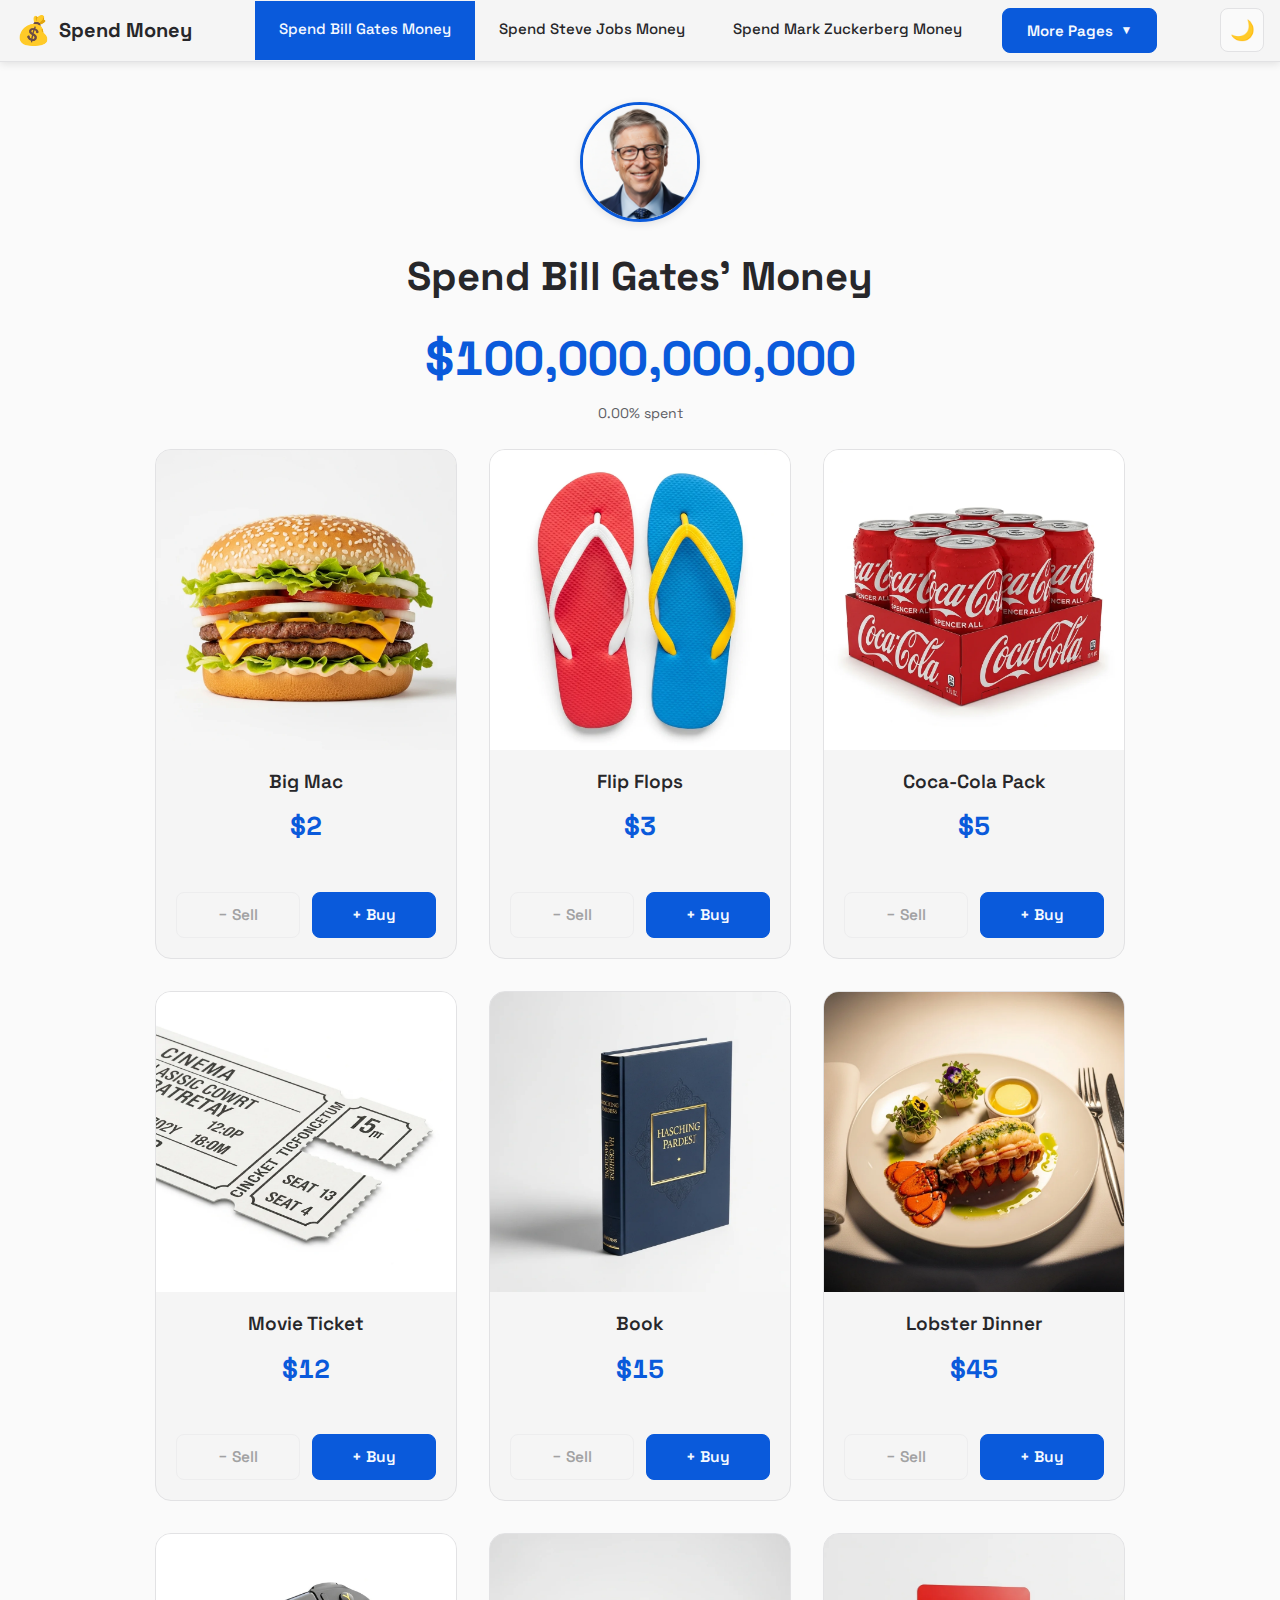
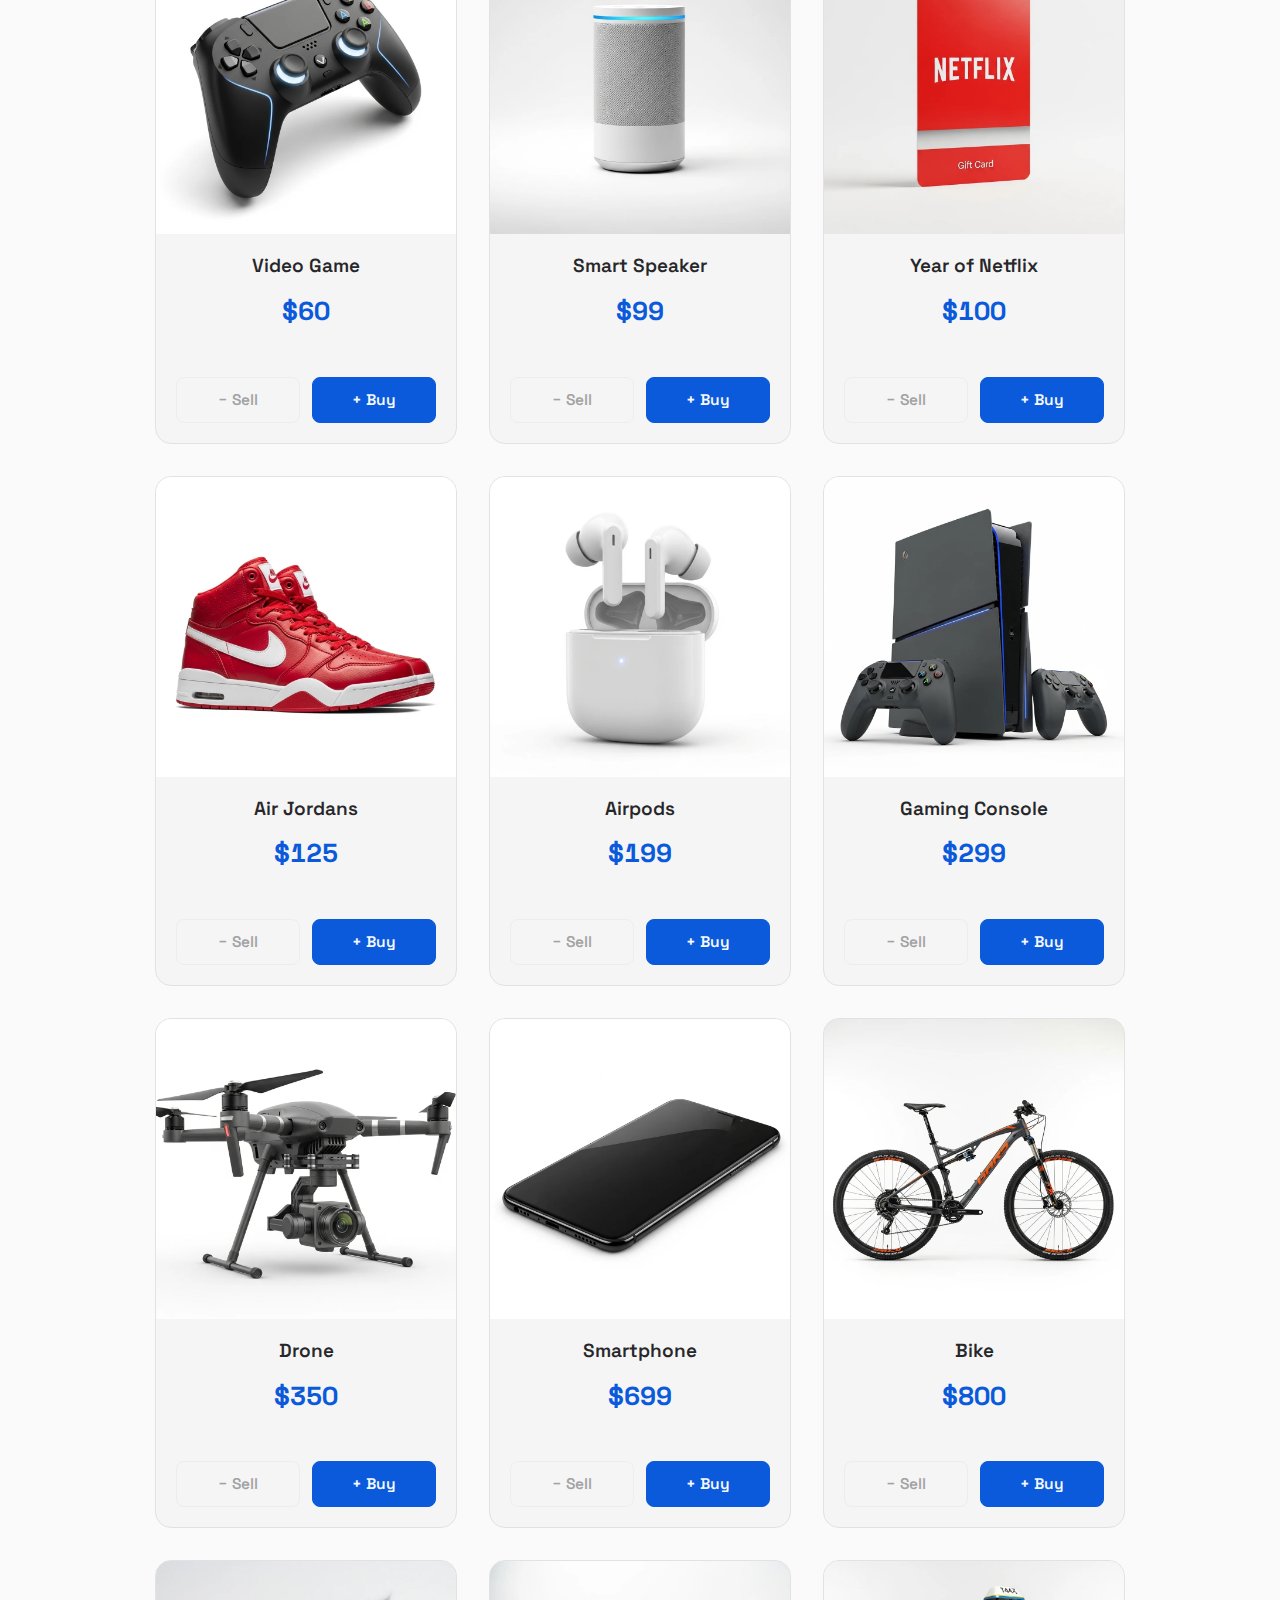
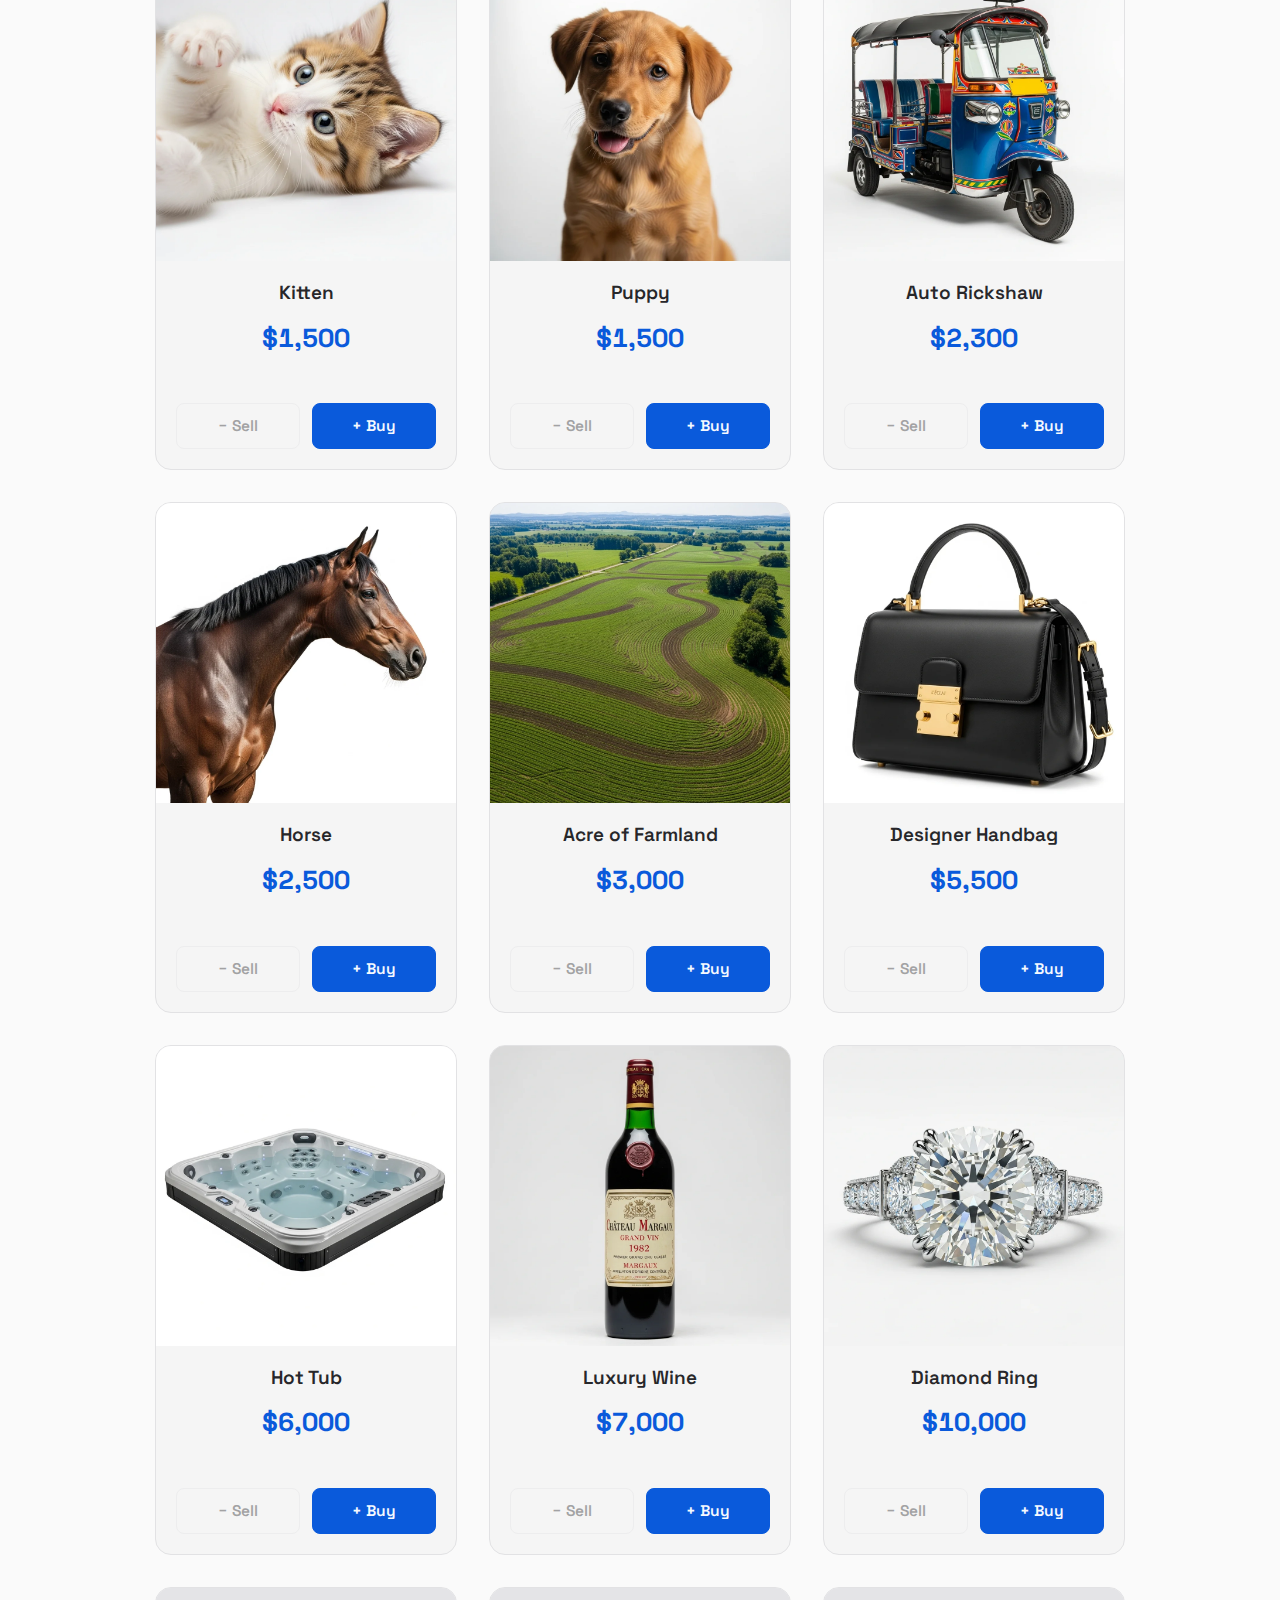
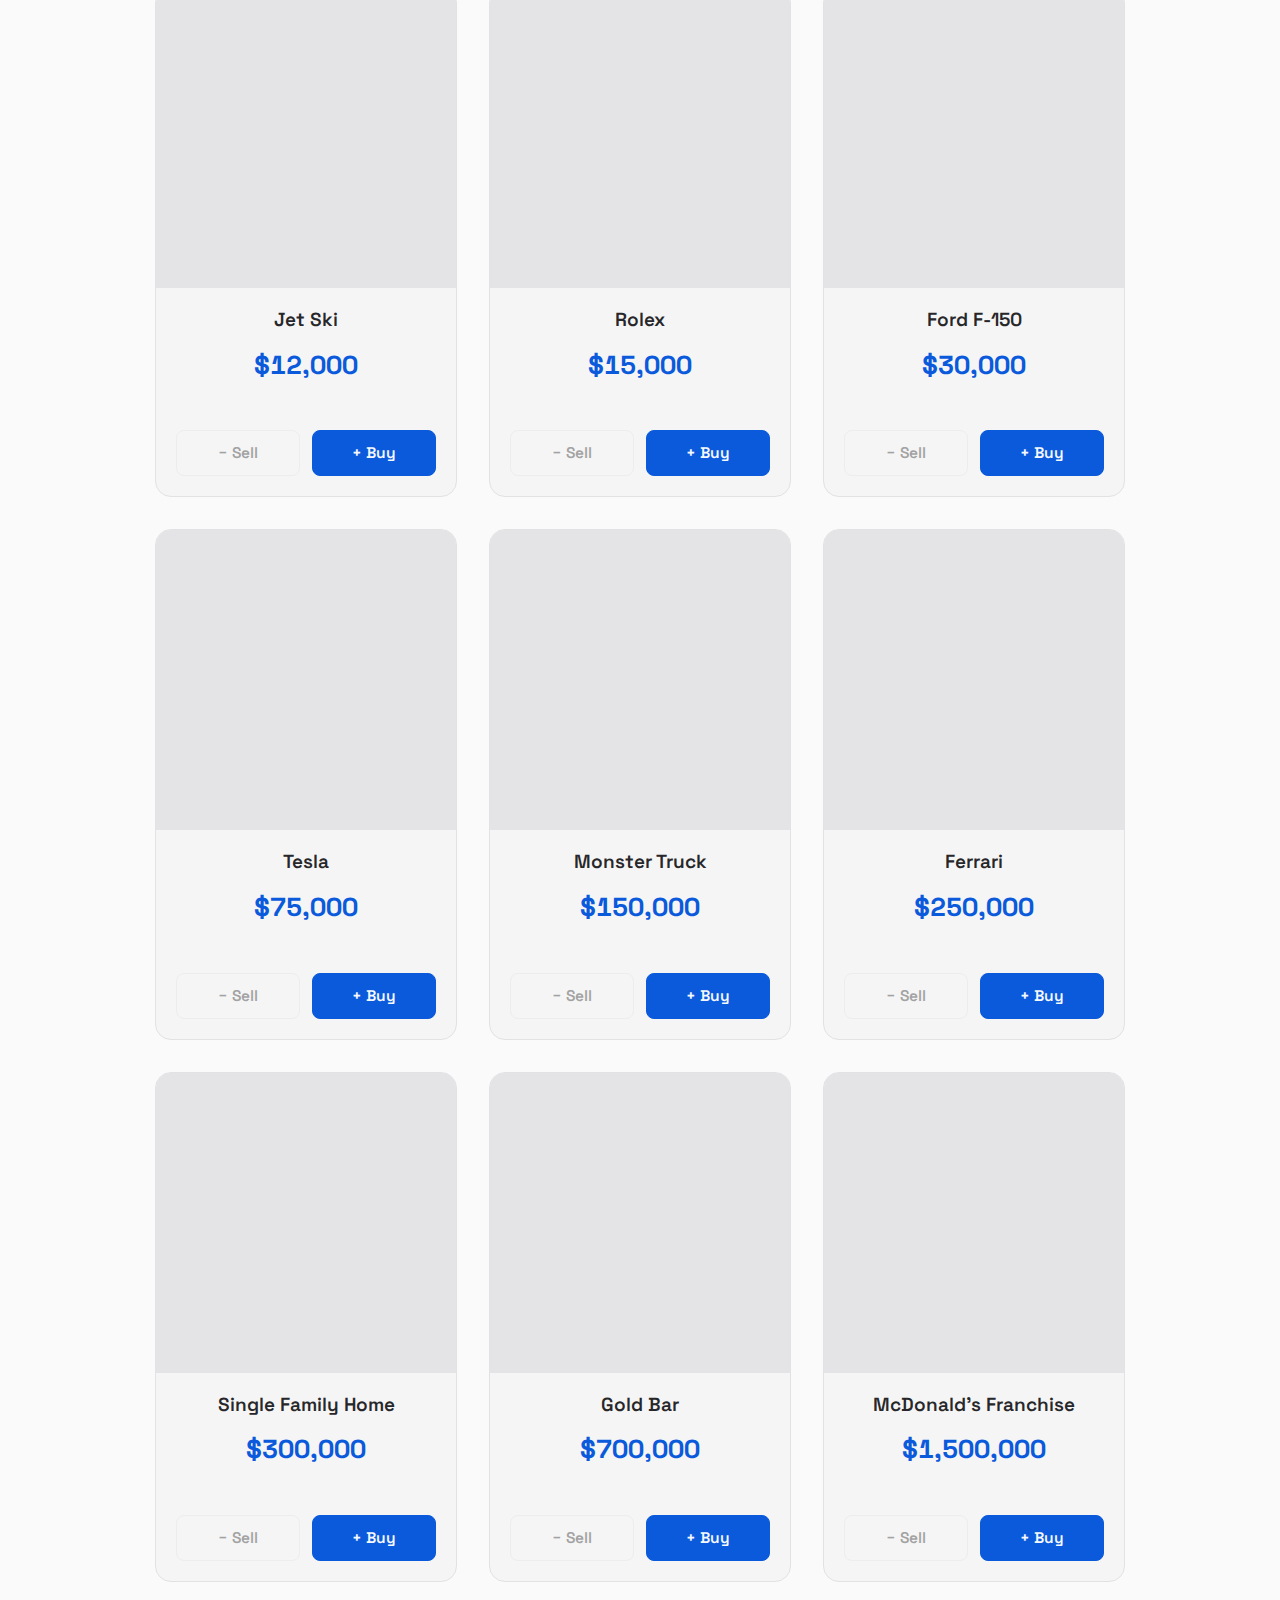
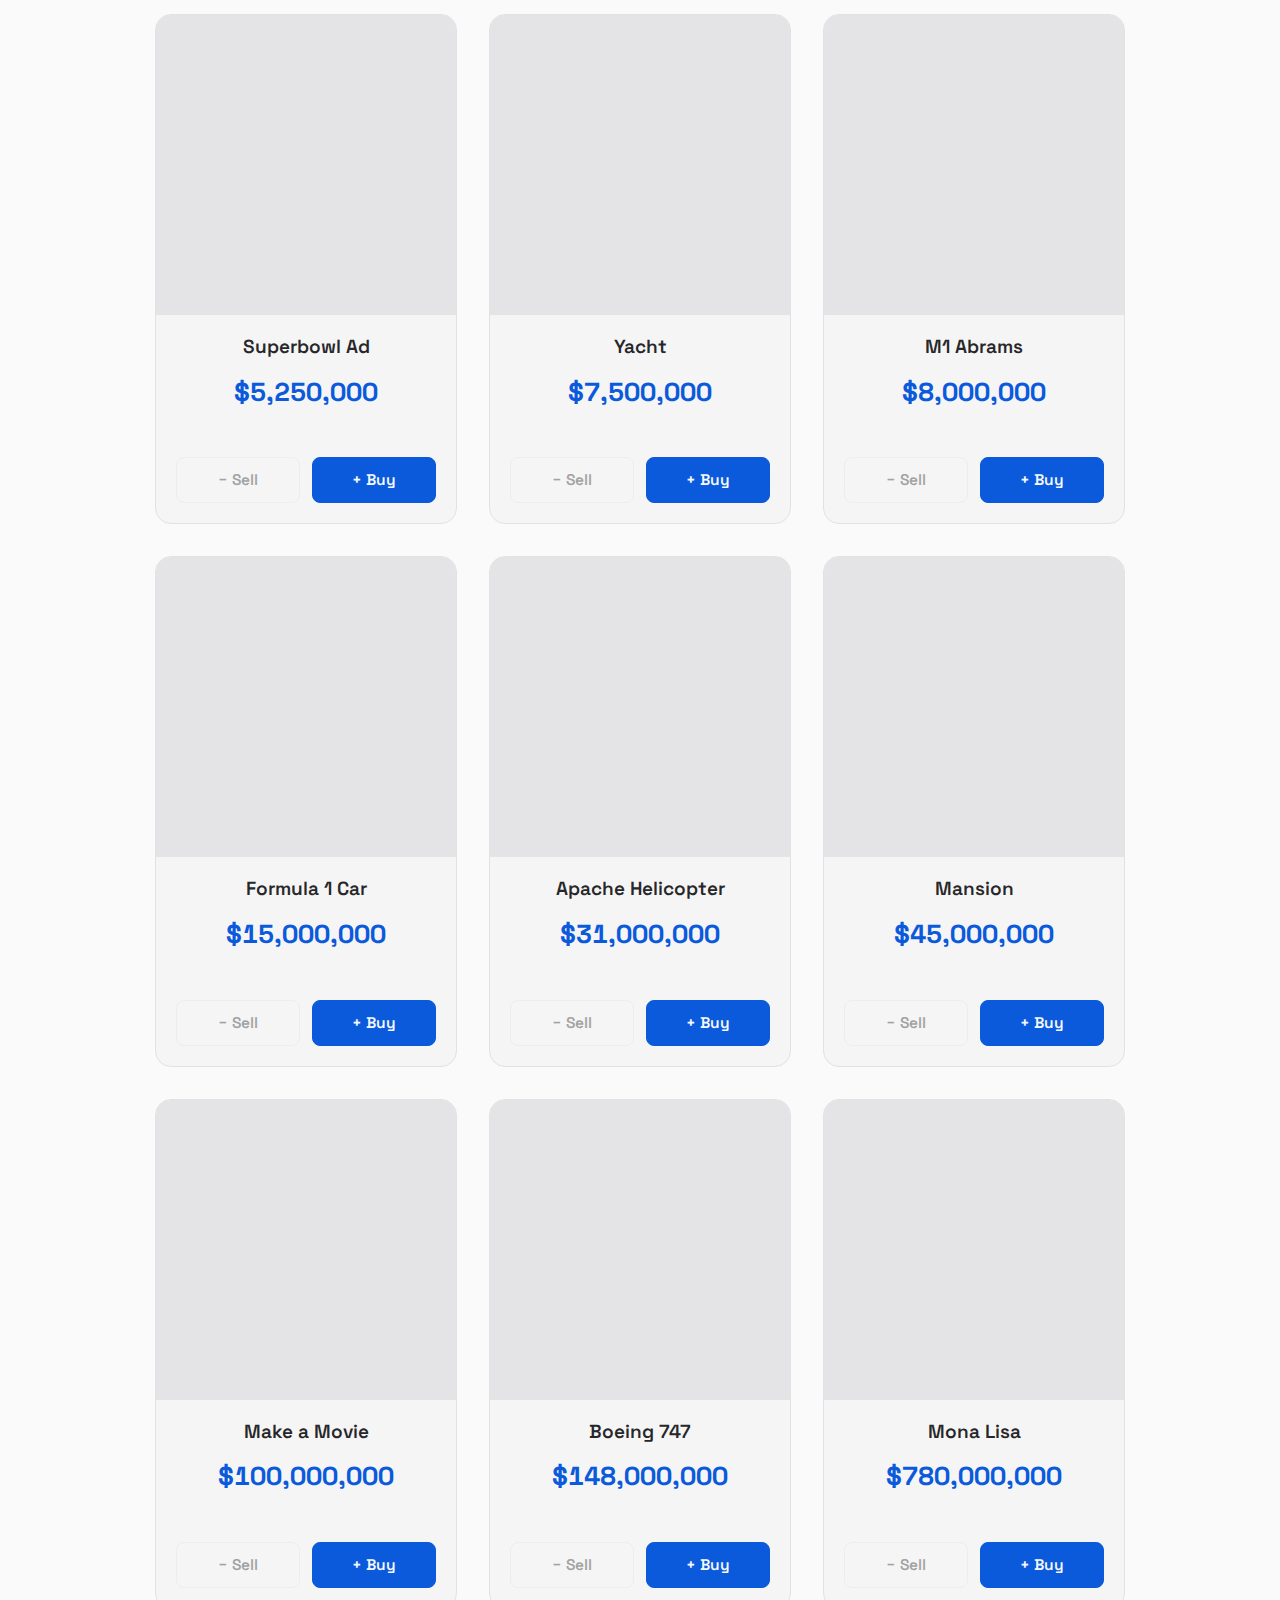
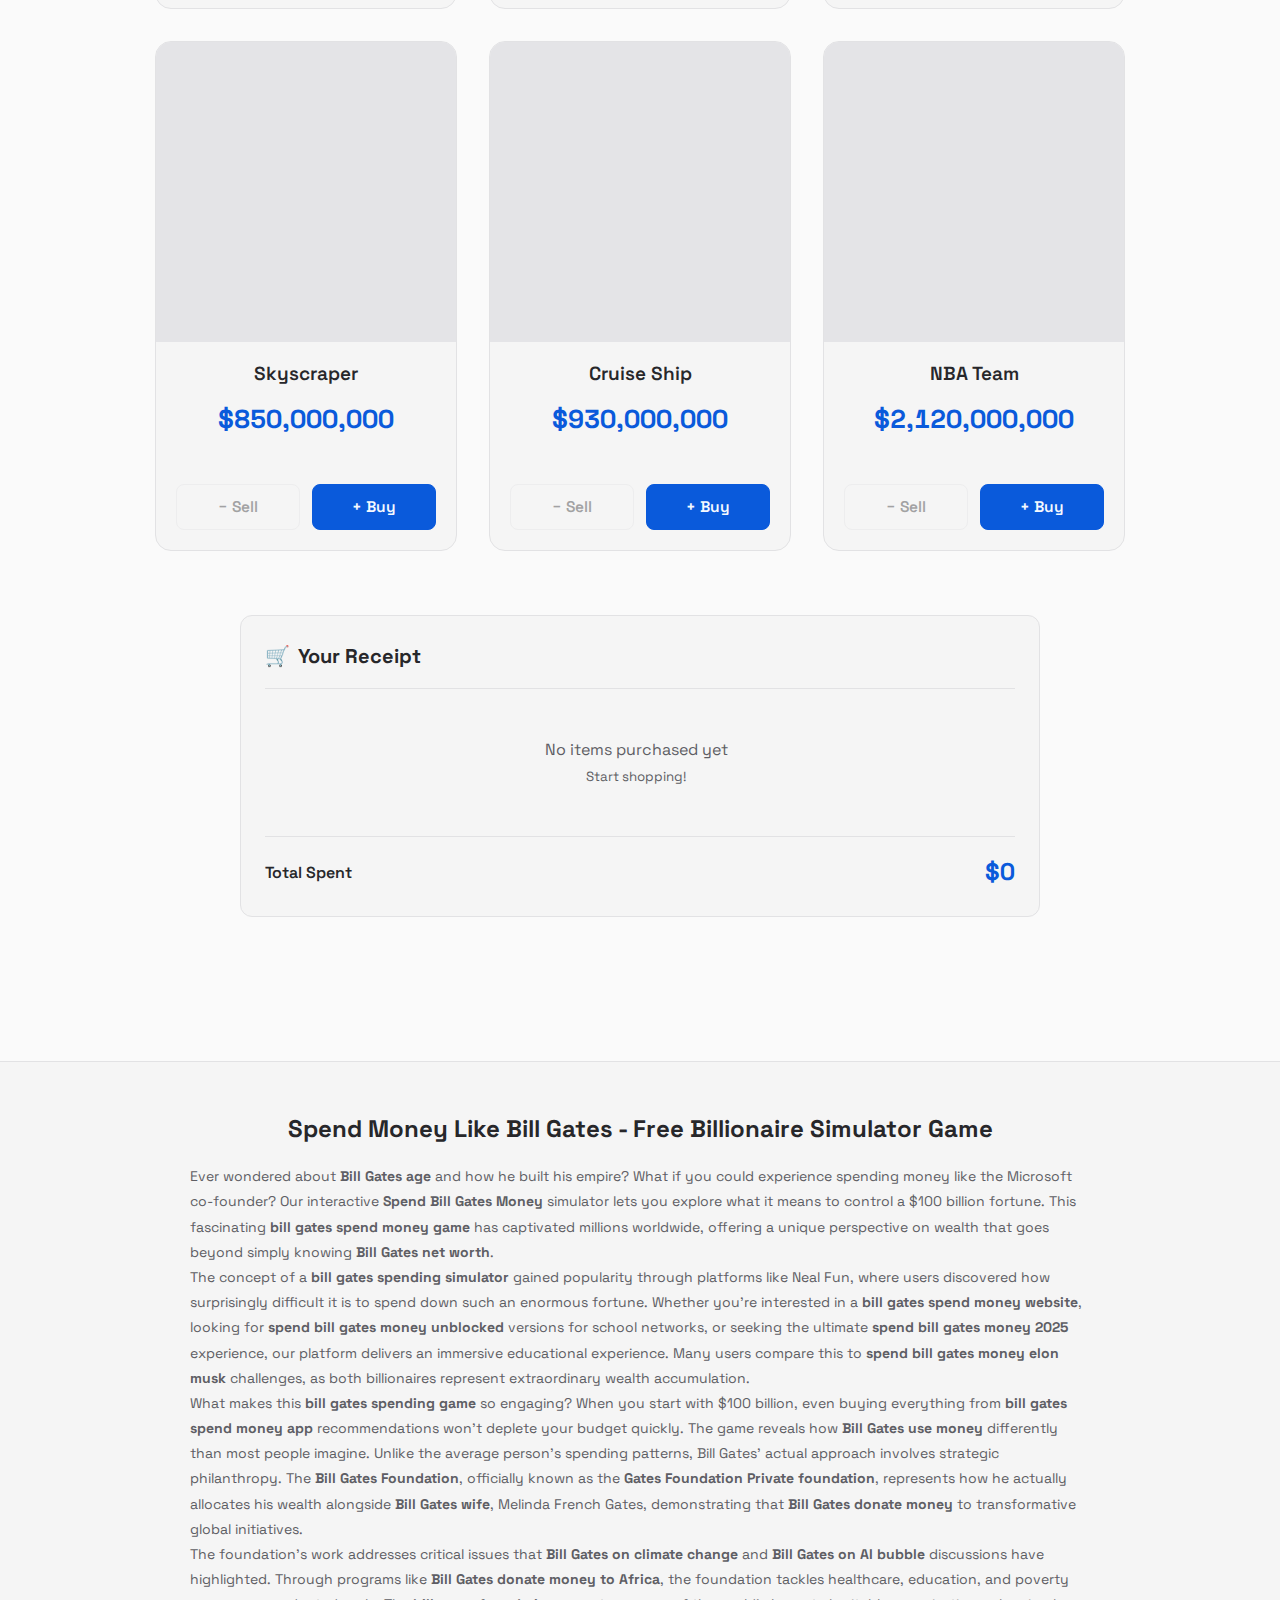
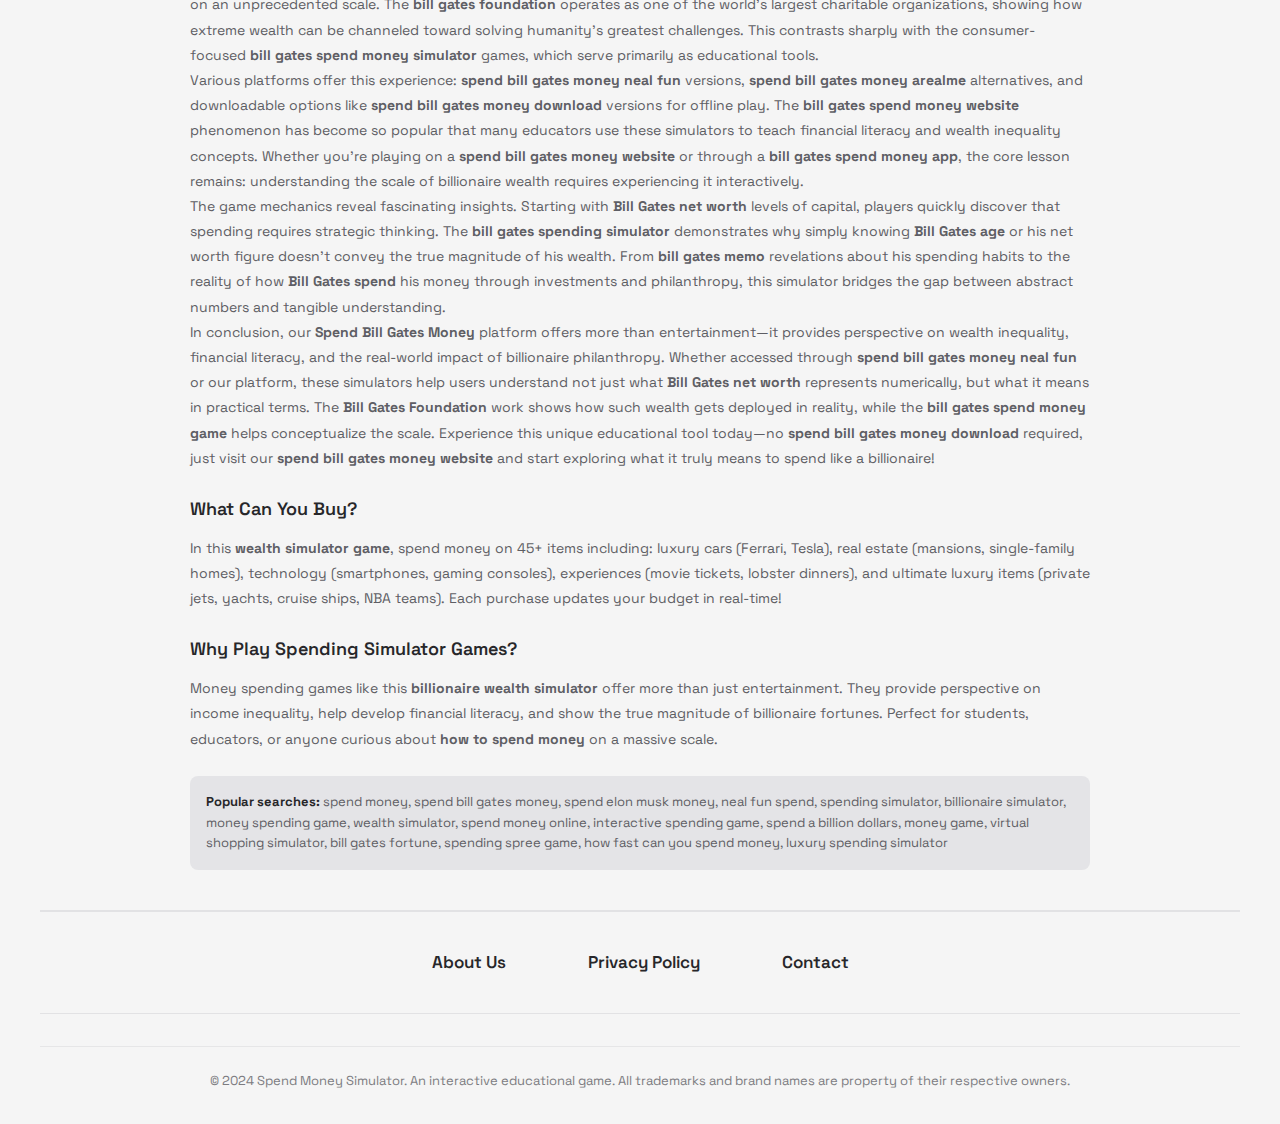
<file: index.html>
<!doctype html>
<html lang="en">
    <head>
        <meta charset="UTF-8" />
        <meta name="viewport" content="width=device-width, initial-scale=1.0" />

        <!-- SEO Meta Tags -->
        <title>
            Spend Bill Gates Money - Neal Fun Game | How Fast Can You Spend $100 Billion Online
        </title>
        <meta
            name="description"
            content="Try to spend Bill Gates money! Play the popular Neal Fun spend Bill Gates money game - how fast can you spend $100 billion? Spend Bill Gates money unblocked free online. Experience how difficult it is to spend all of Bill Gates money in this addictive spending simulator game. Can you spend Bill Gates money? Play now!"
        />
        <meta
            name="keywords"
            content="spend bill gates money, neal fun spend bill gates money, how fast can you spend bill gates money, try to spend bill gates money, can you spend bill gates money, spend bill gates money unblocked, spend bill gates money game, spend all bill gates money, spend bill gates money app, spend bill gates money apk, spend bill gates money mod apk, spend all of bill gates money, spend bill gates money neal fun, spend bill gates money arealme, spend bill gates money unblocked 76, spend bill gates money 2025, spend bill gates money 2024, spend bill gates money online, spend bill gates money game download, how would you spend bill gates money, spend bill gates money speedrun, spend bill gates money website, bored button spend bill gates money, spend bill gates money google, spend bill gates money github"
        />
        <meta name="author" content="Spending Simulator" />
        <meta name="robots" content="index, follow" />

        <!-- Open Graph Meta Tags for Social Media -->
        <meta
            property="og:title"
            content="Spend Bill Gates Money - Neal Fun Game | How Fast Can You Spend $100 Billion"
        />
        <meta
            property="og:description"
            content="Try to spend Bill Gates money! Play the popular Neal Fun spend Bill Gates money game - how fast can you spend $100 billion? Spend Bill Gates money unblocked free online. Can you spend all of Bill Gates money? Play now!"
        />
        <meta property="og:type" content="website" />
        <meta property="og:url" content="https://spendbillgatesmoney.online" />
        <meta property="og:image" content="https://spendbillgatesmoney.online/images/Bill_Gates_portrait_937eb0e3.webp" />
        <meta property="og:image:width" content="1200" />
        <meta property="og:image:height" content="630" />
        <meta property="og:locale" content="en_US" />
        <meta property="og:site_name" content="Spend Bill Gates Money Simulator" />

        <!-- Twitter Card Meta Tags -->
        <meta name="twitter:card" content="summary_large_image" />
        <meta
            name="twitter:title"
            content="Spend Bill Gates Money - Neal Fun Game | How Fast Can You Spend $100B?"
        />
        <meta
            name="twitter:description"
            content="Try to spend Bill Gates money! Play Neal Fun spend Bill Gates money game - how fast can you spend $100 billion? Spend Bill Gates money unblocked free. Can you spend all of Bill Gates money? Play now!"
        />
        <meta name="twitter:image" content="https://spendbillgatesmoney.online/images/Bill_Gates_portrait_937eb0e3.webp" />
        <meta name="twitter:site" content="@SpendMoneySim" />
        <meta name="twitter:creator" content="@SpendMoneySim" />

        <!-- Favicon -->
        <link rel="icon" type="image/svg+xml" href="/favicon.svg" />
        <link rel="icon" type="image/png" href="/favicon.svg" />
        <link rel="apple-touch-icon" href="/favicon.svg" />

        <!-- Canonical URL -->
        <link rel="canonical" href="https://spendbillgatesmoney.online" />
        
        <!-- Preconnect for Performance -->
        <link rel="dns-prefetch" href="https://fonts.googleapis.com" />
        <link rel="dns-prefetch" href="https://fonts.gstatic.com" />
        
        <!-- Theme Color -->
        <meta name="theme-color" content="#2563eb" />
        <meta name="msapplication-TileColor" content="#2563eb" />
        
        <!-- Additional SEO Meta Tags -->
        <meta name="language" content="English" />
        <meta name="revisit-after" content="7 days" />
        <meta name="rating" content="general" />
        <meta name="distribution" content="global" />

        <!-- Google Fonts -->
        <link rel="preconnect" href="https://fonts.googleapis.com" />
        <link rel="preconnect" href="https://fonts.gstatic.com" crossorigin />
        <link
            href="https://fonts.googleapis.com/css2?family=Space+Grotesk:wght@400;500;600;700&display=swap"
            rel="stylesheet"
        />

        <!-- Stylesheet -->
        <link rel="stylesheet" href="styles.css" />
        
        <!-- Structured Data (Schema.org JSON-LD) -->
        <script type="application/ld+json">
        {
            "@context": "https://schema.org",
            "@type": "WebApplication",
            "name": "Spend Bill Gates' Money - Billionaire Spending Simulator",
            "alternateName": ["Spend Money Game", "Billionaire Simulator", "Wealth Spending Game", "Neal Fun Alternative"],
            "description": "Free interactive billionaire spending simulator game. Spend $100 billion on luxury items, real estate, vehicles, and more. Experience what it's like to spend money like Bill Gates. Similar to neal.fun spend game.",
            "url": "https://spendbillgatesmoney.online",
            "applicationCategory": "GameApplication",
            "genre": ["Simulation", "Educational", "Entertainment", "Financial", "Strategy"],
            "keywords": "spend money, billionaire simulator, spending game, neal fun, wealth simulator, money game, spend bill gates money, financial game",
            "operatingSystem": "Any",
            "offers": {
                "@type": "Offer",
                "price": "0",
                "priceCurrency": "USD",
                "availability": "https://schema.org/InStock"
            },
            "aggregateRating": {
                "@type": "AggregateRating",
                "ratingValue": "4.8",
                "ratingCount": "15234",
                "bestRating": "5",
                "worstRating": "1"
            },
            "creator": {
                "@type": "Organization",
                "name": "Spending Simulator",
                "url": "https://spendbillgatesmoney.online"
            },
            "browserRequirements": "Requires JavaScript. Requires HTML5.",
            "inLanguage": "en-US",
            "isAccessibleForFree": true,
            "potentialAction": {
                "@type": "PlayAction",
                "target": {
                    "@type": "EntryPoint",
                    "urlTemplate": "https://spendbillgatesmoney.online",
                    "actionPlatform": [
                        "http://schema.org/DesktopWebPlatform",
                        "http://schema.org/MobileWebPlatform"
                    ]
                }
            }
        }
        </script>
        
        <script type="application/ld+json">
        {
            "@context": "https://schema.org",
            "@type": "BreadcrumbList",
            "itemListElement": [{
                "@type": "ListItem",
                "position": 1,
                "name": "Home",
                "item": "https://spendbillgatesmoney.online"
            }]
        }
        </script>
        
        <script type="application/ld+json">
        {
            "@context": "https://schema.org",
            "@type": "FAQPage",
            "mainEntity": [
                {
                    "@type": "Question",
                    "name": "How do you spend Bill Gates' money?",
                    "acceptedAnswer": {
                        "@type": "Answer",
                        "text": "In this spending simulator game, you start with $100 billion (Bill Gates' fortune). Click the 'Buy' button on items you want to purchase. Your budget decreases with each purchase. You can also sell items by clicking 'Sell' to get money back. Try to spend all $100 billion!"
                    }
                },
                {
                    "@type": "Question",
                    "name": "Is this spending game free to play?",
                    "acceptedAnswer": {
                        "@type": "Answer",
                        "text": "Yes! This billionaire spending simulator is completely free to play. No downloads, no registration required. Just open it in your browser and start spending virtual money. It works on desktop, tablet, and mobile devices."
                    }
                },
                {
                    "@type": "Question",
                    "name": "What can you buy in this money spending simulator?",
                    "acceptedAnswer": {
                        "@type": "Answer",
                        "text": "You can buy 45+ items ranging from everyday purchases like Big Macs ($2) to extreme luxury items like NBA teams ($2.1 billion). Options include cars (Ferrari, Tesla), real estate (mansions, homes), technology (smartphones, gaming consoles), experiences (movie tickets, dinners), and big-ticket items (private jets, yachts, cruise ships, islands)."
                    }
                },
                {
                    "@type": "Question",
                    "name": "How is this different from Neal.fun spend?",
                    "acceptedAnswer": {
                        "@type": "Answer",
                        "text": "Similar to neal.fun's popular spending game, our billionaire simulator lets you spend a fortune on various items. We offer 45+ items to purchase, real-time budget tracking, a receipt system to track your purchases, and a beautiful interface with dark mode. Both games help visualize the scale of billionaire wealth in an interactive way."
                    }
                },
                {
                    "@type": "Question",
                    "name": "Can you actually spend $100 billion?",
                    "acceptedAnswer": {
                        "@type": "Answer",
                        "text": "It's surprisingly difficult! Even buying the most expensive items like NBA teams, cruise ships, and skyscrapers, spending $100 billion requires many purchases. This demonstrates the enormous scale of billionaire wealth and how difficult it is to spend such massive amounts of money."
                    }
                }
            ]
        }
        </script>
    </head>
    <body>
        <!-- Header Section -->
        <header class="header">
            <nav
                class="nav-container"
                role="navigation"
                aria-label="Main navigation"
            >
                <div class="header-logo">
                    <span class="logo-icon">💰</span>
                    <span class="logo-text">Spend Money</span>
                </div>
                <button
                    class="mobile-menu-toggle"
                    id="mobileMenuToggle"
                    aria-label="Toggle mobile menu"
                    aria-expanded="false"
                >
                    <span></span>
                    <span></span>
                    <span></span>
                </button>
                <div class="nav-menu-wrapper">
                    <div class="nav-menu" id="navMenu">
                        <a href="index.html" class="nav-link">Spend Bill Gates Money</a>
                        <a href="Spend Steve Jobs Money/index.html" class="nav-link">Spend Steve Jobs Money</a>
                        <a href="Spend Mark Zuckerberg Money/index.html" class="nav-link">Spend Mark Zuckerberg Money</a>
                    </div>
                    <div class="dropdown-wrapper">
                        <button
                            class="dropdown-toggle"
                            id="dropdownToggle"
                            aria-label="Toggle navigation menu"
                            aria-expanded="false"
                            aria-haspopup="true"
                        >
                            <span class="dropdown-text">More Pages</span>
                            <span class="dropdown-icon">▼</span>
                        </button>
                        <div class="dropdown-menu" id="dropdownMenu" role="menu">
                            <!-- Dropdown items will be populated by JavaScript -->
                        </div>
                    </div>
                </div>
                <button
                    class="theme-toggle"
                    id="themeToggle"
                    aria-label="Toggle dark mode"
                >
                    <span class="sun-icon">☀️</span>
                    <span class="moon-icon">🌙</span>
                </button>
            </nav>
        </header>

        <!-- Main Content -->
        <main class="main-content" role="main">
            <!-- Hero Section -->
            <section class="hero-section" aria-labelledby="hero-title">
                <div class="billionaire-avatar">
                    <img
                        src="images/Bill_Gates_portrait_937eb0e3.webp"
                        alt="Bill Gates - Spend billionaire money simulator game - Experience spending $100 billion fortune online"
                        class="avatar-image"
                        title="Bill Gates Money Spending Game"
                    />
                </div>
                <h1 id="hero-title" class="hero-title">
                    <span class="sr-only">Spend Money Like a Billionaire - </span>Spend Bill Gates' Money
                </h1>
                <div class="budget-display">
                    <p
                        class="current-budget"
                        id="currentBudget"
                        aria-live="polite"
                        aria-atomic="true"
                    >
                        $100,000,000,000
                    </p>
                    <p class="budget-info">
                        <span id="percentageSpent">0.00</span>% spent
                    </p>
                </div>
            </section>

            <!-- Shopping Grid Section -->
            <section class="shopping-container">
                <div
                    class="items-grid"
                    id="itemsGrid"
                    role="list"
                    aria-label="Available items for purchase"
                >
                    <!-- Items will be dynamically generated here -->
                </div>

                <!-- Receipt Sidebar -->
                <aside
                    class="receipt-sidebar"
                    role="complementary"
                    aria-labelledby="receipt-title"
                >
                    <article class="receipt-card">
                        <header class="receipt-header">
                            <h2 id="receipt-title">
                                <span class="cart-icon">🛒</span>
                                Your Receipt
                            </h2>
                        </header>
                        <div class="receipt-divider"></div>
                        <div class="receipt-content" id="receiptContent">
                            <p class="empty-receipt">
                                No items purchased yet<br /><small
                                    >Start shopping!</small
                                >
                            </p>
                        </div>
                        <div class="receipt-divider"></div>
                        <footer class="receipt-footer">
                            <div class="total-row">
                                <span class="total-label">Total Spent</span>
                                <span class="total-amount" id="totalSpent"
                                    >$0</span
                                >
                            </div>
                        </footer>
                    </article>
                </aside>
            </section>
        </main>

        <!-- Footer Section -->
        <footer class="footer" role="contentinfo">
            <div class="footer-content">
                <h2 class="footer-heading">Spend Money Like Bill Gates - Free Billionaire Simulator Game</h2>
                <div class="footer-description">
                    <p>Ever wondered about <strong>Bill Gates age</strong> and how he built his empire? What if you could experience spending money like the Microsoft co-founder? Our interactive <strong>Spend Bill Gates Money</strong> simulator lets you explore what it means to control a $100 billion fortune. This fascinating <strong>bill gates spend money game</strong> has captivated millions worldwide, offering a unique perspective on wealth that goes beyond simply knowing <strong>Bill Gates net worth</strong>.</p>

                    <p>The concept of a <strong>bill gates spending simulator</strong> gained popularity through platforms like Neal Fun, where users discovered how surprisingly difficult it is to spend down such an enormous fortune. Whether you're interested in a <strong>bill gates spend money website</strong>, looking for <strong>spend bill gates money unblocked</strong> versions for school networks, or seeking the ultimate <strong>spend bill gates money 2025</strong> experience, our platform delivers an immersive educational experience. Many users compare this to <strong>spend bill gates money elon musk</strong> challenges, as both billionaires represent extraordinary wealth accumulation.</p>

                    <p>What makes this <strong>bill gates spending game</strong> so engaging? When you start with $100 billion, even buying everything from <strong>bill gates spend money app</strong> recommendations won't deplete your budget quickly. The game reveals how <strong>Bill Gates use money</strong> differently than most people imagine. Unlike the average person's spending patterns, Bill Gates' actual approach involves strategic philanthropy. The <strong>Bill Gates Foundation</strong>, officially known as the <strong>Gates Foundation Private foundation</strong>, represents how he actually allocates his wealth alongside <strong>Bill Gates wife</strong>, Melinda French Gates, demonstrating that <strong>Bill Gates donate money</strong> to transformative global initiatives.</p>

                    <p>The foundation's work addresses critical issues that <strong>Bill Gates on climate change</strong> and <strong>Bill Gates on AI bubble</strong> discussions have highlighted. Through programs like <strong>Bill Gates donate money to Africa</strong>, the foundation tackles healthcare, education, and poverty on an unprecedented scale. The <strong>bill gates foundation</strong> operates as one of the world's largest charitable organizations, showing how extreme wealth can be channeled toward solving humanity's greatest challenges. This contrasts sharply with the consumer-focused <strong>bill gates spend money simulator</strong> games, which serve primarily as educational tools.</p>

                    <p>Various platforms offer this experience: <strong>spend bill gates money neal fun</strong> versions, <strong>spend bill gates money arealme</strong> alternatives, and downloadable options like <strong>spend bill gates money download</strong> versions for offline play. The <strong>bill gates spend money website</strong> phenomenon has become so popular that many educators use these simulators to teach financial literacy and wealth inequality concepts. Whether you're playing on a <strong>spend bill gates money website</strong> or through a <strong>bill gates spend money app</strong>, the core lesson remains: understanding the scale of billionaire wealth requires experiencing it interactively.</p>

                    <p>The game mechanics reveal fascinating insights. Starting with <strong>Bill Gates net worth</strong> levels of capital, players quickly discover that spending requires strategic thinking. The <strong>bill gates spending simulator</strong> demonstrates why simply knowing <strong>Bill Gates age</strong> or his net worth figure doesn't convey the true magnitude of his wealth. From <strong>bill gates memo</strong> revelations about his spending habits to the reality of how <strong>Bill Gates spend</strong> his money through investments and philanthropy, this simulator bridges the gap between abstract numbers and tangible understanding.</p>

                    <p>In conclusion, our <strong>Spend Bill Gates Money</strong> platform offers more than entertainment—it provides perspective on wealth inequality, financial literacy, and the real-world impact of billionaire philanthropy. Whether accessed through <strong>spend bill gates money neal fun</strong> or our platform, these simulators help users understand not just what <strong>Bill Gates net worth</strong> represents numerically, but what it means in practical terms. The <strong>Bill Gates Foundation</strong> work shows how such wealth gets deployed in reality, while the <strong>bill gates spend money game</strong> helps conceptualize the scale. Experience this unique educational tool today—no <strong>spend bill gates money download</strong> required, just visit our <strong>spend bill gates money website</strong> and start exploring what it truly means to spend like a billionaire!</p>
                </div>
                <div class="footer-features">
                    <h3 class="footer-subheading">What Can You Buy?</h3>
                    <p>In this <strong>wealth simulator game</strong>, spend money on 45+ items including: luxury cars (Ferrari, Tesla), 
                    real estate (mansions, single-family homes), technology (smartphones, gaming consoles), experiences (movie tickets, lobster dinners), 
                    and ultimate luxury items (private jets, yachts, cruise ships, NBA teams). Each purchase updates your budget in real-time!</p>
                </div>
                <div class="footer-features">
                    <h3 class="footer-subheading">Why Play Spending Simulator Games?</h3>
                    <p>Money spending games like this <strong>billionaire wealth simulator</strong> offer more than just entertainment. They provide 
                    perspective on income inequality, help develop financial literacy, and show the true magnitude of billionaire fortunes. 
                    Perfect for students, educators, or anyone curious about <strong>how to spend money</strong> on a massive scale.</p>
                </div>
                <p class="footer-keywords">
                    <strong>Popular searches:</strong> spend money, spend bill gates money, spend elon musk money, neal fun spend, spending simulator, 
                    billionaire simulator, money spending game, wealth simulator, spend money online, interactive spending game, spend a billion dollars, 
                    money game, virtual shopping simulator, bill gates fortune, spending spree game, how fast can you spend money, luxury spending simulator
                </p>
                
                <!-- Footer Navigation Links -->
                <nav class="footer-links" aria-label="Footer navigation">
                    <a href="about-us.html">About Us</a>
                    <a href="privacy-policy.html">Privacy Policy</a>
                    <a href="contact.html">Contact</a>
                </nav>
                
                <p class="footer-copyright">
                    &copy; 2024 Spend Money Simulator. An interactive educational game. 
                    All trademarks and brand names are property of their respective owners.
                </p>
            </div>
        </footer>

        <!-- JavaScript -->
        <script src="script.js"></script>
    </body>
</html>
</file>
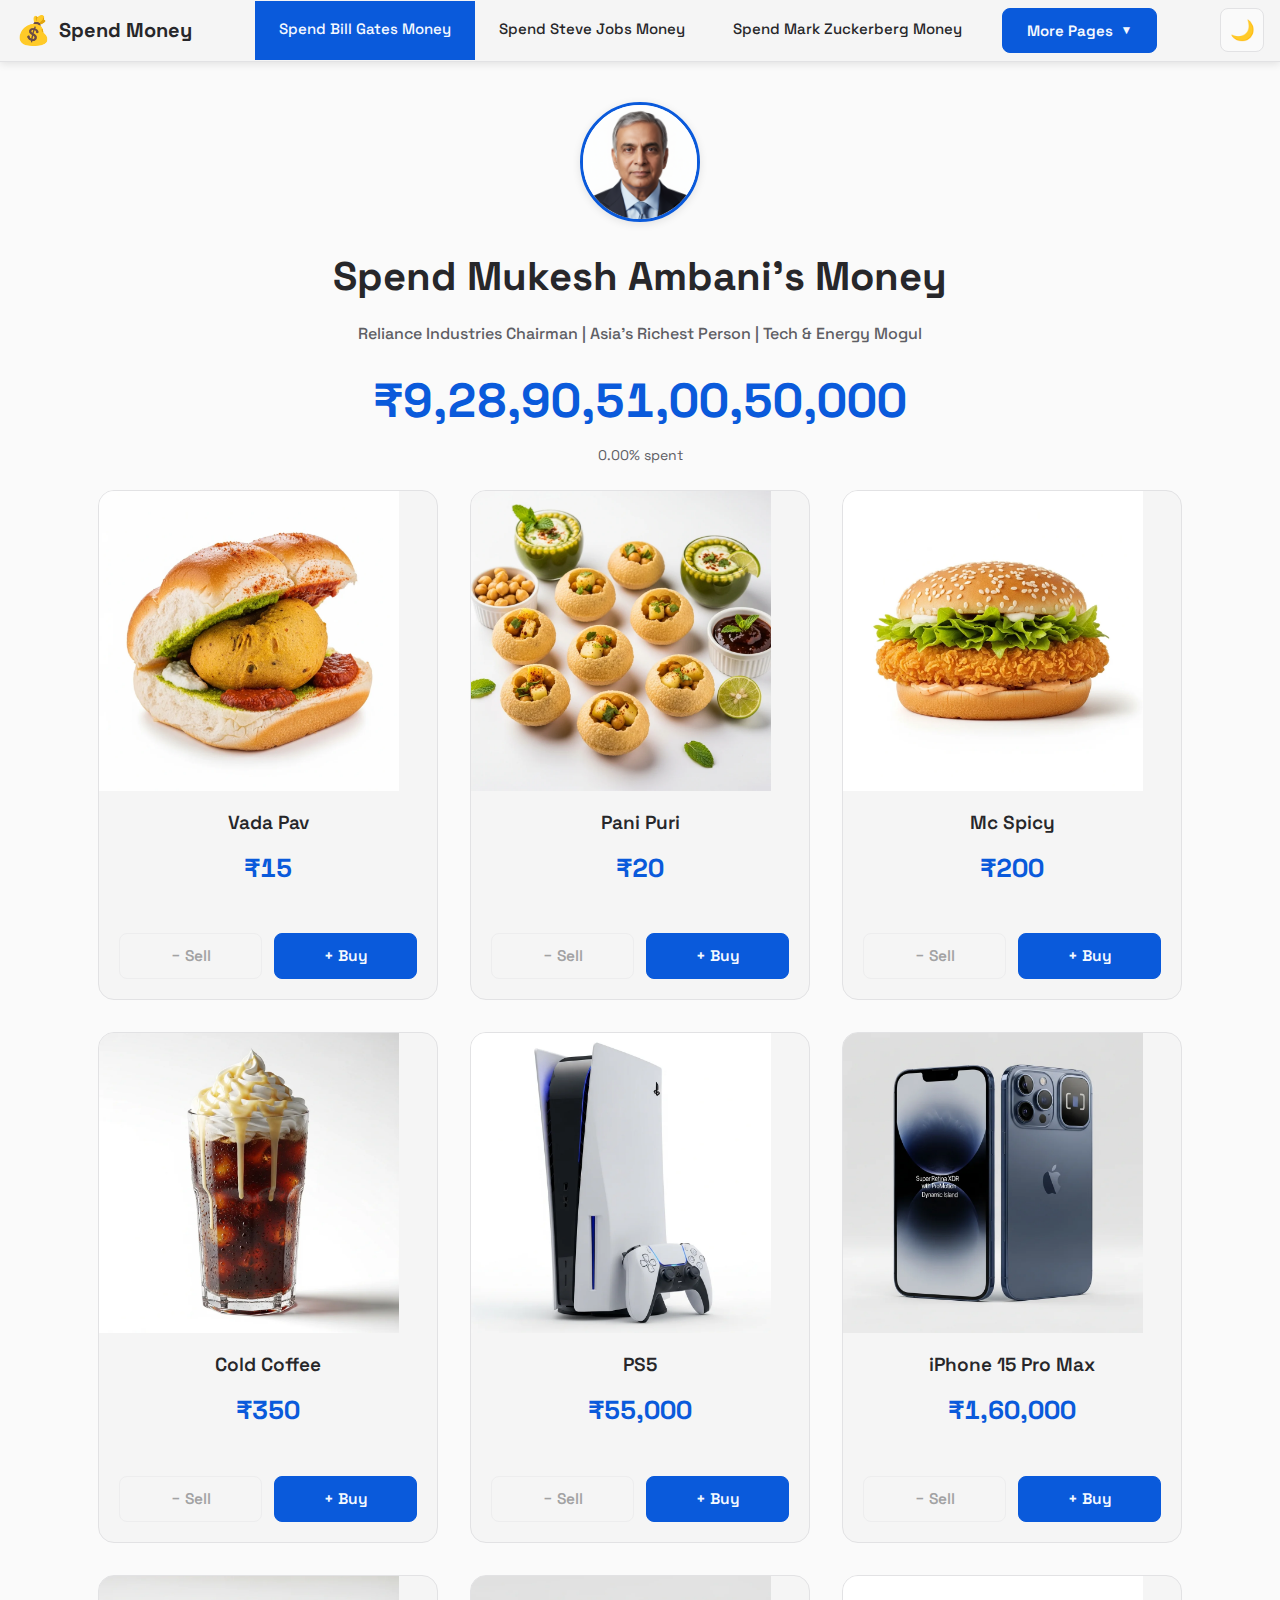
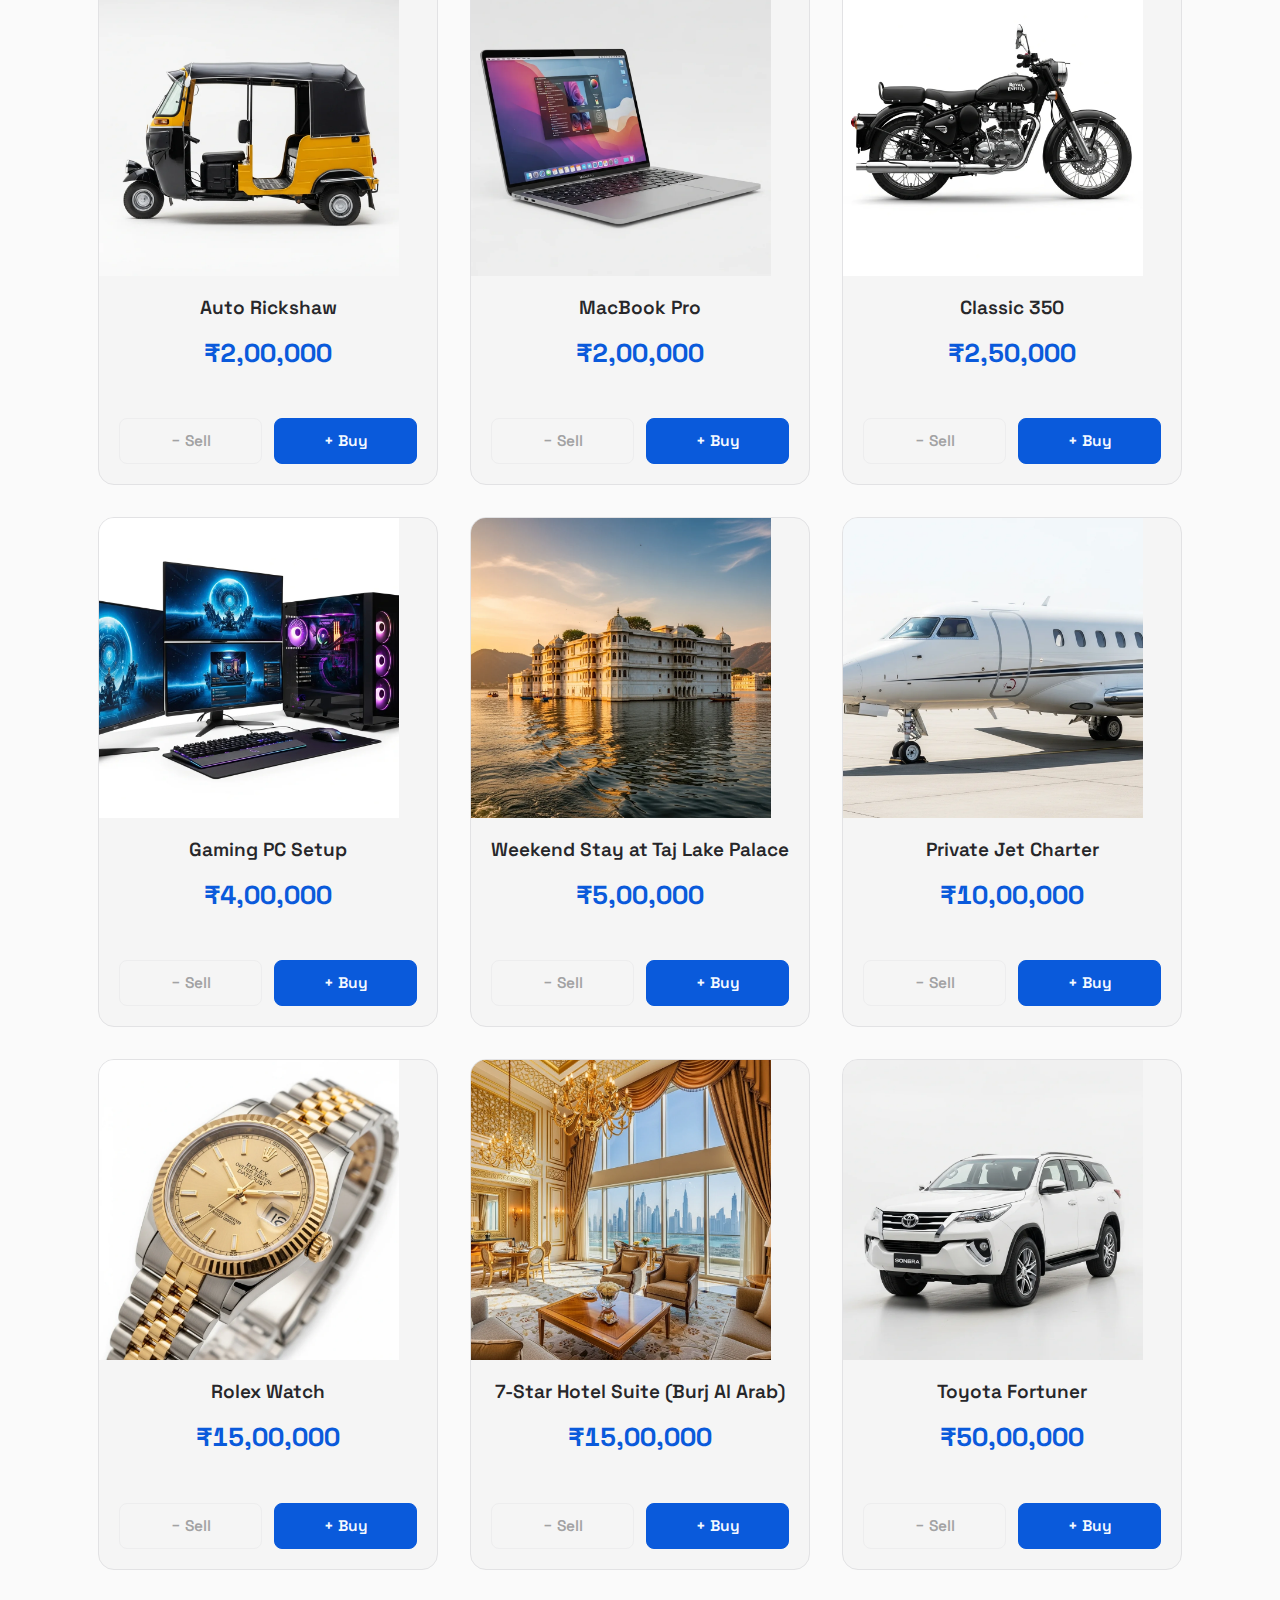
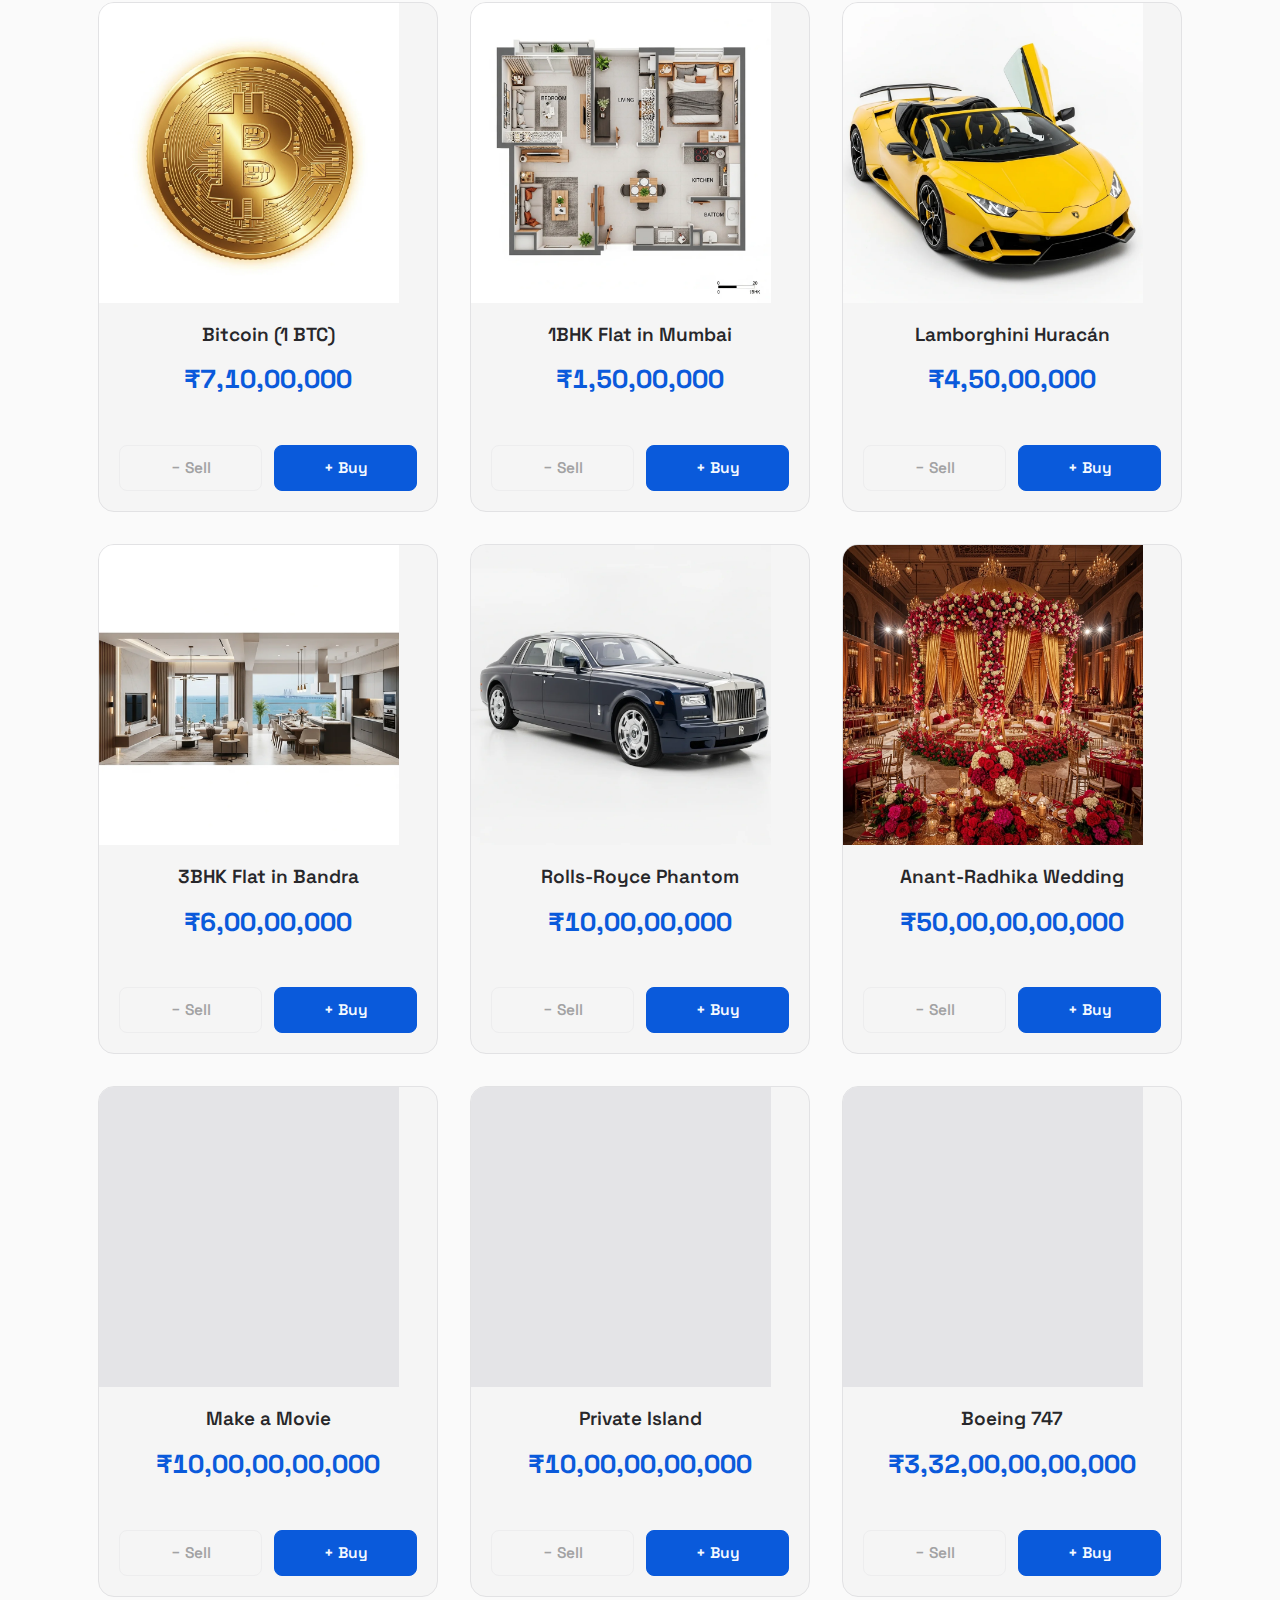
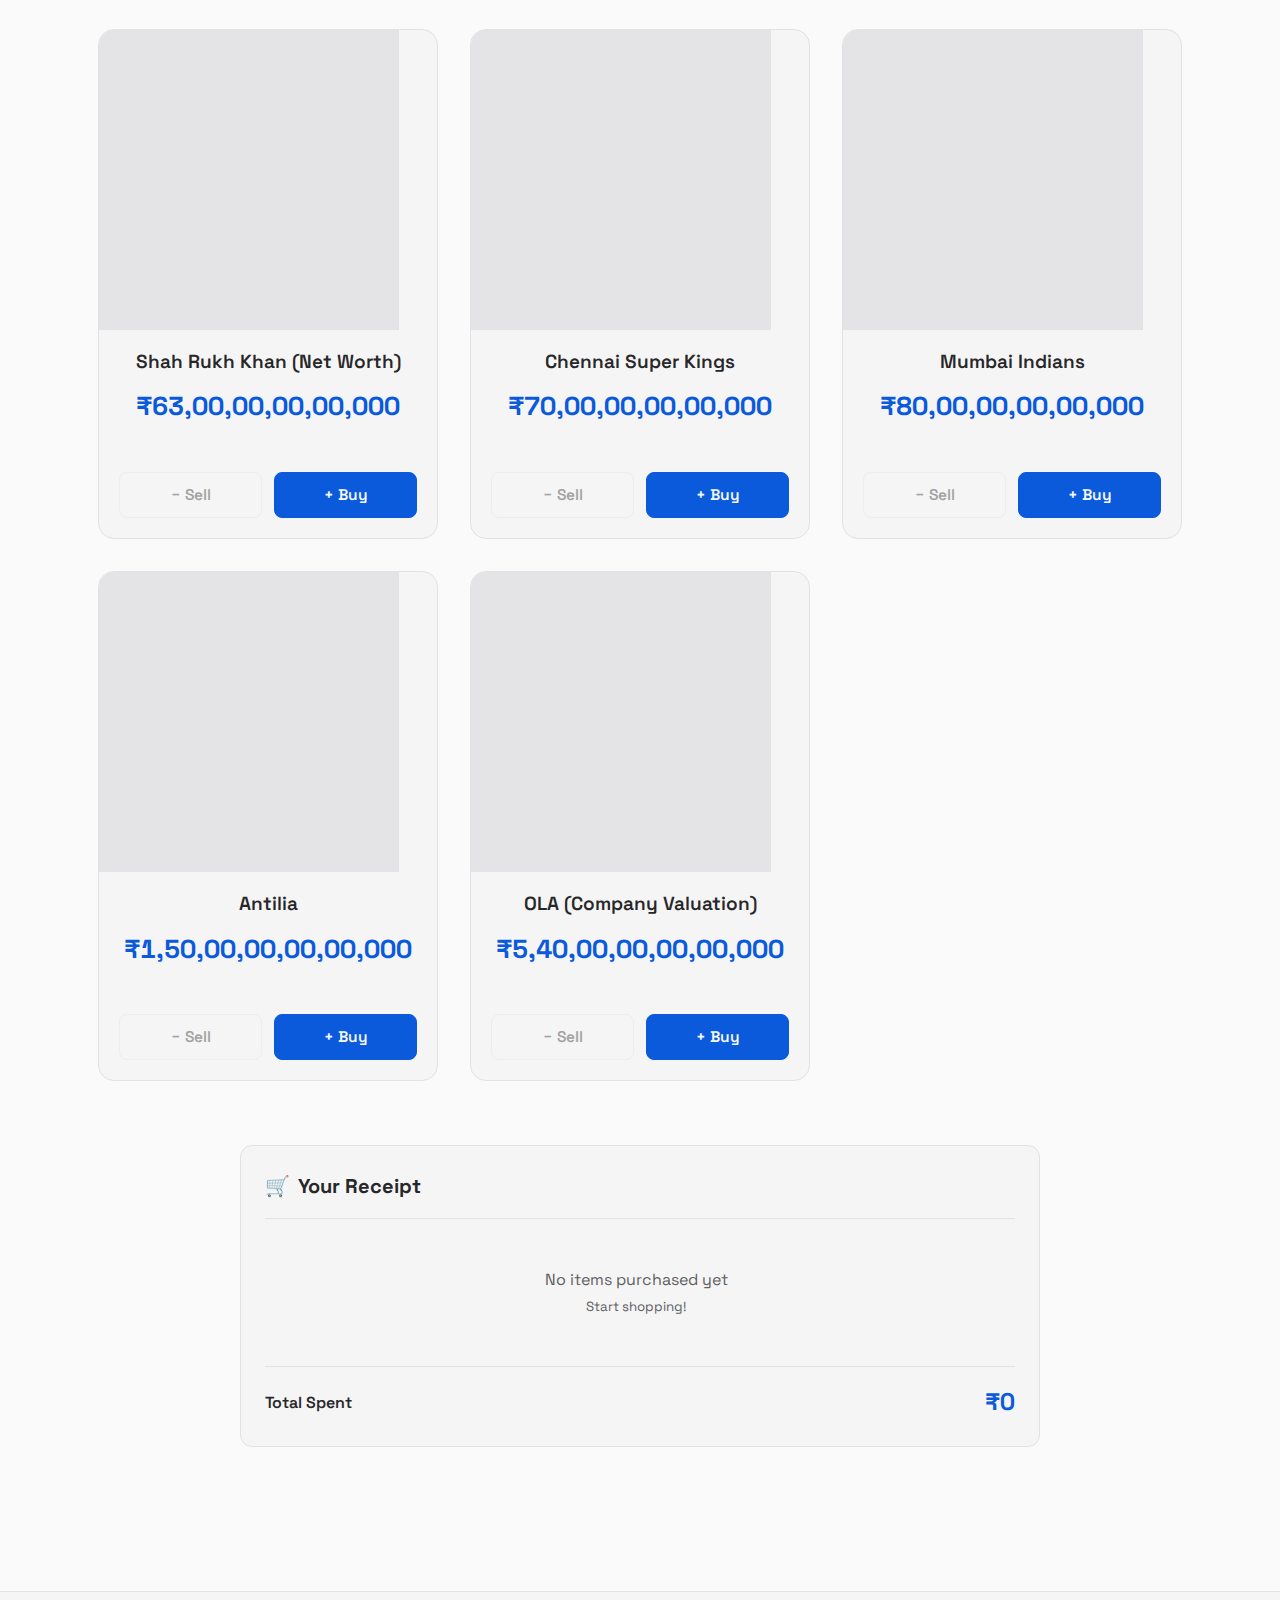
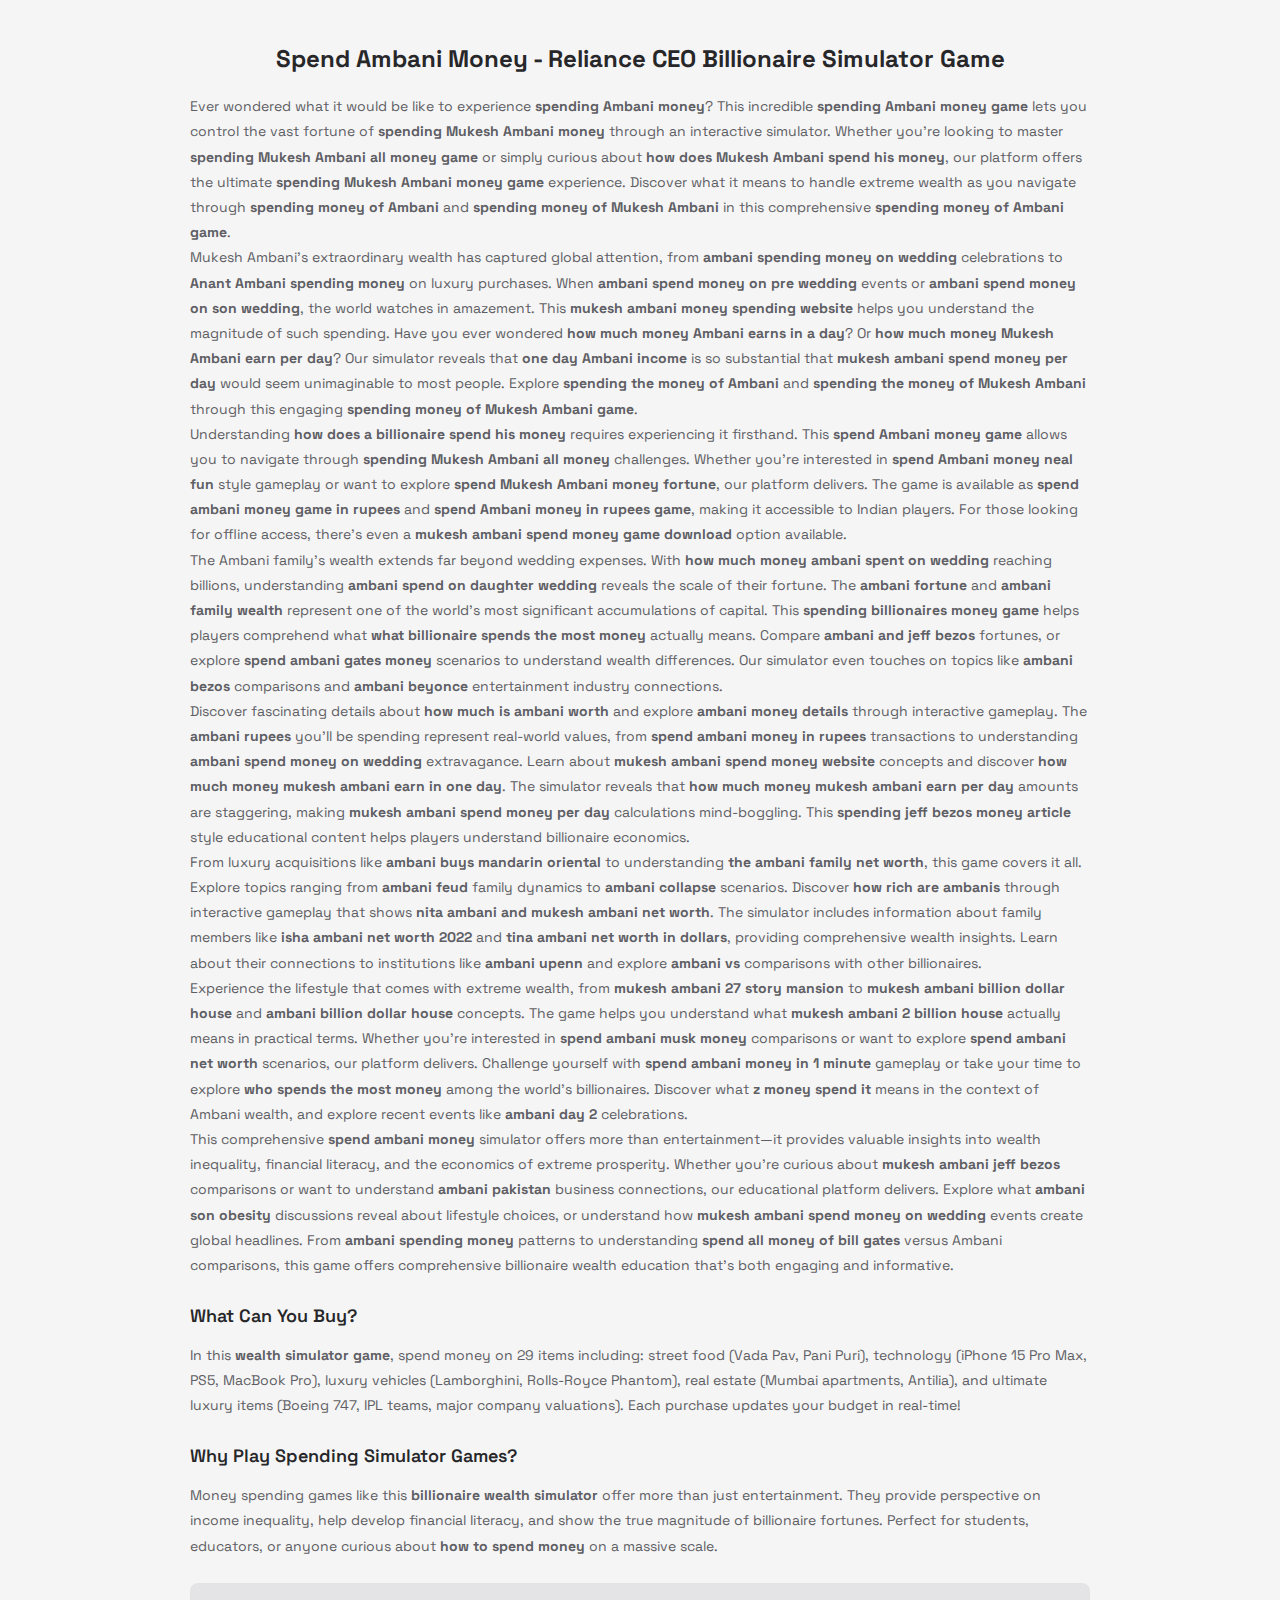
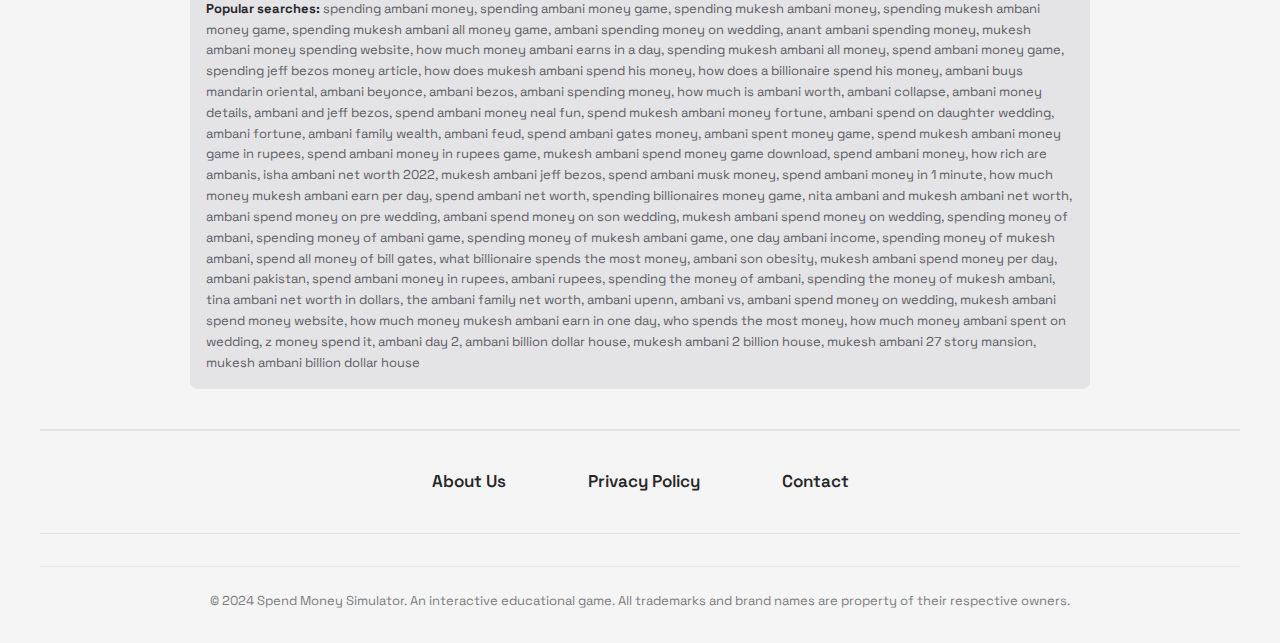
<file: Spend Ambani Money/index.html>
<!doctype html>
<html lang="en">
    <head>
        <meta charset="UTF-8" />
        <meta name="viewport" content="width=device-width, initial-scale=1.0" />

        <!-- SEO Meta Tags -->
        <title>
            Spend Mukesh Ambani Money Online - Experience What ₹92 Lakh Crores Can Buy | Free Billionaire Wealth Simulator
        </title>
        <meta
            name="description"
            content="Ever wondered what you'd buy with Mukesh Ambani's fortune? Our interactive billionaire simulator lets you spend ₹92 lakh crores on real luxury items - from vada pav to private islands. Discover how hard it actually is to spend a fortune this massive. Play the #1 wealth perspective game free, no download. Start your virtual shopping spree now!"
        />
        <meta
            name="keywords"
            content="spend money, spend mukesh ambani money, spend ambani money, neal fun, spending game, money spending simulator, billionaire simulator, wealth simulator, spend money game, how to spend money, interactive spending game, virtual shopping simulator, mukesh ambani fortune, money game online, spend a billion dollars, luxury spending game, wealth game, financial simulator, shopping spree game, money spending challenge, billionaire wealth game, spend money online, free spending game, neal.fun alternative"
        />
        <meta name="author" content="Spending Simulator" />
        <meta name="robots" content="index, follow" />

        <!-- Open Graph Meta Tags for Social Media -->
        <meta
            property="og:title"
            content="Can You Spend Mukesh Ambani's ₹92 Lakh Crores? Try This Viral Billionaire Simulator Game"
        />
        <meta
            property="og:description"
            content="Experience the scale of extreme wealth! This addictive simulator challenges you to spend an entire billionaire fortune. Buy mansions, jets, sports teams & more. Harder than you think! Play free."
        />
        <meta property="og:type" content="website" />
        <meta property="og:url" content="https://spendambanimoney.online" />
        <meta property="og:image" content="https://spendambanimoney.online/og-image.png" />
        <meta property="og:image:width" content="1200" />
        <meta property="og:image:height" content="630" />
        <meta property="og:locale" content="en_US" />
        <meta property="og:site_name" content="Spend Mukesh Ambani Money Simulator" />

        <!-- Twitter Card Meta Tags -->
        <meta name="twitter:card" content="summary_large_image" />
        <meta
            name="twitter:title"
            content="🤑 Think You Can Spend ₹92 Lakh Crores? This Game Will Surprise You"
        />
        <meta
            name="twitter:description"
            content="From vada pav to private islands - experience what Mukesh Ambani-level wealth actually means. It's harder to spend than you think! Play the viral billionaire simulator →"
        />
        <meta name="twitter:image" content="https://spendambanimoney.online/og-image.png" />
        <meta name="twitter:site" content="@SpendMoneySim" />
        <meta name="twitter:creator" content="@SpendMoneySim" />

        <!-- Favicon -->
        <link rel="icon" type="image/svg+xml" href="../favicon.svg" />
        <link rel="icon" type="image/png" href="../favicon.svg" />
        <link rel="apple-touch-icon" href="../favicon.svg" />

        <!-- Canonical URL -->
        <link rel="canonical" href="https://spendambanimoney.online" />
        
        <!-- Preconnect for Performance -->
        <link rel="dns-prefetch" href="https://fonts.googleapis.com" />
        <link rel="dns-prefetch" href="https://fonts.gstatic.com" />
        
        <!-- Theme Color -->
        <meta name="theme-color" content="#2563eb" />
        <meta name="msapplication-TileColor" content="#2563eb" />
        
        <!-- Additional SEO Meta Tags -->
        <meta name="language" content="English" />
        <meta name="revisit-after" content="7 days" />
        <meta name="rating" content="general" />
        <meta name="distribution" content="global" />

        <!-- Google Fonts -->
        <link rel="preconnect" href="https://fonts.googleapis.com" />
        <link rel="preconnect" href="https://fonts.gstatic.com" crossorigin />
        <link
            href="https://fonts.googleapis.com/css2?family=Space+Grotesk:wght@400;500;600;700&display=swap"
            rel="stylesheet"
        />

        <!-- Stylesheet -->
        <link rel="stylesheet" href="styles.css" />
        
        <!-- Structured Data (Schema.org JSON-LD) -->
        <script type="application/ld+json">
        {
            "@context": "https://schema.org",
            "@type": "WebApplication",
            "name": "Spend Mukesh Ambani's Money - Billionaire Spending Simulator",
            "alternateName": ["Spend Money Game", "Billionaire Simulator", "Wealth Spending Game", "Neal Fun Alternative"],
            "description": "Free interactive billionaire spending simulator game. Spend ₹92 lakh crores on luxury items, real estate, vehicles, and more. Experience what it's like to spend money like Mukesh Ambani. Similar to neal.fun spend game.",
            "url": "https://spendambanimoney.online",
            "applicationCategory": "GameApplication",
            "genre": ["Simulation", "Educational", "Entertainment", "Financial", "Strategy"],
            "keywords": "spend money, billionaire simulator, spending game, neal fun, wealth simulator, money game, spend mukesh ambani money, financial game",
            "operatingSystem": "Any",
            "offers": {
                "@type": "Offer",
                "price": "0",
                "priceCurrency": "INR",
                "availability": "https://schema.org/InStock"
            },
            "aggregateRating": {
                "@type": "AggregateRating",
                "ratingValue": "4.8",
                "ratingCount": "15234",
                "bestRating": "5",
                "worstRating": "1"
            },
            "creator": {
                "@type": "Organization",
                "name": "Spending Simulator",
                "url": "https://spendambanimoney.online"
            },
            "browserRequirements": "Requires JavaScript. Requires HTML5.",
            "inLanguage": "en-US",
            "isAccessibleForFree": true,
            "potentialAction": {
                "@type": "PlayAction",
                "target": {
                    "@type": "EntryPoint",
                    "urlTemplate": "https://spendambanimoney.online",
                    "actionPlatform": [
                        "http://schema.org/DesktopWebPlatform",
                        "http://schema.org/MobileWebPlatform"
                    ]
                }
            }
        }
        </script>
        
        <script type="application/ld+json">
        {
            "@context": "https://schema.org",
            "@type": "BreadcrumbList",
            "itemListElement": [{
                "@type": "ListItem",
                "position": 1,
                "name": "Home",
                "item": "https://spendambanimoney.online"
            }]
        }
        </script>
        
        <script type="application/ld+json">
        {
            "@context": "https://schema.org",
            "@type": "FAQPage",
            "mainEntity": [
                {
                    "@type": "Question",
                    "name": "How do you spend Mukesh Ambani's money?",
                    "acceptedAnswer": {
                        "@type": "Answer",
                        "text": "In this spending simulator game, you start with ₹92 lakh crores (Mukesh Ambani's fortune). Click the 'Buy' button on items you want to purchase. Your budget decreases with each purchase. You can also sell items by clicking 'Sell' to get money back. Try to spend all ₹92 lakh crores!"
                    }
                },
                {
                    "@type": "Question",
                    "name": "Is this spending game free to play?",
                    "acceptedAnswer": {
                        "@type": "Answer",
                        "text": "Yes! This billionaire spending simulator is completely free to play. No downloads, no registration required. Just open it in your browser and start spending virtual money. It works on desktop, tablet, and mobile devices."
                    }
                },
                {
                    "@type": "Question",
                    "name": "What can you buy in this money spending simulator?",
                    "acceptedAnswer": {
                        "@type": "Answer",
                        "text": "You can buy various items ranging from everyday purchases like vada pav to extreme luxury items like private islands, IPL teams, and Antilia. Options include food items, technology (PS5, iPhone), vehicles, real estate, and big-ticket items."
                    }
                },
                {
                    "@type": "Question",
                    "name": "How is this different from Neal.fun spend?",
                    "acceptedAnswer": {
                        "@type": "Answer",
                        "text": "Similar to neal.fun's popular spending game, our billionaire simulator lets you spend a fortune on various items. We offer multiple items to purchase, real-time budget tracking, a receipt system to track your purchases, and a beautiful interface with dark mode. Both games help visualize the scale of billionaire wealth in an interactive way."
                    }
                },
                {
                    "@type": "Question",
                    "name": "Can you actually spend ₹92 lakh crores?",
                    "acceptedAnswer": {
                        "@type": "Answer",
                        "text": "It's surprisingly difficult! Even buying the most expensive items like Antilia, IPL teams, and private jets, spending ₹92 lakh crores requires many purchases. This demonstrates the enormous scale of billionaire wealth and how difficult it is to spend such massive amounts of money."
                    }
                }
            ]
        }
        </script>
    </head>
    <body>
        <!-- Header Section -->
        <header class="header">
            <nav
                class="nav-container"
                role="navigation"
                aria-label="Main navigation"
            >
                <div class="header-logo">
                    <span class="logo-icon">💰</span>
                    <span class="logo-text">Spend Money</span>
                </div>
                <button
                    class="mobile-menu-toggle"
                    id="mobileMenuToggle"
                    aria-label="Toggle mobile menu"
                    aria-expanded="false"
                >
                    <span></span>
                    <span></span>
                    <span></span>
                </button>
                <div class="nav-menu-wrapper">
                    <div class="nav-menu" id="navMenu">
                        <a href="../index.html" class="nav-link">Spend Bill Gates Money</a>
                        <a href="../Spend Steve Jobs Money/index.html" class="nav-link">Spend Steve Jobs Money</a>
                        <a href="../Spend Mark Zuckerberg Money/index.html" class="nav-link">Spend Mark Zuckerberg Money</a>
                    </div>
                    <div class="dropdown-wrapper">
                        <button
                            class="dropdown-toggle"
                            id="dropdownToggle"
                            aria-label="Toggle navigation menu"
                            aria-expanded="false"
                            aria-haspopup="true"
                        >
                            <span class="dropdown-text">More Pages</span>
                            <span class="dropdown-icon">▼</span>
                        </button>
                        <div class="dropdown-menu" id="dropdownMenu" role="menu">
                            <!-- Dropdown items will be populated by JavaScript -->
                        </div>
                    </div>
                </div>
                <button
                    class="theme-toggle"
                    id="themeToggle"
                    aria-label="Toggle dark mode"
                >
                    <span class="sun-icon">☀️</span>
                    <span class="moon-icon">🌙</span>
                </button>
            </nav>
        </header>

        <!-- Main Content -->
        <main class="main-content" role="main">
            <!-- Hero Section -->
            <section class="hero-section" aria-labelledby="hero-title">
                <div class="billionaire-avatar">
                    <img src="attached_assets/generated_images/Mukesh Ambani.png" alt="Mukesh Ambani - Chairman of Reliance Industries" class="avatar-image" />
                </div>
                <h1 id="hero-title" class="hero-title">
                    <span class="sr-only">Spend Money Like a Billionaire - </span>Spend Mukesh Ambani's Money
                </h1>
                <p class="hero-subtitle">Reliance Industries Chairman | Asia's Richest Person | Tech & Energy Mogul</p>
                <div class="budget-display">
                    <p
                        class="current-budget"
                        id="currentBudget"
                        aria-live="polite"
                        aria-atomic="true"
                    >
                        ₹92,89,05,10,05,000
                    </p>
                    <p class="budget-info">
                        <span id="percentageSpent">0.00</span>% spent
                    </p>
                </div>
            </section>

            <!-- Shopping Grid Section -->
            <section class="shopping-container">
                <div
                    class="items-grid"
                    id="itemsGrid"
                    role="list"
                    aria-label="Available items for purchase"
                >
                    <!-- Items will be dynamically generated here -->
                </div>

                <!-- Receipt Sidebar -->
                <aside
                    class="receipt-sidebar"
                    role="complementary"
                    aria-labelledby="receipt-title"
                >
                    <article class="receipt-card">
                        <header class="receipt-header">
                            <h2 id="receipt-title">
                                <span class="cart-icon">🛒</span>
                                Your Receipt
                            </h2>
                        </header>
                        <div class="receipt-divider"></div>
                        <div class="receipt-content" id="receiptContent">
                            <p class="empty-receipt">
                                No items purchased yet<br /><small
                                    >Start shopping!</small
                                >
                            </p>
                        </div>
                        <div class="receipt-divider"></div>
                        <footer class="receipt-footer">
                            <div class="total-row">
                                <span class="total-label">Total Spent</span>
                                <span class="total-amount" id="totalSpent"
                                    >₹0</span
                                >
                            </div>
                        </footer>
                    </article>
                </aside>
            </section>
        </main>

        <!-- Footer Section -->
        <footer class="footer" role="contentinfo">
            <div class="footer-content">
                <h2 class="footer-heading">Spend Ambani Money - Reliance CEO Billionaire Simulator Game</h2>
                <div class="footer-description">
                    <p>Ever wondered what it would be like to experience <strong>spending Ambani money</strong>? This incredible <strong>spending Ambani money game</strong> lets you control the vast fortune of <strong>spending Mukesh Ambani money</strong> through an interactive simulator. Whether you're looking to master <strong>spending Mukesh Ambani all money game</strong> or simply curious about <strong>how does Mukesh Ambani spend his money</strong>, our platform offers the ultimate <strong>spending Mukesh Ambani money game</strong> experience. Discover what it means to handle extreme wealth as you navigate through <strong>spending money of Ambani</strong> and <strong>spending money of Mukesh Ambani</strong> in this comprehensive <strong>spending money of Ambani game</strong>.</p>

                    <p>Mukesh Ambani's extraordinary wealth has captured global attention, from <strong>ambani spending money on wedding</strong> celebrations to <strong>Anant Ambani spending money</strong> on luxury purchases. When <strong>ambani spend money on pre wedding</strong> events or <strong>ambani spend money on son wedding</strong>, the world watches in amazement. This <strong>mukesh ambani money spending website</strong> helps you understand the magnitude of such spending. Have you ever wondered <strong>how much money Ambani earns in a day</strong>? Or <strong>how much money Mukesh Ambani earn per day</strong>? Our simulator reveals that <strong>one day Ambani income</strong> is so substantial that <strong>mukesh ambani spend money per day</strong> would seem unimaginable to most people. Explore <strong>spending the money of Ambani</strong> and <strong>spending the money of Mukesh Ambani</strong> through this engaging <strong>spending money of Mukesh Ambani game</strong>.</p>

                    <p>Understanding <strong>how does a billionaire spend his money</strong> requires experiencing it firsthand. This <strong>spend Ambani money game</strong> allows you to navigate through <strong>spending Mukesh Ambani all money</strong> challenges. Whether you're interested in <strong>spend Ambani money neal fun</strong> style gameplay or want to explore <strong>spend Mukesh Ambani money fortune</strong>, our platform delivers. The game is available as <strong>spend ambani money game in rupees</strong> and <strong>spend Ambani money in rupees game</strong>, making it accessible to Indian players. For those looking for offline access, there's even a <strong>mukesh ambani spend money game download</strong> option available.</p>

                    <p>The Ambani family's wealth extends far beyond wedding expenses. With <strong>how much money ambani spent on wedding</strong> reaching billions, understanding <strong>ambani spend on daughter wedding</strong> reveals the scale of their fortune. The <strong>ambani fortune</strong> and <strong>ambani family wealth</strong> represent one of the world's most significant accumulations of capital. This <strong>spending billionaires money game</strong> helps players comprehend what <strong>what billionaire spends the most money</strong> actually means. Compare <strong>ambani and jeff bezos</strong> fortunes, or explore <strong>spend ambani gates money</strong> scenarios to understand wealth differences. Our simulator even touches on topics like <strong>ambani bezos</strong> comparisons and <strong>ambani beyonce</strong> entertainment industry connections.</p>

                    <p>Discover fascinating details about <strong>how much is ambani worth</strong> and explore <strong>ambani money details</strong> through interactive gameplay. The <strong>ambani rupees</strong> you'll be spending represent real-world values, from <strong>spend ambani money in rupees</strong> transactions to understanding <strong>ambani spend money on wedding</strong> extravagance. Learn about <strong>mukesh ambani spend money website</strong> concepts and discover <strong>how much money mukesh ambani earn in one day</strong>. The simulator reveals that <strong>how much money mukesh ambani earn per day</strong> amounts are staggering, making <strong>mukesh ambani spend money per day</strong> calculations mind-boggling. This <strong>spending jeff bezos money article</strong> style educational content helps players understand billionaire economics.</p>

                    <p>From luxury acquisitions like <strong>ambani buys mandarin oriental</strong> to understanding <strong>the ambani family net worth</strong>, this game covers it all. Explore topics ranging from <strong>ambani feud</strong> family dynamics to <strong>ambani collapse</strong> scenarios. Discover <strong>how rich are ambanis</strong> through interactive gameplay that shows <strong>nita ambani and mukesh ambani net worth</strong>. The simulator includes information about family members like <strong>isha ambani net worth 2022</strong> and <strong>tina ambani net worth in dollars</strong>, providing comprehensive wealth insights. Learn about their connections to institutions like <strong>ambani upenn</strong> and explore <strong>ambani vs</strong> comparisons with other billionaires.</p>

                    <p>Experience the lifestyle that comes with extreme wealth, from <strong>mukesh ambani 27 story mansion</strong> to <strong>mukesh ambani billion dollar house</strong> and <strong>ambani billion dollar house</strong> concepts. The game helps you understand what <strong>mukesh ambani 2 billion house</strong> actually means in practical terms. Whether you're interested in <strong>spend ambani musk money</strong> comparisons or want to explore <strong>spend ambani net worth</strong> scenarios, our platform delivers. Challenge yourself with <strong>spend ambani money in 1 minute</strong> gameplay or take your time to explore <strong>who spends the most money</strong> among the world's billionaires. Discover what <strong>z money spend it</strong> means in the context of Ambani wealth, and explore recent events like <strong>ambani day 2</strong> celebrations.</p>

                    <p>This comprehensive <strong>spend ambani money</strong> simulator offers more than entertainment—it provides valuable insights into wealth inequality, financial literacy, and the economics of extreme prosperity. Whether you're curious about <strong>mukesh ambani jeff bezos</strong> comparisons or want to understand <strong>ambani pakistan</strong> business connections, our educational platform delivers. Explore what <strong>ambani son obesity</strong> discussions reveal about lifestyle choices, or understand how <strong>mukesh ambani spend money on wedding</strong> events create global headlines. From <strong>ambani spending money</strong> patterns to understanding <strong>spend all money of bill gates</strong> versus Ambani comparisons, this game offers comprehensive billionaire wealth education that's both engaging and informative.</p>
                </div>
                <div class="footer-features">
                    <h3 class="footer-subheading">What Can You Buy?</h3>
                    <p>In this <strong>wealth simulator game</strong>, spend money on 29 items including: street food (Vada Pav, Pani Puri), technology (iPhone 15 Pro Max, PS5, MacBook Pro), luxury vehicles (Lamborghini, Rolls-Royce Phantom), real estate (Mumbai apartments, Antilia), and ultimate luxury items (Boeing 747, IPL teams, major company valuations). Each purchase updates your budget in real-time!</p>
                </div>
                <div class="footer-features">
                    <h3 class="footer-subheading">Why Play Spending Simulator Games?</h3>
                    <p>Money spending games like this <strong>billionaire wealth simulator</strong> offer more than just entertainment. They provide 
                    perspective on income inequality, help develop financial literacy, and show the true magnitude of billionaire fortunes. 
                    Perfect for students, educators, or anyone curious about <strong>how to spend money</strong> on a massive scale.</p>
                </div>
                <p class="footer-keywords">
                    <strong>Popular searches:</strong> spending ambani money, spending ambani money game, spending mukesh ambani money, spending mukesh ambani money game, spending mukesh ambani all money game, ambani spending money on wedding, anant ambani spending money, mukesh ambani money spending website, how much money ambani earns in a day, spending mukesh ambani all money, spend ambani money game, spending jeff bezos money article, how does mukesh ambani spend his money, how does a billionaire spend his money, ambani buys mandarin oriental, ambani beyonce, ambani bezos, ambani spending money, how much is ambani worth, ambani collapse, ambani money details, ambani and jeff bezos, spend ambani money neal fun, spend mukesh ambani money fortune, ambani spend on daughter wedding, ambani fortune, ambani family wealth, ambani feud, spend ambani gates money, ambani spent money game, spend mukesh ambani money game in rupees, spend ambani money in rupees game, mukesh ambani spend money game download, spend ambani money, how rich are ambanis, isha ambani net worth 2022, mukesh ambani jeff bezos, spend ambani musk money, spend ambani money in 1 minute, how much money mukesh ambani earn per day, spend ambani net worth, spending billionaires money game, nita ambani and mukesh ambani net worth, ambani spend money on pre wedding, ambani spend money on son wedding, mukesh ambani spend money on wedding, spending money of ambani, spending money of ambani game, spending money of mukesh ambani game, one day ambani income, spending money of mukesh ambani, spend all money of bill gates, what billionaire spends the most money, ambani son obesity, mukesh ambani spend money per day, ambani pakistan, spend ambani money in rupees, ambani rupees, spending the money of ambani, spending the money of mukesh ambani, tina ambani net worth in dollars, the ambani family net worth, ambani upenn, ambani vs, ambani spend money on wedding, mukesh ambani spend money website, how much money mukesh ambani earn in one day, who spends the most money, how much money ambani spent on wedding, z money spend it, ambani day 2, ambani billion dollar house, mukesh ambani 2 billion house, mukesh ambani 27 story mansion, mukesh ambani billion dollar house
                </p>
                
                <!-- Footer Navigation Links -->
                <nav class="footer-links" aria-label="Footer navigation">
                    <a href="../about-us.html">About Us</a>
                    <a href="../privacy-policy.html">Privacy Policy</a>
                    <a href="../contact.html">Contact</a>
                </nav>
                
                <p class="footer-copyright">
                    &copy; 2024 Spend Money Simulator. An interactive educational game. 
                    All trademarks and brand names are property of their respective owners.
                </p>
            </div>
        </footer>

        <!-- JavaScript -->
        <script src="script.js"></script>
    </body>
</html>
</file>
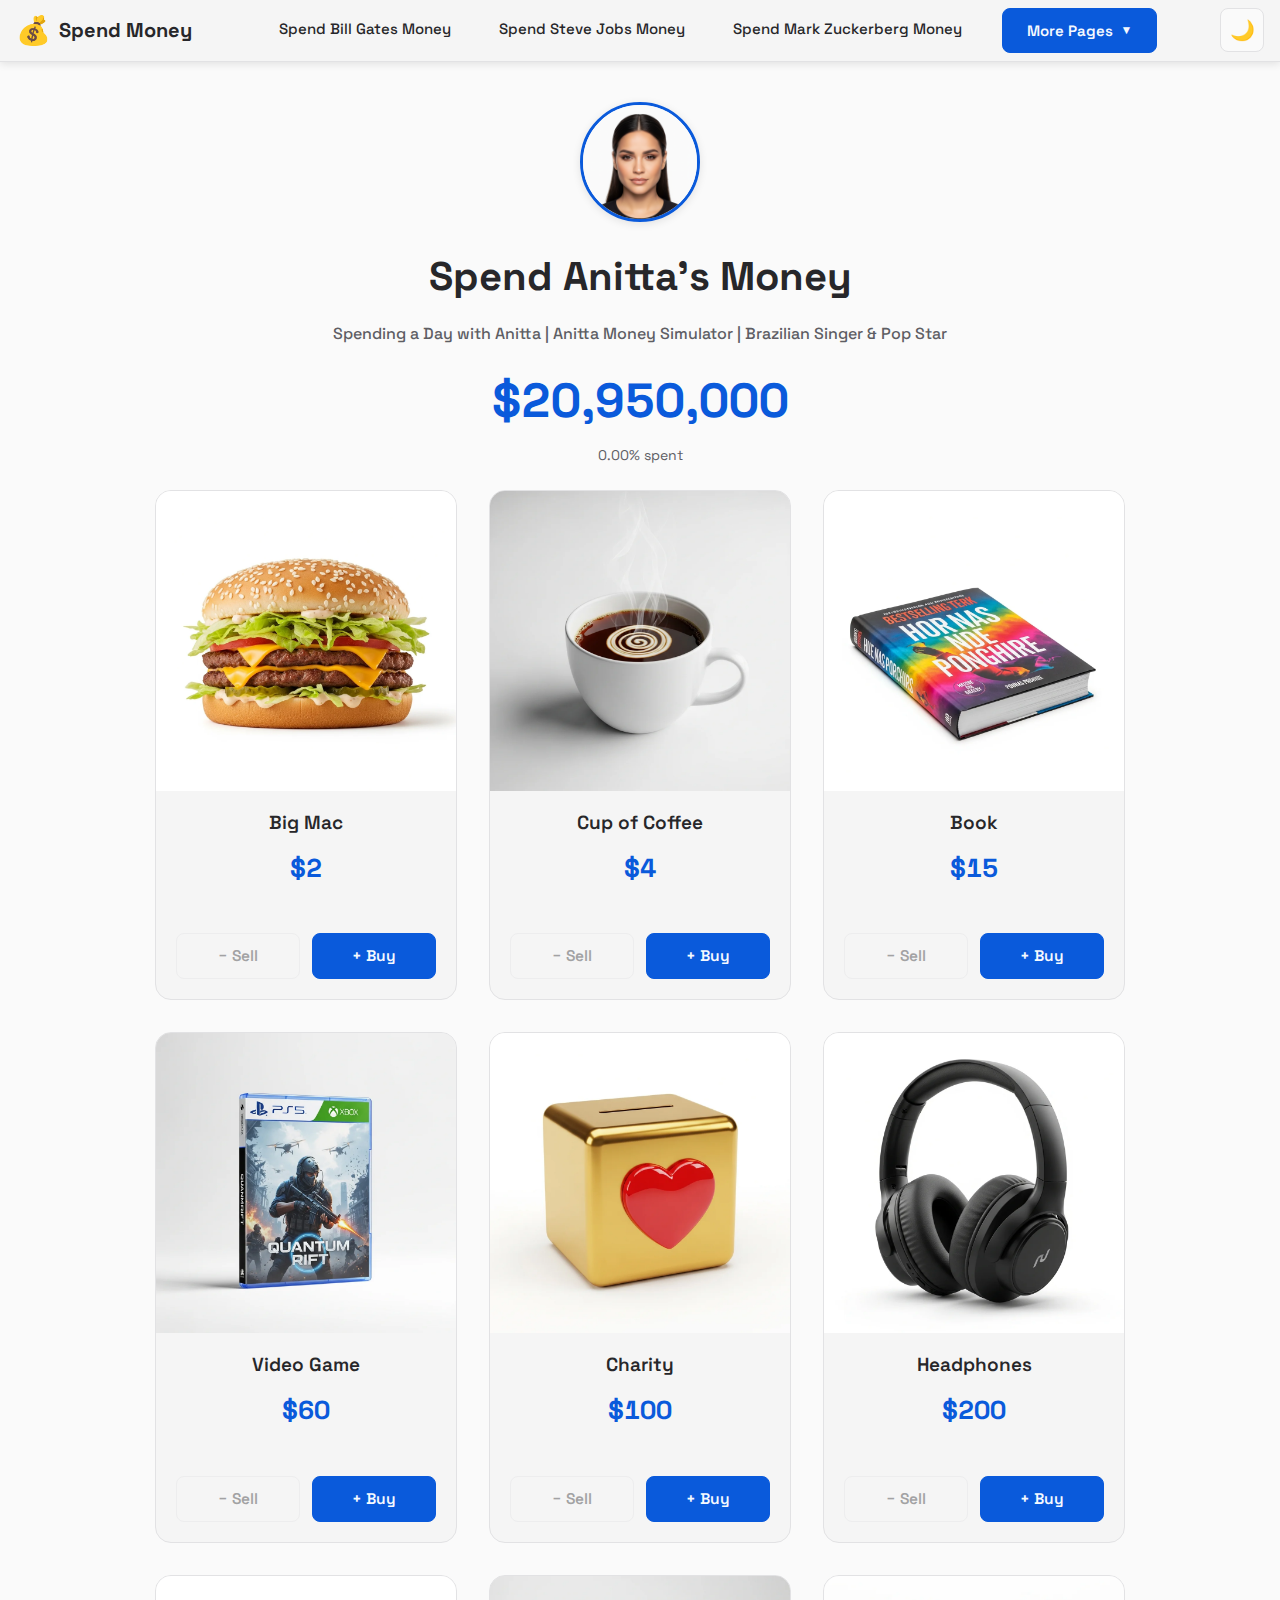
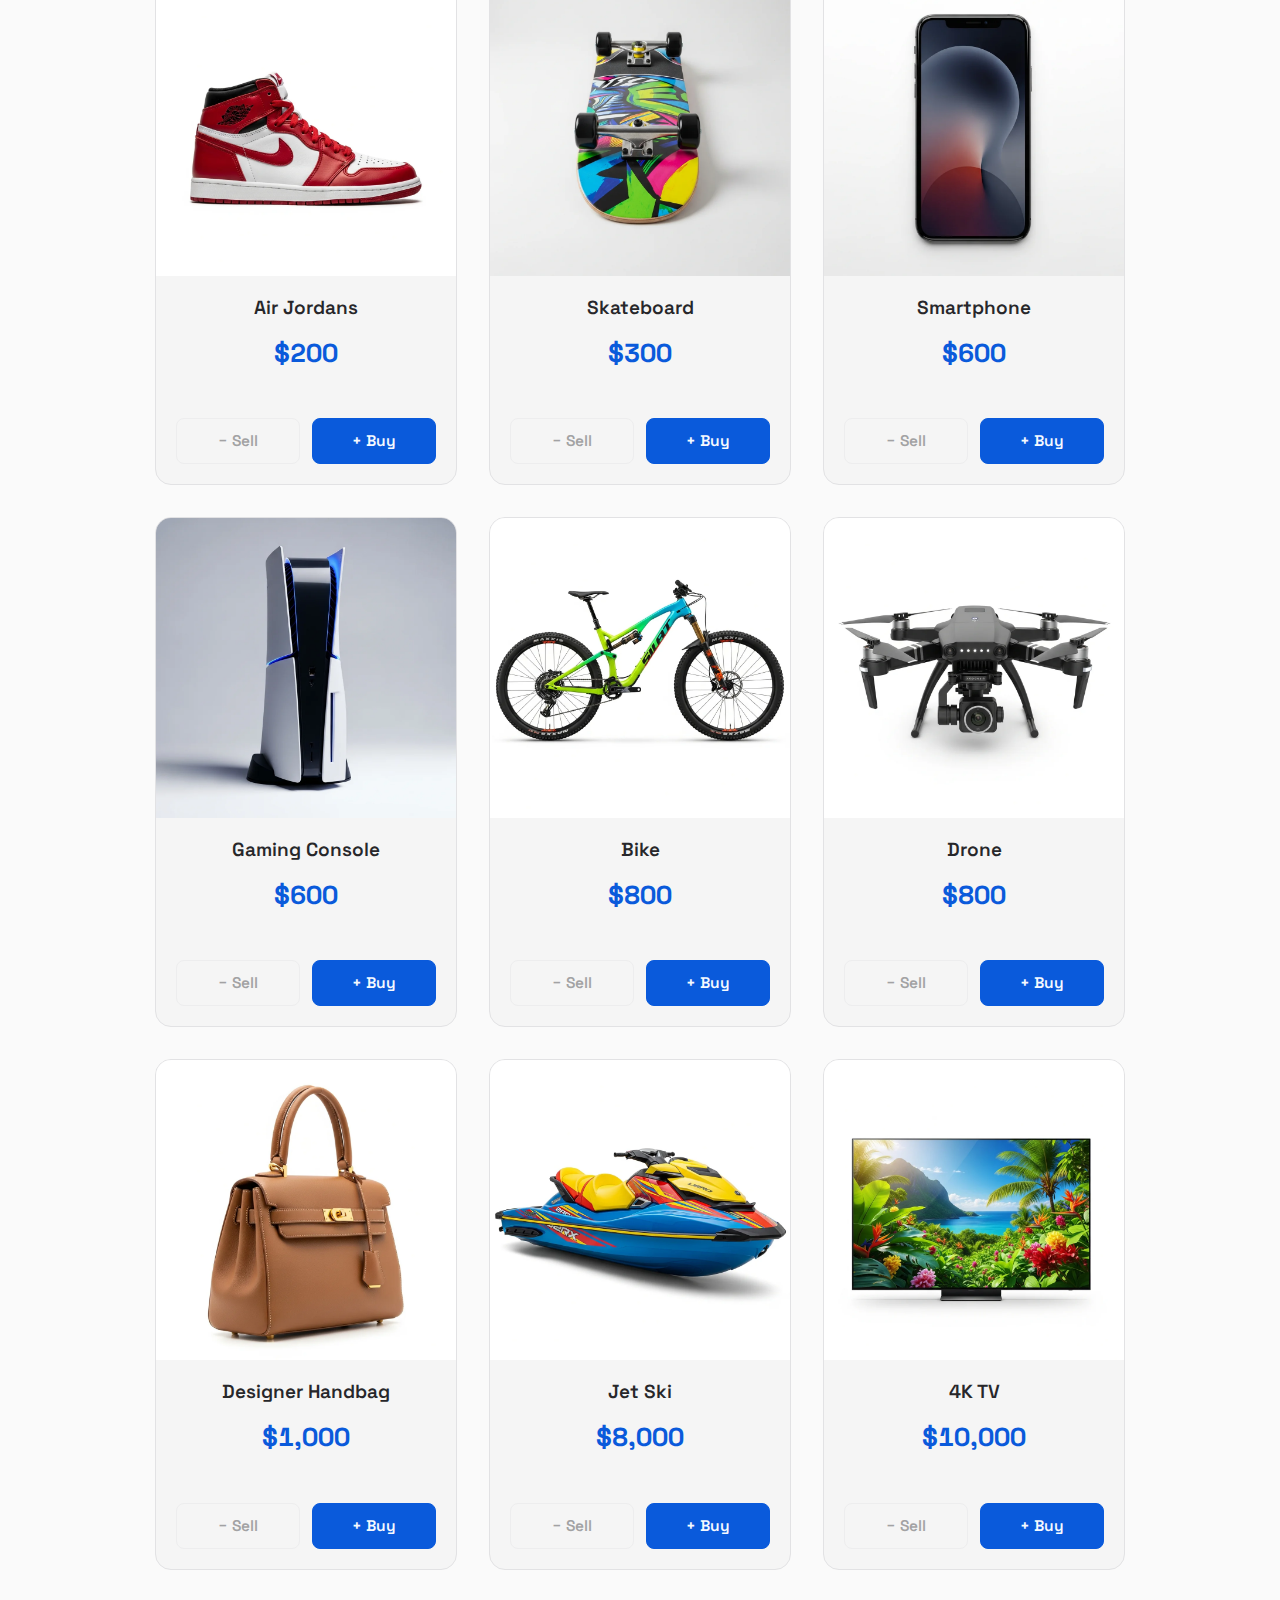
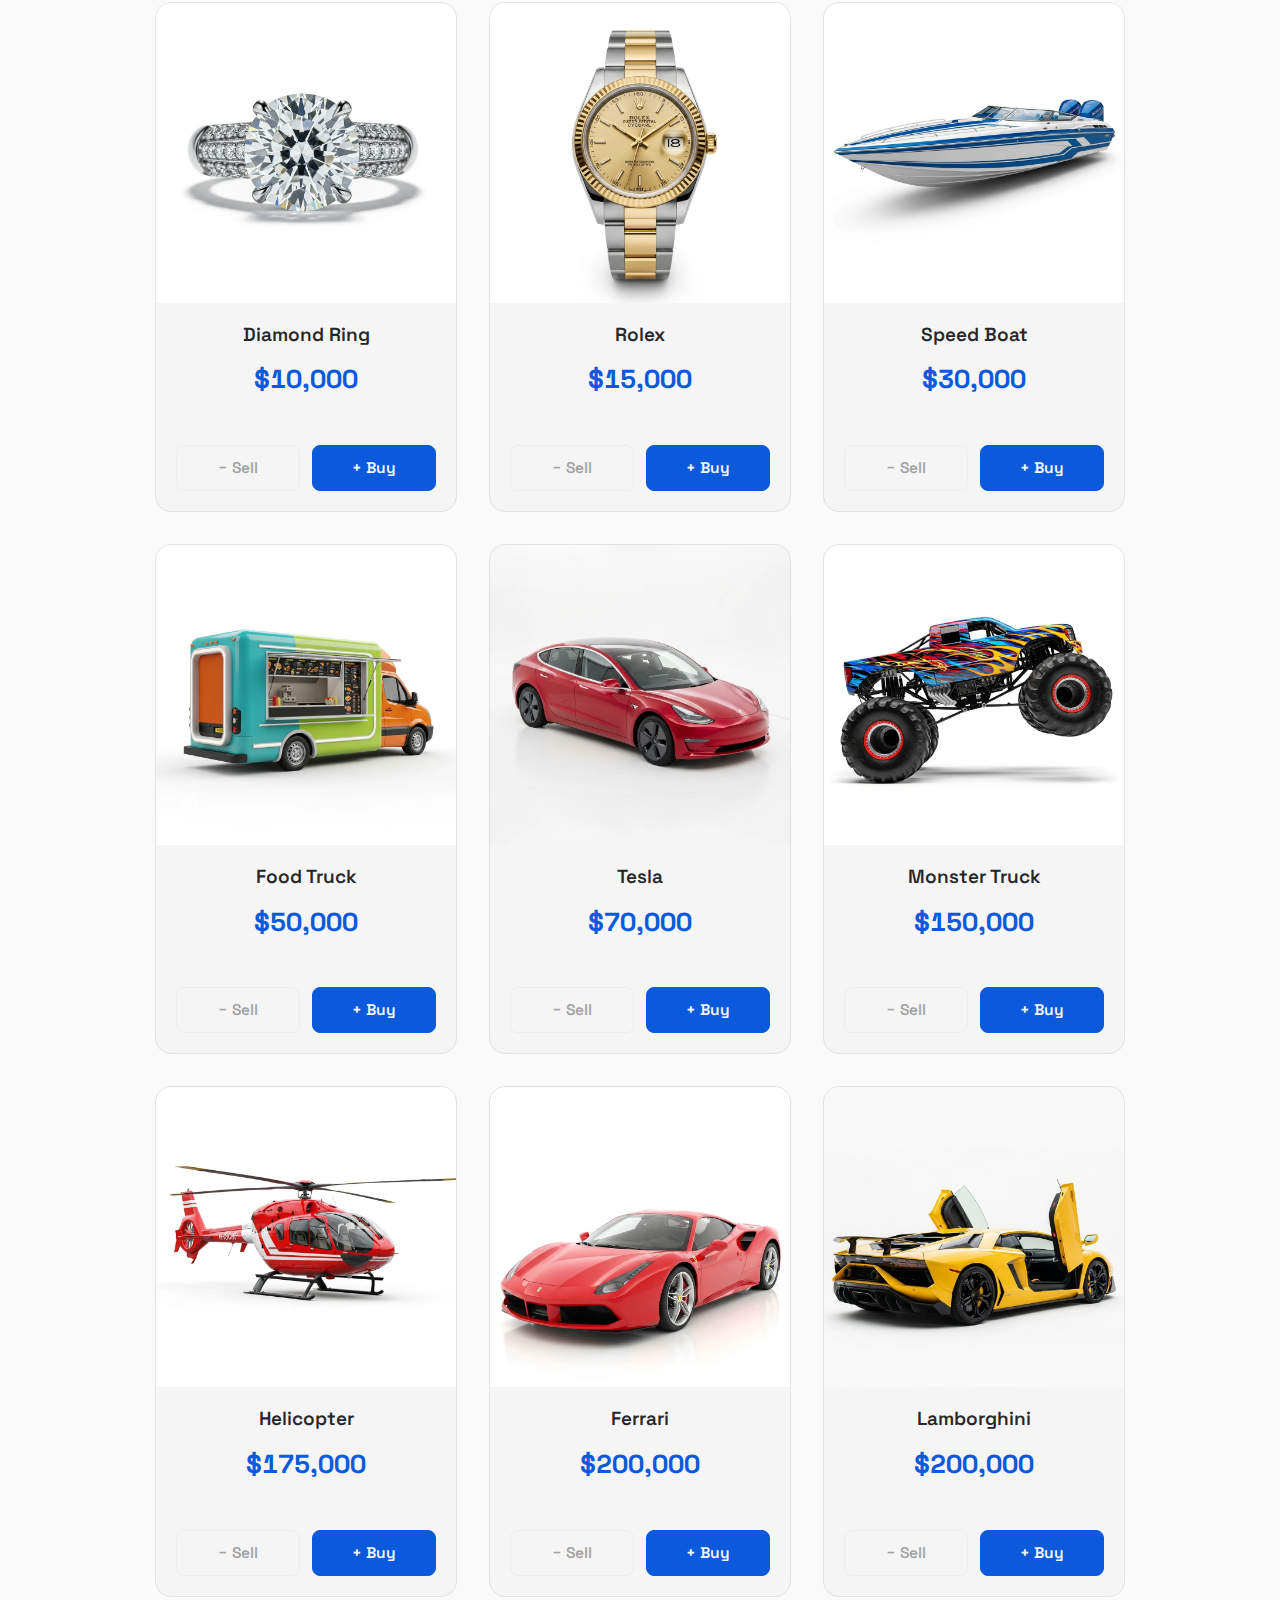
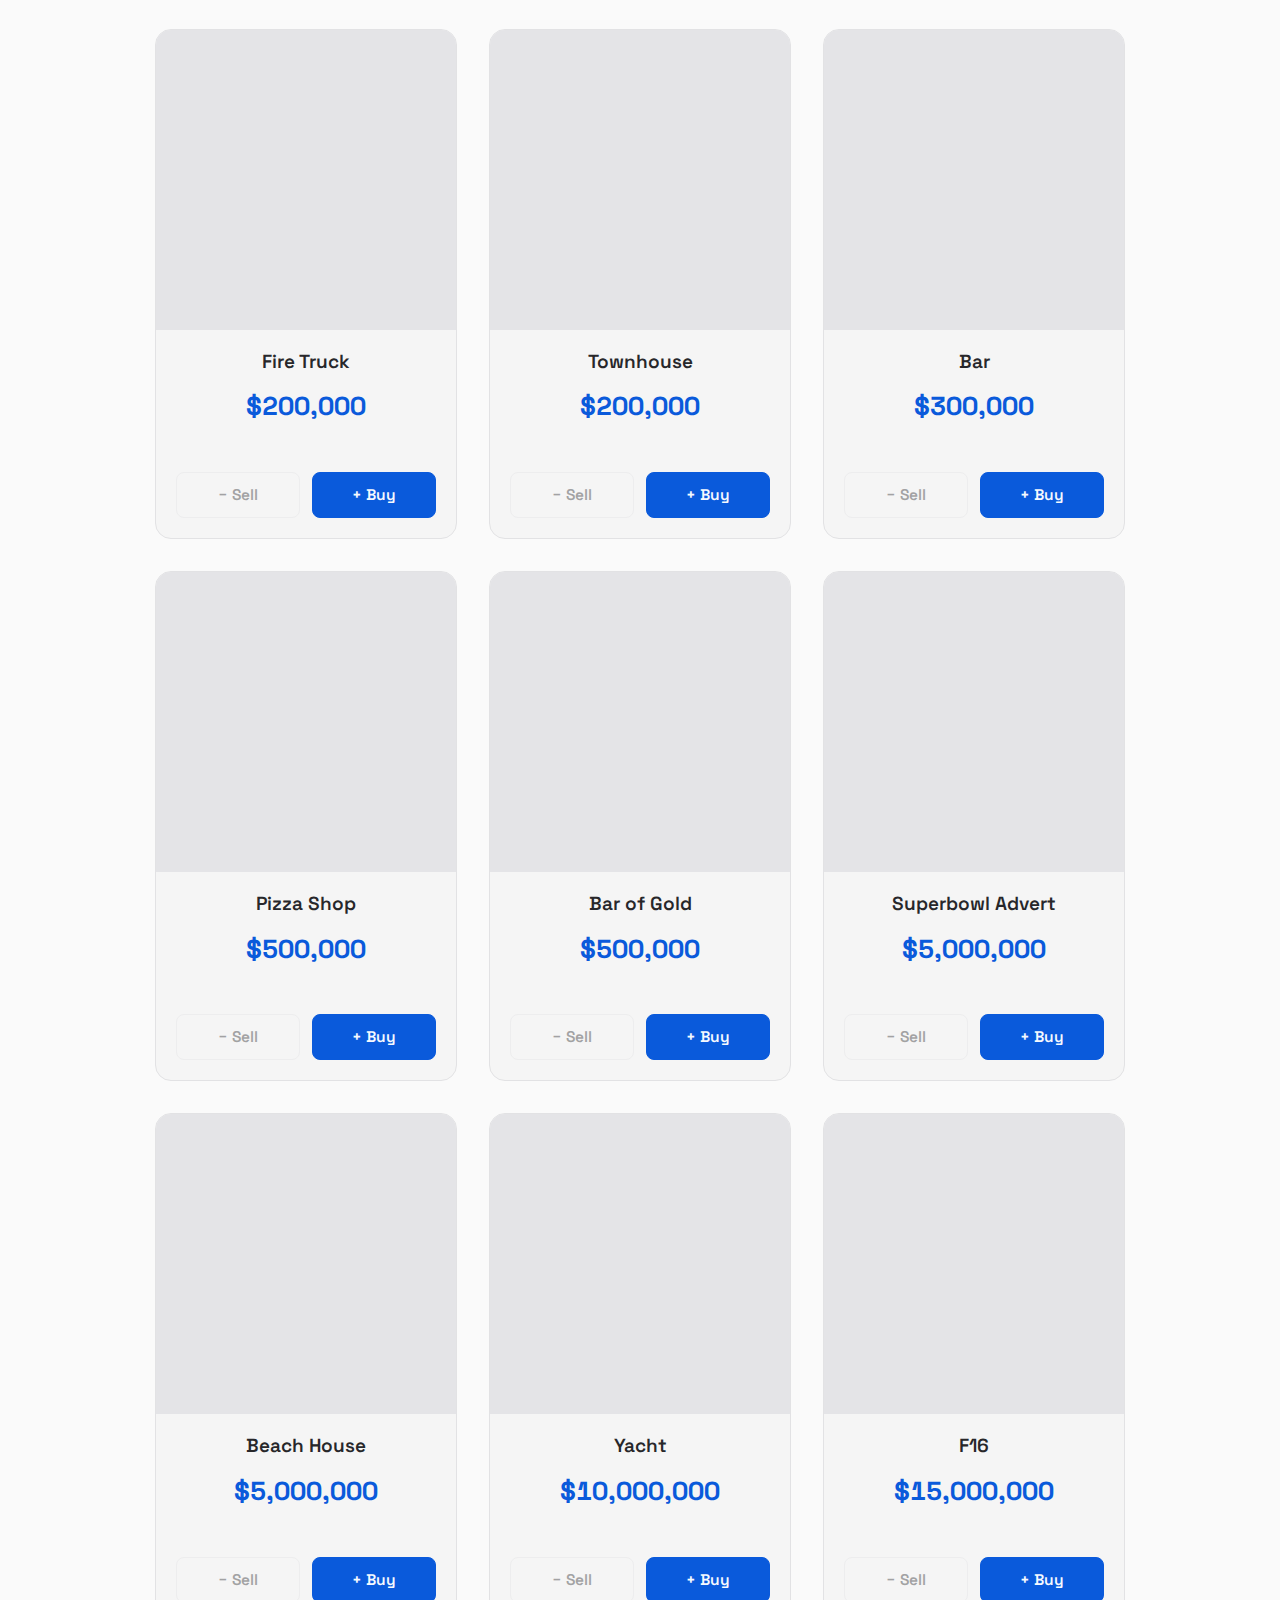
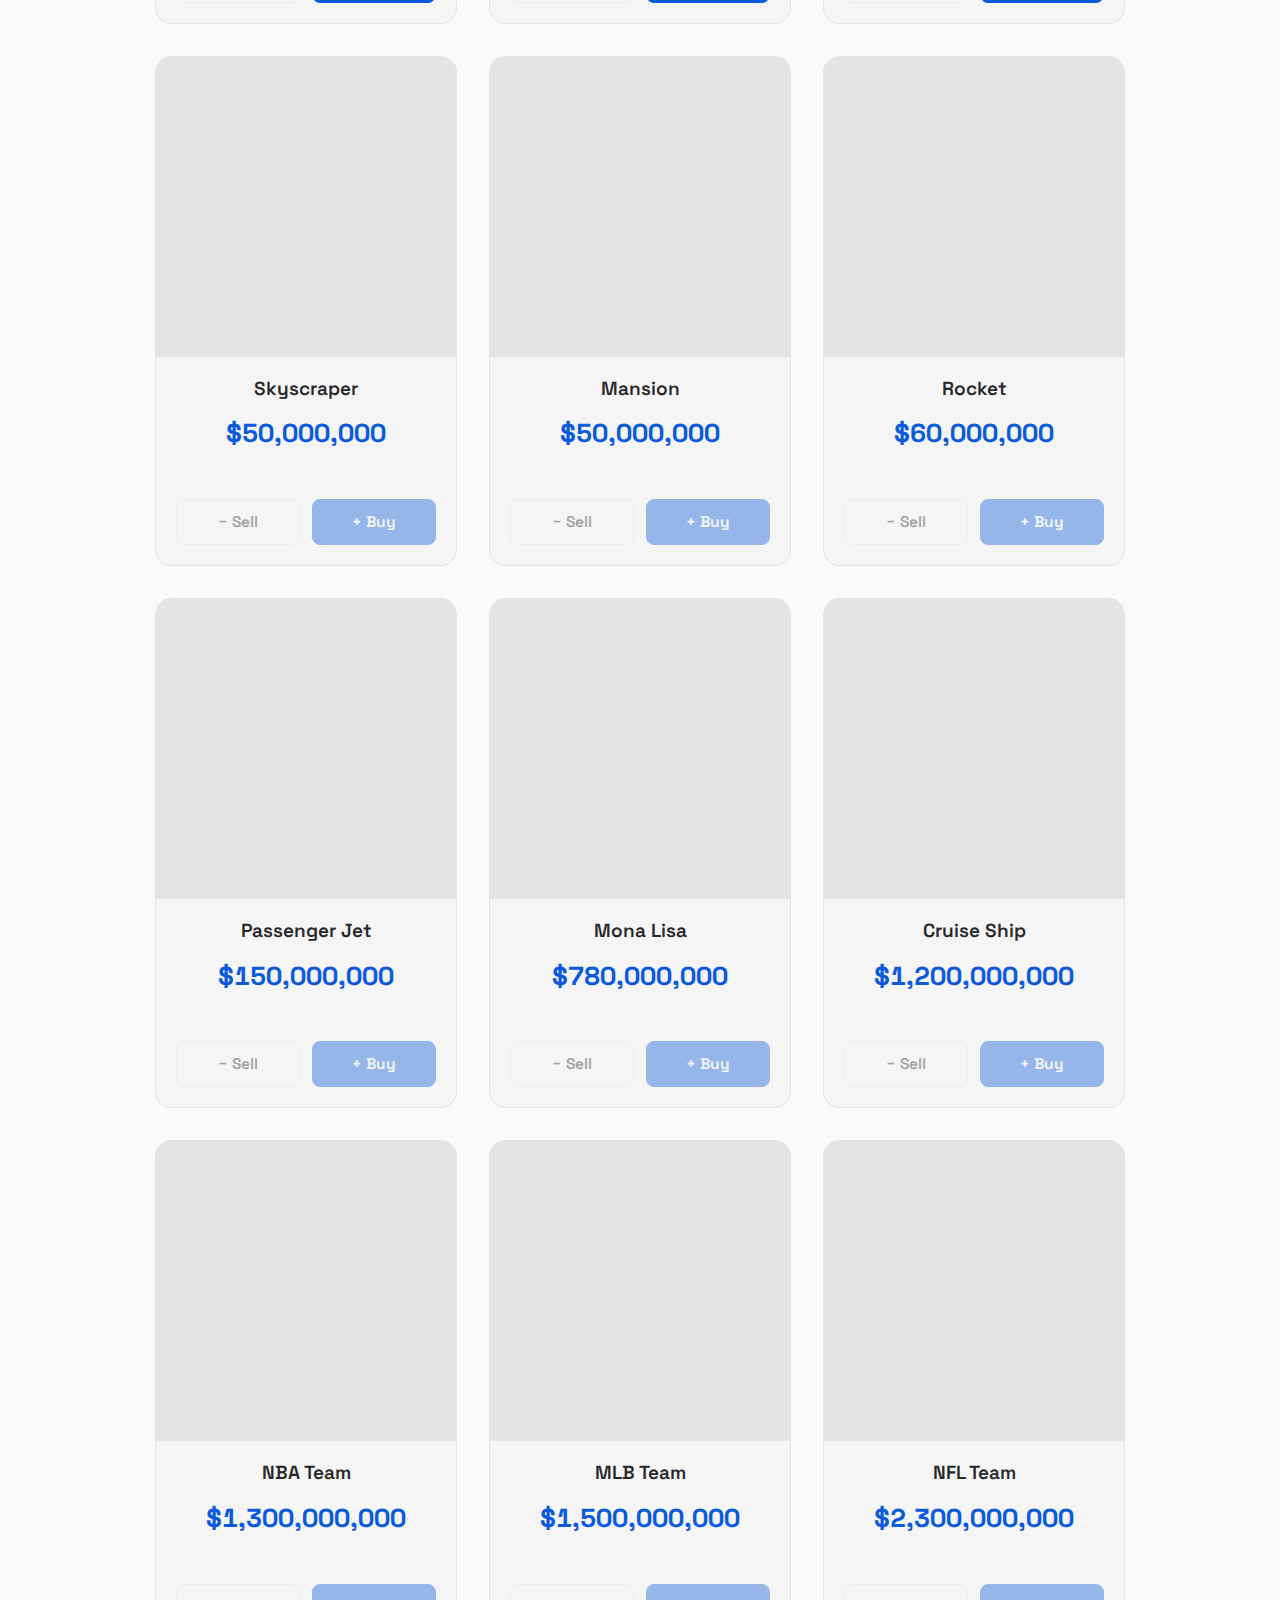
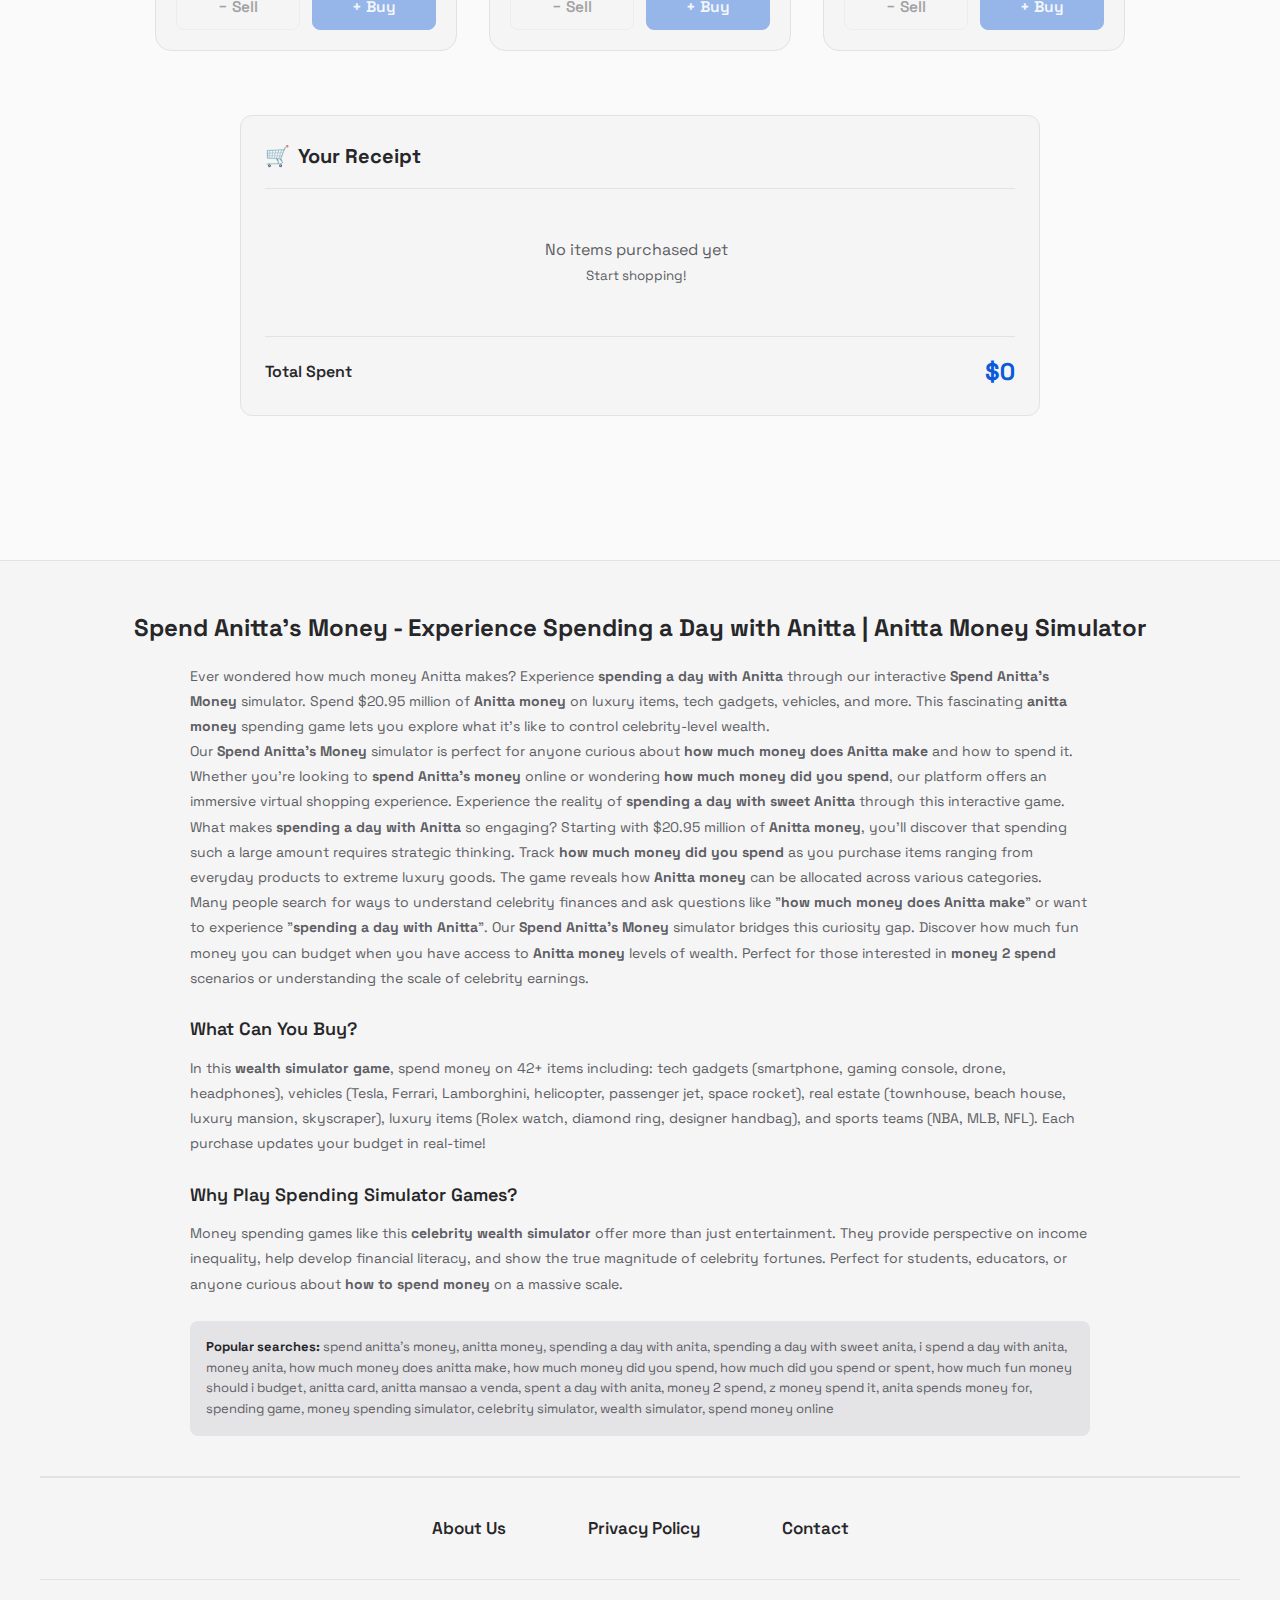
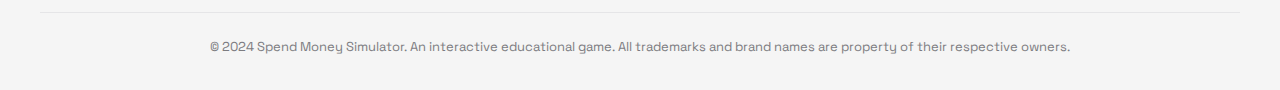
<file: Spend Anitta's Money/index.html>
<!doctype html>
<html lang="en">
    <head>
        <meta charset="UTF-8" />
        <meta name="viewport" content="width=device-width, initial-scale=1.0" />

        <!-- SEO Meta Tags -->
        <title>
            Spend Anitta's Money - Anitta Money Simulator | Spending a Day with Anitta | Free $20.95M Wealth Game
        </title>
        <meta
            name="description"
            content="Spend Anitta's money online! Experience spending a day with Anitta - spend $20.95 million of Anitta money on luxury items, tech gadgets, and vehicles. Discover how much money Anitta makes and how much fun money you can spend. Try our interactive Anitta money spending simulator free. Play now and see how much money did you spend!"
        />
        <meta
            name="keywords"
            content="spend anitta's money, anitta money, spending a day with anita, spending a day with sweet anita, i spend a day with anita, money anita, anita spends money for, anita spends money for artinya, anita spends money for artinya dalam bahasa indonesia, how much money did you spend, how much did you spend or spent, how much fun money should i budget, how much money does anitta make, i spend a day with sweet anita, z money spend it, money 2 spend, who spend $217 on animal crossing, anitta money, spent a day with anita, anitta card, anitta mansao a venda, spending a day with anita, spend money, money spending simulator, celebrity simulator, wealth simulator"
        />
        <meta name="author" content="Spending Simulator" />
        <meta name="robots" content="index, follow" />

        <!-- Open Graph Meta Tags for Social Media -->
        <meta
            property="og:title"
            content="Spend Anitta's Money - Spending a Day with Anitta | Anitta Money Simulator"
        />
        <meta
            property="og:description"
            content="Spend Anitta's money online! Experience spending a day with Anitta - spend $20.95 million of Anitta money on luxury items. Discover how much money Anitta makes and how much fun money you can spend. Play free!"
        />
        <meta property="og:type" content="website" />
        <meta property="og:url" content="https://spendanittasmoney.online" />
        <meta property="og:image" content="https://spendanittasmoney.online/og-image.png" />
        <meta property="og:image:width" content="1200" />
        <meta property="og:image:height" content="630" />
        <meta property="og:locale" content="en_US" />
        <meta property="og:site_name" content="Spend Anitta's Money Simulator" />

        <!-- Twitter Card Meta Tags -->
        <meta name="twitter:card" content="summary_large_image" />
        <meta
            name="twitter:title"
            content="🤑 Spend Anitta's Money - Spending a Day with Anitta | Anitta Money Game"
        />
        <meta
            name="twitter:description"
            content="Spend Anitta's money! Experience spending a day with Anitta - spend $20.95M of Anitta money on luxury items. How much money did you spend? Play free →"
        />
        <meta name="twitter:image" content="https://spendanittasmoney.online/og-image.png" />
        <meta name="twitter:site" content="@SpendMoneySim" />
        <meta name="twitter:creator" content="@SpendMoneySim" />

        <!-- Favicon -->
        <link rel="icon" type="image/svg+xml" href="../favicon.svg" />
        <link rel="icon" type="image/png" href="../favicon.svg" />
        <link rel="apple-touch-icon" href="../favicon.svg" />

        <!-- Canonical URL -->
        <link rel="canonical" href="https://spendanittasmoney.online" />
        
        <!-- Preconnect for Performance -->
        <link rel="dns-prefetch" href="https://fonts.googleapis.com" />
        <link rel="dns-prefetch" href="https://fonts.gstatic.com" />
        
        <!-- Theme Color -->
        <meta name="theme-color" content="#2563eb" />
        <meta name="msapplication-TileColor" content="#2563eb" />
        
        <!-- Additional SEO Meta Tags -->
        <meta name="language" content="English" />
        <meta name="revisit-after" content="7 days" />
        <meta name="rating" content="general" />
        <meta name="distribution" content="global" />

        <!-- Google Fonts -->
        <link rel="preconnect" href="https://fonts.googleapis.com" />
        <link rel="preconnect" href="https://fonts.gstatic.com" crossorigin />
        <link
            href="https://fonts.googleapis.com/css2?family=Space+Grotesk:wght@400;500;600;700&display=swap"
            rel="stylesheet"
        />

        <!-- Stylesheet -->
        <link rel="stylesheet" href="styles.css" />
        
        <!-- Structured Data (Schema.org JSON-LD) -->
        <script type="application/ld+json">
        {
            "@context": "https://schema.org",
            "@type": "WebApplication",
            "name": "Spend Anitta's Money - Spending a Day with Anitta Simulator",
            "alternateName": ["Anitta Money Simulator", "Spending a Day with Anitta", "Spend Anitta Money Game", "Anitta Money Spending Game"],
            "description": "Free interactive simulator to spend Anitta's money. Experience spending a day with Anitta - spend $20.95 million of Anitta money on luxury items, tech gadgets, vehicles, and more. Discover how much money Anitta makes.",
            "url": "https://spendanittasmoney.online",
            "applicationCategory": "GameApplication",
            "genre": ["Simulation", "Educational", "Entertainment", "Financial", "Strategy"],
            "keywords": "spend anitta's money, anitta money, spending a day with anita, money anita, how much money does anitta make, how much money did you spend, anitta money simulator, spending game, wealth simulator",
            "operatingSystem": "Any",
            "offers": {
                "@type": "Offer",
                "price": "0",
                "priceCurrency": "USD",
                "availability": "https://schema.org/InStock"
            },
            "aggregateRating": {
                "@type": "AggregateRating",
                "ratingValue": "4.8",
                "ratingCount": "15234",
                "bestRating": "5",
                "worstRating": "1"
            },
            "creator": {
                "@type": "Organization",
                "name": "Spending Simulator",
                "url": "https://spendanittasmoney.online"
            },
            "browserRequirements": "Requires JavaScript. Requires HTML5.",
            "inLanguage": "en-US",
            "isAccessibleForFree": true,
            "potentialAction": {
                "@type": "PlayAction",
                "target": {
                    "@type": "EntryPoint",
                    "urlTemplate": "https://spendanittasmoney.online",
                    "actionPlatform": [
                        "http://schema.org/DesktopWebPlatform",
                        "http://schema.org/MobileWebPlatform"
                    ]
                }
            }
        }
        </script>
        
        <script type="application/ld+json">
        {
            "@context": "https://schema.org",
            "@type": "BreadcrumbList",
            "itemListElement": [{
                "@type": "ListItem",
                "position": 1,
                "name": "Home",
                "item": "https://spendanittasmoney.online"
            }]
        }
        </script>
        
        <script type="application/ld+json">
        {
            "@context": "https://schema.org",
            "@type": "FAQPage",
            "mainEntity": [
                {
                    "@type": "Question",
                    "name": "How do you spend Anitta's money?",
                    "acceptedAnswer": {
                        "@type": "Answer",
                        "text": "To spend Anitta's money, start with $20.95 million in our simulator. Click the 'Buy' button on items you want to purchase. Your budget decreases with each purchase, and you can track how much money did you spend. You can also sell items by clicking 'Sell' to get money back. Experience spending a day with Anitta by trying to spend all the Anitta money!"
                    }
                },
                {
                    "@type": "Question",
                    "name": "How much money does Anitta make?",
                    "acceptedAnswer": {
                        "@type": "Answer",
                        "text": "In our Spend Anitta's Money simulator, you start with $20.95 million of Anitta money to spend. This represents a portion of Anitta's estimated net worth. Experience spending a day with Anitta by exploring what you can buy with this amount of money."
                    }
                },
                {
                    "@type": "Question",
                    "name": "Is spending a day with Anitta free to play?",
                    "acceptedAnswer": {
                        "@type": "Answer",
                        "text": "Yes! Our Spend Anitta's Money simulator is completely free to play. No downloads, no registration required. Just open it in your browser and start spending Anitta money. Experience what it's like spending a day with Anitta through this interactive game. It works on desktop, tablet, and mobile devices."
                    }
                },
                {
                    "@type": "Question",
                    "name": "What can you buy when you spend Anitta's money?",
                    "acceptedAnswer": {
                        "@type": "Answer",
                        "text": "When you spend Anitta's money, you can buy 42+ items ranging from everyday purchases to extreme luxury items. Options include tech gadgets (smartphone, gaming console, drone), vehicles (Tesla, Ferrari, Lamborghini, helicopter, jet), real estate (townhouse, beach house, mansion, skyscraper), luxury items (Rolex, diamond ring, designer handbag), and sports teams (NBA, MLB, NFL). Track how much money did you spend as you shop!"
                    }
                },
                {
                    "@type": "Question",
                    "name": "How much money did you spend in the Anitta money simulator?",
                    "acceptedAnswer": {
                        "@type": "Answer",
                        "text": "The total amount you spend depends on your purchases. You start with $20.95 million of Anitta money. It's surprisingly difficult to spend it all! Even buying the most expensive items like NFL teams, cruise ships, and skyscrapers requires many purchases. This demonstrates the enormous scale of wealth when you experience spending a day with Anitta."
                    }
                }
            ]
        }
        </script>
    </head>
    <body>
        <!-- Header Section -->
        <header class="header">
            <nav
                class="nav-container"
                role="navigation"
                aria-label="Main navigation"
            >
                <div class="header-logo">
                    <span class="logo-icon">💰</span>
                    <span class="logo-text">Spend Money</span>
                </div>
                <button
                    class="mobile-menu-toggle"
                    id="mobileMenuToggle"
                    aria-label="Toggle mobile menu"
                    aria-expanded="false"
                >
                    <span></span>
                    <span></span>
                    <span></span>
                </button>
                <div class="nav-menu-wrapper">
                    <div class="nav-menu" id="navMenu">
                        <a href="../index.html" class="nav-link">Spend Bill Gates Money</a>
                        <a href="../Spend Steve Jobs Money/index.html" class="nav-link">Spend Steve Jobs Money</a>
                        <a href="../Spend Mark Zuckerberg Money/index.html" class="nav-link">Spend Mark Zuckerberg Money</a>
                    </div>
                    <div class="dropdown-wrapper">
                        <button
                            class="dropdown-toggle"
                            id="dropdownToggle"
                            aria-label="Toggle navigation menu"
                            aria-expanded="false"
                            aria-haspopup="true"
                        >
                            <span class="dropdown-text">More Pages</span>
                            <span class="dropdown-icon">▼</span>
                        </button>
                        <div class="dropdown-menu" id="dropdownMenu" role="menu">
                            <!-- Dropdown items will be populated by JavaScript -->
                        </div>
                    </div>
                </div>
                <button
                    class="theme-toggle"
                    id="themeToggle"
                    aria-label="Toggle dark mode"
                >
                    <span class="sun-icon">☀️</span>
                    <span class="moon-icon">🌙</span>
                </button>
            </nav>
        </header>

        <!-- Main Content -->
        <main class="main-content" role="main">
            <!-- Hero Section -->
            <section class="hero-section" aria-labelledby="hero-title">
                <div class="billionaire-avatar">
                    <img 
                        src="attached_assets/generated_images/Anitta.png" 
                        alt="Anitta - Spend Anitta's Money Simulator - Spending a Day with Anitta - Anitta Money Game" 
                        class="avatar-image"
                        title="Spend Anitta's Money - Experience Spending a Day with Anitta"
                    />
                </div>
                <h1 id="hero-title" class="hero-title">
                    <span class="sr-only">Experience Spending a Day with Anitta - </span>Spend Anitta's Money
                </h1>
                <p class="hero-subtitle">Spending a Day with Anitta | Anitta Money Simulator | Brazilian Singer & Pop Star</p>
                <div class="budget-display">
                    <p
                        class="current-budget"
                        id="currentBudget"
                        aria-live="polite"
                        aria-atomic="true"
                    >
                        $20,950,000
                    </p>
                    <p class="budget-info">
                        <span id="percentageSpent">0.00</span>% spent
                    </p>
                </div>
            </section>

            <!-- Shopping Grid Section -->
            <section class="shopping-container">
                <div
                    class="items-grid"
                    id="itemsGrid"
                    role="list"
                    aria-label="Available items for purchase"
                >
                    <!-- Items will be dynamically generated here -->
                </div>

                <!-- Receipt Sidebar -->
                <aside
                    class="receipt-sidebar"
                    role="complementary"
                    aria-labelledby="receipt-title"
                >
                    <article class="receipt-card">
                        <header class="receipt-header">
                            <h2 id="receipt-title">
                                <span class="cart-icon">🛒</span>
                                Your Receipt
                            </h2>
                        </header>
                        <div class="receipt-divider"></div>
                        <div class="receipt-content" id="receiptContent">
                            <p class="empty-receipt">
                                No items purchased yet<br /><small
                                    >Start shopping!</small
                                >
                            </p>
                        </div>
                        <div class="receipt-divider"></div>
                        <footer class="receipt-footer">
                            <div class="total-row">
                                <span class="total-label">Total Spent</span>
                                <span class="total-amount" id="totalSpent"
                                    >$0</span
                                >
                            </div>
                        </footer>
                    </article>
                </aside>
            </section>
        </main>

        <!-- Footer Section -->
        <footer class="footer" role="contentinfo">
            <div class="footer-content">
                <h2 class="footer-heading">Spend Anitta's Money - Experience Spending a Day with Anitta | Anitta Money Simulator</h2>
                <div class="footer-description">
                    <p>Ever wondered how much money Anitta makes? Experience <strong>spending a day with Anitta</strong> through our interactive <strong>Spend Anitta's Money</strong> simulator. Spend $20.95 million of <strong>Anitta money</strong> on luxury items, tech gadgets, vehicles, and more. This fascinating <strong>anitta money</strong> spending game lets you explore what it's like to control celebrity-level wealth.</p>

                    <p>Our <strong>Spend Anitta's Money</strong> simulator is perfect for anyone curious about <strong>how much money does Anitta make</strong> and how to spend it. Whether you're looking to <strong>spend Anitta's money</strong> online or wondering <strong>how much money did you spend</strong>, our platform offers an immersive virtual shopping experience. Experience the reality of <strong>spending a day with sweet Anitta</strong> through this interactive game.</p>

                    <p>What makes <strong>spending a day with Anitta</strong> so engaging? Starting with $20.95 million of <strong>Anitta money</strong>, you'll discover that spending such a large amount requires strategic thinking. Track <strong>how much money did you spend</strong> as you purchase items ranging from everyday products to extreme luxury goods. The game reveals how <strong>Anitta money</strong> can be allocated across various categories.</p>

                    <p>Many people search for ways to understand celebrity finances and ask questions like "<strong>how much money does Anitta make</strong>" or want to experience "<strong>spending a day with Anitta</strong>". Our <strong>Spend Anitta's Money</strong> simulator bridges this curiosity gap. Discover how much fun money you can budget when you have access to <strong>Anitta money</strong> levels of wealth. Perfect for those interested in <strong>money 2 spend</strong> scenarios or understanding the scale of celebrity earnings.</p>
                </div>
                <div class="footer-features">
                    <h3 class="footer-subheading">What Can You Buy?</h3>
                    <p>In this <strong>wealth simulator game</strong>, spend money on 42+ items including: tech gadgets (smartphone, gaming console, drone, headphones), 
                    vehicles (Tesla, Ferrari, Lamborghini, helicopter, passenger jet, space rocket), real estate (townhouse, beach house, luxury mansion, skyscraper), 
                    luxury items (Rolex watch, diamond ring, designer handbag), and sports teams (NBA, MLB, NFL). Each purchase updates your budget in real-time!</p>
                </div>
                <div class="footer-features">
                    <h3 class="footer-subheading">Why Play Spending Simulator Games?</h3>
                    <p>Money spending games like this <strong>celebrity wealth simulator</strong> offer more than just entertainment. They provide 
                    perspective on income inequality, help develop financial literacy, and show the true magnitude of celebrity fortunes. 
                    Perfect for students, educators, or anyone curious about <strong>how to spend money</strong> on a massive scale.</p>
                </div>
                <p class="footer-keywords">
                    <strong>Popular searches:</strong> spend anitta's money, anitta money, spending a day with anita, spending a day with sweet anita, i spend a day with anita, money anita, how much money does anitta make, how much money did you spend, how much did you spend or spent, how much fun money should i budget, anitta card, anitta mansao a venda, spent a day with anita, money 2 spend, z money spend it, anita spends money for, spending game, money spending simulator, celebrity simulator, wealth simulator, spend money online
                </p>
                
                <!-- Footer Navigation Links -->
                <nav class="footer-links" aria-label="Footer navigation">
                    <a href="../about-us.html">About Us</a>
                    <a href="../privacy-policy.html">Privacy Policy</a>
                    <a href="../contact.html">Contact</a>
                </nav>
                
                <p class="footer-copyright">
                    &copy; 2024 Spend Money Simulator. An interactive educational game. 
                    All trademarks and brand names are property of their respective owners.
                </p>
            </div>
        </footer>

        <!-- JavaScript -->
        <script src="script.js"></script>
    </body>
</html>
</file>
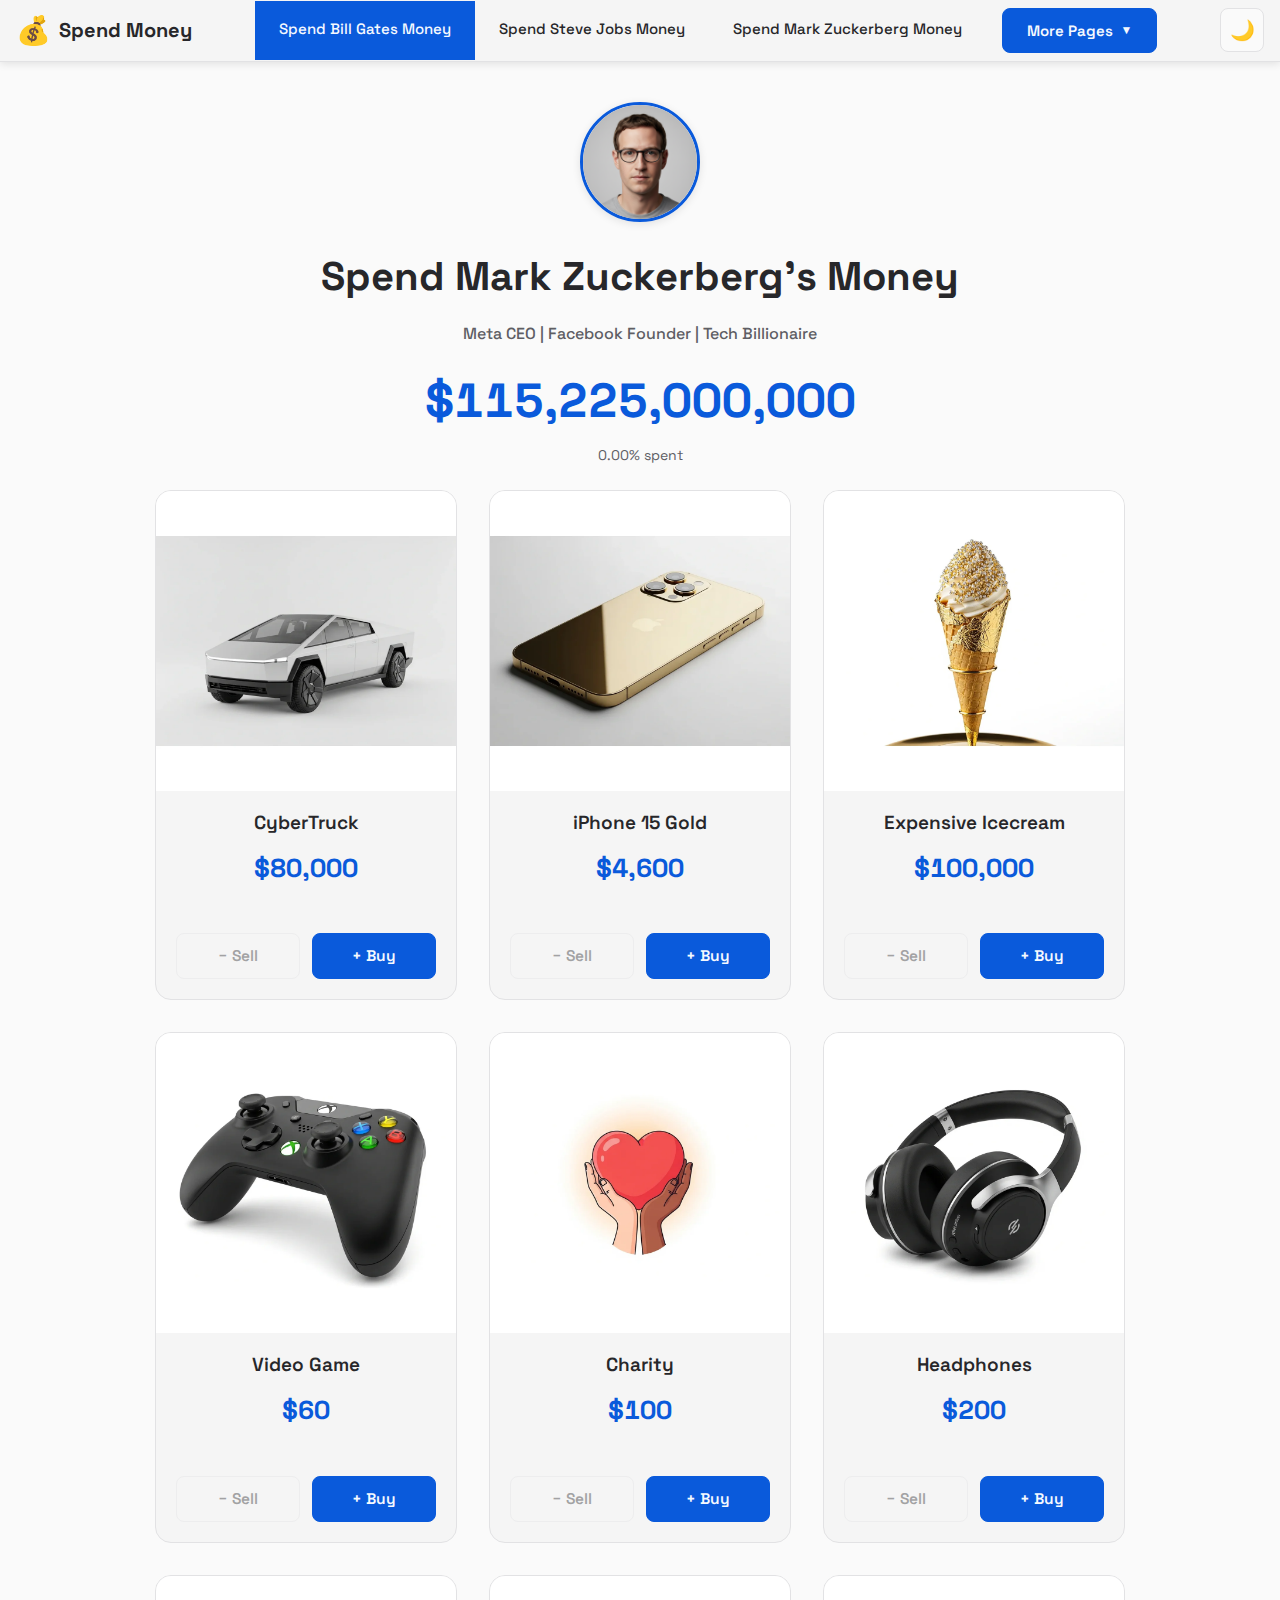
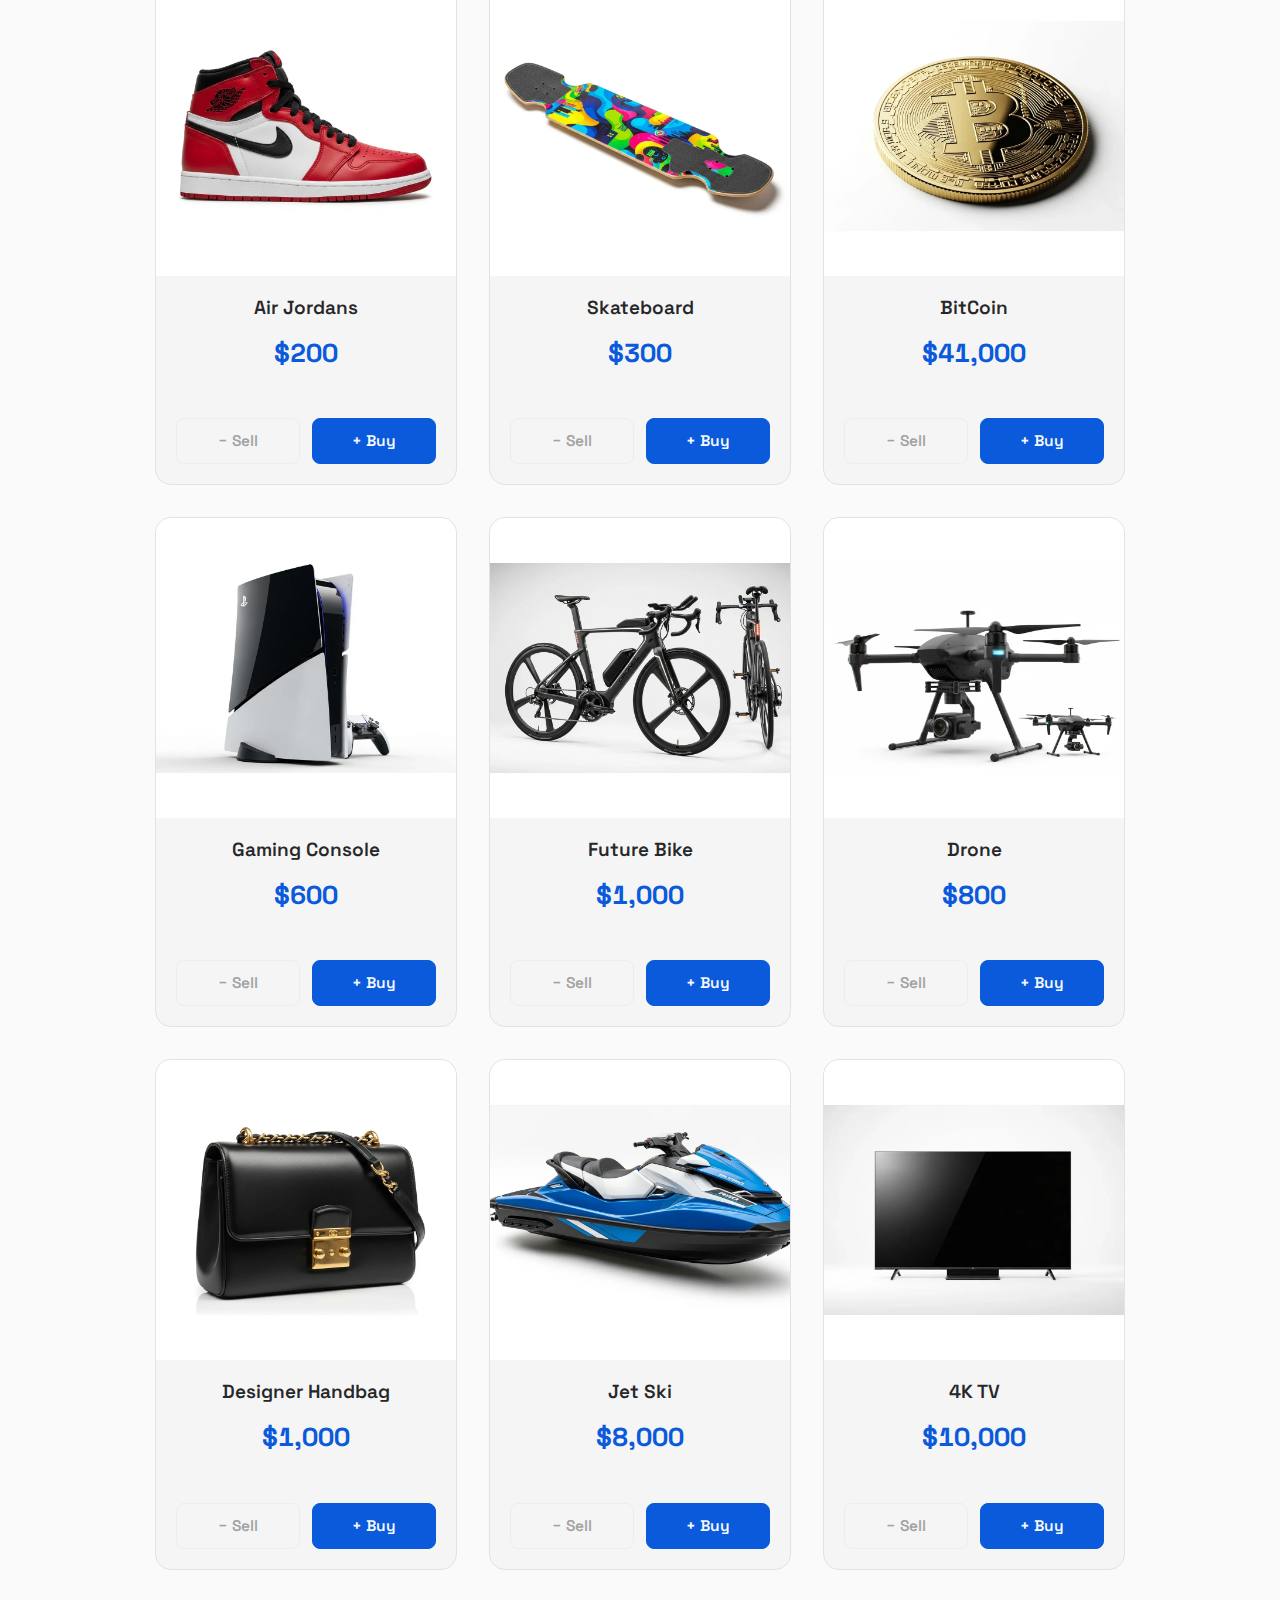
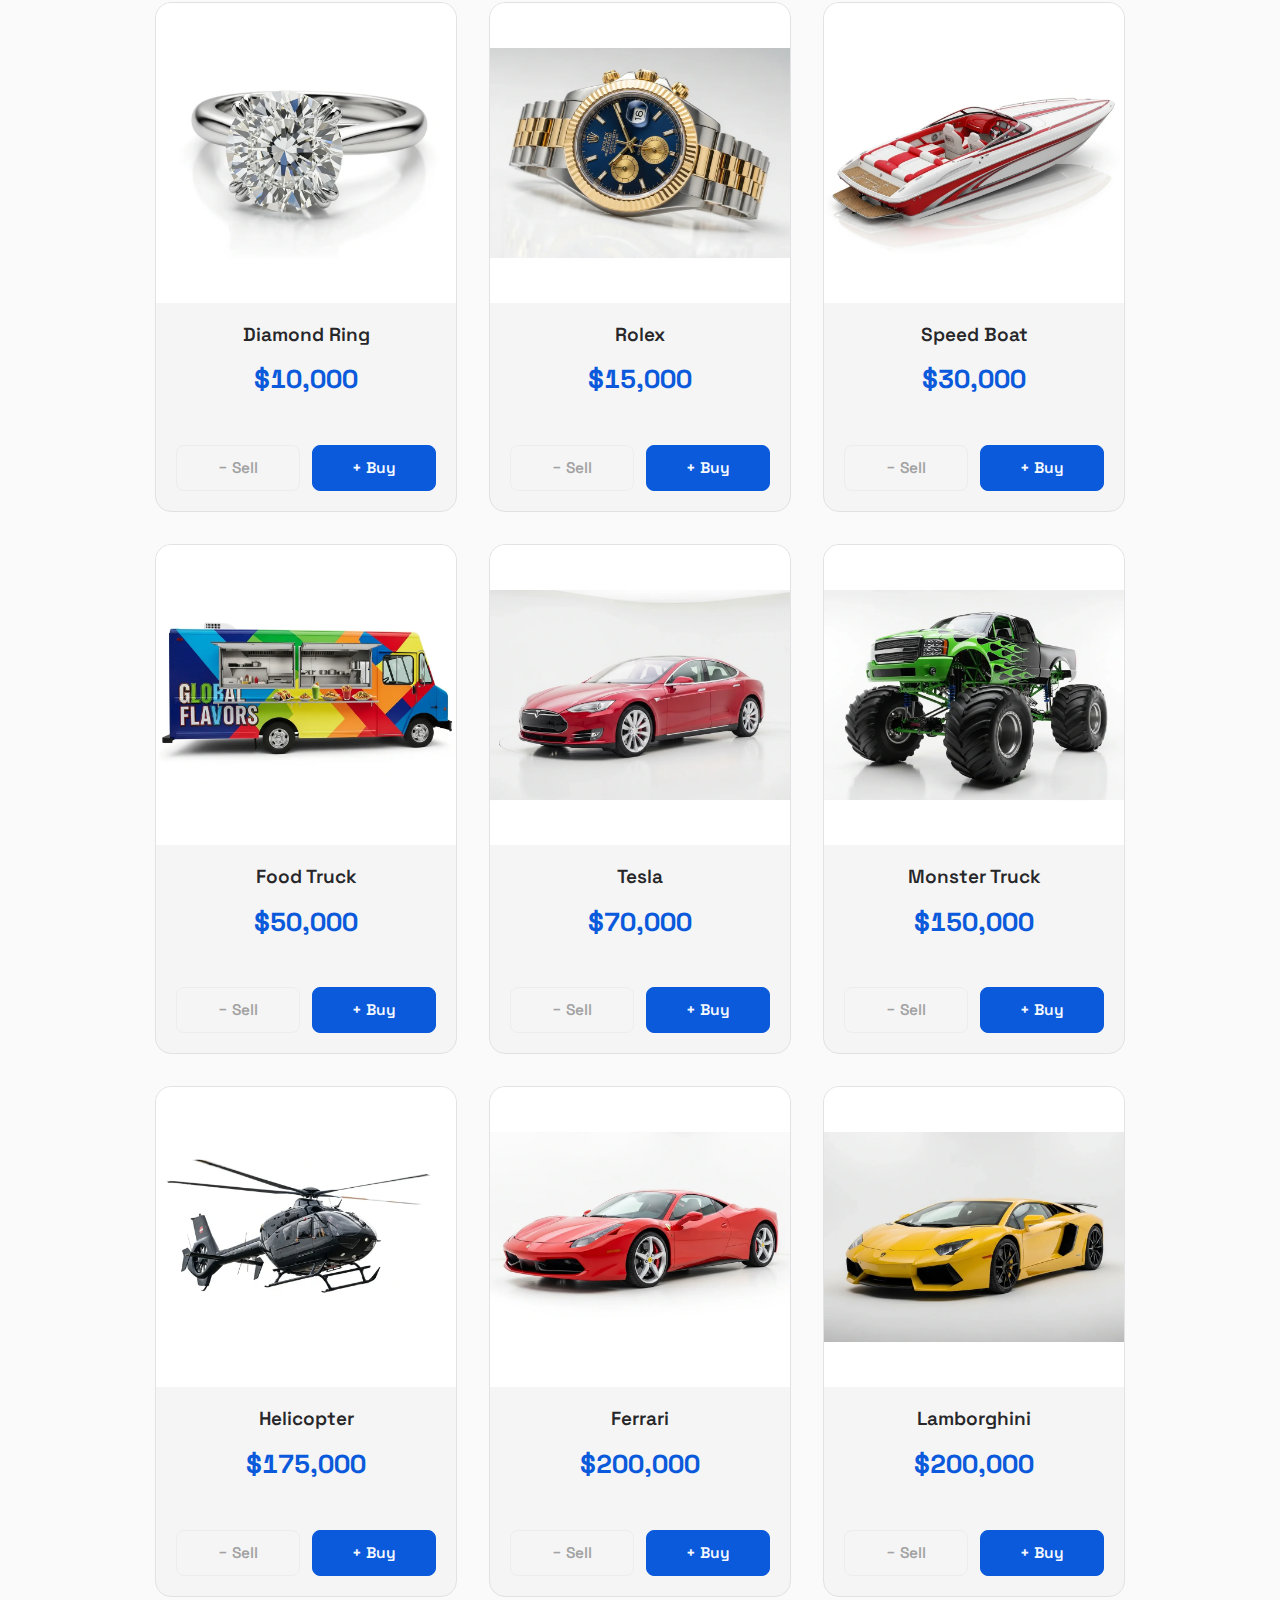
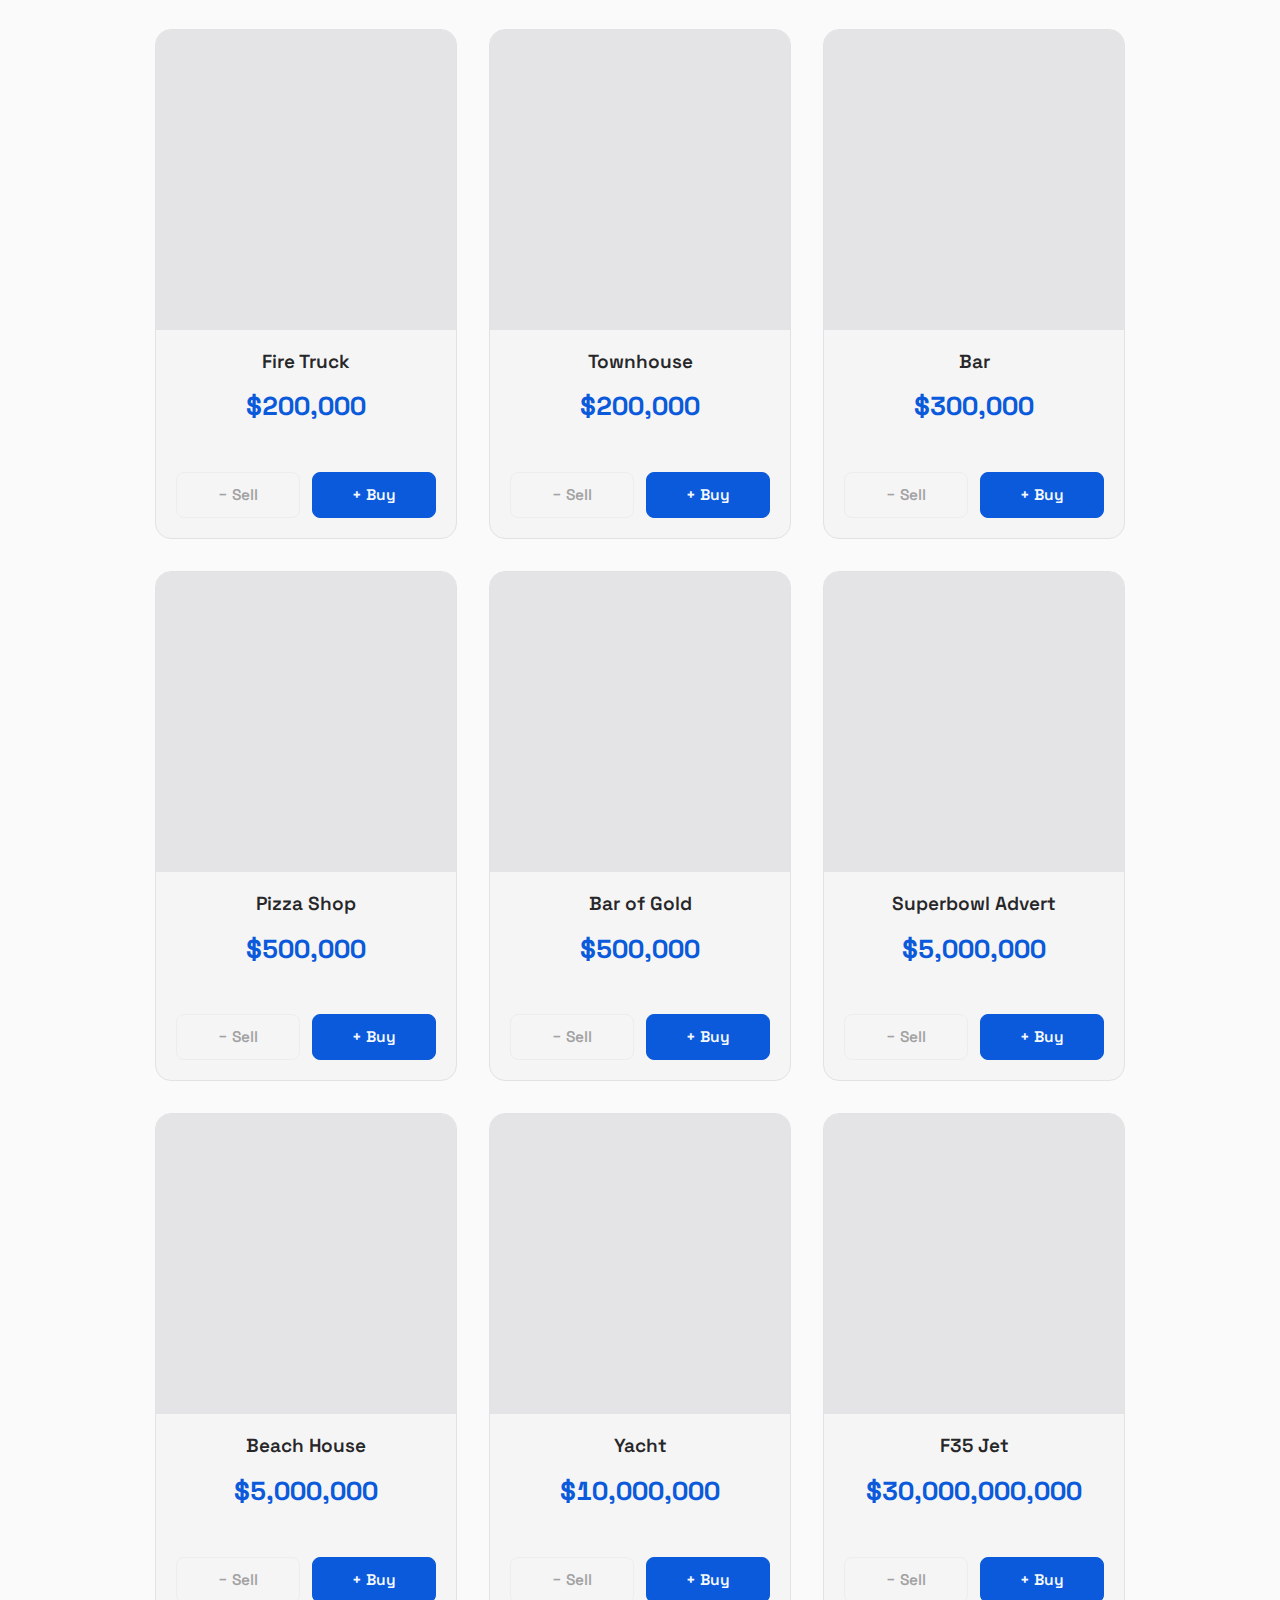
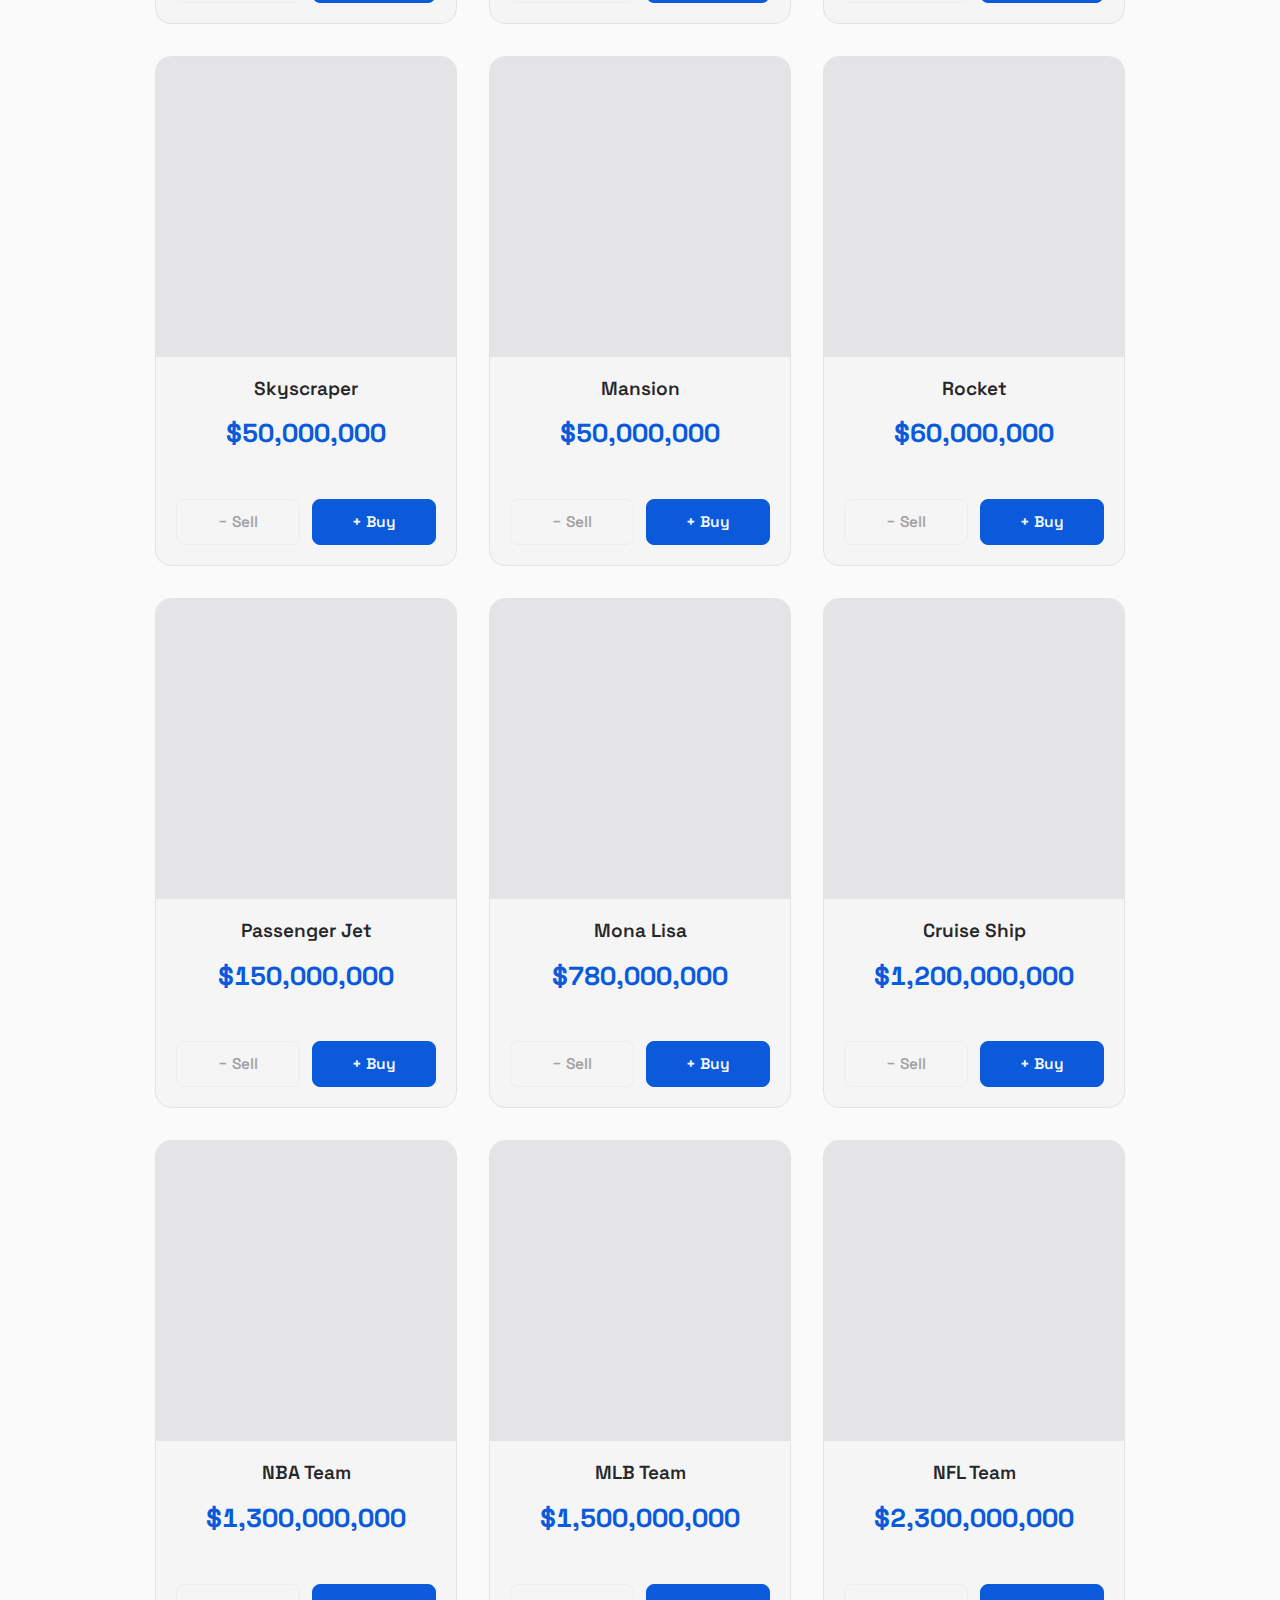
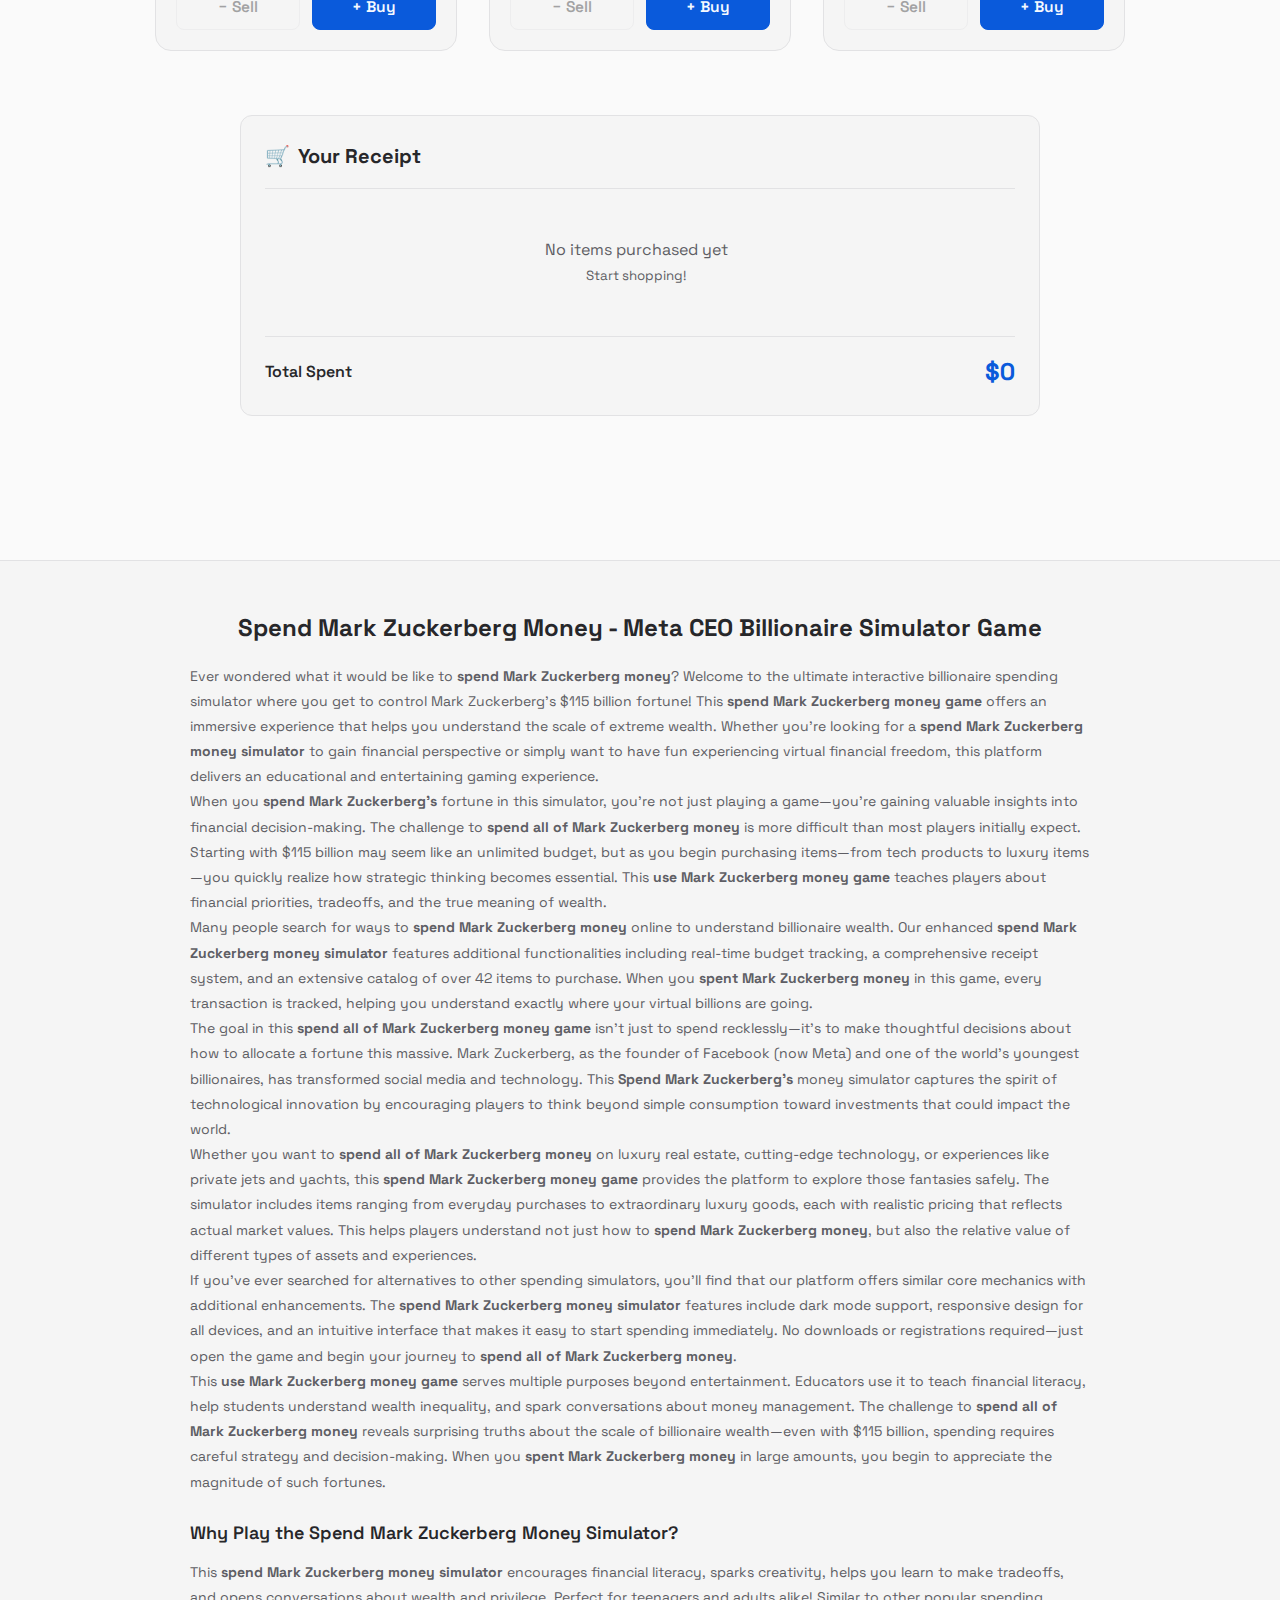
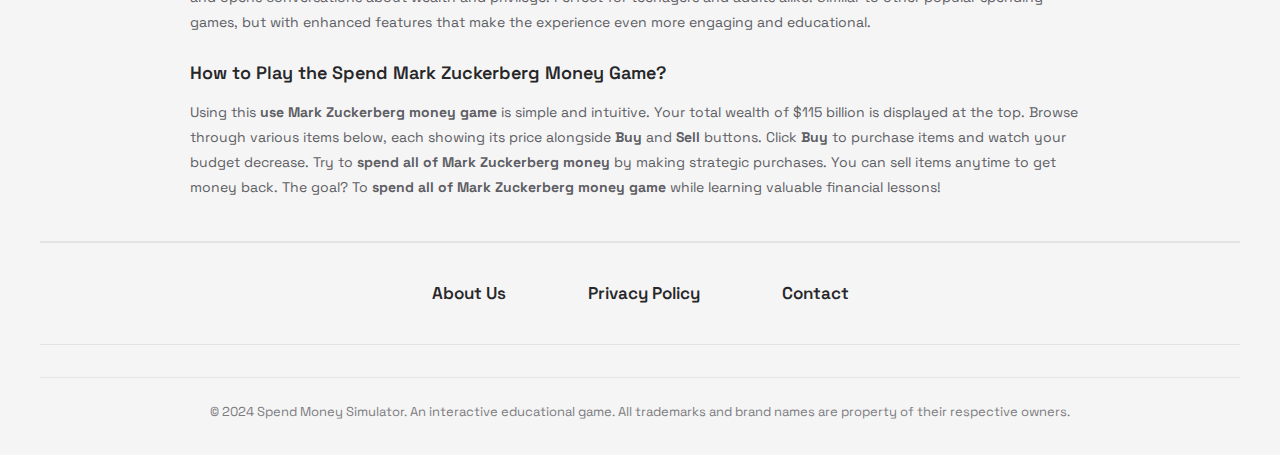
<file: Spend Mark Zuckerberg Money/index.html>
<!doctype html>
<html lang="en">
    <head>
        <meta charset="UTF-8" />
        <meta name="viewport" content="width=device-width, initial-scale=1.0" />

        <!-- SEO Meta Tags -->
        <title>
            Spend Mark Zuckerberg Money Online - Experience What $115 Billion Can Buy | Free Billionaire Wealth Simulator
        </title>
        <meta
            name="description"
            content="Spend Mark Zuckerberg Money simulator - Experience what it's like to spend $115 billion like the Facebook/Meta CEO! This interactive spend Mark Zuckerberg money game lets you buy luxury items, real estate, and tech products. Try to spend all of Mark Zuckerberg's money in this free billionaire simulator!"
        />
        <meta
            name="keywords"
            content="spend mark zuckerberg money, spend mark zuckerberg money game, spend mark zuckerberg money simulator, spend mark zuckerberg, spent mark zuckerberg money, use mark zuckerberg money game, spend all of mark zuckerberg money game, spend all of mark zuckerberg money, billionaire simulator, wealth simulator, meta ceo simulator, money spending simulator"
        />
        <meta name="author" content="Spending Simulator" />
        <meta name="robots" content="index, follow" />

        <!-- Open Graph Meta Tags -->
        <meta
            property="og:title"
            content="Spend Mark Zuckerberg's $115 Billion - Meta CEO Money Simulator"
        />
        <meta
            property="og:description"
            content="Experience spending Mark Zuckerberg's fortune! Buy dream cars, properties, and tech products in this interactive billionaire simulator. Free to play!"
        />
        <meta property="og:type" content="website" />
        <meta property="og:url" content="https://spendbillgatesmoney.online/SpendZuckerbergMoney" />

        <!-- Favicon -->
        <link rel="icon" type="image/svg+xml" href="../favicon.svg" />
        <link rel="icon" type="image/png" href="../favicon.svg" />
        <link rel="apple-touch-icon" href="../favicon.svg" />

        <!-- Canonical URL -->
        <link rel="canonical" href="https://spendbillgatesmoney.online/SpendZuckerbergMoney" />
        
        <!-- Theme Color -->
        <meta name="theme-color" content="#2563eb" />

        <!-- Google Fonts -->
        <link rel="preconnect" href="https://fonts.googleapis.com" />
        <link rel="preconnect" href="https://fonts.gstatic.com" crossorigin />
        <link
            href="https://fonts.googleapis.com/css2?family=Space+Grotesk:wght@400;500;600;700&display=swap"
            rel="stylesheet"
        />

        <!-- Stylesheet -->
        <link rel="stylesheet" href="styles.css" />
    </head>
    <body>
        <!-- Header Section -->
        <header class="header">
            <nav
                class="nav-container"
                role="navigation"
                aria-label="Main navigation"
            >
                <div class="header-logo">
                    <span class="logo-icon">💰</span>
                    <span class="logo-text">Spend Money</span>
                </div>
                <button
                    class="mobile-menu-toggle"
                    id="mobileMenuToggle"
                    aria-label="Toggle mobile menu"
                    aria-expanded="false"
                >
                    <span></span>
                    <span></span>
                    <span></span>
                </button>
                <div class="nav-menu-wrapper">
                    <div class="nav-menu" id="navMenu">
                        <a href="../index.html" class="nav-link">Spend Bill Gates Money</a>
                        <a href="../Spend Steve Jobs Money/index.html" class="nav-link">Spend Steve Jobs Money</a>
                        <a href="index.html" class="nav-link">Spend Mark Zuckerberg Money</a>
                    </div>
                    <div class="dropdown-wrapper">
                        <button
                            class="dropdown-toggle"
                            id="dropdownToggle"
                            aria-label="Toggle navigation menu"
                            aria-expanded="false"
                            aria-haspopup="true"
                        >
                            <span class="dropdown-text">More Pages</span>
                            <span class="dropdown-icon">▼</span>
                        </button>
                        <div class="dropdown-menu" id="dropdownMenu" role="menu">
                            <!-- Dropdown items will be populated by JavaScript -->
                        </div>
                    </div>
                </div>
                <button
                    class="theme-toggle"
                    id="themeToggle"
                    aria-label="Toggle dark mode"
                >
                    <span class="sun-icon">☀️</span>
                    <span class="moon-icon">🌙</span>
                </button>
            </nav>
        </header>

        <!-- Main Content -->
        <main class="main-content" role="main">
            <!-- Hero Section -->
            <section class="hero-section" aria-labelledby="hero-title">
                <div class="billionaire-avatar">
                    <img
                        src="images/Mark Zuckerberg.png"
                        alt="Mark Zuckerberg - Spend billionaire money simulator game - Experience spending $115.225 billion fortune online"
                        class="avatar-image"
                        title="Mark Zuckerberg Money Spending Game"
                    />
                </div>
                <h1 id="hero-title" class="hero-title">
                    Spend Mark Zuckerberg's Money
                </h1>
                <p class="hero-subtitle">Meta CEO | Facebook Founder | Tech Billionaire</p>
                <div class="budget-display">
                    <p
                        class="current-budget"
                        id="currentBudget"
                        aria-live="polite"
                        aria-atomic="true"
                    >
                        $115,225,000,000
                    </p>
                    <p class="budget-info">
                        <span id="percentageSpent">0.00</span>% spent
                    </p>
                </div>
            </section>

            <!-- Shopping Grid Section -->
            <section class="shopping-container">
                <div
                    class="items-grid"
                    id="itemsGrid"
                    role="list"
                    aria-label="Available items for purchase"
                >
                    <!-- Items will be dynamically generated here -->
                </div>

                <!-- Receipt Sidebar -->
                <aside
                    class="receipt-sidebar"
                    role="complementary"
                    aria-labelledby="receipt-title"
                >
                    <article class="receipt-card">
                        <header class="receipt-header">
                            <h2 id="receipt-title">
                                <span class="cart-icon">🛒</span>
                                Your Receipt
                            </h2>
                        </header>
                        <div class="receipt-divider"></div>
                        <div class="receipt-content" id="receiptContent">
                            <p class="empty-receipt">
                                No items purchased yet<br /><small
                                    >Start shopping!</small
                                >
                            </p>
                        </div>
                        <div class="receipt-divider"></div>
                        <footer class="receipt-footer">
                            <div class="total-row">
                                <span class="total-label">Total Spent</span>
                                <span class="total-amount" id="totalSpent"
                                    >$0</span
                                >
                            </div>
                        </footer>
                    </article>
                </aside>
            </section>
        </main>

        <!-- Footer Section -->
        <footer class="footer" role="contentinfo">
            <div class="footer-content">
                <h2 class="footer-heading">Spend Mark Zuckerberg Money - Meta CEO Billionaire Simulator Game</h2>
                <div class="footer-description">
                    <p>Ever wondered what it would be like to <strong>spend Mark Zuckerberg money</strong>? Welcome to the ultimate interactive billionaire spending simulator where you get to control Mark Zuckerberg's $115 billion fortune! This <strong>spend Mark Zuckerberg money game</strong> offers an immersive experience that helps you understand the scale of extreme wealth. Whether you're looking for a <strong>spend Mark Zuckerberg money simulator</strong> to gain financial perspective or simply want to have fun experiencing virtual financial freedom, this platform delivers an educational and entertaining gaming experience.</p>

                    <p>When you <strong>spend Mark Zuckerberg's</strong> fortune in this simulator, you're not just playing a game—you're gaining valuable insights into financial decision-making. The challenge to <strong>spend all of Mark Zuckerberg money</strong> is more difficult than most players initially expect. Starting with $115 billion may seem like an unlimited budget, but as you begin purchasing items—from tech products to luxury items—you quickly realize how strategic thinking becomes essential. This <strong>use Mark Zuckerberg money game</strong> teaches players about financial priorities, tradeoffs, and the true meaning of wealth.</p>

                    <p>Many people search for ways to <strong>spend Mark Zuckerberg money</strong> online to understand billionaire wealth. Our enhanced <strong>spend Mark Zuckerberg money simulator</strong> features additional functionalities including real-time budget tracking, a comprehensive receipt system, and an extensive catalog of over 42 items to purchase. When you <strong>spent Mark Zuckerberg money</strong> in this game, every transaction is tracked, helping you understand exactly where your virtual billions are going.</p>

                    <p>The goal in this <strong>spend all of Mark Zuckerberg money game</strong> isn't just to spend recklessly—it's to make thoughtful decisions about how to allocate a fortune this massive. Mark Zuckerberg, as the founder of Facebook (now Meta) and one of the world's youngest billionaires, has transformed social media and technology. This <strong>Spend Mark Zuckerberg's</strong> money simulator captures the spirit of technological innovation by encouraging players to think beyond simple consumption toward investments that could impact the world.</p>

                    <p>Whether you want to <strong>spend all of Mark Zuckerberg money</strong> on luxury real estate, cutting-edge technology, or experiences like private jets and yachts, this <strong>spend Mark Zuckerberg money game</strong> provides the platform to explore those fantasies safely. The simulator includes items ranging from everyday purchases to extraordinary luxury goods, each with realistic pricing that reflects actual market values. This helps players understand not just how to <strong>spend Mark Zuckerberg money</strong>, but also the relative value of different types of assets and experiences.</p>

                    <p>If you've ever searched for alternatives to other spending simulators, you'll find that our platform offers similar core mechanics with additional enhancements. The <strong>spend Mark Zuckerberg money simulator</strong> features include dark mode support, responsive design for all devices, and an intuitive interface that makes it easy to start spending immediately. No downloads or registrations required—just open the game and begin your journey to <strong>spend all of Mark Zuckerberg money</strong>.</p>

                    <p>This <strong>use Mark Zuckerberg money game</strong> serves multiple purposes beyond entertainment. Educators use it to teach financial literacy, help students understand wealth inequality, and spark conversations about money management. The challenge to <strong>spend all of Mark Zuckerberg money</strong> reveals surprising truths about the scale of billionaire wealth—even with $115 billion, spending requires careful strategy and decision-making. When you <strong>spent Mark Zuckerberg money</strong> in large amounts, you begin to appreciate the magnitude of such fortunes.</p>
                </div>
                <div class="footer-features">
                    <h3 class="footer-subheading">Why Play the Spend Mark Zuckerberg Money Simulator?</h3>
                    <p>This <strong>spend Mark Zuckerberg money simulator</strong> encourages financial literacy, sparks creativity, helps you learn to make tradeoffs, and opens conversations about wealth and privilege. Perfect for teenagers and adults alike! Similar to other popular spending games, but with enhanced features that make the experience even more engaging and educational.</p>
                </div>
                <div class="footer-features">
                    <h3 class="footer-subheading">How to Play the Spend Mark Zuckerberg Money Game?</h3>
                    <p>Using this <strong>use Mark Zuckerberg money game</strong> is simple and intuitive. Your total wealth of $115 billion is displayed at the top. Browse through various items below, each showing its price alongside <strong>Buy</strong> and <strong>Sell</strong> buttons. Click <strong>Buy</strong> to purchase items and watch your budget decrease. Try to <strong>spend all of Mark Zuckerberg money</strong> by making strategic purchases. You can sell items anytime to get money back. The goal? To <strong>spend all of Mark Zuckerberg money game</strong> while learning valuable financial lessons!</p>
                </div>
                
                <!-- Footer Navigation Links -->
                <nav class="footer-links" aria-label="Footer navigation">
                    <a href="../about-us.html">About Us</a>
                    <a href="../privacy-policy.html">Privacy Policy</a>
                    <a href="../contact.html">Contact</a>
                </nav>
                
                <p class="footer-copyright">
                    &copy; 2024 Spend Money Simulator. An interactive educational game. 
                    All trademarks and brand names are property of their respective owners.
                </p>
            </div>
        </footer>

        <!-- JavaScript -->
        <script src="script.js"></script>
    </body>
</html>
</file>
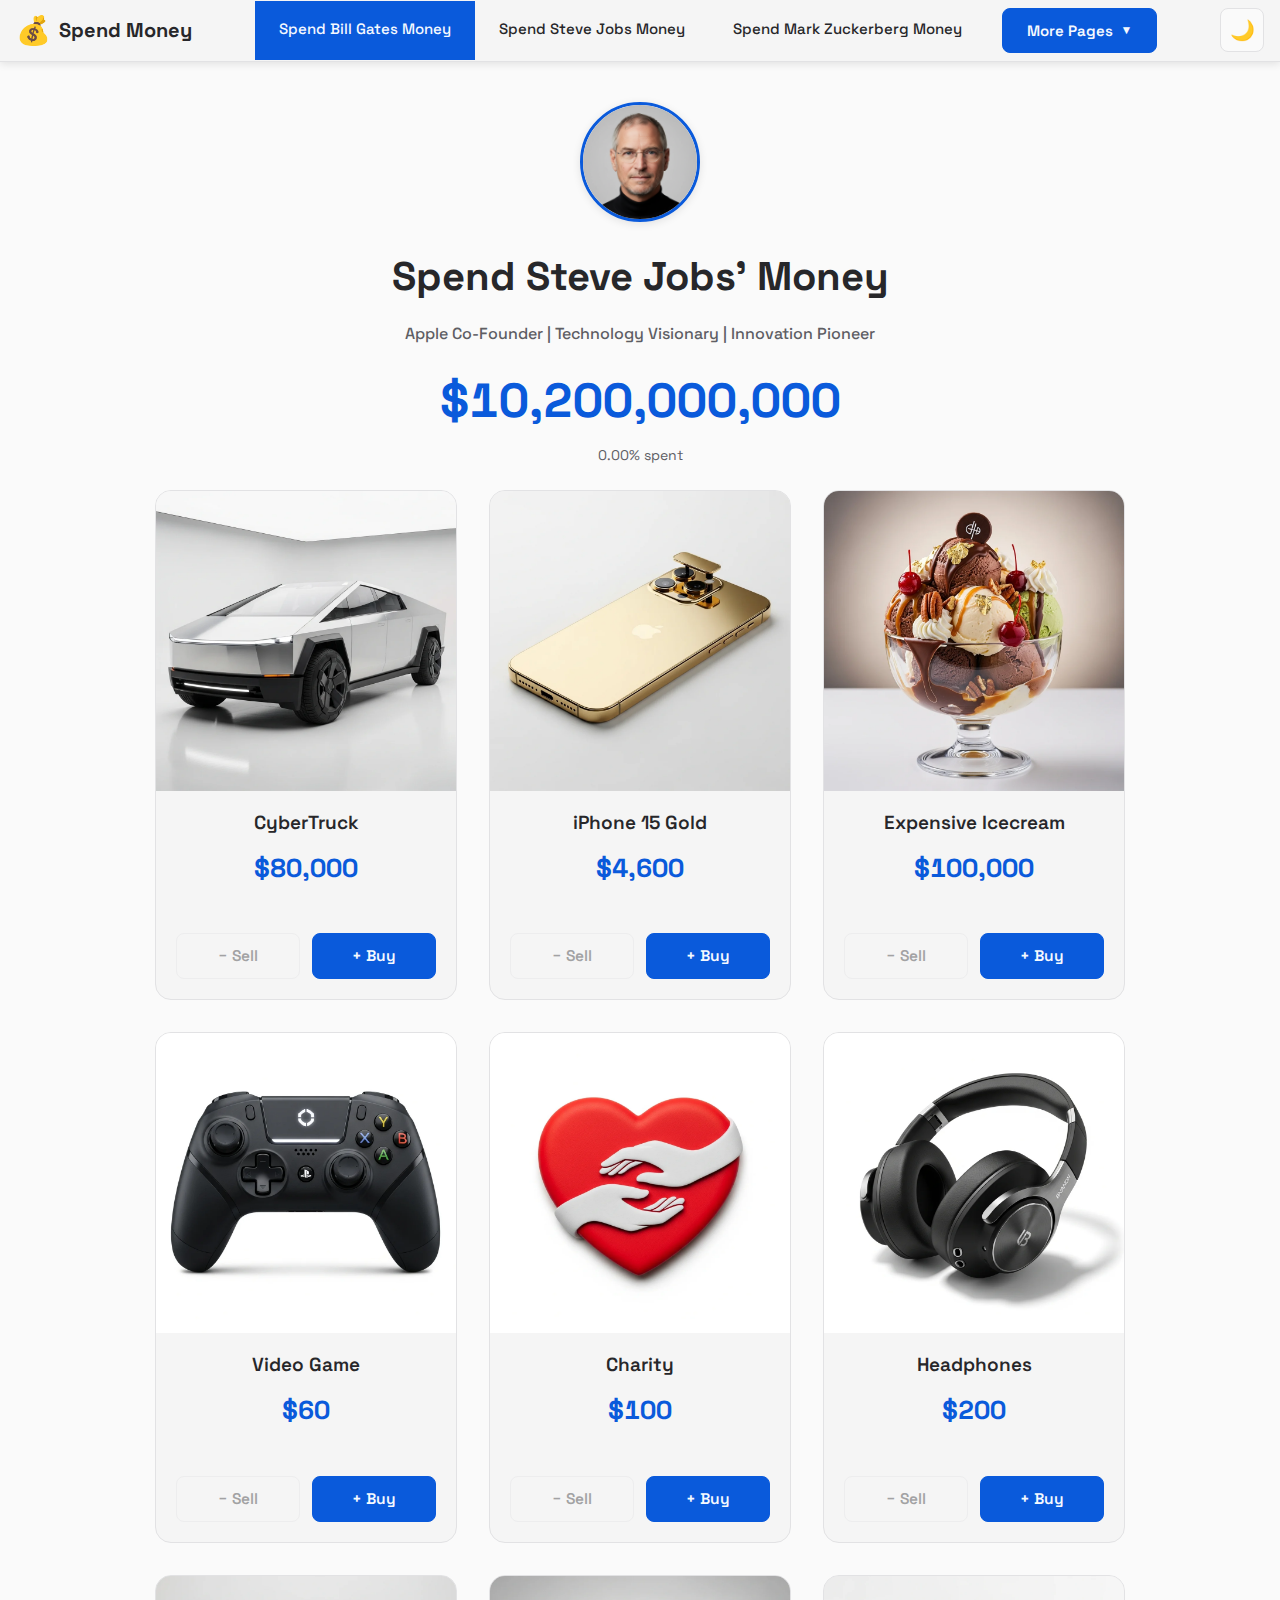
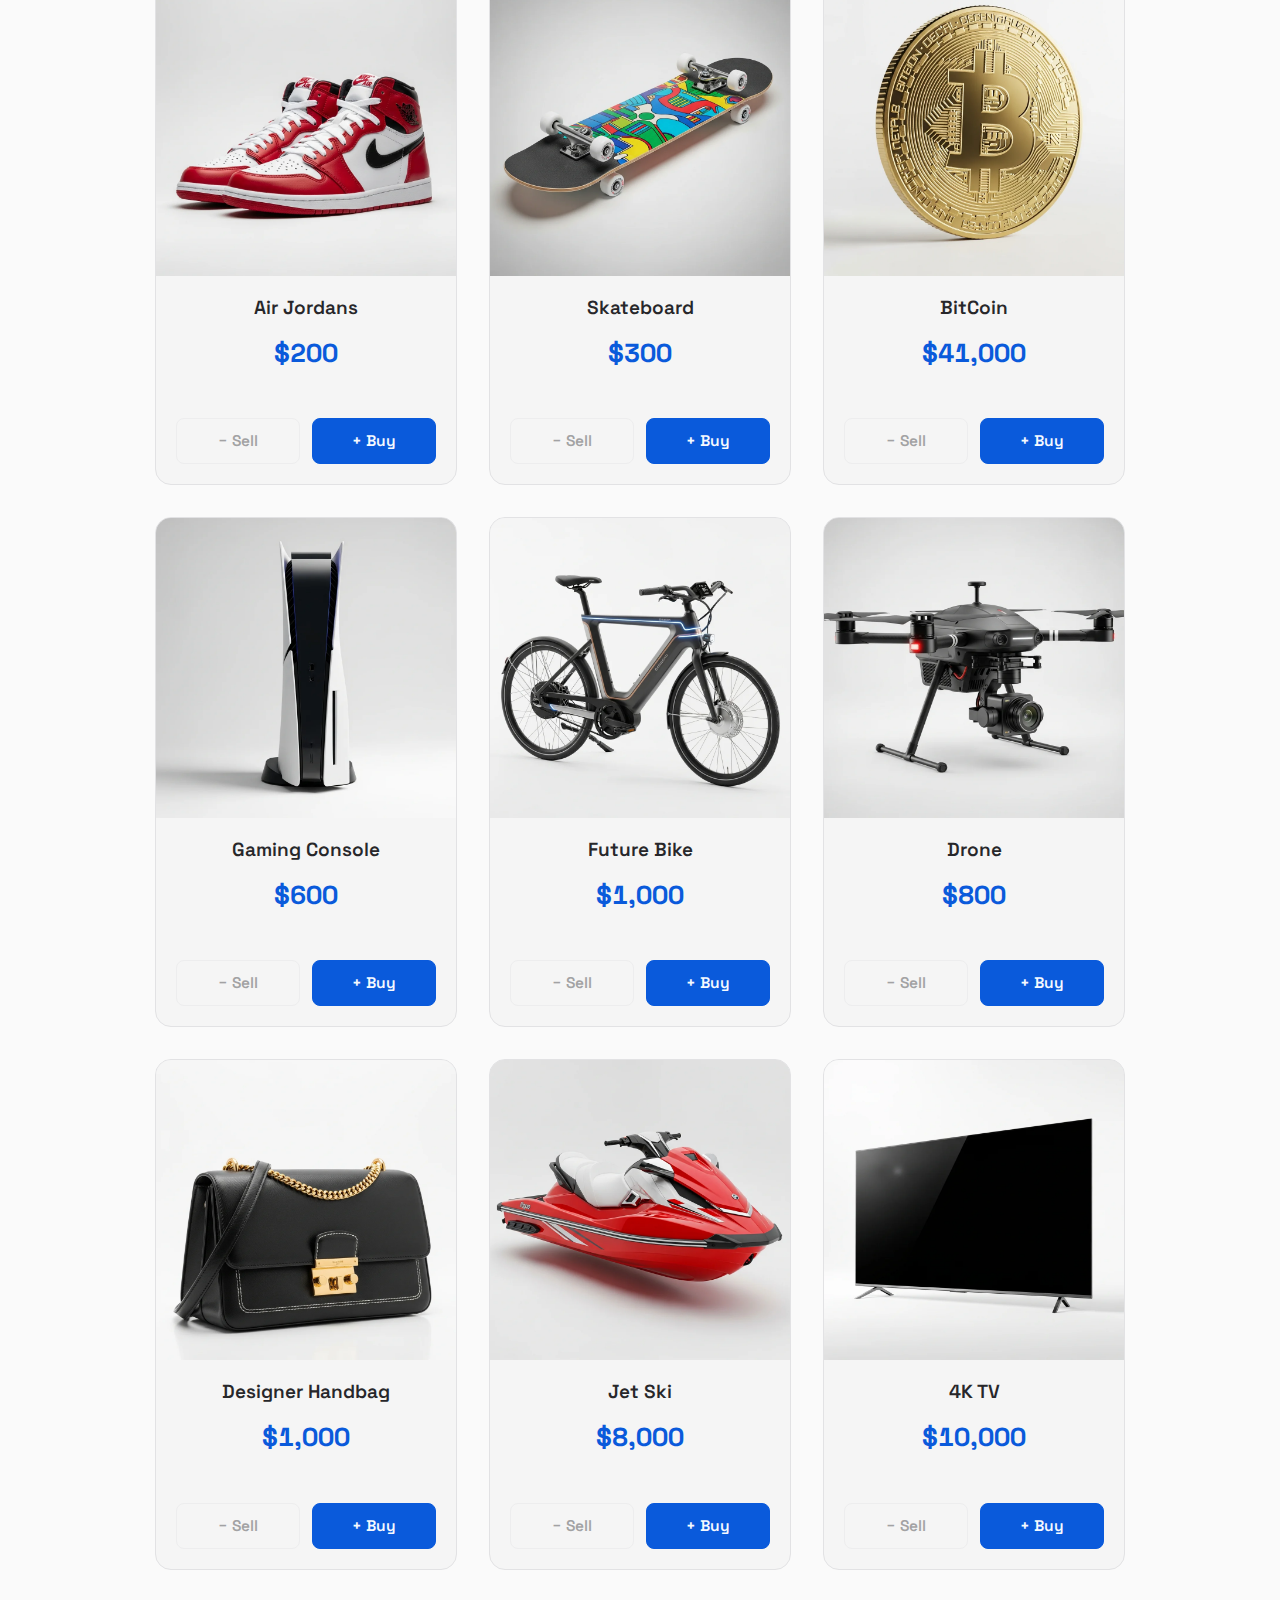
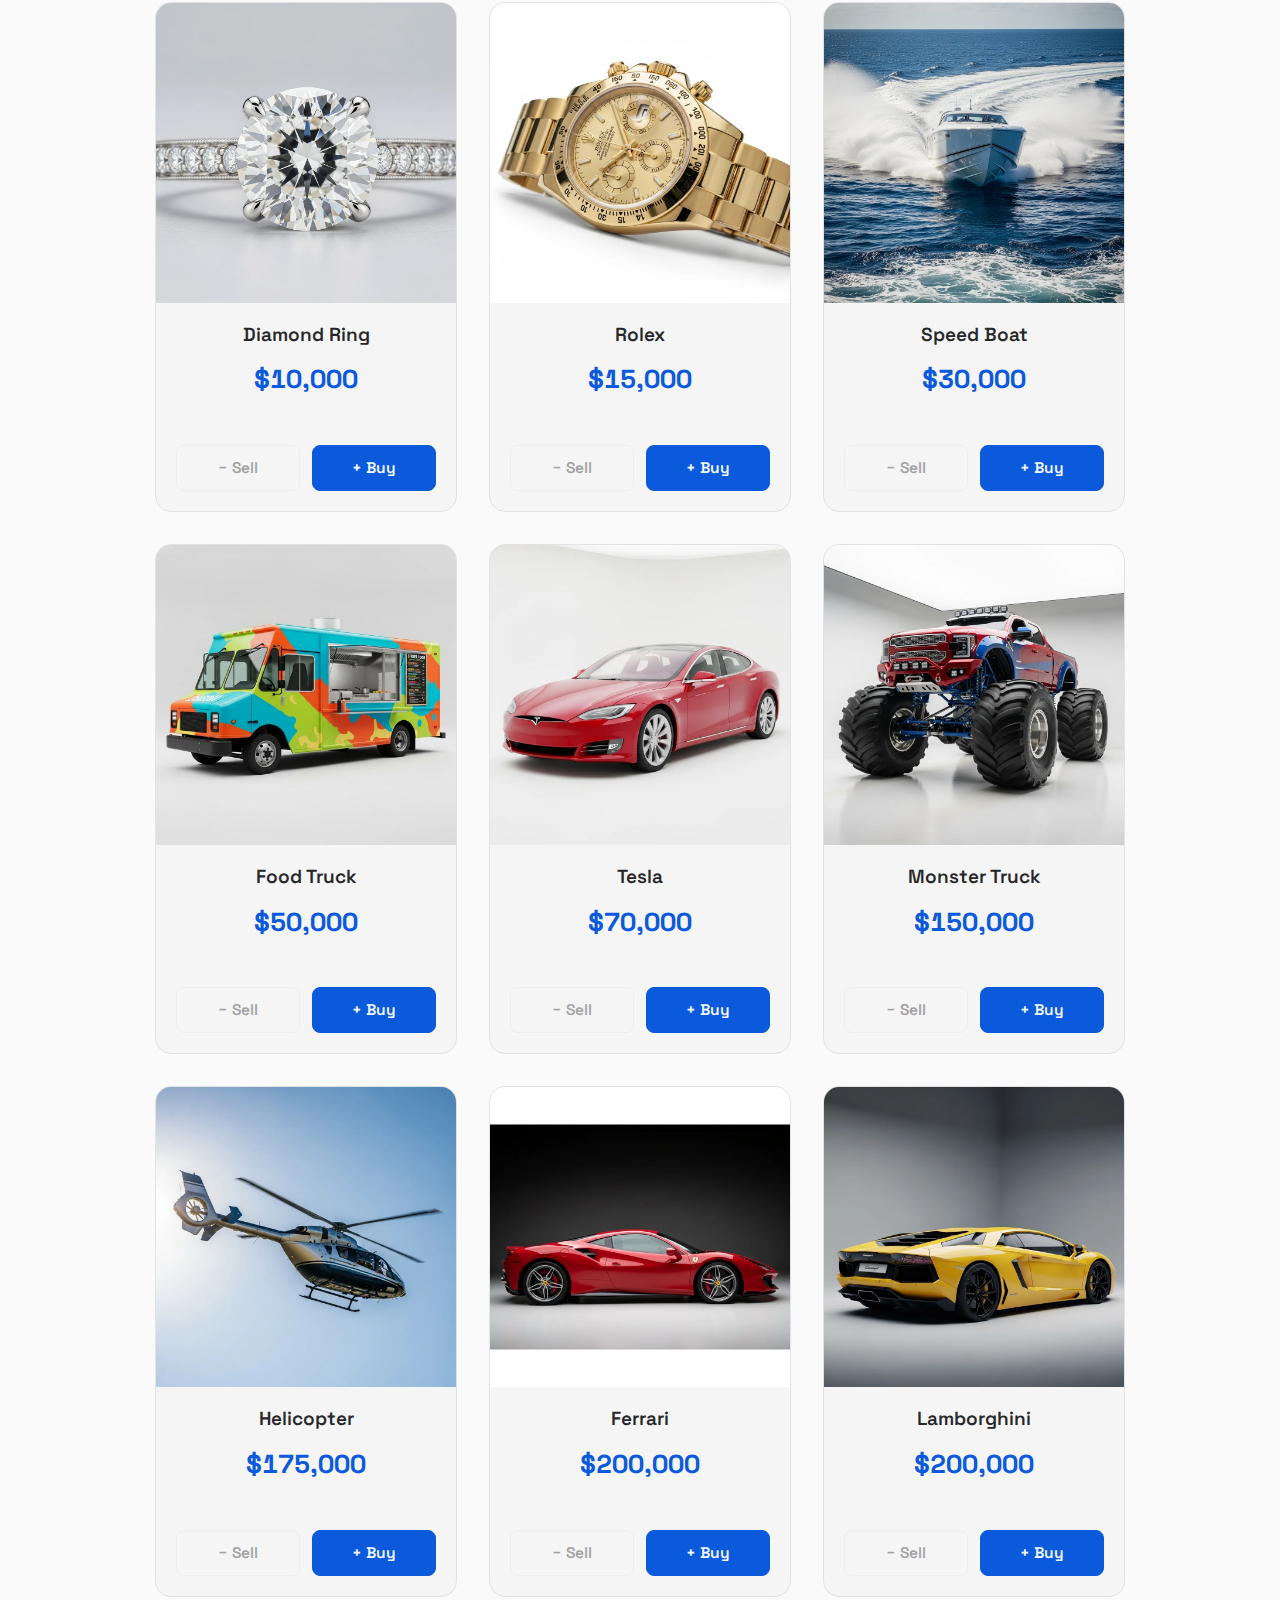
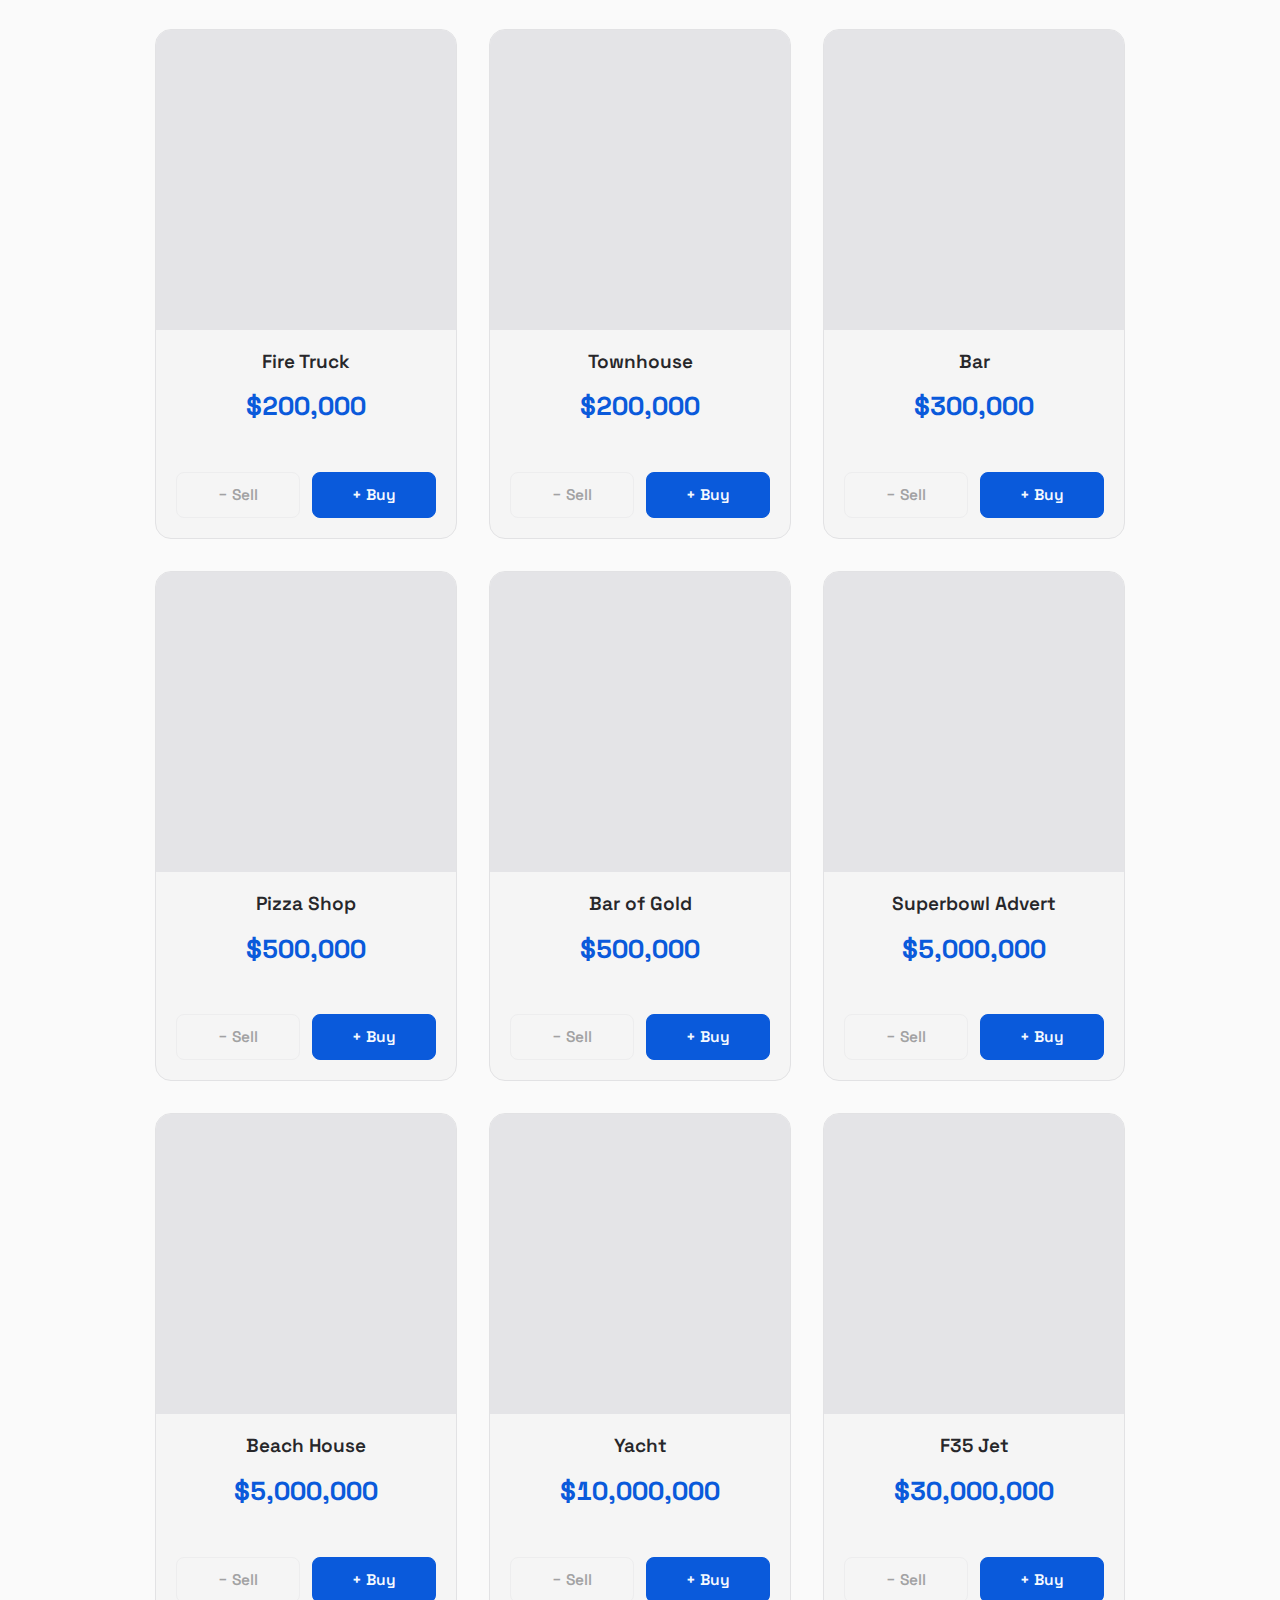
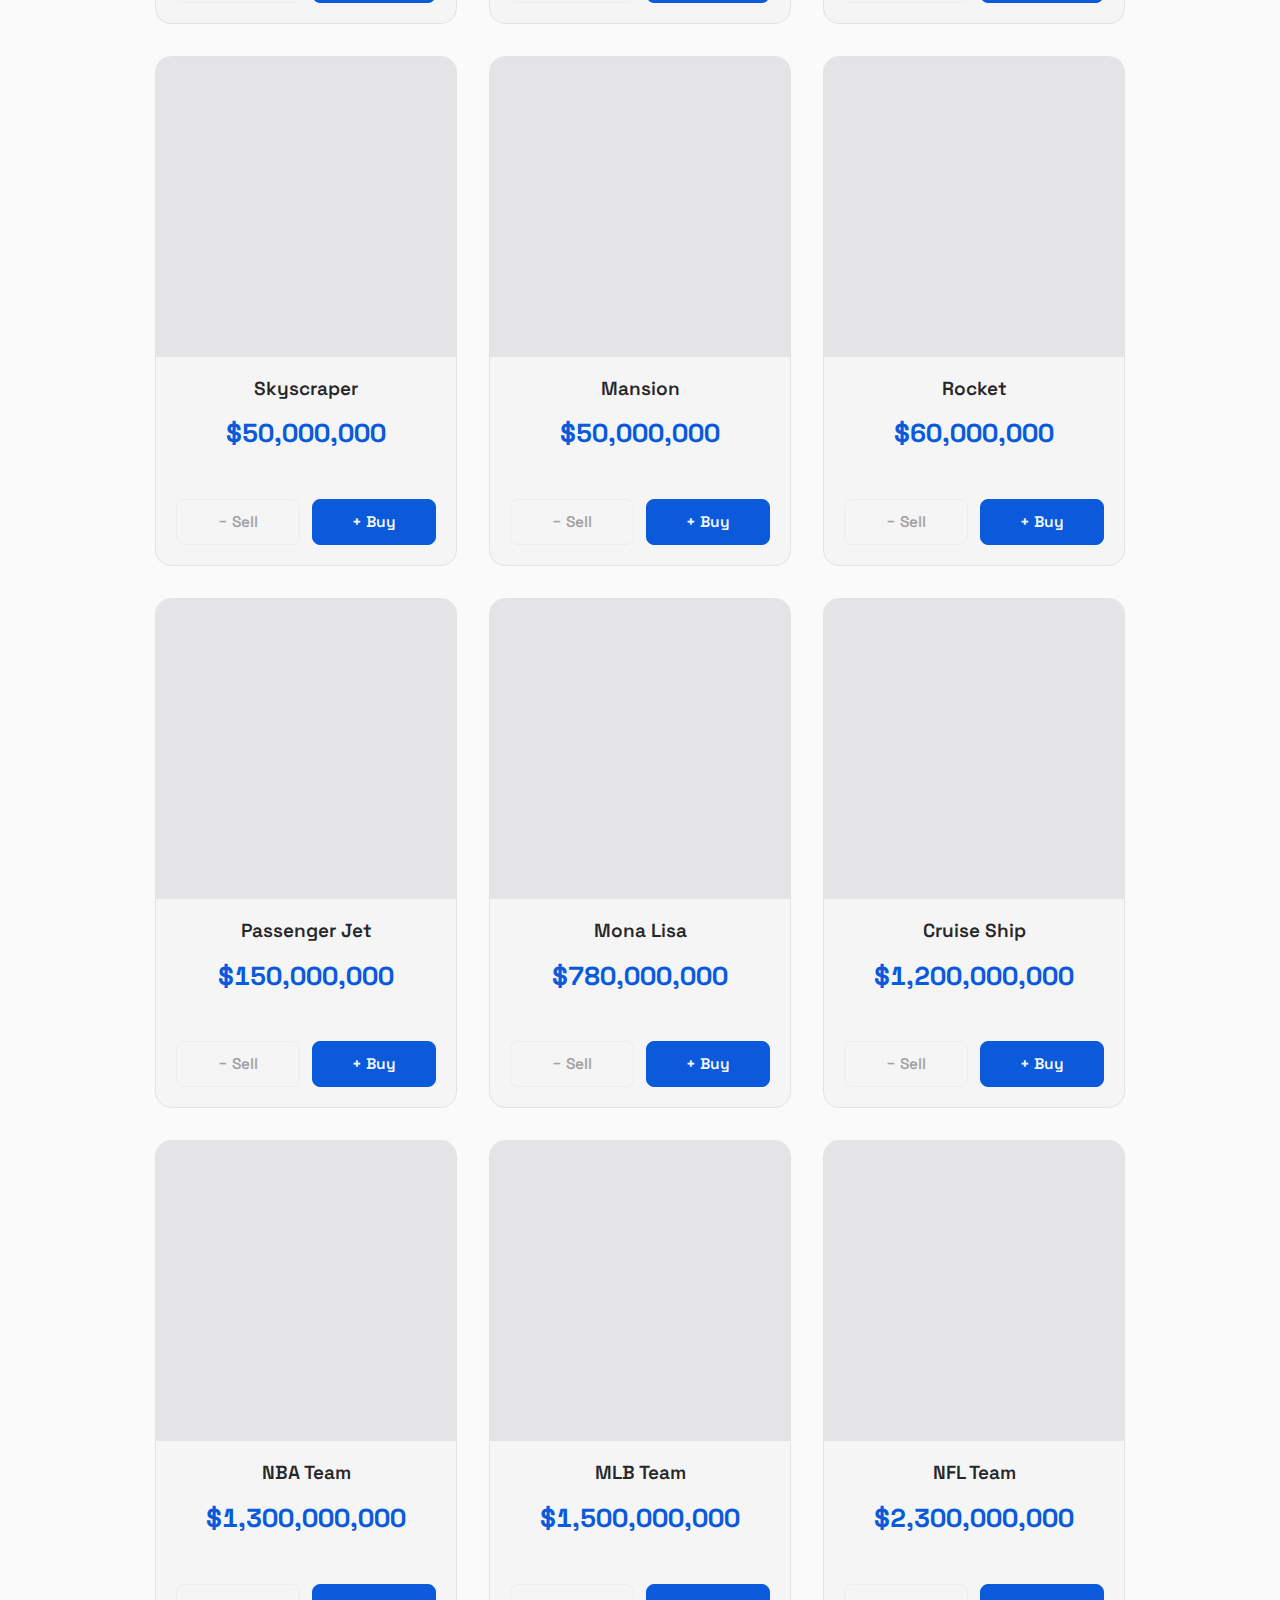
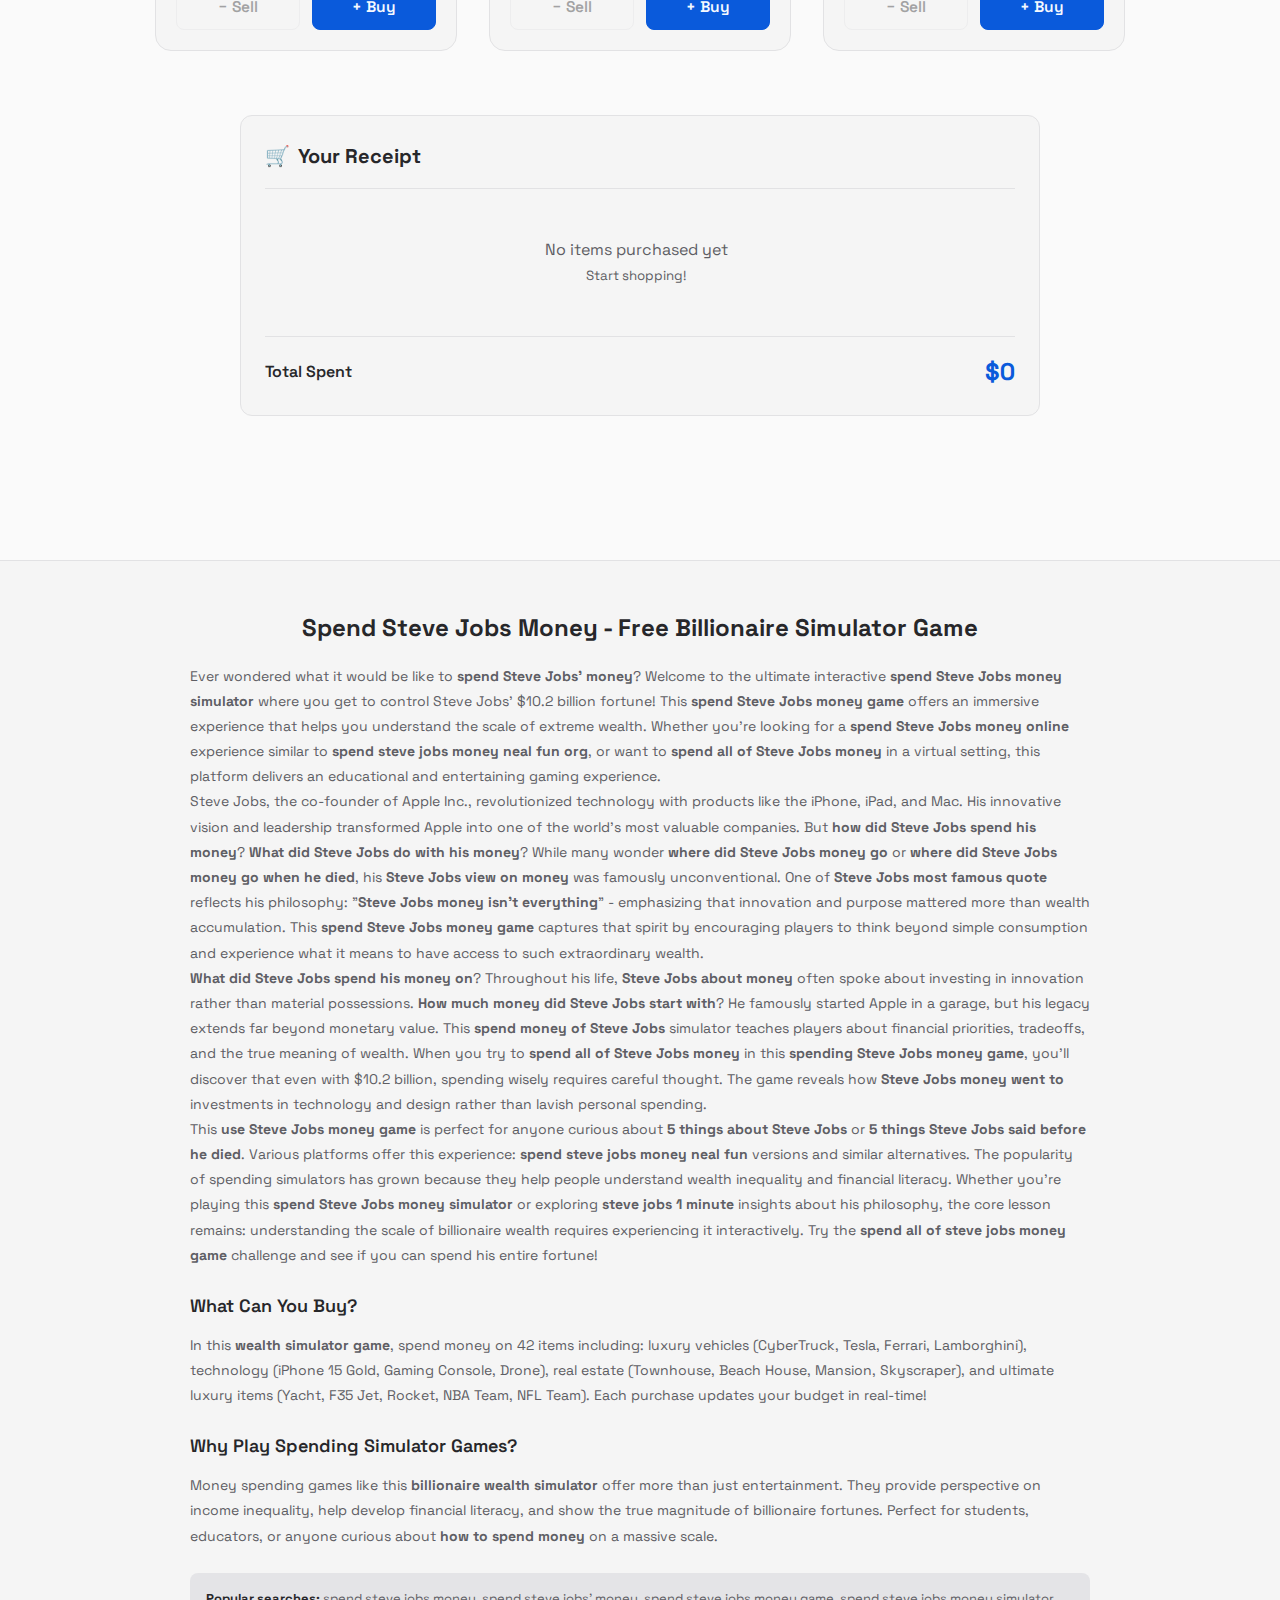
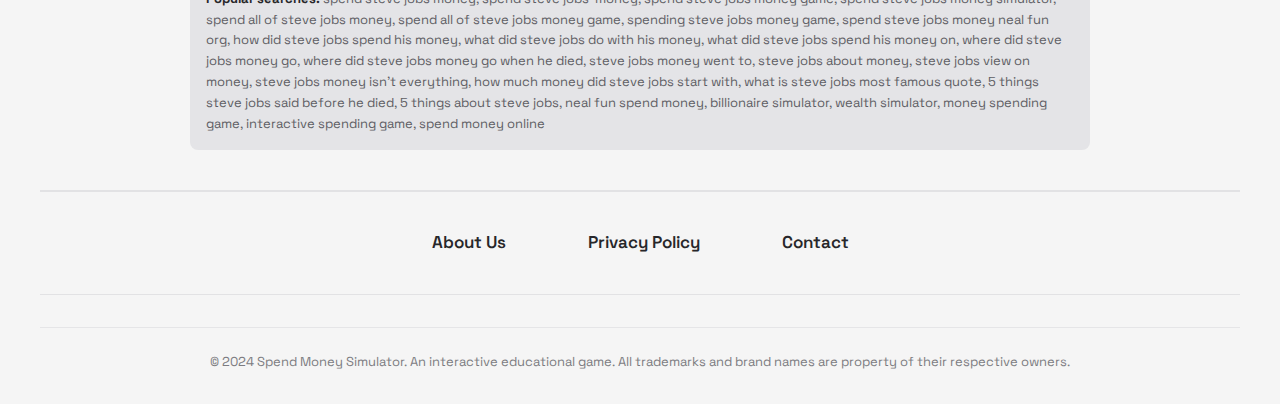
<file: Spend Steve Jobs Money/index.html>
<!doctype html>
<html lang="en">
    <head>
        <meta charset="UTF-8" />
        <meta name="viewport" content="width=device-width, initial-scale=1.0" />

        <!-- SEO Meta Tags -->
        <title>
            Spend Steve Jobs' Money - Free Game & Simulator | Spend All of Steve Jobs Money Online | Neal Fun Alternative
        </title>
        <meta
            name="description"
            content="Experience how to spend Steve Jobs' money in this interactive simulator game. Discover what Steve Jobs spent his money on, explore where Steve Jobs' money went, and learn about Steve Jobs' view on money. Play the ultimate spend Steve Jobs money game - similar to Neal Fun - where you can spend all of Steve Jobs' $10.2 billion fortune on luxury items, technology, real estate, and more. Free online billionaire spending simulator!"
        />
        <meta
            name="keywords"
            content="spend steve jobs money, spend steve jobs' money, spend steve jobs money game, spend steve jobs money simulator, spend all of steve jobs money, spend all of steve jobs money game, spending steve jobs money game, spend money of steve jobs, spend steve jobs money neal fun org, use steve jobs money game, how did steve jobs spend his money, what did steve jobs do with his money, what did steve jobs spend his money on, where did steve jobs money go, where did steve jobs money go when he died, steve jobs money went to, steve jobs about money, steve jobs view on money, steve jobs money isn't everything, how much money did steve jobs start with, what is steve jobs most famous quote, 5 things steve jobs said before he died, 5 things about steve jobs, steve jobs 1 minute, neal fun spend money, billionaire simulator, wealth simulator, money spending game"
        />
        <meta name="author" content="Spending Simulator" />
        <meta name="robots" content="index, follow" />

        <!-- Open Graph Meta Tags for Social Media -->
        <meta
            property="og:title"
            content="Spend Steve Jobs' Money Game - Interactive Simulator | Spend All of Steve Jobs Money Online"
        />
        <meta
            property="og:description"
            content="Discover how to spend Steve Jobs' money in this free online simulator game. Learn what Steve Jobs spent his money on and experience spending his $10.2 billion fortune. Play the ultimate spend Steve Jobs money simulator - similar to Neal Fun - and see if you can spend all of Steve Jobs' money!"
        />
        <meta property="og:type" content="website" />
        <meta property="og:url" content="https://spendbillgatesmoney.online/Spend%20Steve%20Jobs%20Money/" />
        <meta property="og:image" content="https://spendbillgatesmoney.online/Spend%20Steve%20Jobs%20Money/images/cybertruck.png" />
        <meta property="og:image:width" content="1200" />
        <meta property="og:image:height" content="630" />
        <meta property="og:locale" content="en_US" />
        <meta property="og:site_name" content="Spend Steve Jobs Money Simulator" />

        <!-- Twitter Card Meta Tags -->
        <meta name="twitter:card" content="summary_large_image" />
        <meta
            name="twitter:title"
            content="Spend Steve Jobs' Money - Free Game & Simulator | Neal Fun Alternative"
        />
        <meta
            name="twitter:description"
            content="Play the ultimate spend Steve Jobs money game! Discover what Steve Jobs spent his money on and experience spending his $10.2 billion fortune. Try to spend all of Steve Jobs' money in this interactive simulator →"
        />
        <meta name="twitter:image" content="https://spendbillgatesmoney.online/Spend%20Steve%20Jobs%20Money/images/cybertruck.png" />

        <!-- Favicon -->
        <link rel="icon" type="image/svg+xml" href="../favicon.svg" />
        <link rel="icon" type="image/png" href="../favicon.svg" />
        <link rel="apple-touch-icon" href="../favicon.svg" />

        <!-- Canonical URL -->
        <link rel="canonical" href="https://spendbillgatesmoney.online/Spend%20Steve%20Jobs%20Money/" />
        
        <!-- Theme Color -->
        <meta name="theme-color" content="#2563eb" />
        <meta name="msapplication-TileColor" content="#2563eb" />
        
        <!-- Additional SEO Meta Tags -->
        <meta name="language" content="English" />
        <meta name="revisit-after" content="7 days" />
        <meta name="rating" content="general" />
        <meta name="distribution" content="global" />

        <!-- Google Fonts -->
        <link rel="preconnect" href="https://fonts.googleapis.com" />
        <link rel="preconnect" href="https://fonts.gstatic.com" crossorigin />
        <link
            href="https://fonts.googleapis.com/css2?family=Space+Grotesk:wght@400;500;600;700&display=swap"
            rel="stylesheet"
        />

        <!-- Stylesheet -->
        <link rel="stylesheet" href="styles.css" />
    </head>
    <body>
        <!-- Header Section -->
        <header class="header">
            <nav
                class="nav-container"
                role="navigation"
                aria-label="Main navigation"
            >
                <div class="header-logo">
                    <span class="logo-icon">💰</span>
                    <span class="logo-text">Spend Money</span>
                </div>
                <button
                    class="mobile-menu-toggle"
                    id="mobileMenuToggle"
                    aria-label="Toggle mobile menu"
                    aria-expanded="false"
                >
                    <span></span>
                    <span></span>
                    <span></span>
                </button>
                <div class="nav-menu-wrapper">
                    <div class="nav-menu" id="navMenu">
                        <a href="../index.html" class="nav-link">Spend Bill Gates Money</a>
                        <a href="index.html" class="nav-link">Spend Steve Jobs Money</a>
                        <a href="../Spend Mark Zuckerberg Money/index.html" class="nav-link">Spend Mark Zuckerberg Money</a>
                    </div>
                    <div class="dropdown-wrapper">
                        <button
                            class="dropdown-toggle"
                            id="dropdownToggle"
                            aria-label="Toggle navigation menu"
                            aria-expanded="false"
                            aria-haspopup="true"
                        >
                            <span class="dropdown-text">More Pages</span>
                            <span class="dropdown-icon">▼</span>
                        </button>
                        <div class="dropdown-menu" id="dropdownMenu" role="menu">
                            <!-- Dropdown items will be populated by JavaScript -->
                        </div>
                    </div>
                </div>
                <button
                    class="theme-toggle"
                    id="themeToggle"
                    aria-label="Toggle dark mode"
                >
                    <span class="sun-icon">☀️</span>
                    <span class="moon-icon">🌙</span>
                </button>
            </nav>
        </header>

        <!-- Main Content -->
        <main class="main-content" role="main">
            <!-- Hero Section -->
            <section class="hero-section" aria-labelledby="hero-title">
                <div class="billionaire-avatar">
                    <img
                        src="images/Steve Jobs.png"
                        alt="Steve Jobs - Spend billionaire money simulator game - Experience spending $10.2 billion fortune online"
                        class="avatar-image"
                        title="Steve Jobs Money Spending Game"
                    />
                </div>
                <h1 id="hero-title" class="hero-title">
                    <span class="sr-only">Spend Money Like a Billionaire - </span>Spend Steve Jobs' Money
                </h1>
                <p class="hero-subtitle">Apple Co-Founder | Technology Visionary | Innovation Pioneer</p>
                <div class="budget-display">
                    <p
                        class="current-budget"
                        id="currentBudget"
                        aria-live="polite"
                        aria-atomic="true"
                    >
                        $10,200,000,000
                    </p>
                    <p class="budget-info">
                        <span id="percentageSpent">0.00</span>% spent
                    </p>
                </div>
            </section>

            <!-- Shopping Grid Section -->
            <section class="shopping-container">
                <div
                    class="items-grid"
                    id="itemsGrid"
                    role="list"
                    aria-label="Available items for purchase"
                >
                    <!-- Items will be dynamically generated here -->
                </div>

                <!-- Receipt Sidebar -->
                <aside
                    class="receipt-sidebar"
                    role="complementary"
                    aria-labelledby="receipt-title"
                >
                    <article class="receipt-card">
                        <header class="receipt-header">
                            <h2 id="receipt-title">
                                <span class="cart-icon">🛒</span>
                                Your Receipt
                            </h2>
                        </header>
                        <div class="receipt-divider"></div>
                        <div class="receipt-content" id="receiptContent">
                            <p class="empty-receipt">
                                No items purchased yet<br /><small
                                    >Start shopping!</small
                                >
                            </p>
                        </div>
                        <div class="receipt-divider"></div>
                        <footer class="receipt-footer">
                            <div class="total-row">
                                <span class="total-label">Total Spent</span>
                                <span class="total-amount" id="totalSpent"
                                    >$0</span
                                >
                            </div>
                        </footer>
                    </article>
                </aside>
            </section>
        </main>

        <!-- Footer Section -->
        <footer class="footer" role="contentinfo">
            <div class="footer-content">
                <h2 class="footer-heading">Spend Steve Jobs Money - Free Billionaire Simulator Game</h2>
                <div class="footer-description">
                    <p>Ever wondered what it would be like to <strong>spend Steve Jobs' money</strong>? Welcome to the ultimate interactive <strong>spend Steve Jobs money simulator</strong> where you get to control Steve Jobs' $10.2 billion fortune! This <strong>spend Steve Jobs money game</strong> offers an immersive experience that helps you understand the scale of extreme wealth. Whether you're looking for a <strong>spend Steve Jobs money online</strong> experience similar to <strong>spend steve jobs money neal fun org</strong>, or want to <strong>spend all of Steve Jobs money</strong> in a virtual setting, this platform delivers an educational and entertaining gaming experience.</p>

                    <p>Steve Jobs, the co-founder of Apple Inc., revolutionized technology with products like the iPhone, iPad, and Mac. His innovative vision and leadership transformed Apple into one of the world's most valuable companies. But <strong>how did Steve Jobs spend his money</strong>? <strong>What did Steve Jobs do with his money</strong>? While many wonder <strong>where did Steve Jobs money go</strong> or <strong>where did Steve Jobs money go when he died</strong>, his <strong>Steve Jobs view on money</strong> was famously unconventional. One of <strong>Steve Jobs most famous quote</strong> reflects his philosophy: "<strong>Steve Jobs money isn't everything</strong>" - emphasizing that innovation and purpose mattered more than wealth accumulation. This <strong>spend Steve Jobs money game</strong> captures that spirit by encouraging players to think beyond simple consumption and experience what it means to have access to such extraordinary wealth.</p>
                    
                    <p><strong>What did Steve Jobs spend his money on</strong>? Throughout his life, <strong>Steve Jobs about money</strong> often spoke about investing in innovation rather than material possessions. <strong>How much money did Steve Jobs start with</strong>? He famously started Apple in a garage, but his legacy extends far beyond monetary value. This <strong>spend money of Steve Jobs</strong> simulator teaches players about financial priorities, tradeoffs, and the true meaning of wealth. When you try to <strong>spend all of Steve Jobs money</strong> in this <strong>spending Steve Jobs money game</strong>, you'll discover that even with $10.2 billion, spending wisely requires careful thought. The game reveals how <strong>Steve Jobs money went to</strong> investments in technology and design rather than lavish personal spending.</p>

                    <p>This <strong>use Steve Jobs money game</strong> is perfect for anyone curious about <strong>5 things about Steve Jobs</strong> or <strong>5 things Steve Jobs said before he died</strong>. Various platforms offer this experience: <strong>spend steve jobs money neal fun</strong> versions and similar alternatives. The popularity of spending simulators has grown because they help people understand wealth inequality and financial literacy. Whether you're playing this <strong>spend Steve Jobs money simulator</strong> or exploring <strong>steve jobs 1 minute</strong> insights about his philosophy, the core lesson remains: understanding the scale of billionaire wealth requires experiencing it interactively. Try the <strong>spend all of steve jobs money game</strong> challenge and see if you can spend his entire fortune!</p>
                </div>
                <div class="footer-features">
                    <h3 class="footer-subheading">What Can You Buy?</h3>
                    <p>In this <strong>wealth simulator game</strong>, spend money on 42 items including: luxury vehicles (CyberTruck, Tesla, Ferrari, Lamborghini), technology (iPhone 15 Gold, Gaming Console, Drone), real estate (Townhouse, Beach House, Mansion, Skyscraper), and ultimate luxury items (Yacht, F35 Jet, Rocket, NBA Team, NFL Team). Each purchase updates your budget in real-time!</p>
                </div>
                <div class="footer-features">
                    <h3 class="footer-subheading">Why Play Spending Simulator Games?</h3>
                    <p>Money spending games like this <strong>billionaire wealth simulator</strong> offer more than just entertainment. They provide perspective on income inequality, help develop financial literacy, and show the true magnitude of billionaire fortunes. Perfect for students, educators, or anyone curious about <strong>how to spend money</strong> on a massive scale.</p>
                </div>
                <p class="footer-keywords">
                    <strong>Popular searches:</strong> spend steve jobs money, spend steve jobs' money, spend steve jobs money game, spend steve jobs money simulator, 
                    spend all of steve jobs money, spend all of steve jobs money game, spending steve jobs money game, spend steve jobs money neal fun org, 
                    how did steve jobs spend his money, what did steve jobs do with his money, what did steve jobs spend his money on, 
                    where did steve jobs money go, where did steve jobs money go when he died, steve jobs money went to, steve jobs about money, 
                    steve jobs view on money, steve jobs money isn't everything, how much money did steve jobs start with, 
                    what is steve jobs most famous quote, 5 things steve jobs said before he died, 5 things about steve jobs, 
                    neal fun spend money, billionaire simulator, wealth simulator, money spending game, interactive spending game, spend money online
                </p>
                
                <!-- Footer Navigation Links -->
                <nav class="footer-links" aria-label="Footer navigation">
                    <a href="../about-us.html">About Us</a>
                    <a href="../privacy-policy.html">Privacy Policy</a>
                    <a href="../contact.html">Contact</a>
                </nav>
                
                <p class="footer-copyright">
                    &copy; 2024 Spend Money Simulator. An interactive educational game. 
                    All trademarks and brand names are property of their respective owners.
                </p>
            </div>
        </footer>

        <!-- JavaScript -->
        <script src="script.js"></script>
    </body>
</html>
</file>
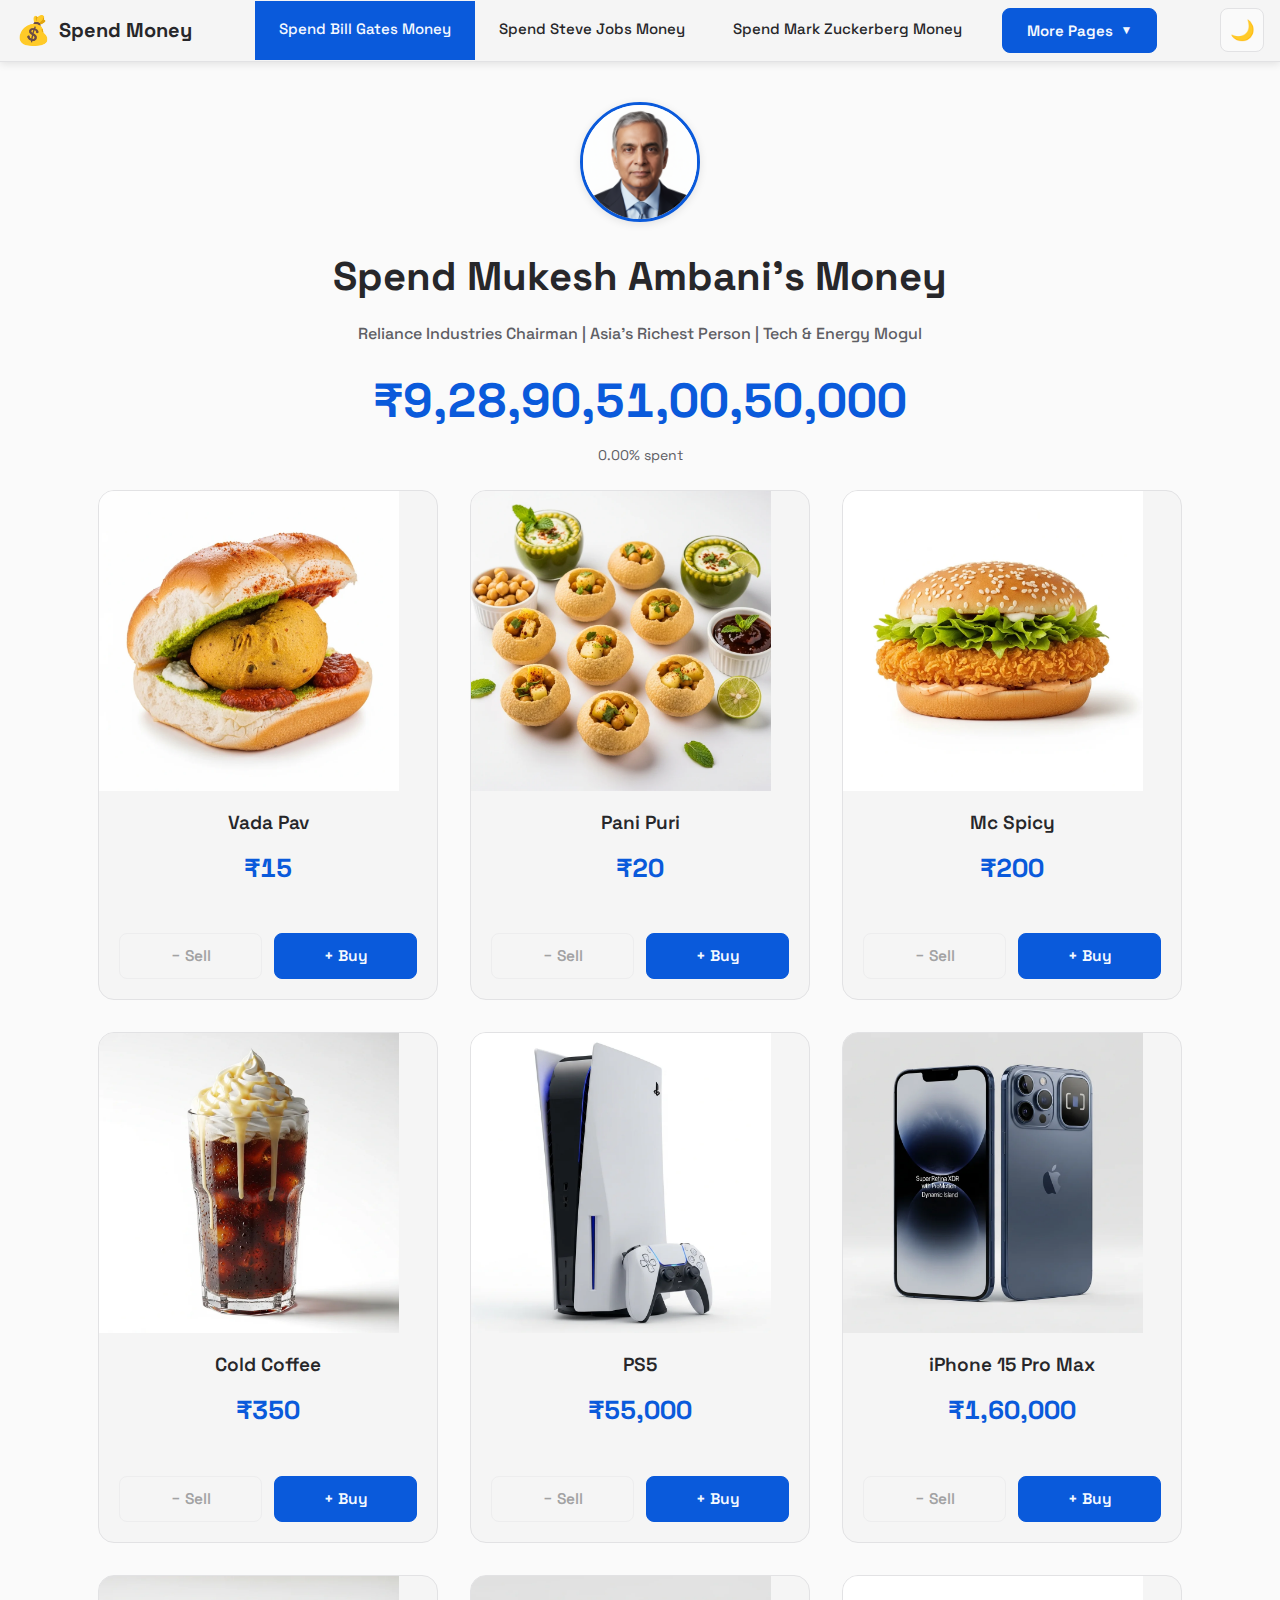
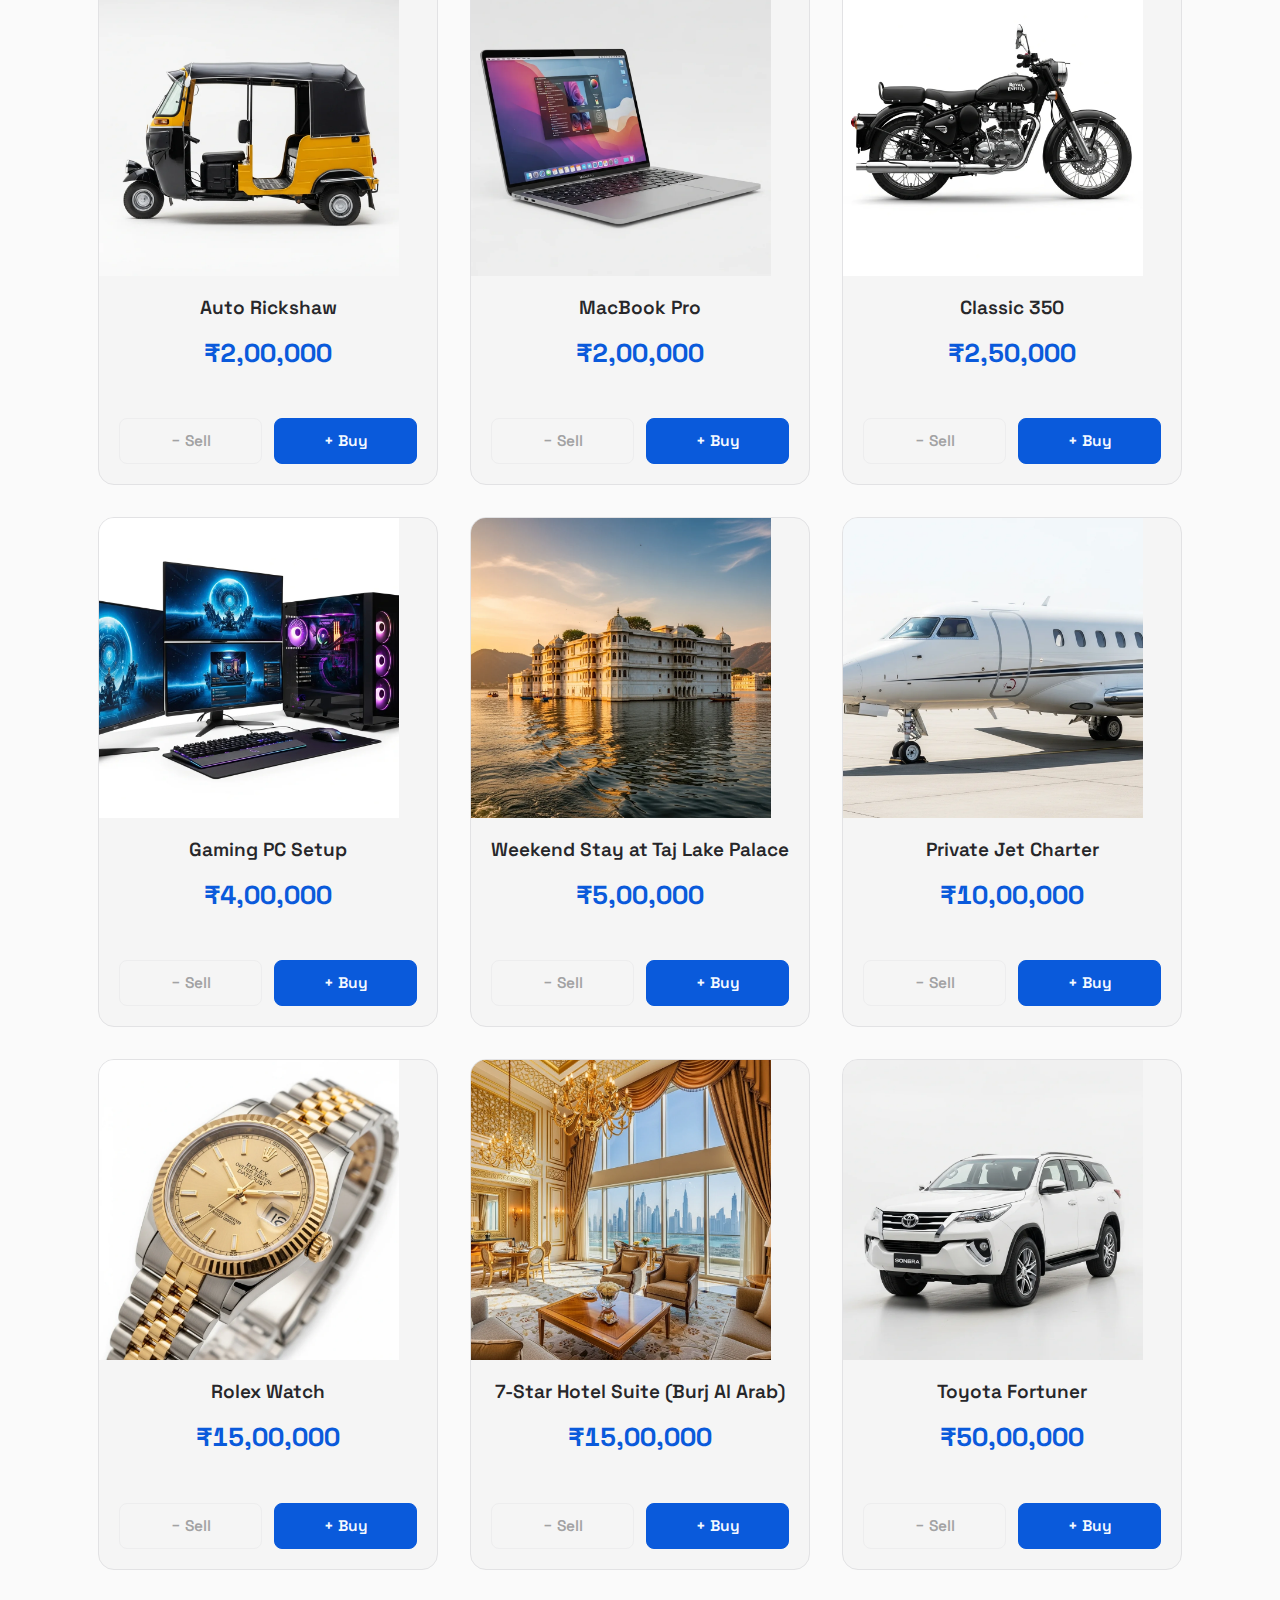
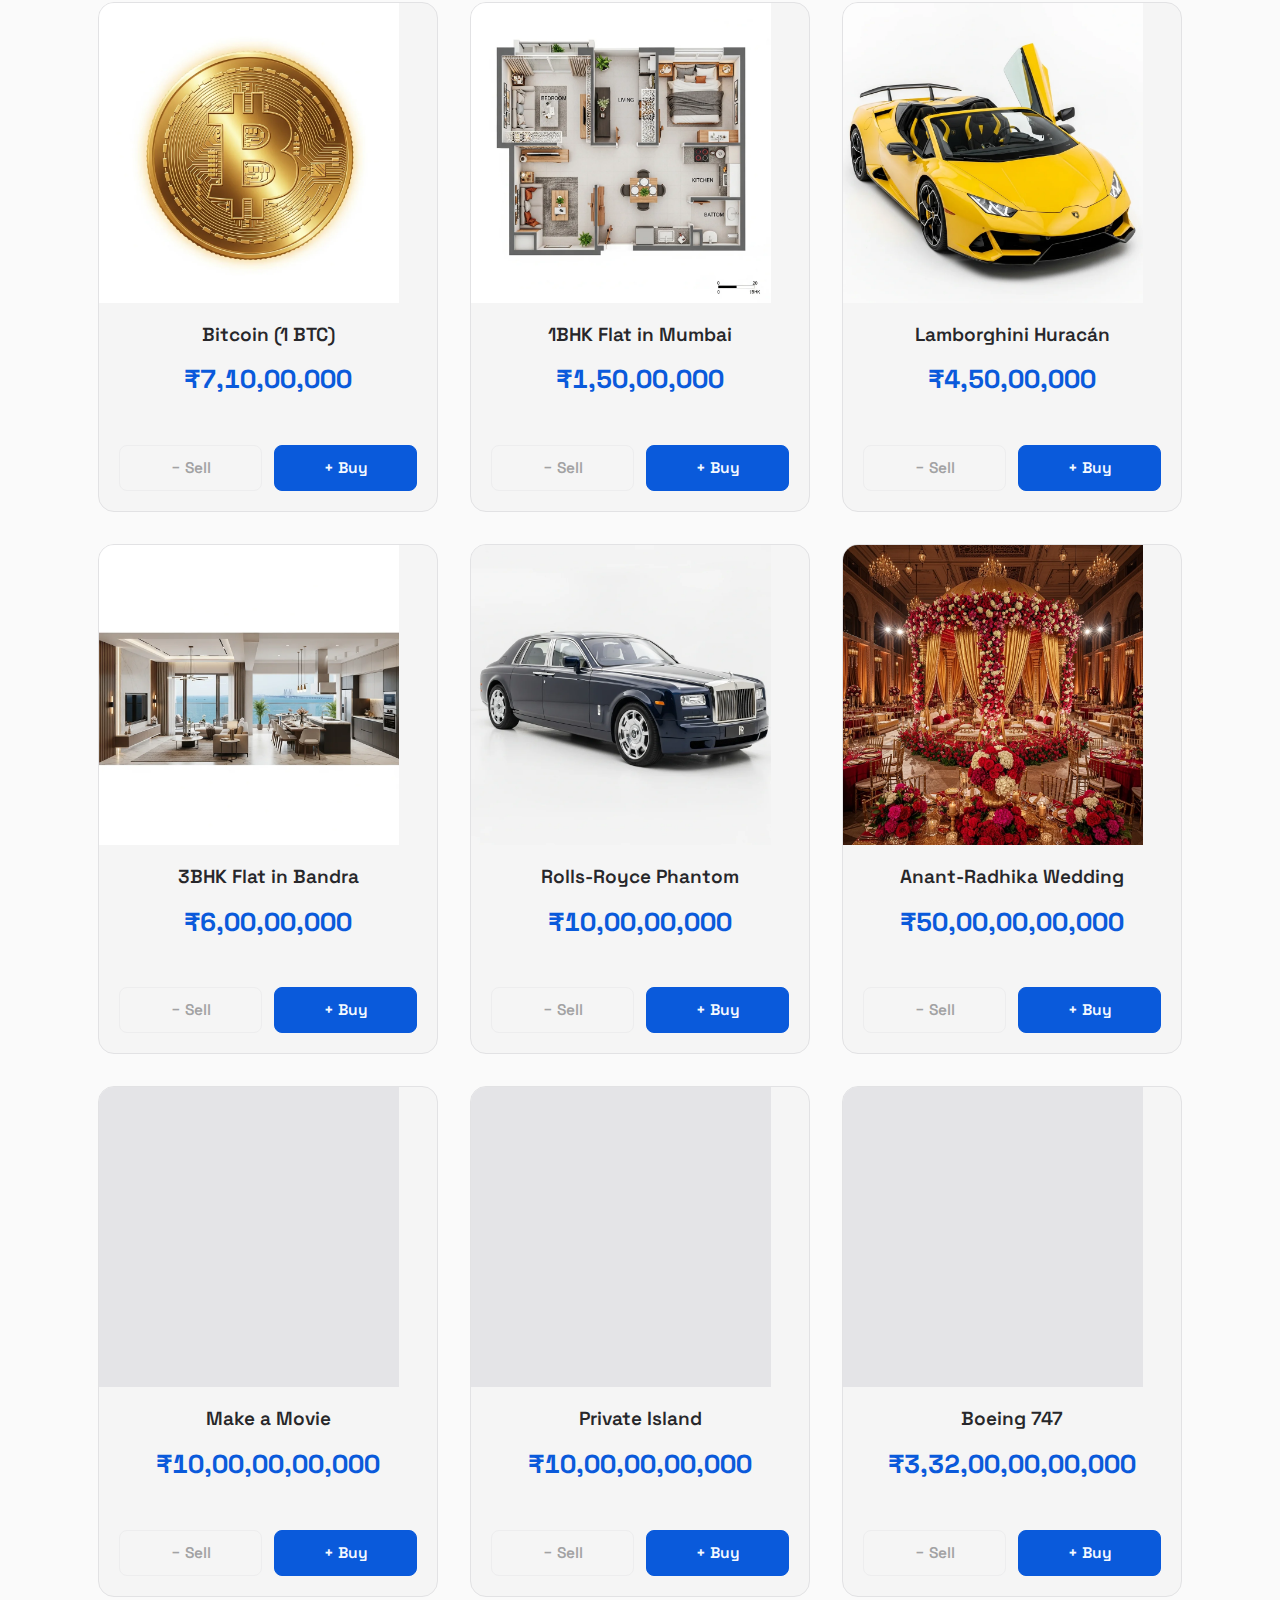
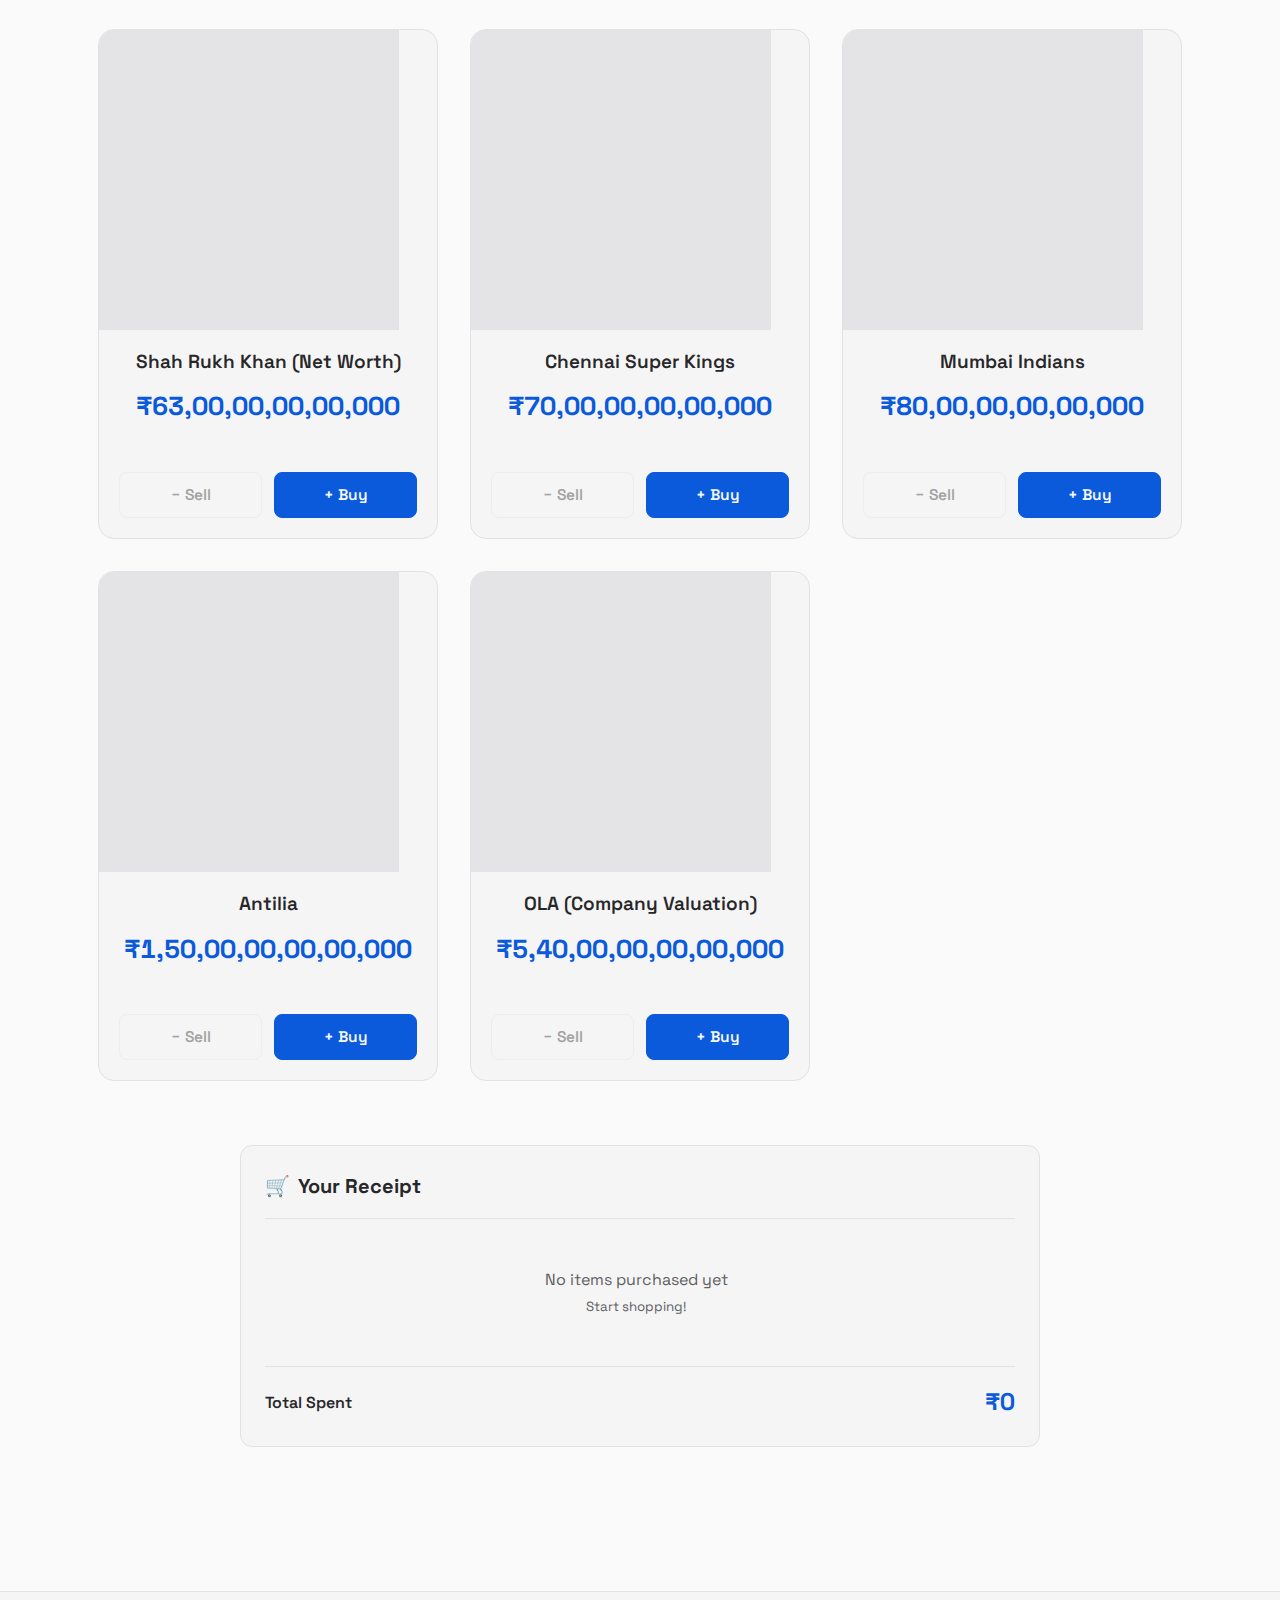
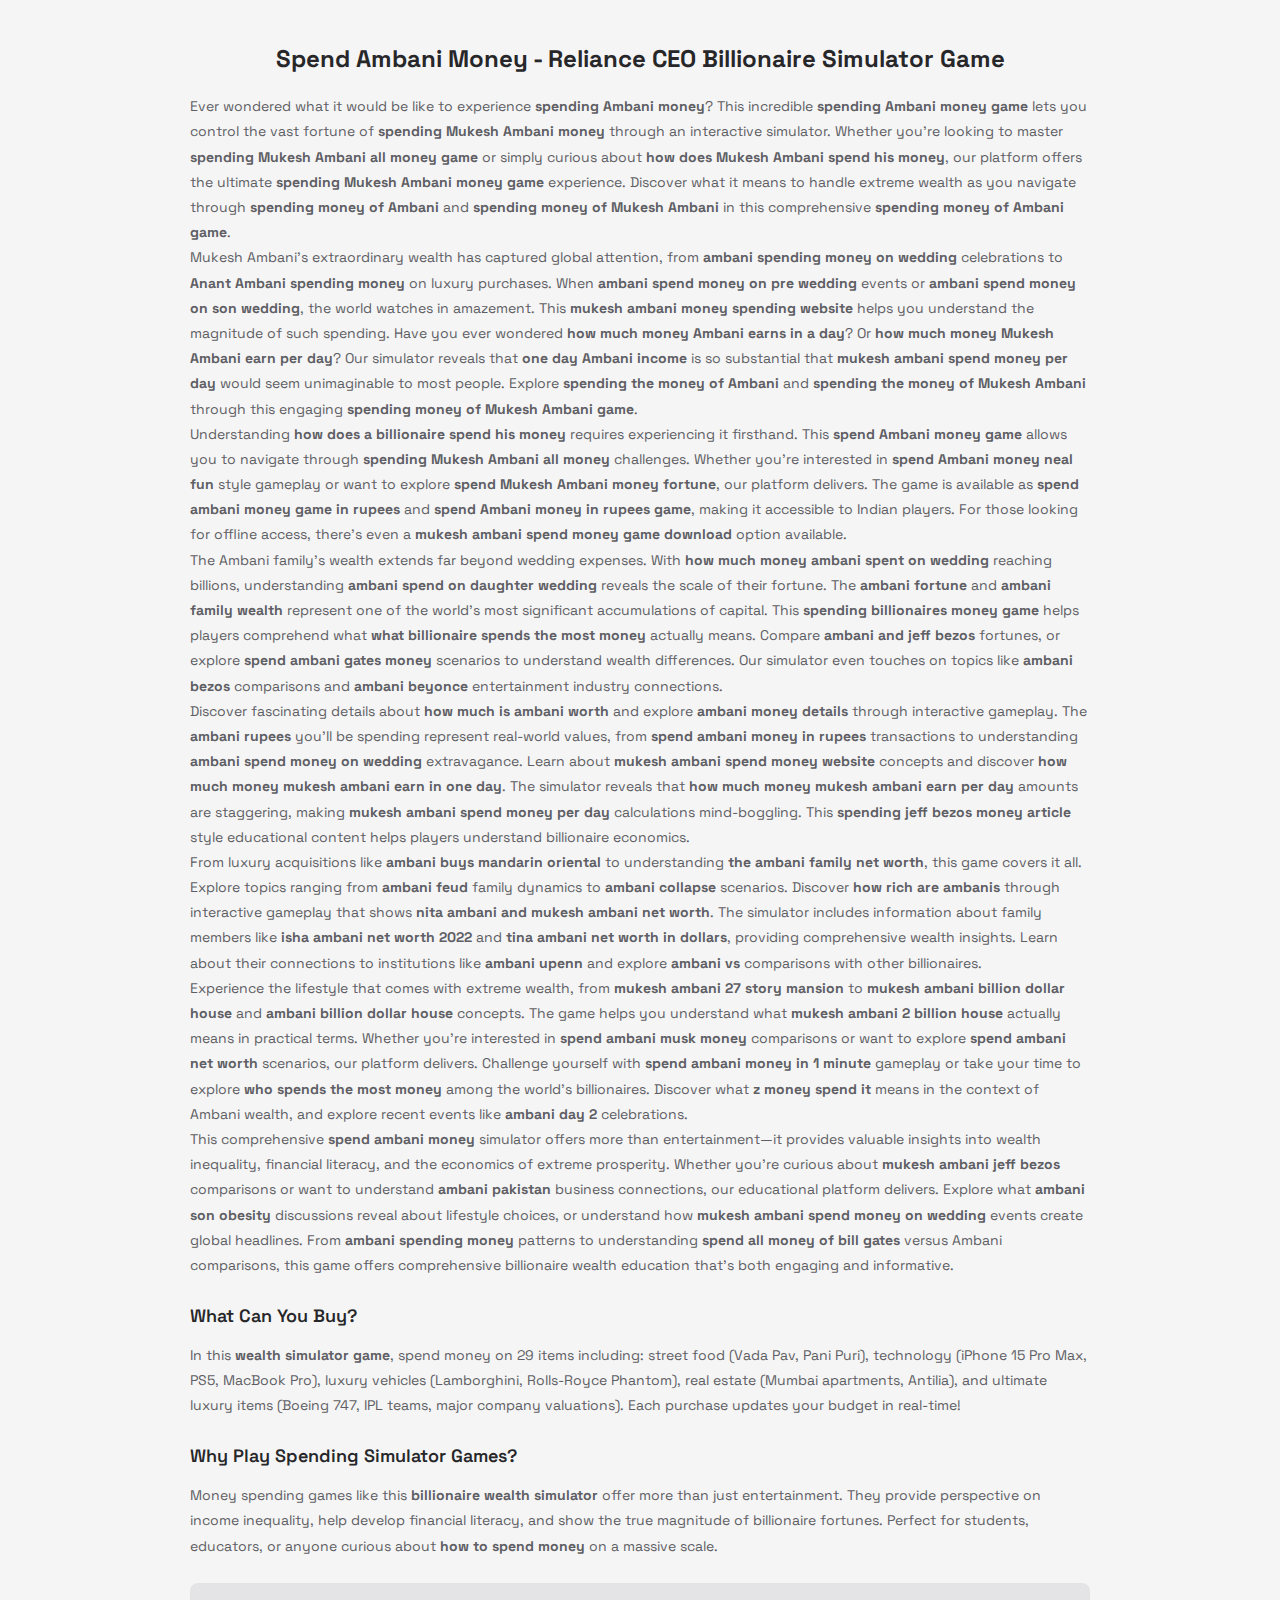
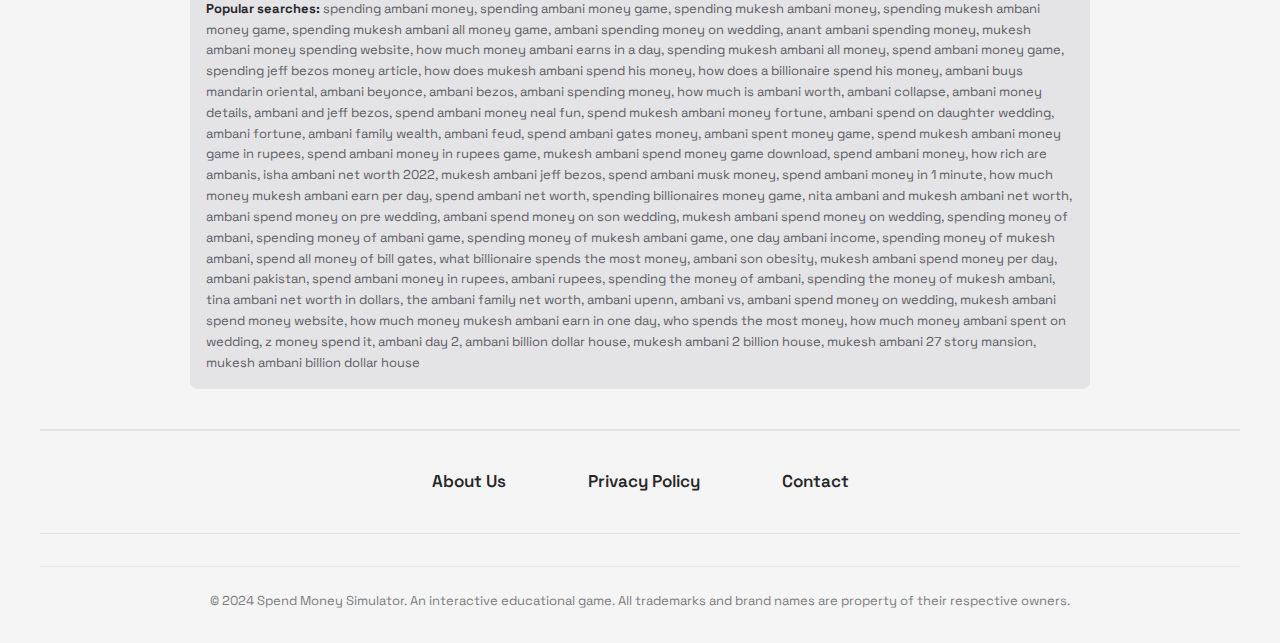
<file: Spend-Ambani-Money/index.html>
<!doctype html>
<html lang="en">
    <head>
        <meta charset="UTF-8" />
        <meta name="viewport" content="width=device-width, initial-scale=1.0" />

        <!-- SEO Meta Tags -->
        <title>
            Spend Mukesh Ambani Money Online - Experience What ₹92 Lakh Crores Can Buy | Free Billionaire Wealth Simulator
        </title>
        <meta
            name="description"
            content="Ever wondered what you'd buy with Mukesh Ambani's fortune? Our interactive billionaire simulator lets you spend ₹92 lakh crores on real luxury items - from vada pav to private islands. Discover how hard it actually is to spend a fortune this massive. Play the #1 wealth perspective game free, no download. Start your virtual shopping spree now!"
        />
        <meta
            name="keywords"
            content="spend money, spend mukesh ambani money, spend ambani money, neal fun, spending game, money spending simulator, billionaire simulator, wealth simulator, spend money game, how to spend money, interactive spending game, virtual shopping simulator, mukesh ambani fortune, money game online, spend a billion dollars, luxury spending game, wealth game, financial simulator, shopping spree game, money spending challenge, billionaire wealth game, spend money online, free spending game, neal.fun alternative"
        />
        <meta name="author" content="Spending Simulator" />
        <meta name="robots" content="index, follow" />

        <!-- Open Graph Meta Tags for Social Media -->
        <meta
            property="og:title"
            content="Can You Spend Mukesh Ambani's ₹92 Lakh Crores? Try This Viral Billionaire Simulator Game"
        />
        <meta
            property="og:description"
            content="Experience the scale of extreme wealth! This addictive simulator challenges you to spend an entire billionaire fortune. Buy mansions, jets, sports teams & more. Harder than you think! Play free."
        />
        <meta property="og:type" content="website" />
        <meta property="og:url" content="https://spendbillgatesmoney.online/Spend-Ambani-Money/" />
        <meta property="og:image" content="https://spendbillgatesmoney.online/Spend-Ambani-Money/attached_assets/generated_images/Mukesh_Ambani.png" />
        <meta property="og:image:width" content="1200" />
        <meta property="og:image:height" content="630" />
        <meta property="og:locale" content="en_US" />
        <meta property="og:site_name" content="Spend Mukesh Ambani Money Simulator" />

        <!-- Twitter Card Meta Tags -->
        <meta name="twitter:card" content="summary_large_image" />
        <meta
            name="twitter:title"
            content="🤑 Think You Can Spend ₹92 Lakh Crores? This Game Will Surprise You"
        />
        <meta
            name="twitter:description"
            content="From vada pav to private islands - experience what Mukesh Ambani-level wealth actually means. It's harder to spend than you think! Play the viral billionaire simulator →"
        />
        <meta name="twitter:image" content="https://spendbillgatesmoney.online/Spend-Ambani-Money/attached_assets/generated_images/Mukesh_Ambani.png" />
        <meta name="twitter:site" content="@SpendMoneySim" />
        <meta name="twitter:creator" content="@SpendMoneySim" />

        <!-- Favicon -->
        <link rel="icon" type="image/svg+xml" href="../favicon.svg" />
        <link rel="icon" type="image/png" href="../favicon.svg" />
        <link rel="apple-touch-icon" href="../favicon.svg" />

        <!-- Canonical URL -->
        <link rel="canonical" href="https://spendbillgatesmoney.online/Spend-Ambani-Money/" />
        
        <!-- Preconnect for Performance -->
        <link rel="dns-prefetch" href="https://fonts.googleapis.com" />
        <link rel="dns-prefetch" href="https://fonts.gstatic.com" />
        
        <!-- Theme Color -->
        <meta name="theme-color" content="#2563eb" />
        <meta name="msapplication-TileColor" content="#2563eb" />
        
        <!-- Additional SEO Meta Tags -->
        <meta name="language" content="English" />
        <meta name="revisit-after" content="7 days" />
        <meta name="rating" content="general" />
        <meta name="distribution" content="global" />

        <!-- Google Fonts -->
        <link rel="preconnect" href="https://fonts.googleapis.com" />
        <link rel="preconnect" href="https://fonts.gstatic.com" crossorigin />
        <link
            href="https://fonts.googleapis.com/css2?family=Space+Grotesk:wght@400;500;600;700&display=swap"
            rel="stylesheet"
        />

        <!-- Stylesheet -->
        <link rel="stylesheet" href="styles.css" />
        
        <!-- Structured Data (Schema.org JSON-LD) -->
        <script type="application/ld+json">
        {
            "@context": "https://schema.org",
            "@type": "WebApplication",
            "name": "Spend Mukesh Ambani's Money - Billionaire Spending Simulator",
            "alternateName": ["Spend Money Game", "Billionaire Simulator", "Wealth Spending Game", "Neal Fun Alternative"],
            "description": "Free interactive billionaire spending simulator game. Spend ₹92 lakh crores on luxury items, real estate, vehicles, and more. Experience what it's like to spend money like Mukesh Ambani. Similar to neal.fun spend game.",
            "url": "https://spendambanimoney.online",
            "applicationCategory": "GameApplication",
            "genre": ["Simulation", "Educational", "Entertainment", "Financial", "Strategy"],
            "keywords": "spend money, billionaire simulator, spending game, neal fun, wealth simulator, money game, spend mukesh ambani money, financial game",
            "operatingSystem": "Any",
            "offers": {
                "@type": "Offer",
                "price": "0",
                "priceCurrency": "INR",
                "availability": "https://schema.org/InStock"
            },
            "aggregateRating": {
                "@type": "AggregateRating",
                "ratingValue": "4.8",
                "ratingCount": "15234",
                "bestRating": "5",
                "worstRating": "1"
            },
            "creator": {
                "@type": "Organization",
                "name": "Spending Simulator",
                "url": "https://spendambanimoney.online"
            },
            "browserRequirements": "Requires JavaScript. Requires HTML5.",
            "inLanguage": "en-US",
            "isAccessibleForFree": true,
            "potentialAction": {
                "@type": "PlayAction",
                "target": {
                    "@type": "EntryPoint",
                    "urlTemplate": "https://spendambanimoney.online",
                    "actionPlatform": [
                        "http://schema.org/DesktopWebPlatform",
                        "http://schema.org/MobileWebPlatform"
                    ]
                }
            }
        }
        </script>
        
        <script type="application/ld+json">
        {
            "@context": "https://schema.org",
            "@type": "BreadcrumbList",
            "itemListElement": [{
                "@type": "ListItem",
                "position": 1,
                "name": "Home",
                "item": "https://spendambanimoney.online"
            }]
        }
        </script>
        
        <script type="application/ld+json">
        {
            "@context": "https://schema.org",
            "@type": "FAQPage",
            "mainEntity": [
                {
                    "@type": "Question",
                    "name": "How do you spend Mukesh Ambani's money?",
                    "acceptedAnswer": {
                        "@type": "Answer",
                        "text": "In this spending simulator game, you start with ₹92 lakh crores (Mukesh Ambani's fortune). Click the 'Buy' button on items you want to purchase. Your budget decreases with each purchase. You can also sell items by clicking 'Sell' to get money back. Try to spend all ₹92 lakh crores!"
                    }
                },
                {
                    "@type": "Question",
                    "name": "Is this spending game free to play?",
                    "acceptedAnswer": {
                        "@type": "Answer",
                        "text": "Yes! This billionaire spending simulator is completely free to play. No downloads, no registration required. Just open it in your browser and start spending virtual money. It works on desktop, tablet, and mobile devices."
                    }
                },
                {
                    "@type": "Question",
                    "name": "What can you buy in this money spending simulator?",
                    "acceptedAnswer": {
                        "@type": "Answer",
                        "text": "You can buy various items ranging from everyday purchases like vada pav to extreme luxury items like private islands, IPL teams, and Antilia. Options include food items, technology (PS5, iPhone), vehicles, real estate, and big-ticket items."
                    }
                },
                {
                    "@type": "Question",
                    "name": "How is this different from Neal.fun spend?",
                    "acceptedAnswer": {
                        "@type": "Answer",
                        "text": "Similar to neal.fun's popular spending game, our billionaire simulator lets you spend a fortune on various items. We offer multiple items to purchase, real-time budget tracking, a receipt system to track your purchases, and a beautiful interface with dark mode. Both games help visualize the scale of billionaire wealth in an interactive way."
                    }
                },
                {
                    "@type": "Question",
                    "name": "Can you actually spend ₹92 lakh crores?",
                    "acceptedAnswer": {
                        "@type": "Answer",
                        "text": "It's surprisingly difficult! Even buying the most expensive items like Antilia, IPL teams, and private jets, spending ₹92 lakh crores requires many purchases. This demonstrates the enormous scale of billionaire wealth and how difficult it is to spend such massive amounts of money."
                    }
                }
            ]
        }
        </script>
    </head>
    <body>
        <!-- Header Section -->
        <header class="header">
            <nav
                class="nav-container"
                role="navigation"
                aria-label="Main navigation"
            >
                <div class="header-logo">
                    <span class="logo-icon">💰</span>
                    <span class="logo-text">Spend Money</span>
                </div>
                <button
                    class="mobile-menu-toggle"
                    id="mobileMenuToggle"
                    aria-label="Toggle mobile menu"
                    aria-expanded="false"
                >
                    <span></span>
                    <span></span>
                    <span></span>
                </button>
                <div class="nav-menu-wrapper">
                    <div class="nav-menu" id="navMenu">
                        <a href="../index.html" class="nav-link">Spend Bill Gates Money</a>
                        <a href="../Spend-Steve-Jobs-Money/index.html" class="nav-link">Spend Steve Jobs Money</a>
                        <a href="../Spend-Mark-Zuckerberg-Money/index.html" class="nav-link">Spend Mark Zuckerberg Money</a>
                    </div>
                    <div class="dropdown-wrapper">
                        <button
                            class="dropdown-toggle"
                            id="dropdownToggle"
                            aria-label="Toggle navigation menu"
                            aria-expanded="false"
                            aria-haspopup="true"
                        >
                            <span class="dropdown-text">More Pages</span>
                            <span class="dropdown-icon">▼</span>
                        </button>
                        <div class="dropdown-menu" id="dropdownMenu" role="menu">
                            <!-- Dropdown items will be populated by JavaScript -->
                        </div>
                    </div>
                </div>
                <button
                    class="theme-toggle"
                    id="themeToggle"
                    aria-label="Toggle dark mode"
                >
                    <span class="sun-icon">☀️</span>
                    <span class="moon-icon">🌙</span>
                </button>
            </nav>
        </header>

        <!-- Main Content -->
        <main class="main-content" role="main">
            <!-- Hero Section -->
            <section class="hero-section" aria-labelledby="hero-title">
                <div class="billionaire-avatar">
                    <img src="attached_assets/generated_images/Mukesh_Ambani.png" alt="Mukesh Ambani - Chairman of Reliance Industries" class="avatar-image" />
                </div>
                <h1 id="hero-title" class="hero-title">
                    <span class="sr-only">Spend Money Like a Billionaire - </span>Spend Mukesh Ambani's Money
                </h1>
                <p class="hero-subtitle">Reliance Industries Chairman | Asia's Richest Person | Tech & Energy Mogul</p>
                <div class="budget-display">
                    <p
                        class="current-budget"
                        id="currentBudget"
                        aria-live="polite"
                        aria-atomic="true"
                    >
                        ₹92,89,05,10,05,000
                    </p>
                    <p class="budget-info">
                        <span id="percentageSpent">0.00</span>% spent
                    </p>
                </div>
            </section>

            <!-- Shopping Grid Section -->
            <section class="shopping-container">
                <div
                    class="items-grid"
                    id="itemsGrid"
                    role="list"
                    aria-label="Available items for purchase"
                >
                    <!-- Items will be dynamically generated here -->
                </div>

                <!-- Receipt Sidebar -->
                <aside
                    class="receipt-sidebar"
                    role="complementary"
                    aria-labelledby="receipt-title"
                >
                    <article class="receipt-card">
                        <header class="receipt-header">
                            <h2 id="receipt-title">
                                <span class="cart-icon">🛒</span>
                                Your Receipt
                            </h2>
                        </header>
                        <div class="receipt-divider"></div>
                        <div class="receipt-content" id="receiptContent">
                            <p class="empty-receipt">
                                No items purchased yet<br /><small
                                    >Start shopping!</small
                                >
                            </p>
                        </div>
                        <div class="receipt-divider"></div>
                        <footer class="receipt-footer">
                            <div class="total-row">
                                <span class="total-label">Total Spent</span>
                                <span class="total-amount" id="totalSpent"
                                    >₹0</span
                                >
                            </div>
                        </footer>
                    </article>
                </aside>
            </section>
        </main>

        <!-- Footer Section -->
        <footer class="footer" role="contentinfo">
            <div class="footer-content">
                <h2 class="footer-heading">Spend Ambani Money - Reliance CEO Billionaire Simulator Game</h2>
                <div class="footer-description">
                    <p>Ever wondered what it would be like to experience <strong>spending Ambani money</strong>? This incredible <strong>spending Ambani money game</strong> lets you control the vast fortune of <strong>spending Mukesh Ambani money</strong> through an interactive simulator. Whether you're looking to master <strong>spending Mukesh Ambani all money game</strong> or simply curious about <strong>how does Mukesh Ambani spend his money</strong>, our platform offers the ultimate <strong>spending Mukesh Ambani money game</strong> experience. Discover what it means to handle extreme wealth as you navigate through <strong>spending money of Ambani</strong> and <strong>spending money of Mukesh Ambani</strong> in this comprehensive <strong>spending money of Ambani game</strong>.</p>

                    <p>Mukesh Ambani's extraordinary wealth has captured global attention, from <strong>ambani spending money on wedding</strong> celebrations to <strong>Anant Ambani spending money</strong> on luxury purchases. When <strong>ambani spend money on pre wedding</strong> events or <strong>ambani spend money on son wedding</strong>, the world watches in amazement. This <strong>mukesh ambani money spending website</strong> helps you understand the magnitude of such spending. Have you ever wondered <strong>how much money Ambani earns in a day</strong>? Or <strong>how much money Mukesh Ambani earn per day</strong>? Our simulator reveals that <strong>one day Ambani income</strong> is so substantial that <strong>mukesh ambani spend money per day</strong> would seem unimaginable to most people. Explore <strong>spending the money of Ambani</strong> and <strong>spending the money of Mukesh Ambani</strong> through this engaging <strong>spending money of Mukesh Ambani game</strong>.</p>

                    <p>Understanding <strong>how does a billionaire spend his money</strong> requires experiencing it firsthand. This <strong>spend Ambani money game</strong> allows you to navigate through <strong>spending Mukesh Ambani all money</strong> challenges. Whether you're interested in <strong>spend Ambani money neal fun</strong> style gameplay or want to explore <strong>spend Mukesh Ambani money fortune</strong>, our platform delivers. The game is available as <strong>spend ambani money game in rupees</strong> and <strong>spend Ambani money in rupees game</strong>, making it accessible to Indian players. For those looking for offline access, there's even a <strong>mukesh ambani spend money game download</strong> option available.</p>

                    <p>The Ambani family's wealth extends far beyond wedding expenses. With <strong>how much money ambani spent on wedding</strong> reaching billions, understanding <strong>ambani spend on daughter wedding</strong> reveals the scale of their fortune. The <strong>ambani fortune</strong> and <strong>ambani family wealth</strong> represent one of the world's most significant accumulations of capital. This <strong>spending billionaires money game</strong> helps players comprehend what <strong>what billionaire spends the most money</strong> actually means. Compare <strong>ambani and jeff bezos</strong> fortunes, or explore <strong>spend ambani gates money</strong> scenarios to understand wealth differences. Our simulator even touches on topics like <strong>ambani bezos</strong> comparisons and <strong>ambani beyonce</strong> entertainment industry connections.</p>

                    <p>Discover fascinating details about <strong>how much is ambani worth</strong> and explore <strong>ambani money details</strong> through interactive gameplay. The <strong>ambani rupees</strong> you'll be spending represent real-world values, from <strong>spend ambani money in rupees</strong> transactions to understanding <strong>ambani spend money on wedding</strong> extravagance. Learn about <strong>mukesh ambani spend money website</strong> concepts and discover <strong>how much money mukesh ambani earn in one day</strong>. The simulator reveals that <strong>how much money mukesh ambani earn per day</strong> amounts are staggering, making <strong>mukesh ambani spend money per day</strong> calculations mind-boggling. This <strong>spending jeff bezos money article</strong> style educational content helps players understand billionaire economics.</p>

                    <p>From luxury acquisitions like <strong>ambani buys mandarin oriental</strong> to understanding <strong>the ambani family net worth</strong>, this game covers it all. Explore topics ranging from <strong>ambani feud</strong> family dynamics to <strong>ambani collapse</strong> scenarios. Discover <strong>how rich are ambanis</strong> through interactive gameplay that shows <strong>nita ambani and mukesh ambani net worth</strong>. The simulator includes information about family members like <strong>isha ambani net worth 2022</strong> and <strong>tina ambani net worth in dollars</strong>, providing comprehensive wealth insights. Learn about their connections to institutions like <strong>ambani upenn</strong> and explore <strong>ambani vs</strong> comparisons with other billionaires.</p>

                    <p>Experience the lifestyle that comes with extreme wealth, from <strong>mukesh ambani 27 story mansion</strong> to <strong>mukesh ambani billion dollar house</strong> and <strong>ambani billion dollar house</strong> concepts. The game helps you understand what <strong>mukesh ambani 2 billion house</strong> actually means in practical terms. Whether you're interested in <strong>spend ambani musk money</strong> comparisons or want to explore <strong>spend ambani net worth</strong> scenarios, our platform delivers. Challenge yourself with <strong>spend ambani money in 1 minute</strong> gameplay or take your time to explore <strong>who spends the most money</strong> among the world's billionaires. Discover what <strong>z money spend it</strong> means in the context of Ambani wealth, and explore recent events like <strong>ambani day 2</strong> celebrations.</p>

                    <p>This comprehensive <strong>spend ambani money</strong> simulator offers more than entertainment—it provides valuable insights into wealth inequality, financial literacy, and the economics of extreme prosperity. Whether you're curious about <strong>mukesh ambani jeff bezos</strong> comparisons or want to understand <strong>ambani pakistan</strong> business connections, our educational platform delivers. Explore what <strong>ambani son obesity</strong> discussions reveal about lifestyle choices, or understand how <strong>mukesh ambani spend money on wedding</strong> events create global headlines. From <strong>ambani spending money</strong> patterns to understanding <strong>spend all money of bill gates</strong> versus Ambani comparisons, this game offers comprehensive billionaire wealth education that's both engaging and informative.</p>
                </div>
                <div class="footer-features">
                    <h3 class="footer-subheading">What Can You Buy?</h3>
                    <p>In this <strong>wealth simulator game</strong>, spend money on 29 items including: street food (Vada Pav, Pani Puri), technology (iPhone 15 Pro Max, PS5, MacBook Pro), luxury vehicles (Lamborghini, Rolls-Royce Phantom), real estate (Mumbai apartments, Antilia), and ultimate luxury items (Boeing 747, IPL teams, major company valuations). Each purchase updates your budget in real-time!</p>
                </div>
                <div class="footer-features">
                    <h3 class="footer-subheading">Why Play Spending Simulator Games?</h3>
                    <p>Money spending games like this <strong>billionaire wealth simulator</strong> offer more than just entertainment. They provide 
                    perspective on income inequality, help develop financial literacy, and show the true magnitude of billionaire fortunes. 
                    Perfect for students, educators, or anyone curious about <strong>how to spend money</strong> on a massive scale.</p>
                </div>
                <p class="footer-keywords">
                    <strong>Popular searches:</strong> spending ambani money, spending ambani money game, spending mukesh ambani money, spending mukesh ambani money game, spending mukesh ambani all money game, ambani spending money on wedding, anant ambani spending money, mukesh ambani money spending website, how much money ambani earns in a day, spending mukesh ambani all money, spend ambani money game, spending jeff bezos money article, how does mukesh ambani spend his money, how does a billionaire spend his money, ambani buys mandarin oriental, ambani beyonce, ambani bezos, ambani spending money, how much is ambani worth, ambani collapse, ambani money details, ambani and jeff bezos, spend ambani money neal fun, spend mukesh ambani money fortune, ambani spend on daughter wedding, ambani fortune, ambani family wealth, ambani feud, spend ambani gates money, ambani spent money game, spend mukesh ambani money game in rupees, spend ambani money in rupees game, mukesh ambani spend money game download, spend ambani money, how rich are ambanis, isha ambani net worth 2022, mukesh ambani jeff bezos, spend ambani musk money, spend ambani money in 1 minute, how much money mukesh ambani earn per day, spend ambani net worth, spending billionaires money game, nita ambani and mukesh ambani net worth, ambani spend money on pre wedding, ambani spend money on son wedding, mukesh ambani spend money on wedding, spending money of ambani, spending money of ambani game, spending money of mukesh ambani game, one day ambani income, spending money of mukesh ambani, spend all money of bill gates, what billionaire spends the most money, ambani son obesity, mukesh ambani spend money per day, ambani pakistan, spend ambani money in rupees, ambani rupees, spending the money of ambani, spending the money of mukesh ambani, tina ambani net worth in dollars, the ambani family net worth, ambani upenn, ambani vs, ambani spend money on wedding, mukesh ambani spend money website, how much money mukesh ambani earn in one day, who spends the most money, how much money ambani spent on wedding, z money spend it, ambani day 2, ambani billion dollar house, mukesh ambani 2 billion house, mukesh ambani 27 story mansion, mukesh ambani billion dollar house
                </p>
                
                <!-- Footer Navigation Links -->
                <nav class="footer-links" aria-label="Footer navigation">
                    <a href="../about-us.html">About Us</a>
                    <a href="../privacy-policy.html">Privacy Policy</a>
                    <a href="../contact.html">Contact</a>
                </nav>
                
                <p class="footer-copyright">
                    &copy; 2024 Spend Money Simulator. An interactive educational game. 
                    All trademarks and brand names are property of their respective owners.
                </p>
            </div>
        </footer>

        <!-- JavaScript -->
        <script src="script.js"></script>
    </body>
</html>
</file>
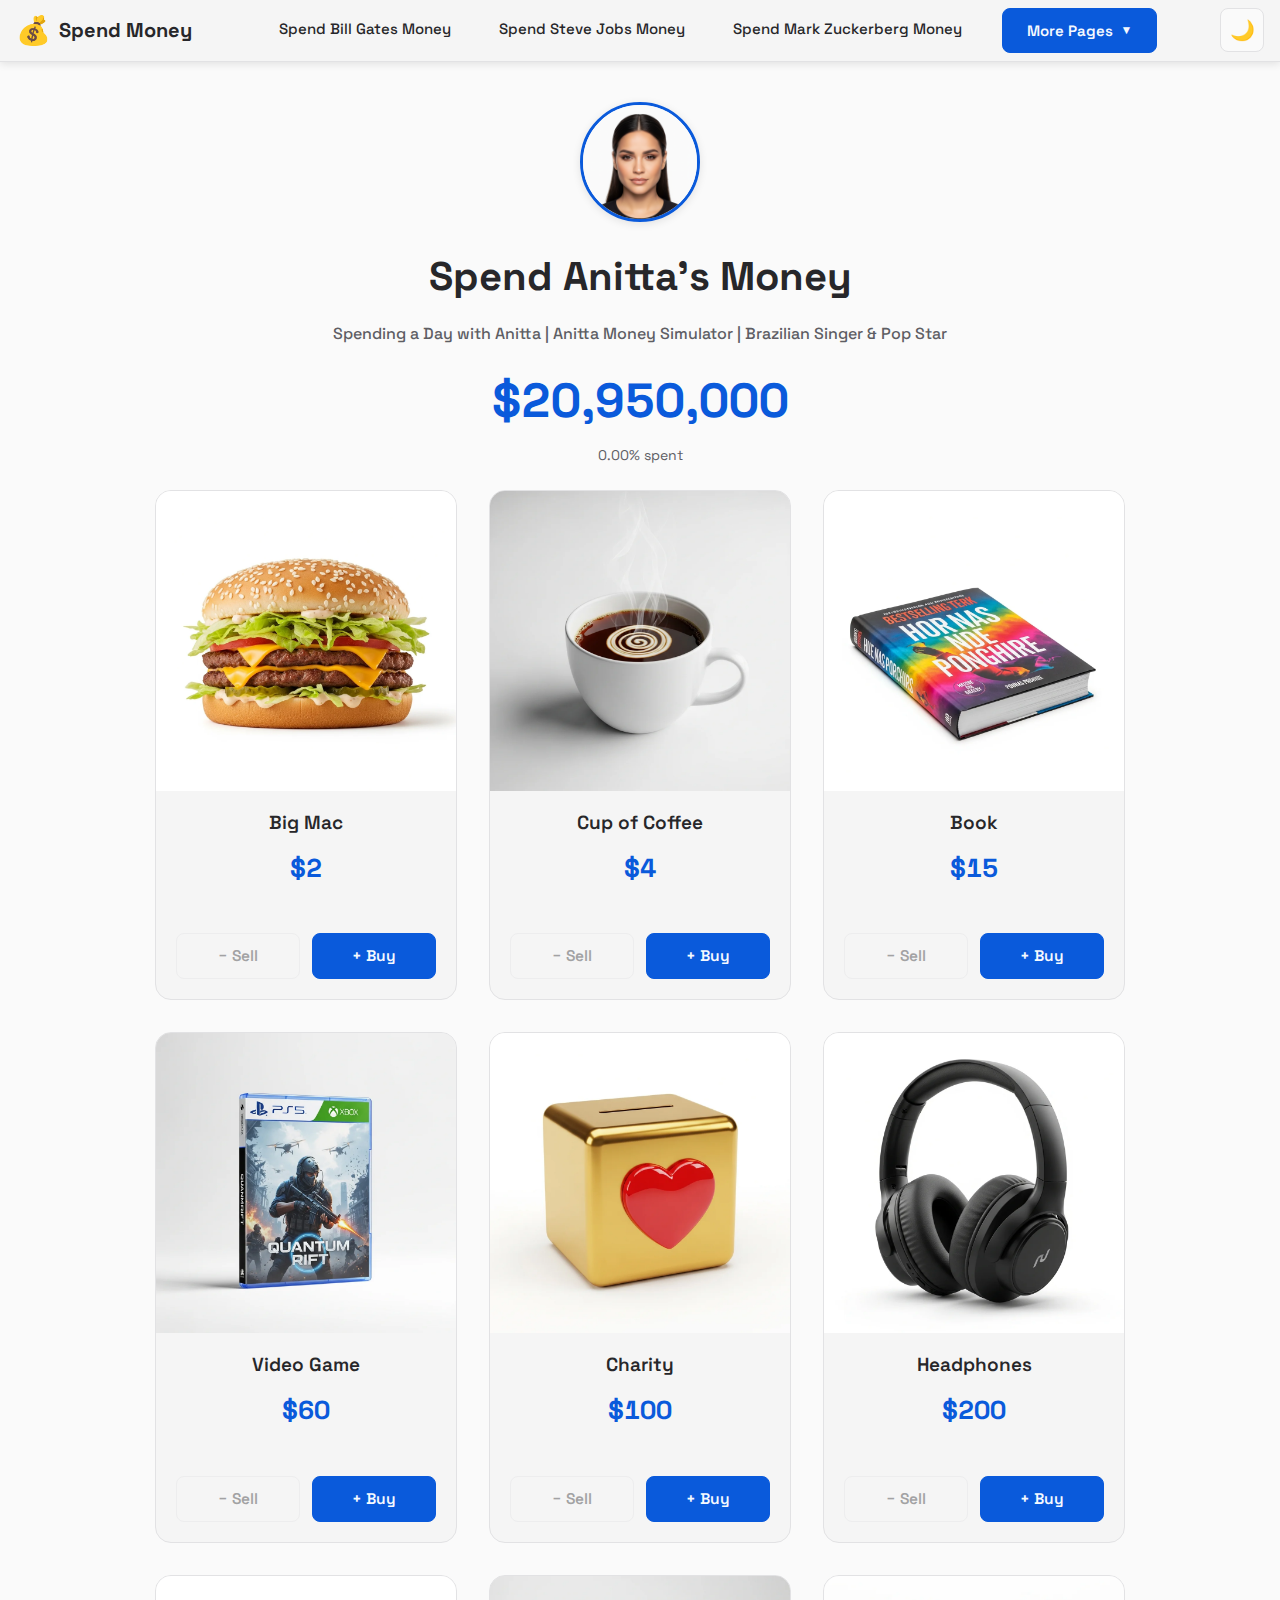
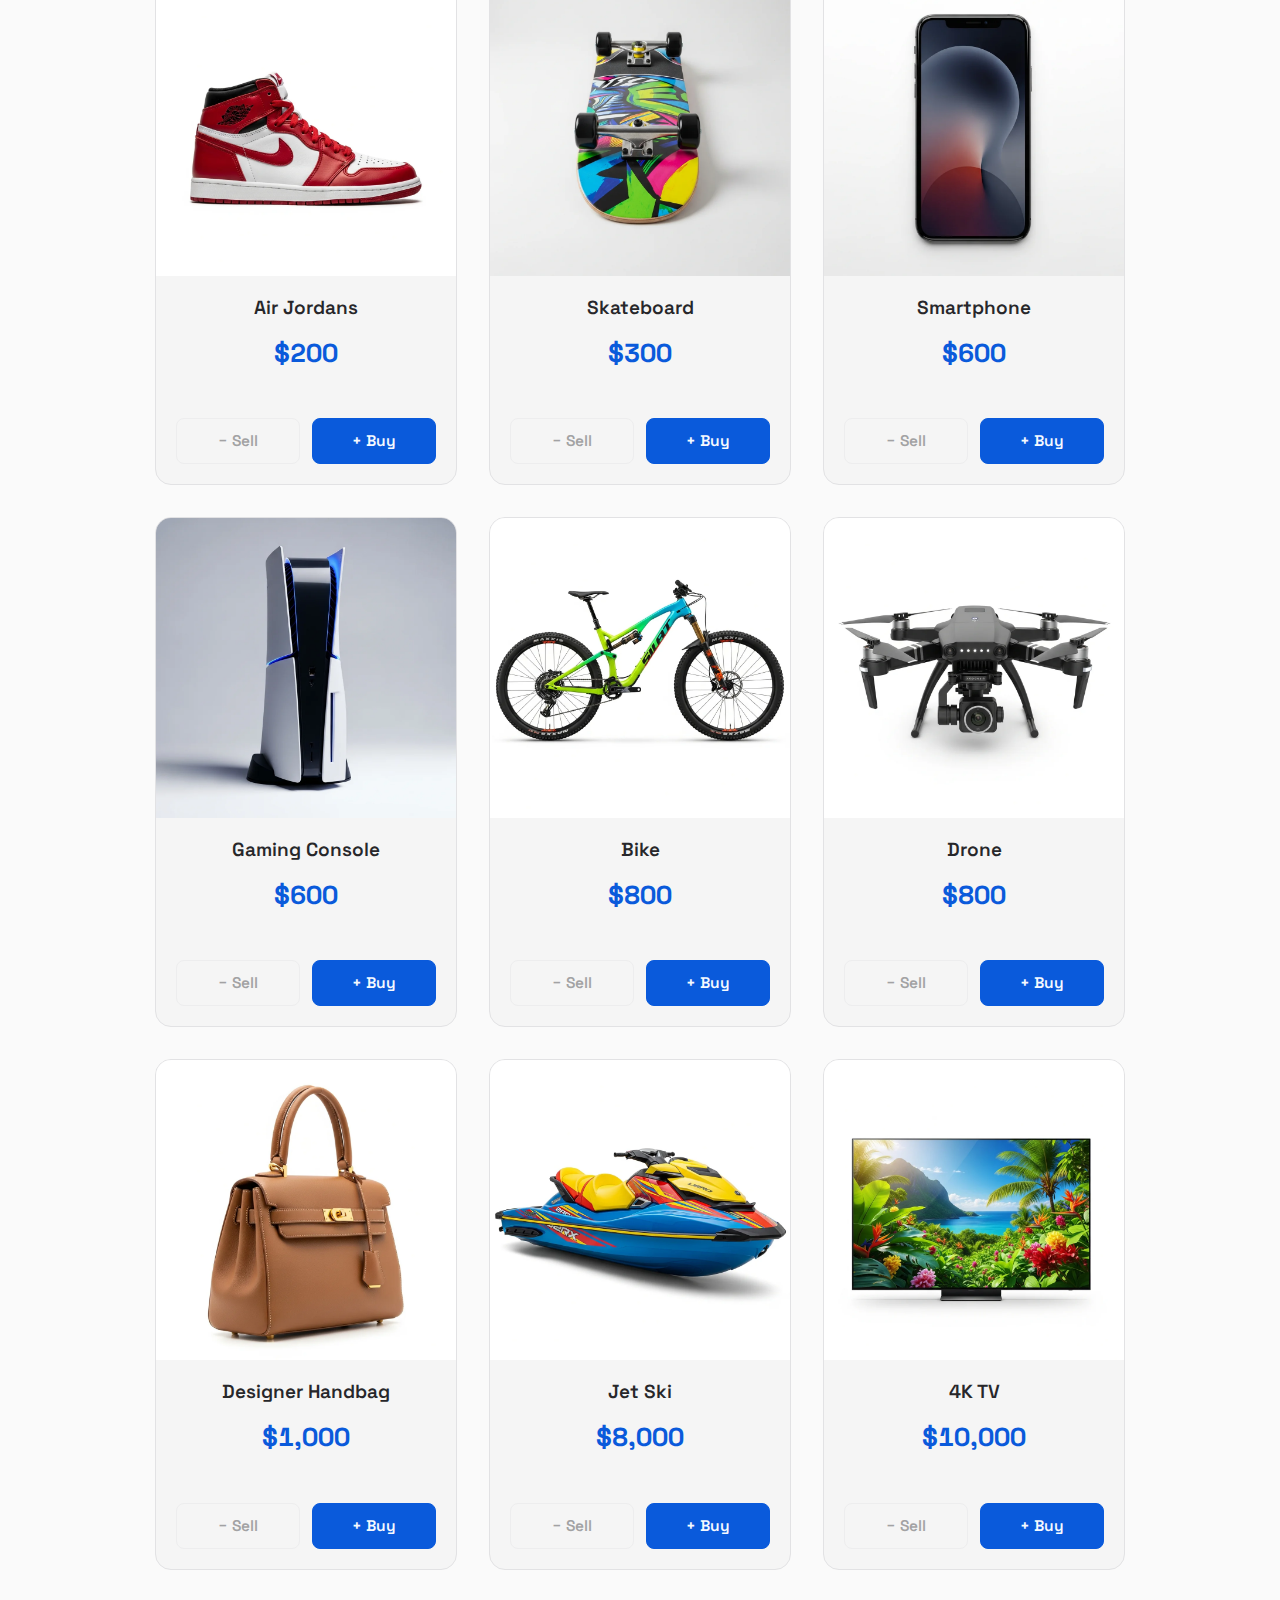
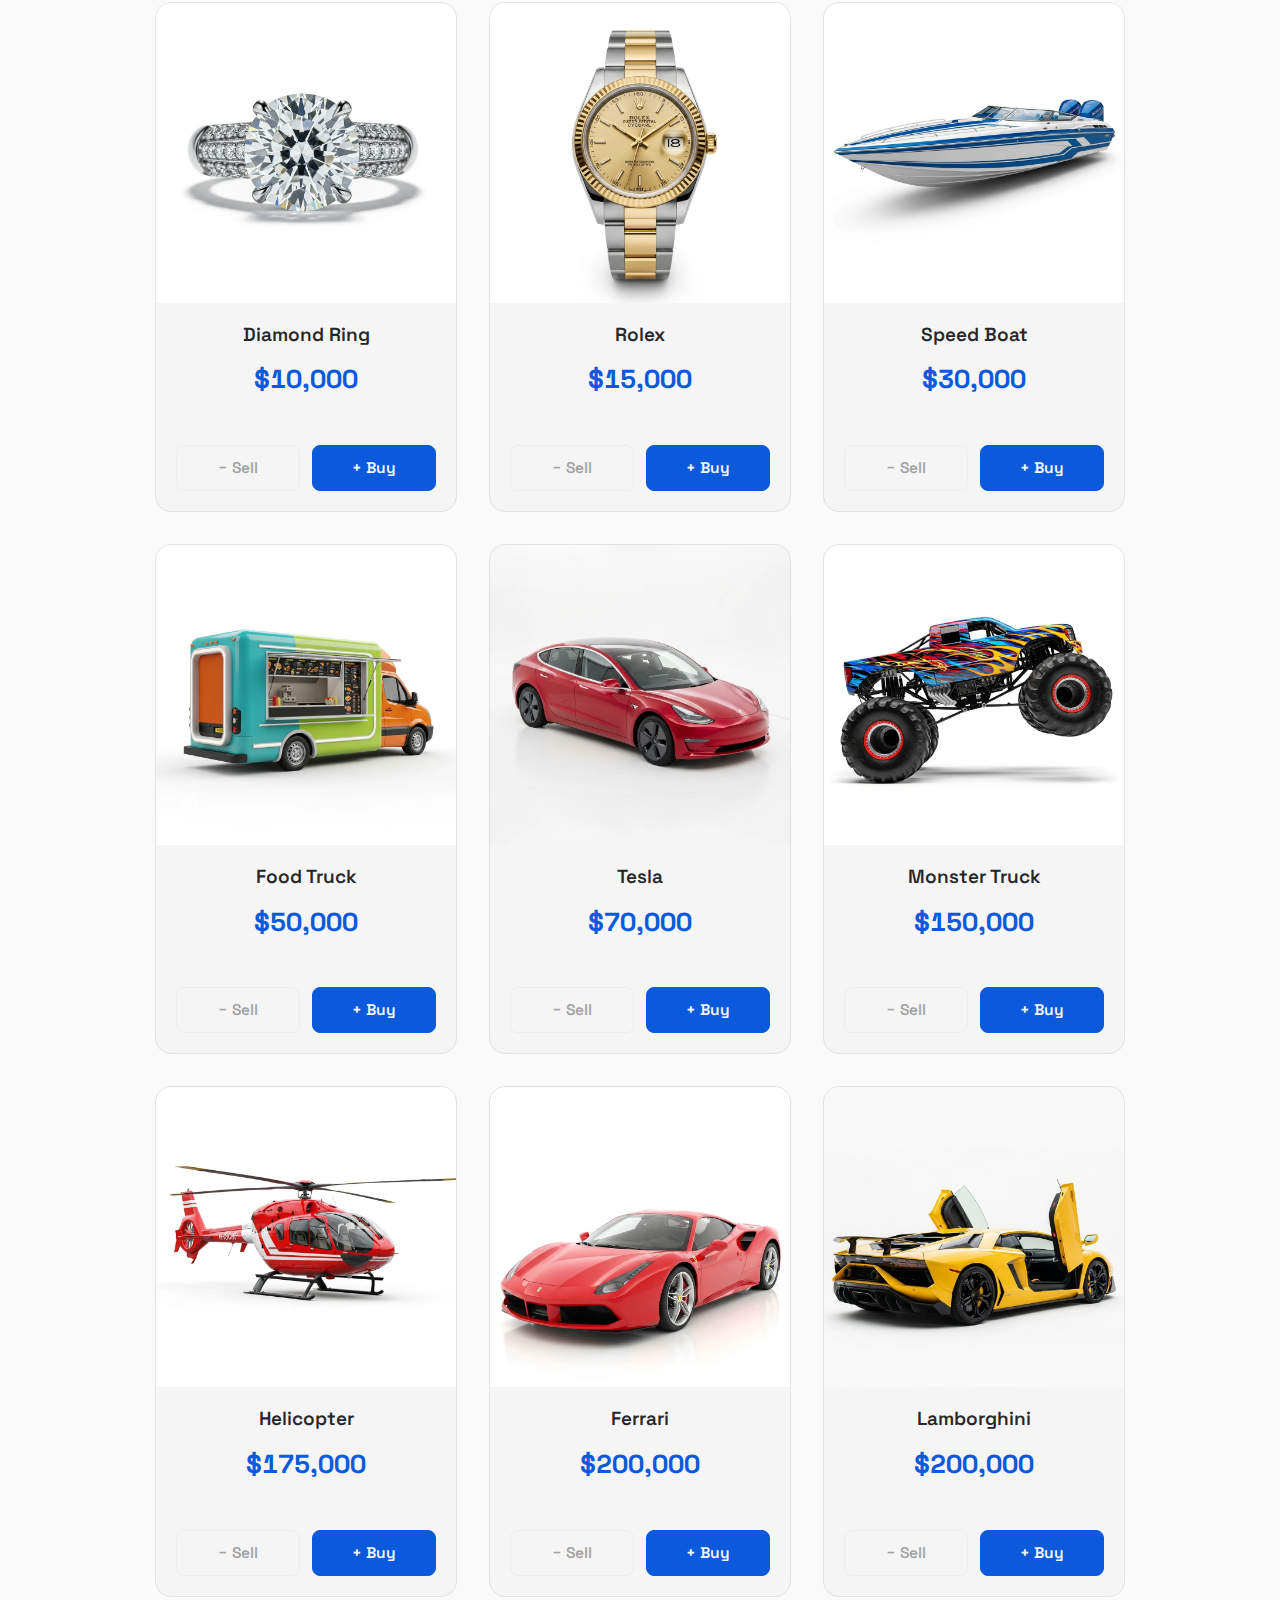
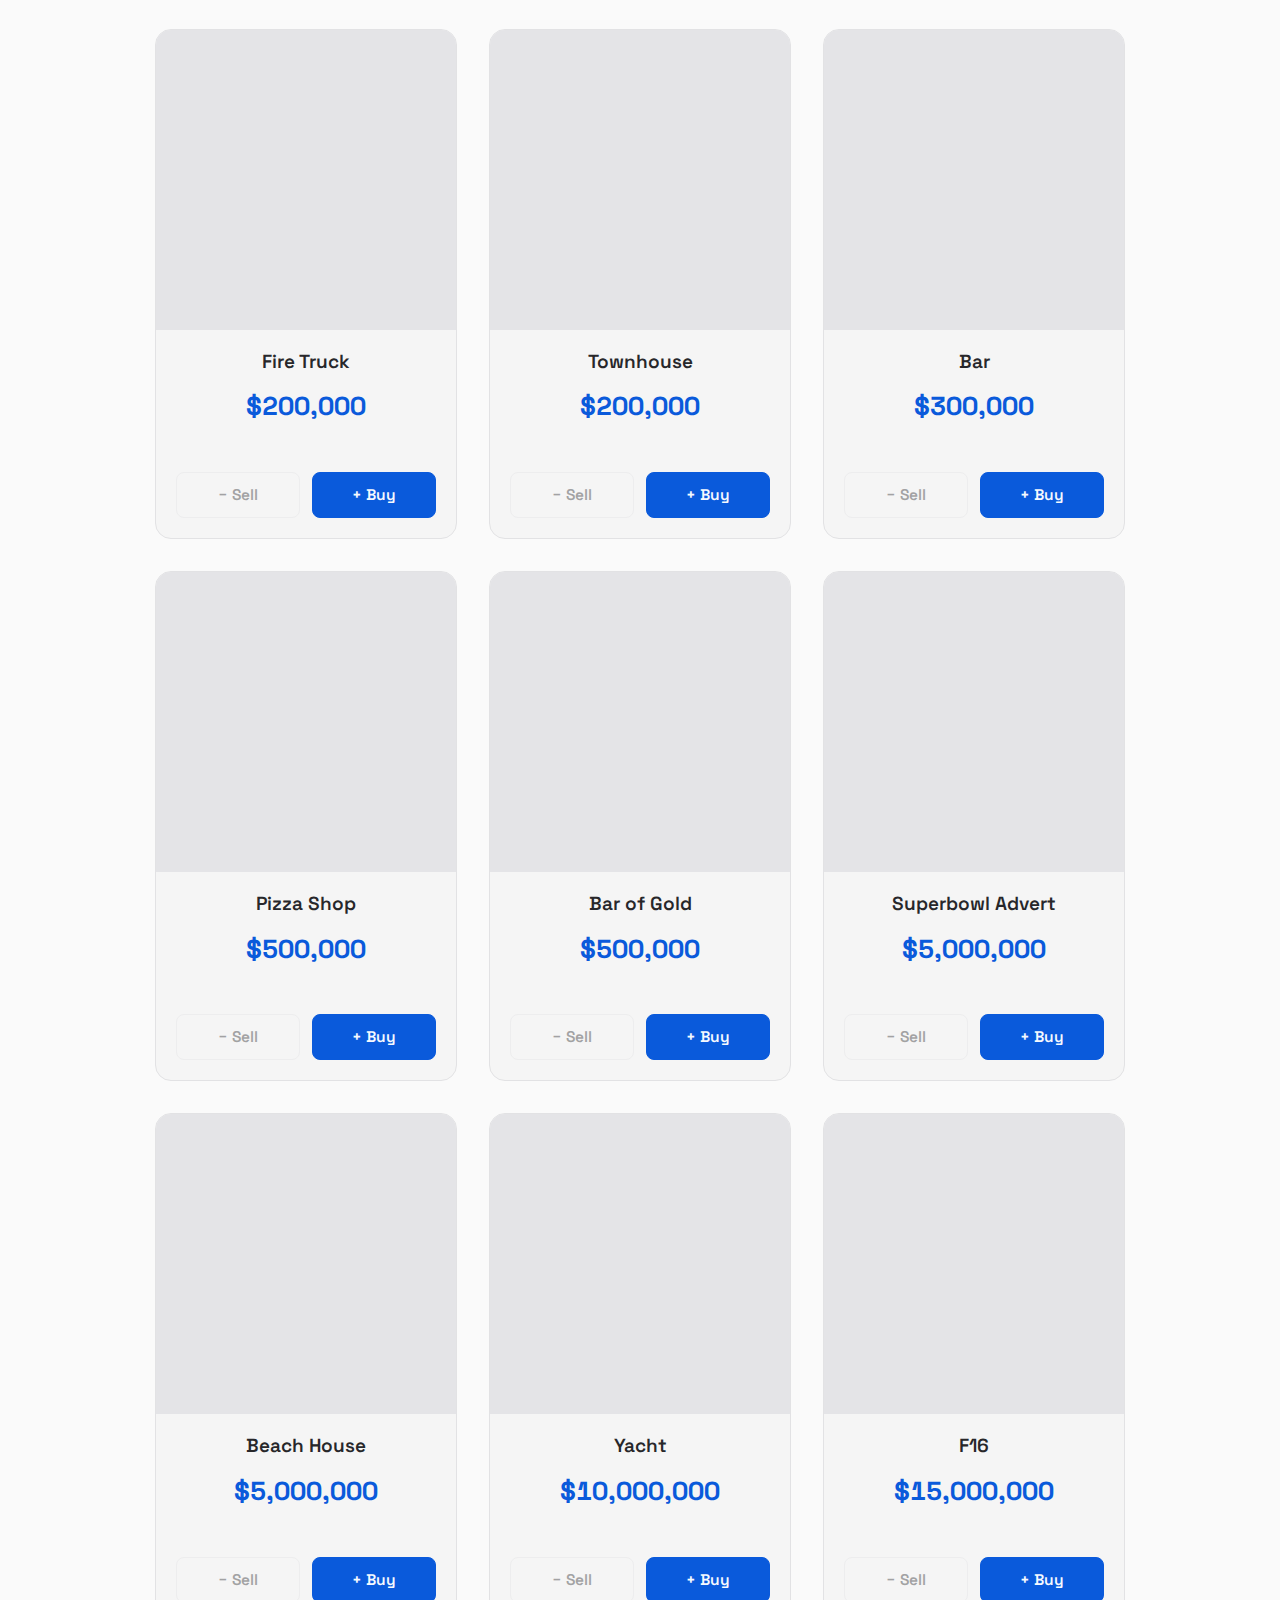
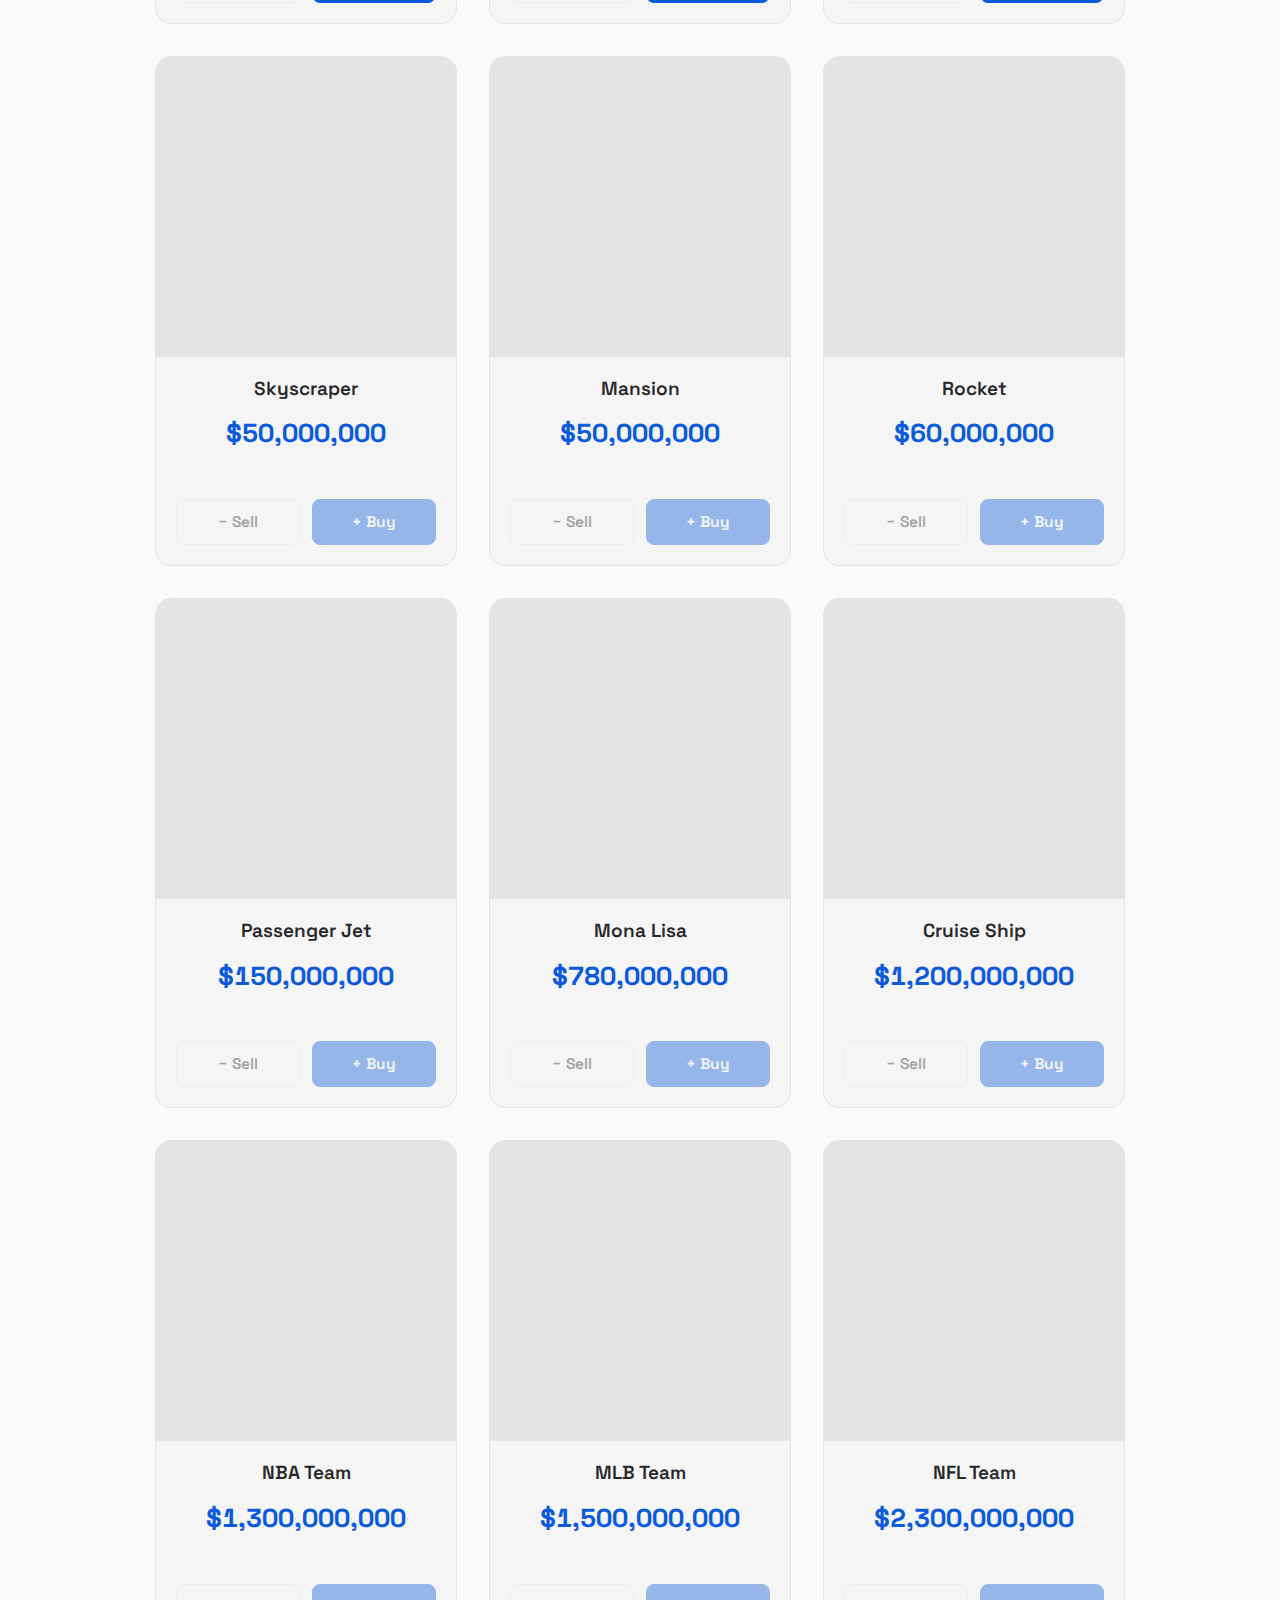
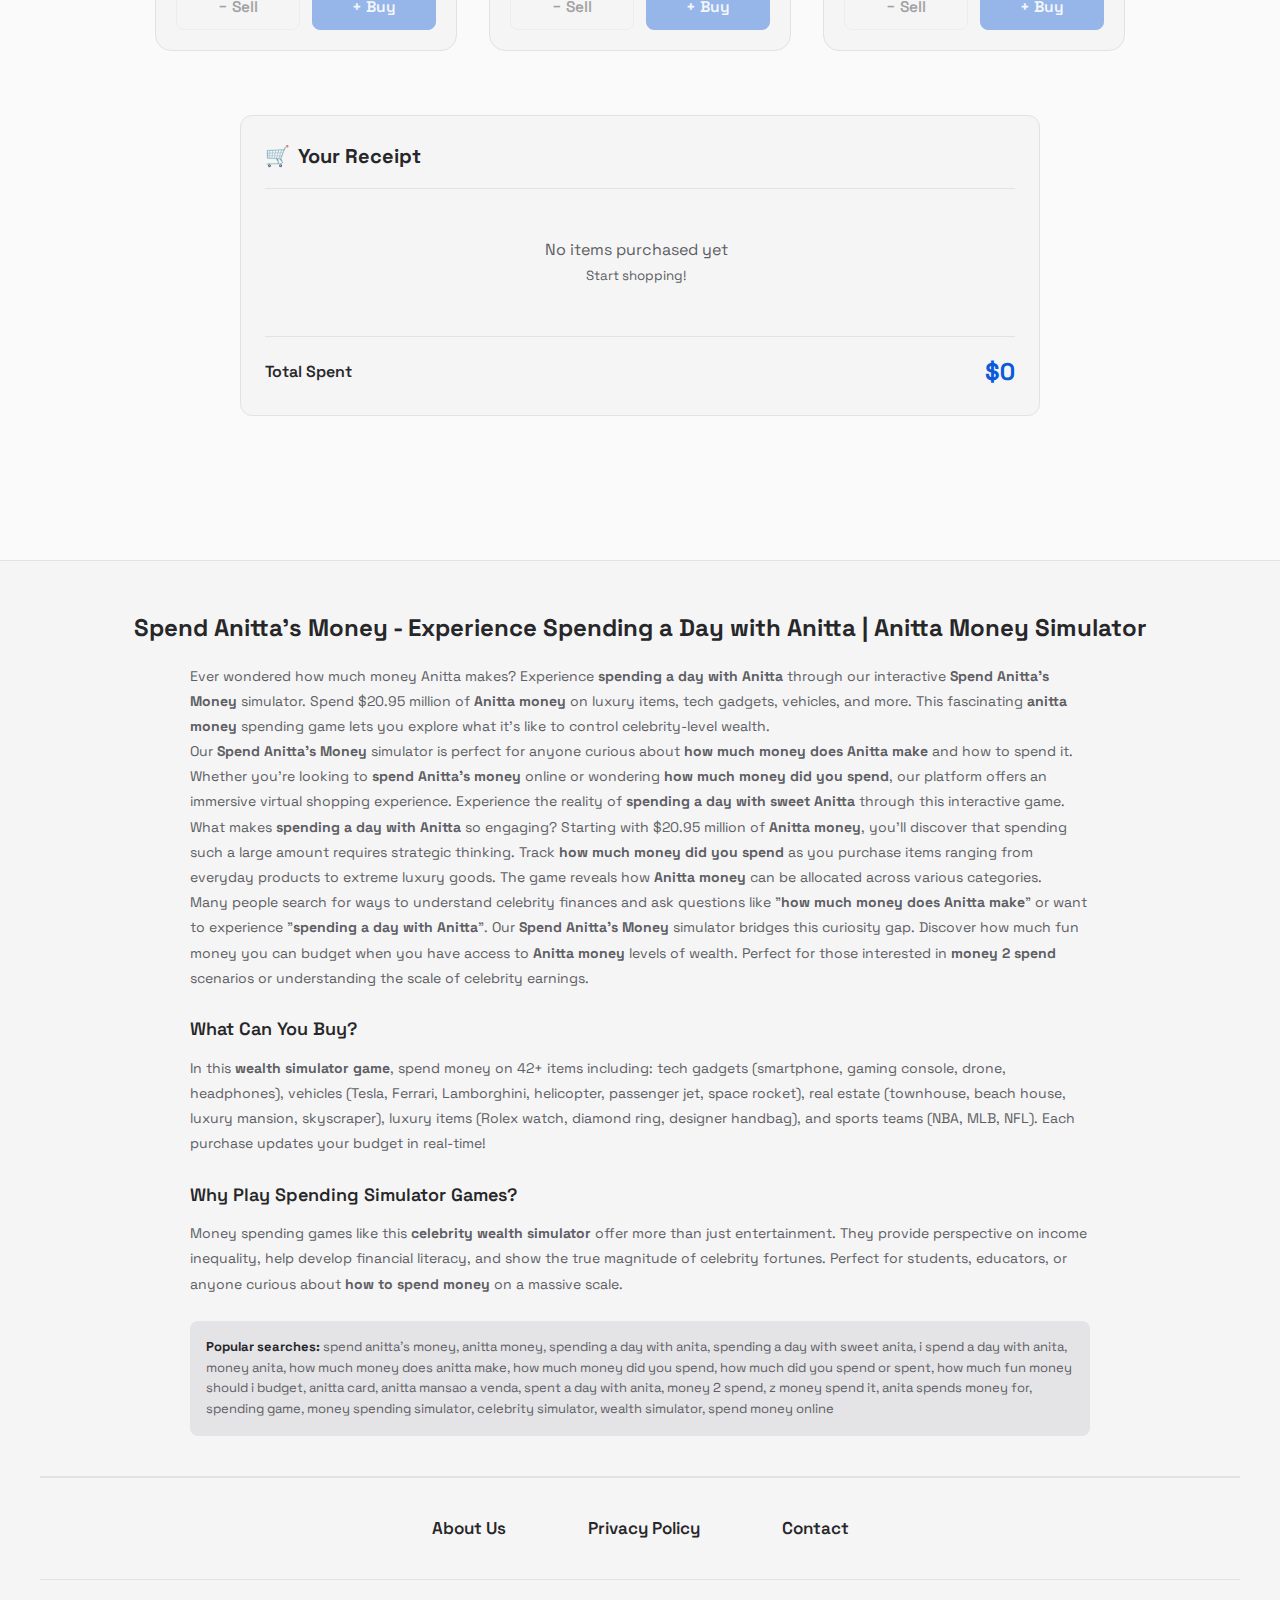
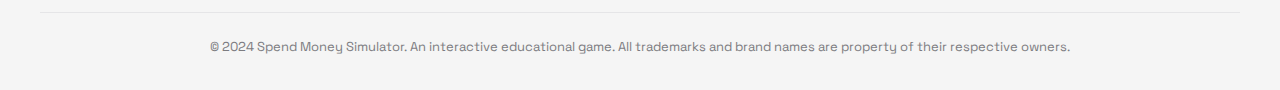
<file: Spend-Anittas-Money/index.html>
<!doctype html>
<html lang="en">
    <head>
        <meta charset="UTF-8" />
        <meta name="viewport" content="width=device-width, initial-scale=1.0" />

        <!-- SEO Meta Tags -->
        <title>
            Spend Anitta's Money - Anitta Money Simulator | Spending a Day with Anitta | Free $20.95M Wealth Game
        </title>
        <meta
            name="description"
            content="Spend Anitta's money online! Experience spending a day with Anitta - spend $20.95 million of Anitta money on luxury items, tech gadgets, and vehicles. Discover how much money Anitta makes and how much fun money you can spend. Try our interactive Anitta money spending simulator free. Play now and see how much money did you spend!"
        />
        <meta
            name="keywords"
            content="spend anitta's money, anitta money, spending a day with anita, spending a day with sweet anita, i spend a day with anita, money anita, anita spends money for, anita spends money for artinya, anita spends money for artinya dalam bahasa indonesia, how much money did you spend, how much did you spend or spent, how much fun money should i budget, how much money does anitta make, i spend a day with sweet anita, z money spend it, money 2 spend, who spend $217 on animal crossing, anitta money, spent a day with anita, anitta card, anitta mansao a venda, spending a day with anita, spend money, money spending simulator, celebrity simulator, wealth simulator"
        />
        <meta name="author" content="Spending Simulator" />
        <meta name="robots" content="index, follow" />

        <!-- Open Graph Meta Tags for Social Media -->
        <meta
            property="og:title"
            content="Spend Anitta's Money - Spending a Day with Anitta | Anitta Money Simulator"
        />
        <meta
            property="og:description"
            content="Spend Anitta's money online! Experience spending a day with Anitta - spend $20.95 million of Anitta money on luxury items. Discover how much money Anitta makes and how much fun money you can spend. Play free!"
        />
        <meta property="og:type" content="website" />
        <meta property="og:url" content="https://spendbillgatesmoney.online/Spend-Anittas-Money/" />
        <meta property="og:image" content="https://spendbillgatesmoney.online/Spend-Anittas-Money/attached_assets/generated_images/Anitta.png" />
        <meta property="og:image:width" content="1200" />
        <meta property="og:image:height" content="630" />
        <meta property="og:locale" content="en_US" />
        <meta property="og:site_name" content="Spend Anitta's Money Simulator" />

        <!-- Twitter Card Meta Tags -->
        <meta name="twitter:card" content="summary_large_image" />
        <meta
            name="twitter:title"
            content="🤑 Spend Anitta's Money - Spending a Day with Anitta | Anitta Money Game"
        />
        <meta
            name="twitter:description"
            content="Spend Anitta's money! Experience spending a day with Anitta - spend $20.95M of Anitta money on luxury items. How much money did you spend? Play free →"
        />
        <meta name="twitter:image" content="https://spendbillgatesmoney.online/Spend-Anittas-Money/attached_assets/generated_images/Anitta.png" />
        <meta name="twitter:site" content="@SpendMoneySim" />
        <meta name="twitter:creator" content="@SpendMoneySim" />

        <!-- Favicon -->
        <link rel="icon" type="image/svg+xml" href="../favicon.svg" />
        <link rel="icon" type="image/png" href="../favicon.svg" />
        <link rel="apple-touch-icon" href="../favicon.svg" />

        <!-- Canonical URL -->
        <link rel="canonical" href="https://spendbillgatesmoney.online/Spend-Anittas-Money/" />
        
        <!-- Preconnect for Performance -->
        <link rel="dns-prefetch" href="https://fonts.googleapis.com" />
        <link rel="dns-prefetch" href="https://fonts.gstatic.com" />
        
        <!-- Theme Color -->
        <meta name="theme-color" content="#2563eb" />
        <meta name="msapplication-TileColor" content="#2563eb" />
        
        <!-- Additional SEO Meta Tags -->
        <meta name="language" content="English" />
        <meta name="revisit-after" content="7 days" />
        <meta name="rating" content="general" />
        <meta name="distribution" content="global" />

        <!-- Google Fonts -->
        <link rel="preconnect" href="https://fonts.googleapis.com" />
        <link rel="preconnect" href="https://fonts.gstatic.com" crossorigin />
        <link
            href="https://fonts.googleapis.com/css2?family=Space+Grotesk:wght@400;500;600;700&display=swap"
            rel="stylesheet"
        />

        <!-- Stylesheet -->
        <link rel="stylesheet" href="styles.css" />
        
        <!-- Structured Data (Schema.org JSON-LD) -->
        <script type="application/ld+json">
        {
            "@context": "https://schema.org",
            "@type": "WebApplication",
            "name": "Spend Anitta's Money - Spending a Day with Anitta Simulator",
            "alternateName": ["Anitta Money Simulator", "Spending a Day with Anitta", "Spend Anitta Money Game", "Anitta Money Spending Game"],
            "description": "Free interactive simulator to spend Anitta's money. Experience spending a day with Anitta - spend $20.95 million of Anitta money on luxury items, tech gadgets, vehicles, and more. Discover how much money Anitta makes.",
            "url": "https://spendanittasmoney.online",
            "applicationCategory": "GameApplication",
            "genre": ["Simulation", "Educational", "Entertainment", "Financial", "Strategy"],
            "keywords": "spend anitta's money, anitta money, spending a day with anita, money anita, how much money does anitta make, how much money did you spend, anitta money simulator, spending game, wealth simulator",
            "operatingSystem": "Any",
            "offers": {
                "@type": "Offer",
                "price": "0",
                "priceCurrency": "USD",
                "availability": "https://schema.org/InStock"
            },
            "aggregateRating": {
                "@type": "AggregateRating",
                "ratingValue": "4.8",
                "ratingCount": "15234",
                "bestRating": "5",
                "worstRating": "1"
            },
            "creator": {
                "@type": "Organization",
                "name": "Spending Simulator",
                "url": "https://spendanittasmoney.online"
            },
            "browserRequirements": "Requires JavaScript. Requires HTML5.",
            "inLanguage": "en-US",
            "isAccessibleForFree": true,
            "potentialAction": {
                "@type": "PlayAction",
                "target": {
                    "@type": "EntryPoint",
                    "urlTemplate": "https://spendanittasmoney.online",
                    "actionPlatform": [
                        "http://schema.org/DesktopWebPlatform",
                        "http://schema.org/MobileWebPlatform"
                    ]
                }
            }
        }
        </script>
        
        <script type="application/ld+json">
        {
            "@context": "https://schema.org",
            "@type": "BreadcrumbList",
            "itemListElement": [{
                "@type": "ListItem",
                "position": 1,
                "name": "Home",
                "item": "https://spendanittasmoney.online"
            }]
        }
        </script>
        
        <script type="application/ld+json">
        {
            "@context": "https://schema.org",
            "@type": "FAQPage",
            "mainEntity": [
                {
                    "@type": "Question",
                    "name": "How do you spend Anitta's money?",
                    "acceptedAnswer": {
                        "@type": "Answer",
                        "text": "To spend Anitta's money, start with $20.95 million in our simulator. Click the 'Buy' button on items you want to purchase. Your budget decreases with each purchase, and you can track how much money did you spend. You can also sell items by clicking 'Sell' to get money back. Experience spending a day with Anitta by trying to spend all the Anitta money!"
                    }
                },
                {
                    "@type": "Question",
                    "name": "How much money does Anitta make?",
                    "acceptedAnswer": {
                        "@type": "Answer",
                        "text": "In our Spend Anitta's Money simulator, you start with $20.95 million of Anitta money to spend. This represents a portion of Anitta's estimated net worth. Experience spending a day with Anitta by exploring what you can buy with this amount of money."
                    }
                },
                {
                    "@type": "Question",
                    "name": "Is spending a day with Anitta free to play?",
                    "acceptedAnswer": {
                        "@type": "Answer",
                        "text": "Yes! Our Spend Anitta's Money simulator is completely free to play. No downloads, no registration required. Just open it in your browser and start spending Anitta money. Experience what it's like spending a day with Anitta through this interactive game. It works on desktop, tablet, and mobile devices."
                    }
                },
                {
                    "@type": "Question",
                    "name": "What can you buy when you spend Anitta's money?",
                    "acceptedAnswer": {
                        "@type": "Answer",
                        "text": "When you spend Anitta's money, you can buy 42+ items ranging from everyday purchases to extreme luxury items. Options include tech gadgets (smartphone, gaming console, drone), vehicles (Tesla, Ferrari, Lamborghini, helicopter, jet), real estate (townhouse, beach house, mansion, skyscraper), luxury items (Rolex, diamond ring, designer handbag), and sports teams (NBA, MLB, NFL). Track how much money did you spend as you shop!"
                    }
                },
                {
                    "@type": "Question",
                    "name": "How much money did you spend in the Anitta money simulator?",
                    "acceptedAnswer": {
                        "@type": "Answer",
                        "text": "The total amount you spend depends on your purchases. You start with $20.95 million of Anitta money. It's surprisingly difficult to spend it all! Even buying the most expensive items like NFL teams, cruise ships, and skyscrapers requires many purchases. This demonstrates the enormous scale of wealth when you experience spending a day with Anitta."
                    }
                }
            ]
        }
        </script>
    </head>
    <body>
        <!-- Header Section -->
        <header class="header">
            <nav
                class="nav-container"
                role="navigation"
                aria-label="Main navigation"
            >
                <div class="header-logo">
                    <span class="logo-icon">💰</span>
                    <span class="logo-text">Spend Money</span>
                </div>
                <button
                    class="mobile-menu-toggle"
                    id="mobileMenuToggle"
                    aria-label="Toggle mobile menu"
                    aria-expanded="false"
                >
                    <span></span>
                    <span></span>
                    <span></span>
                </button>
                <div class="nav-menu-wrapper">
                    <div class="nav-menu" id="navMenu">
                        <a href="../index.html" class="nav-link">Spend Bill Gates Money</a>
                        <a href="../Spend-Steve-Jobs-Money/index.html" class="nav-link">Spend Steve Jobs Money</a>
                        <a href="../Spend-Mark-Zuckerberg-Money/index.html" class="nav-link">Spend Mark Zuckerberg Money</a>
                    </div>
                    <div class="dropdown-wrapper">
                        <button
                            class="dropdown-toggle"
                            id="dropdownToggle"
                            aria-label="Toggle navigation menu"
                            aria-expanded="false"
                            aria-haspopup="true"
                        >
                            <span class="dropdown-text">More Pages</span>
                            <span class="dropdown-icon">▼</span>
                        </button>
                        <div class="dropdown-menu" id="dropdownMenu" role="menu">
                            <!-- Dropdown items will be populated by JavaScript -->
                        </div>
                    </div>
                </div>
                <button
                    class="theme-toggle"
                    id="themeToggle"
                    aria-label="Toggle dark mode"
                >
                    <span class="sun-icon">☀️</span>
                    <span class="moon-icon">🌙</span>
                </button>
            </nav>
        </header>

        <!-- Main Content -->
        <main class="main-content" role="main">
            <!-- Hero Section -->
            <section class="hero-section" aria-labelledby="hero-title">
                <div class="billionaire-avatar">
                    <img 
                        src="attached_assets/generated_images/Anitta.png" 
                        alt="Anitta - Spend Anitta's Money Simulator - Spending a Day with Anitta - Anitta Money Game" 
                        class="avatar-image"
                        title="Spend Anitta's Money - Experience Spending a Day with Anitta"
                    />
                </div>
                <h1 id="hero-title" class="hero-title">
                    <span class="sr-only">Experience Spending a Day with Anitta - </span>Spend Anitta's Money
                </h1>
                <p class="hero-subtitle">Spending a Day with Anitta | Anitta Money Simulator | Brazilian Singer & Pop Star</p>
                <div class="budget-display">
                    <p
                        class="current-budget"
                        id="currentBudget"
                        aria-live="polite"
                        aria-atomic="true"
                    >
                        $20,950,000
                    </p>
                    <p class="budget-info">
                        <span id="percentageSpent">0.00</span>% spent
                    </p>
                </div>
            </section>

            <!-- Shopping Grid Section -->
            <section class="shopping-container">
                <div
                    class="items-grid"
                    id="itemsGrid"
                    role="list"
                    aria-label="Available items for purchase"
                >
                    <!-- Items will be dynamically generated here -->
                </div>

                <!-- Receipt Sidebar -->
                <aside
                    class="receipt-sidebar"
                    role="complementary"
                    aria-labelledby="receipt-title"
                >
                    <article class="receipt-card">
                        <header class="receipt-header">
                            <h2 id="receipt-title">
                                <span class="cart-icon">🛒</span>
                                Your Receipt
                            </h2>
                        </header>
                        <div class="receipt-divider"></div>
                        <div class="receipt-content" id="receiptContent">
                            <p class="empty-receipt">
                                No items purchased yet<br /><small
                                    >Start shopping!</small
                                >
                            </p>
                        </div>
                        <div class="receipt-divider"></div>
                        <footer class="receipt-footer">
                            <div class="total-row">
                                <span class="total-label">Total Spent</span>
                                <span class="total-amount" id="totalSpent"
                                    >$0</span
                                >
                            </div>
                        </footer>
                    </article>
                </aside>
            </section>
        </main>

        <!-- Footer Section -->
        <footer class="footer" role="contentinfo">
            <div class="footer-content">
                <h2 class="footer-heading">Spend Anitta's Money - Experience Spending a Day with Anitta | Anitta Money Simulator</h2>
                <div class="footer-description">
                    <p>Ever wondered how much money Anitta makes? Experience <strong>spending a day with Anitta</strong> through our interactive <strong>Spend Anitta's Money</strong> simulator. Spend $20.95 million of <strong>Anitta money</strong> on luxury items, tech gadgets, vehicles, and more. This fascinating <strong>anitta money</strong> spending game lets you explore what it's like to control celebrity-level wealth.</p>

                    <p>Our <strong>Spend Anitta's Money</strong> simulator is perfect for anyone curious about <strong>how much money does Anitta make</strong> and how to spend it. Whether you're looking to <strong>spend Anitta's money</strong> online or wondering <strong>how much money did you spend</strong>, our platform offers an immersive virtual shopping experience. Experience the reality of <strong>spending a day with sweet Anitta</strong> through this interactive game.</p>

                    <p>What makes <strong>spending a day with Anitta</strong> so engaging? Starting with $20.95 million of <strong>Anitta money</strong>, you'll discover that spending such a large amount requires strategic thinking. Track <strong>how much money did you spend</strong> as you purchase items ranging from everyday products to extreme luxury goods. The game reveals how <strong>Anitta money</strong> can be allocated across various categories.</p>

                    <p>Many people search for ways to understand celebrity finances and ask questions like "<strong>how much money does Anitta make</strong>" or want to experience "<strong>spending a day with Anitta</strong>". Our <strong>Spend Anitta's Money</strong> simulator bridges this curiosity gap. Discover how much fun money you can budget when you have access to <strong>Anitta money</strong> levels of wealth. Perfect for those interested in <strong>money 2 spend</strong> scenarios or understanding the scale of celebrity earnings.</p>
                </div>
                <div class="footer-features">
                    <h3 class="footer-subheading">What Can You Buy?</h3>
                    <p>In this <strong>wealth simulator game</strong>, spend money on 42+ items including: tech gadgets (smartphone, gaming console, drone, headphones), 
                    vehicles (Tesla, Ferrari, Lamborghini, helicopter, passenger jet, space rocket), real estate (townhouse, beach house, luxury mansion, skyscraper), 
                    luxury items (Rolex watch, diamond ring, designer handbag), and sports teams (NBA, MLB, NFL). Each purchase updates your budget in real-time!</p>
                </div>
                <div class="footer-features">
                    <h3 class="footer-subheading">Why Play Spending Simulator Games?</h3>
                    <p>Money spending games like this <strong>celebrity wealth simulator</strong> offer more than just entertainment. They provide 
                    perspective on income inequality, help develop financial literacy, and show the true magnitude of celebrity fortunes. 
                    Perfect for students, educators, or anyone curious about <strong>how to spend money</strong> on a massive scale.</p>
                </div>
                <p class="footer-keywords">
                    <strong>Popular searches:</strong> spend anitta's money, anitta money, spending a day with anita, spending a day with sweet anita, i spend a day with anita, money anita, how much money does anitta make, how much money did you spend, how much did you spend or spent, how much fun money should i budget, anitta card, anitta mansao a venda, spent a day with anita, money 2 spend, z money spend it, anita spends money for, spending game, money spending simulator, celebrity simulator, wealth simulator, spend money online
                </p>
                
                <!-- Footer Navigation Links -->
                <nav class="footer-links" aria-label="Footer navigation">
                    <a href="../about-us.html">About Us</a>
                    <a href="../privacy-policy.html">Privacy Policy</a>
                    <a href="../contact.html">Contact</a>
                </nav>
                
                <p class="footer-copyright">
                    &copy; 2024 Spend Money Simulator. An interactive educational game. 
                    All trademarks and brand names are property of their respective owners.
                </p>
            </div>
        </footer>

        <!-- JavaScript -->
        <script src="script.js"></script>
    </body>
</html>
</file>
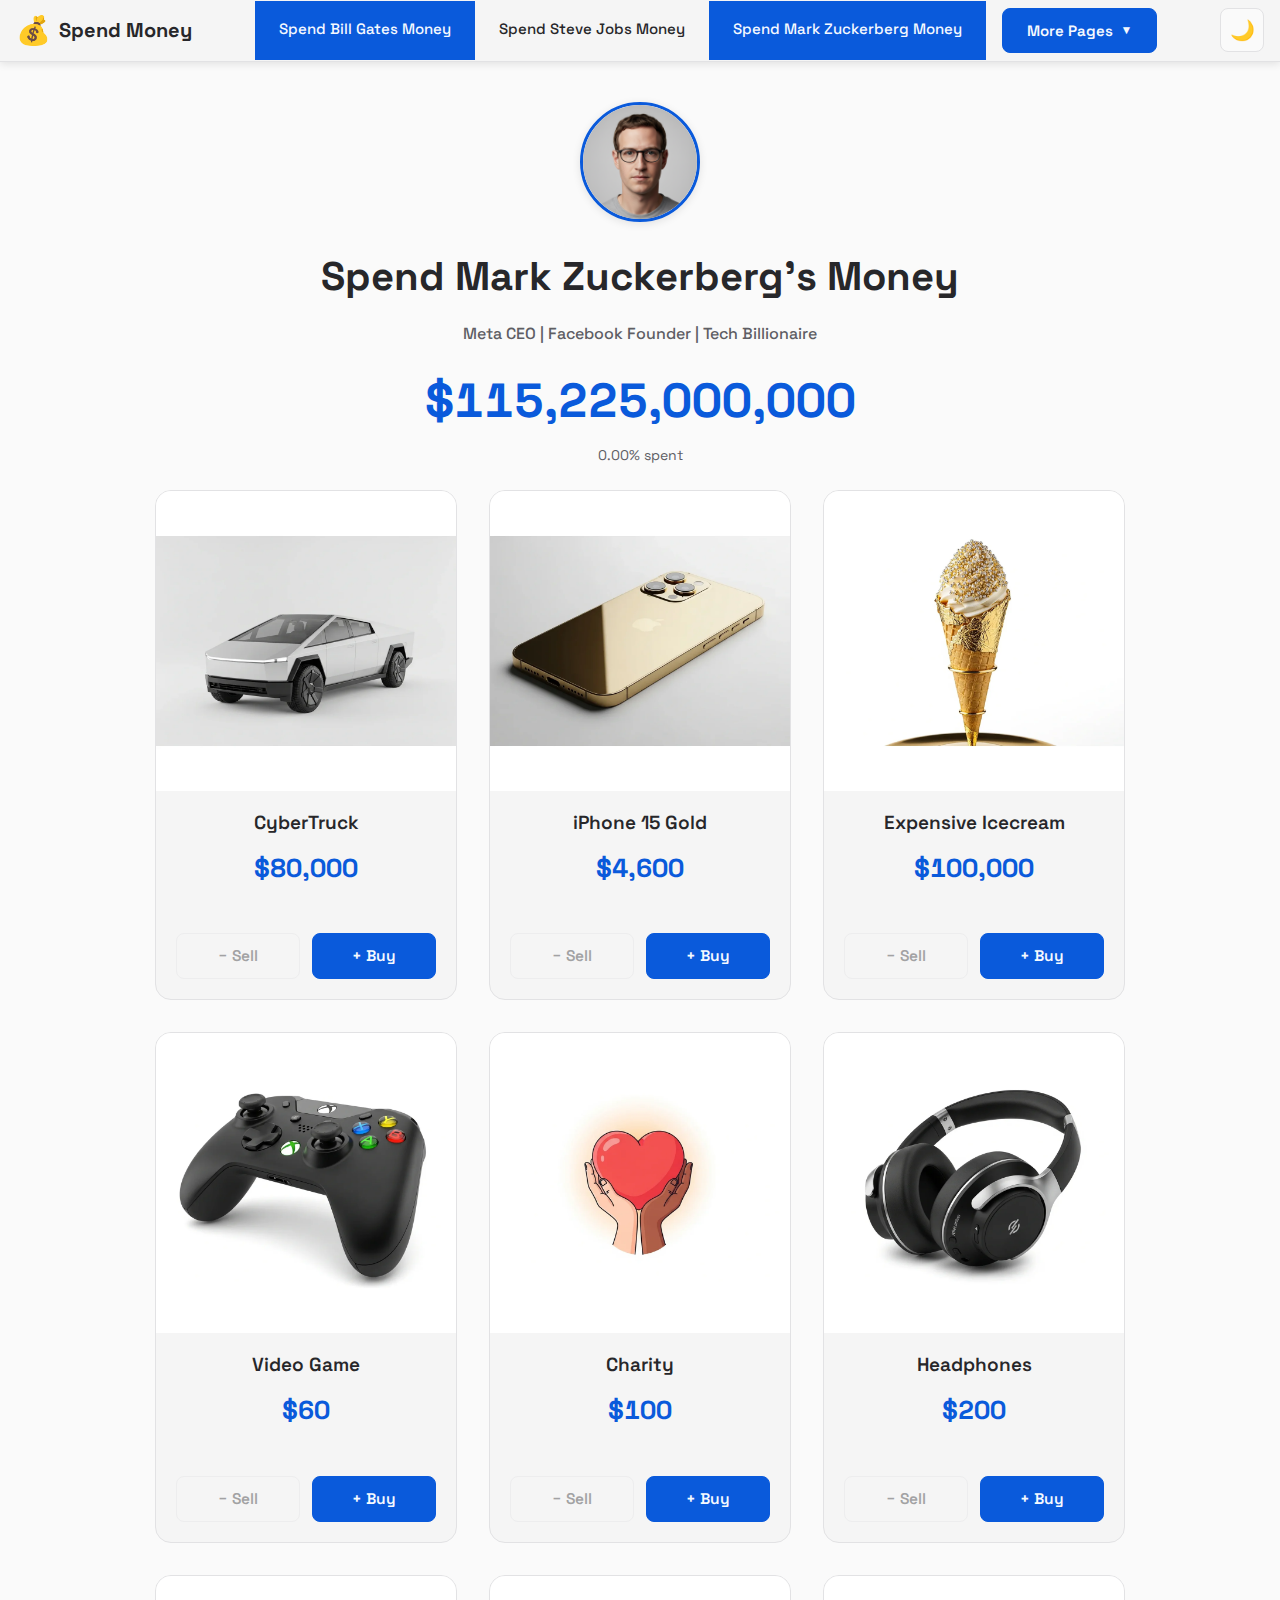
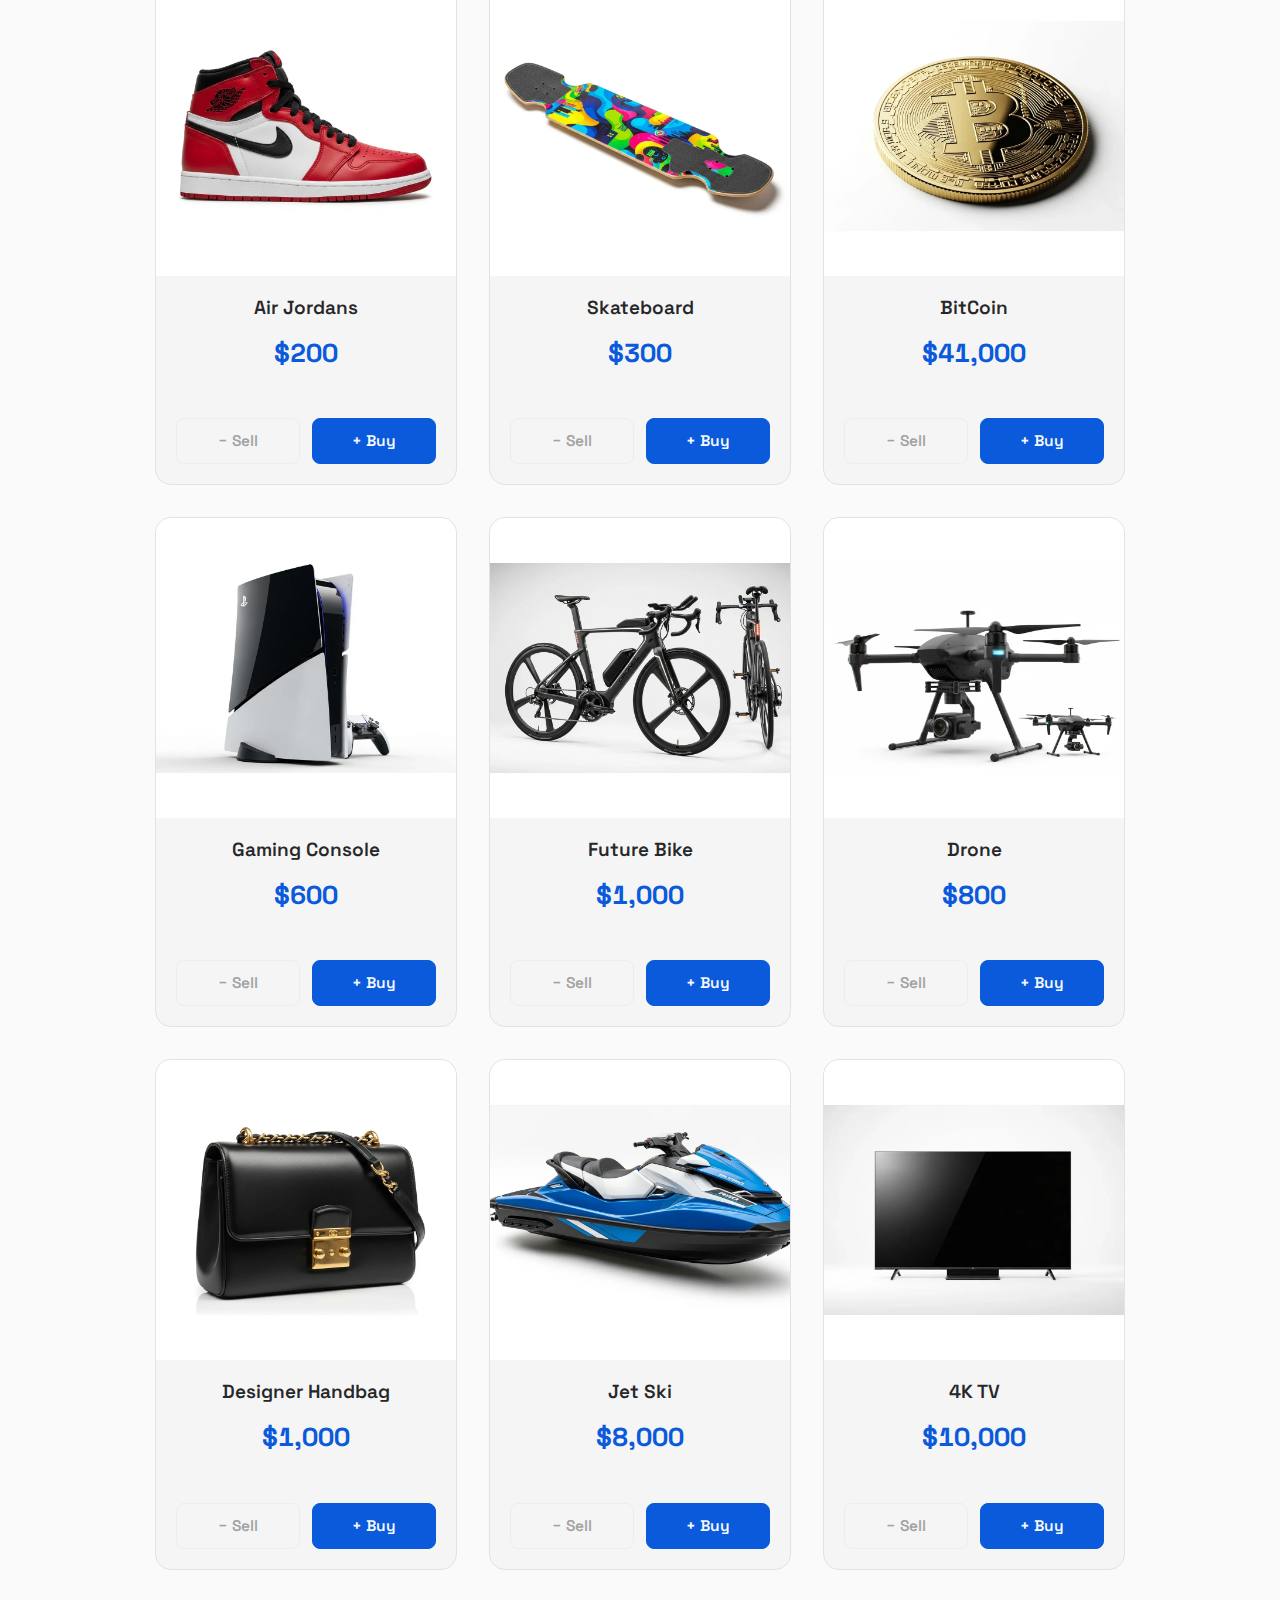
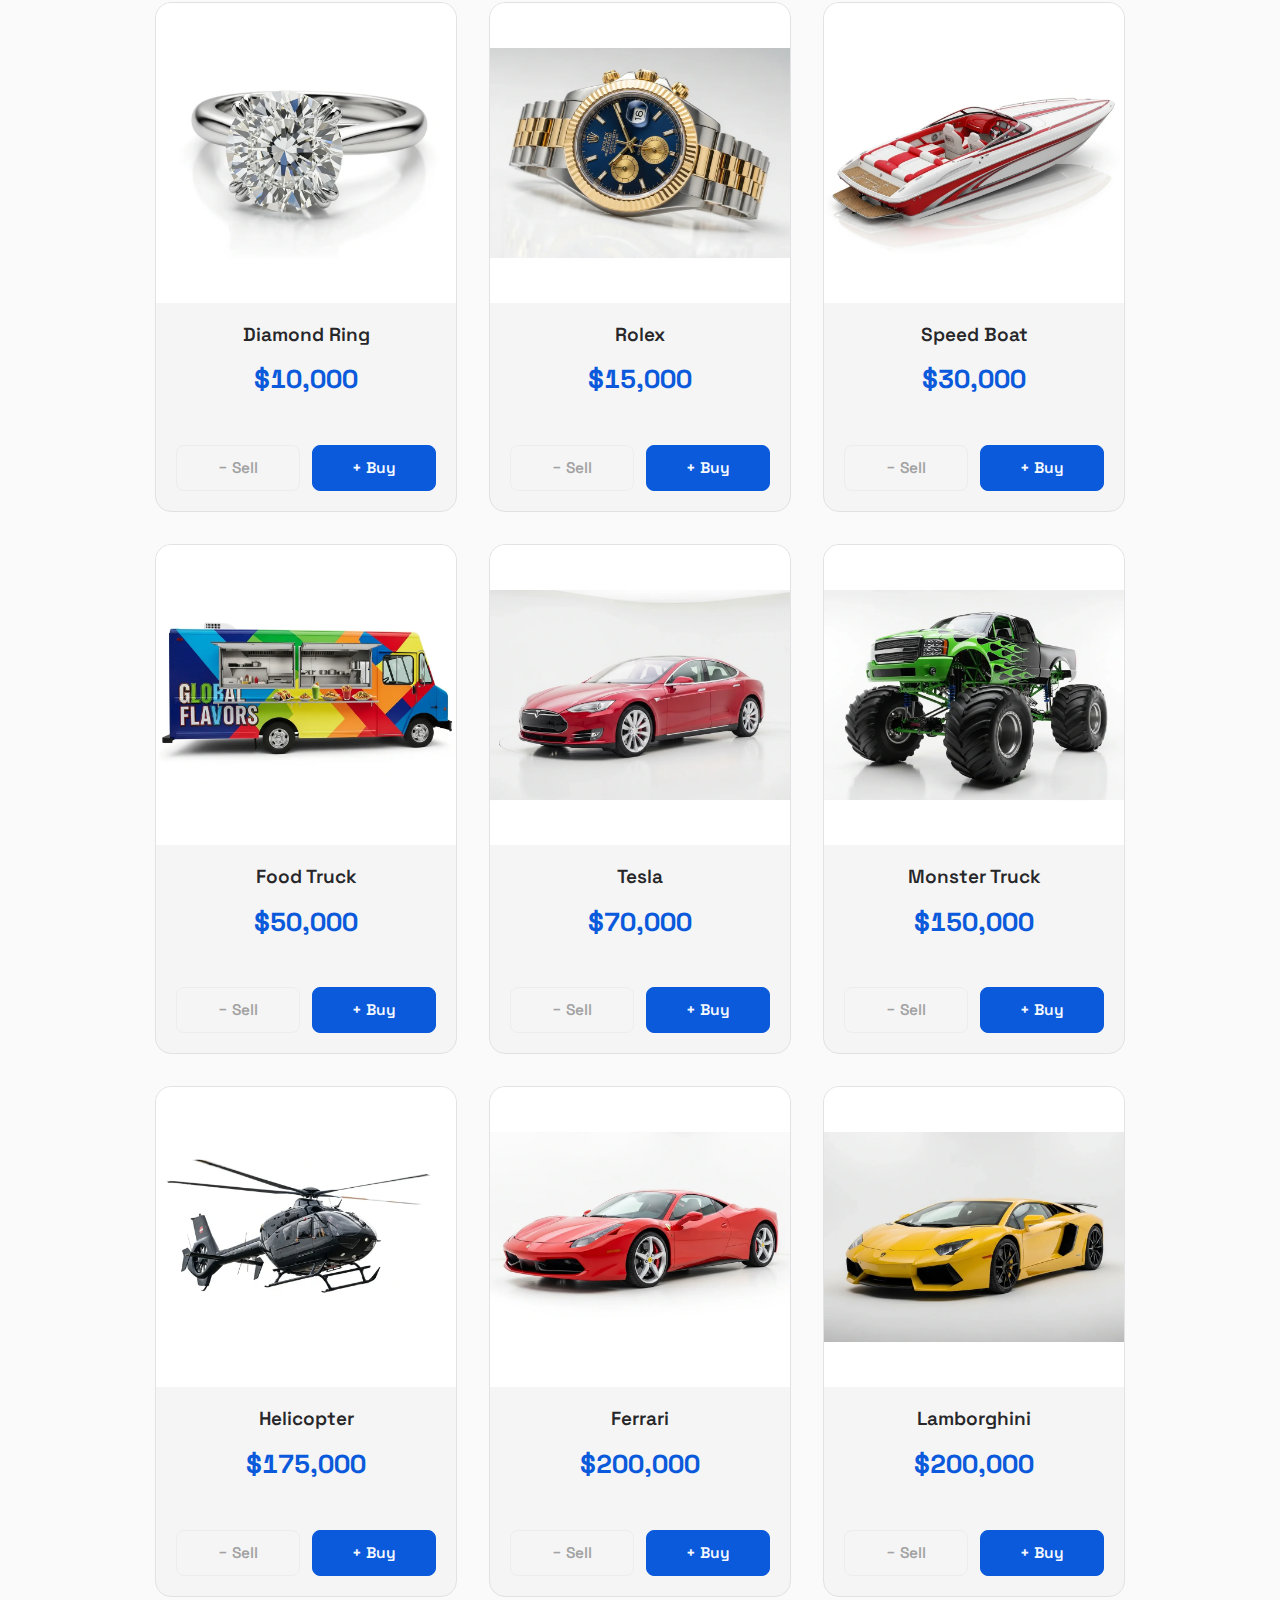
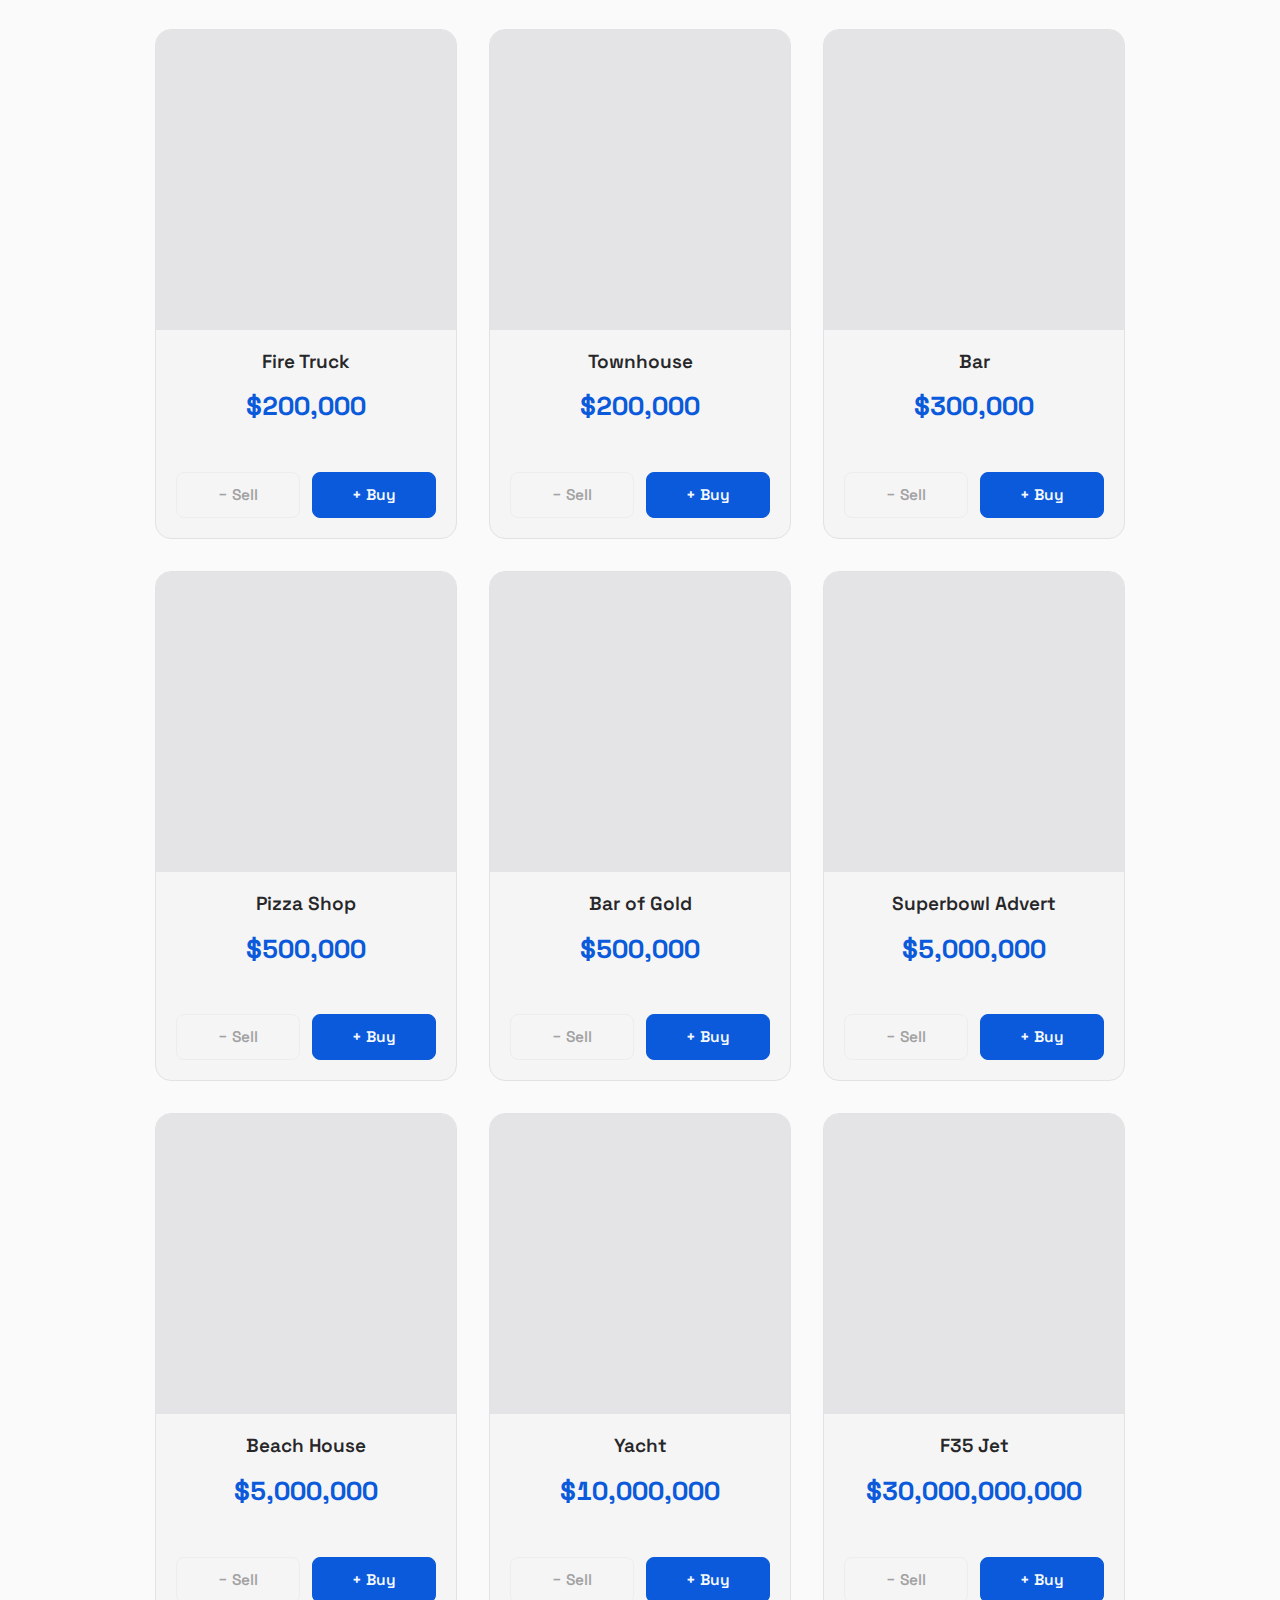
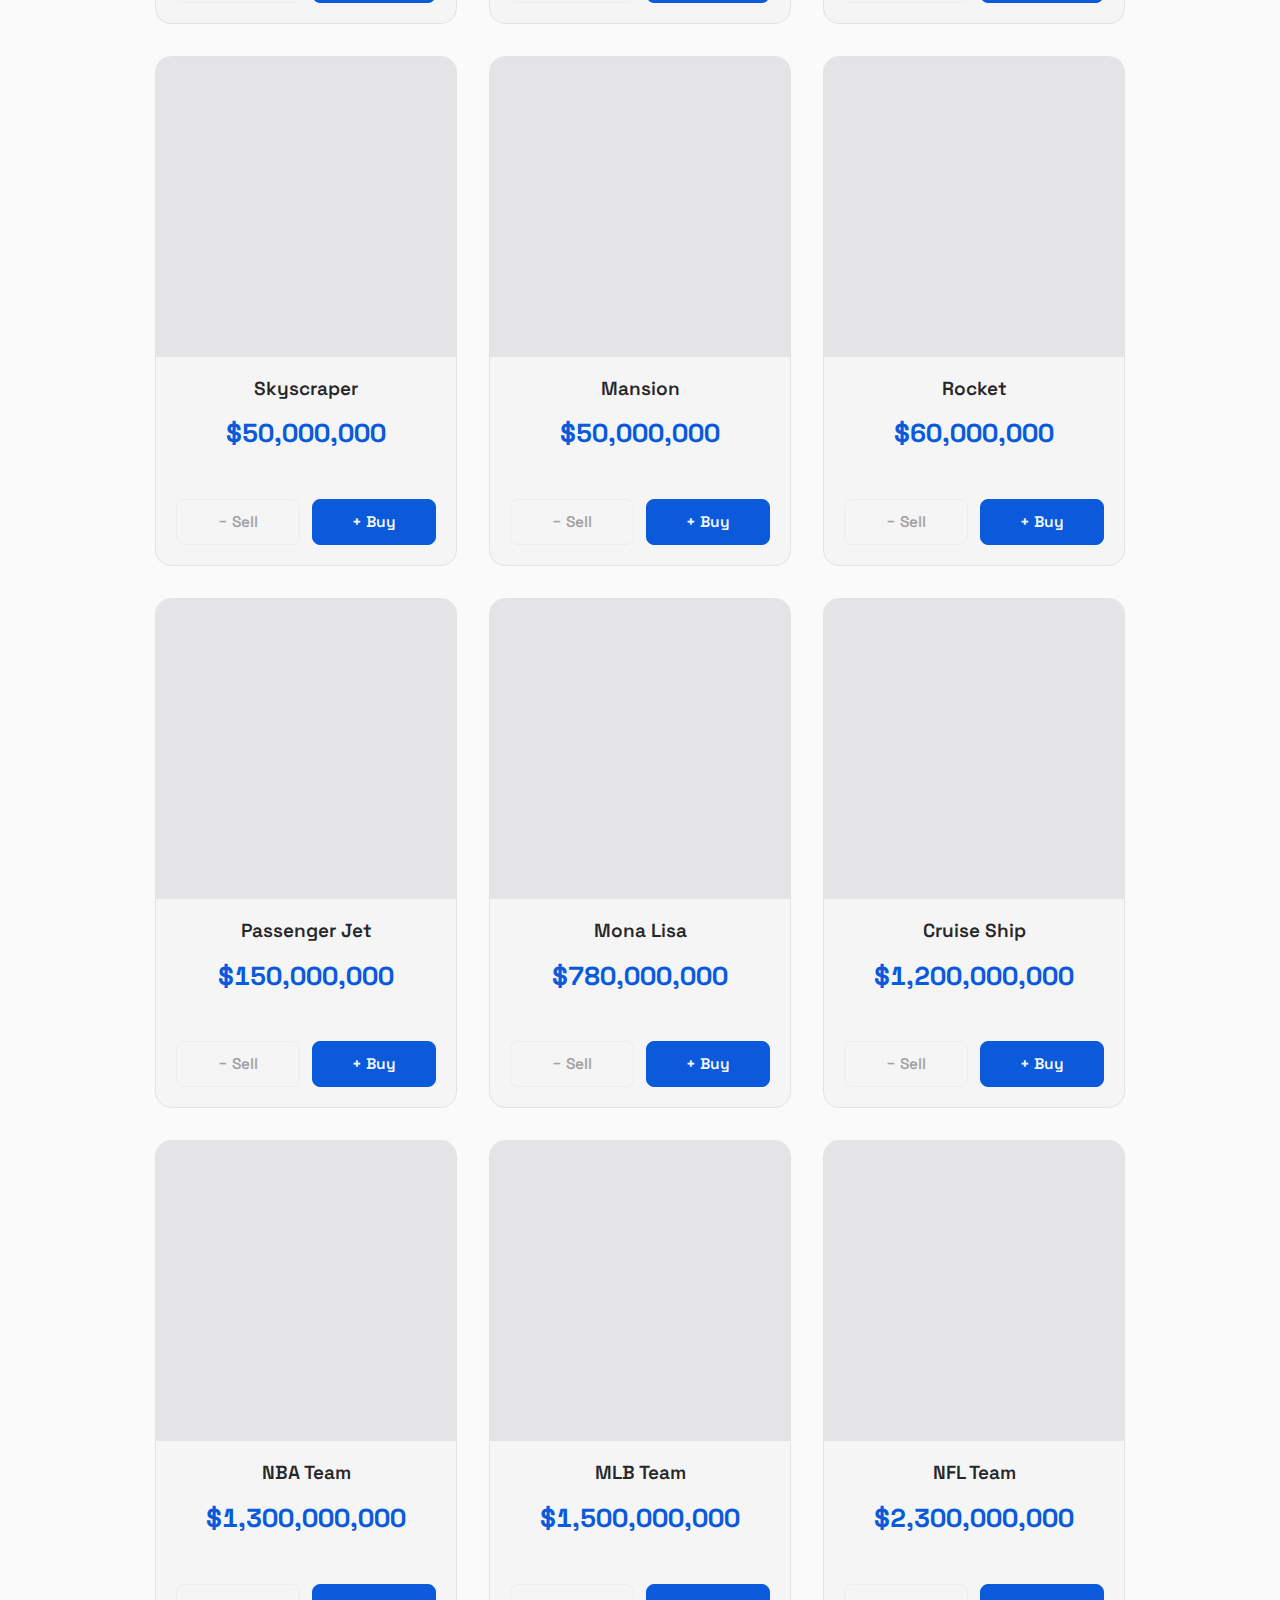
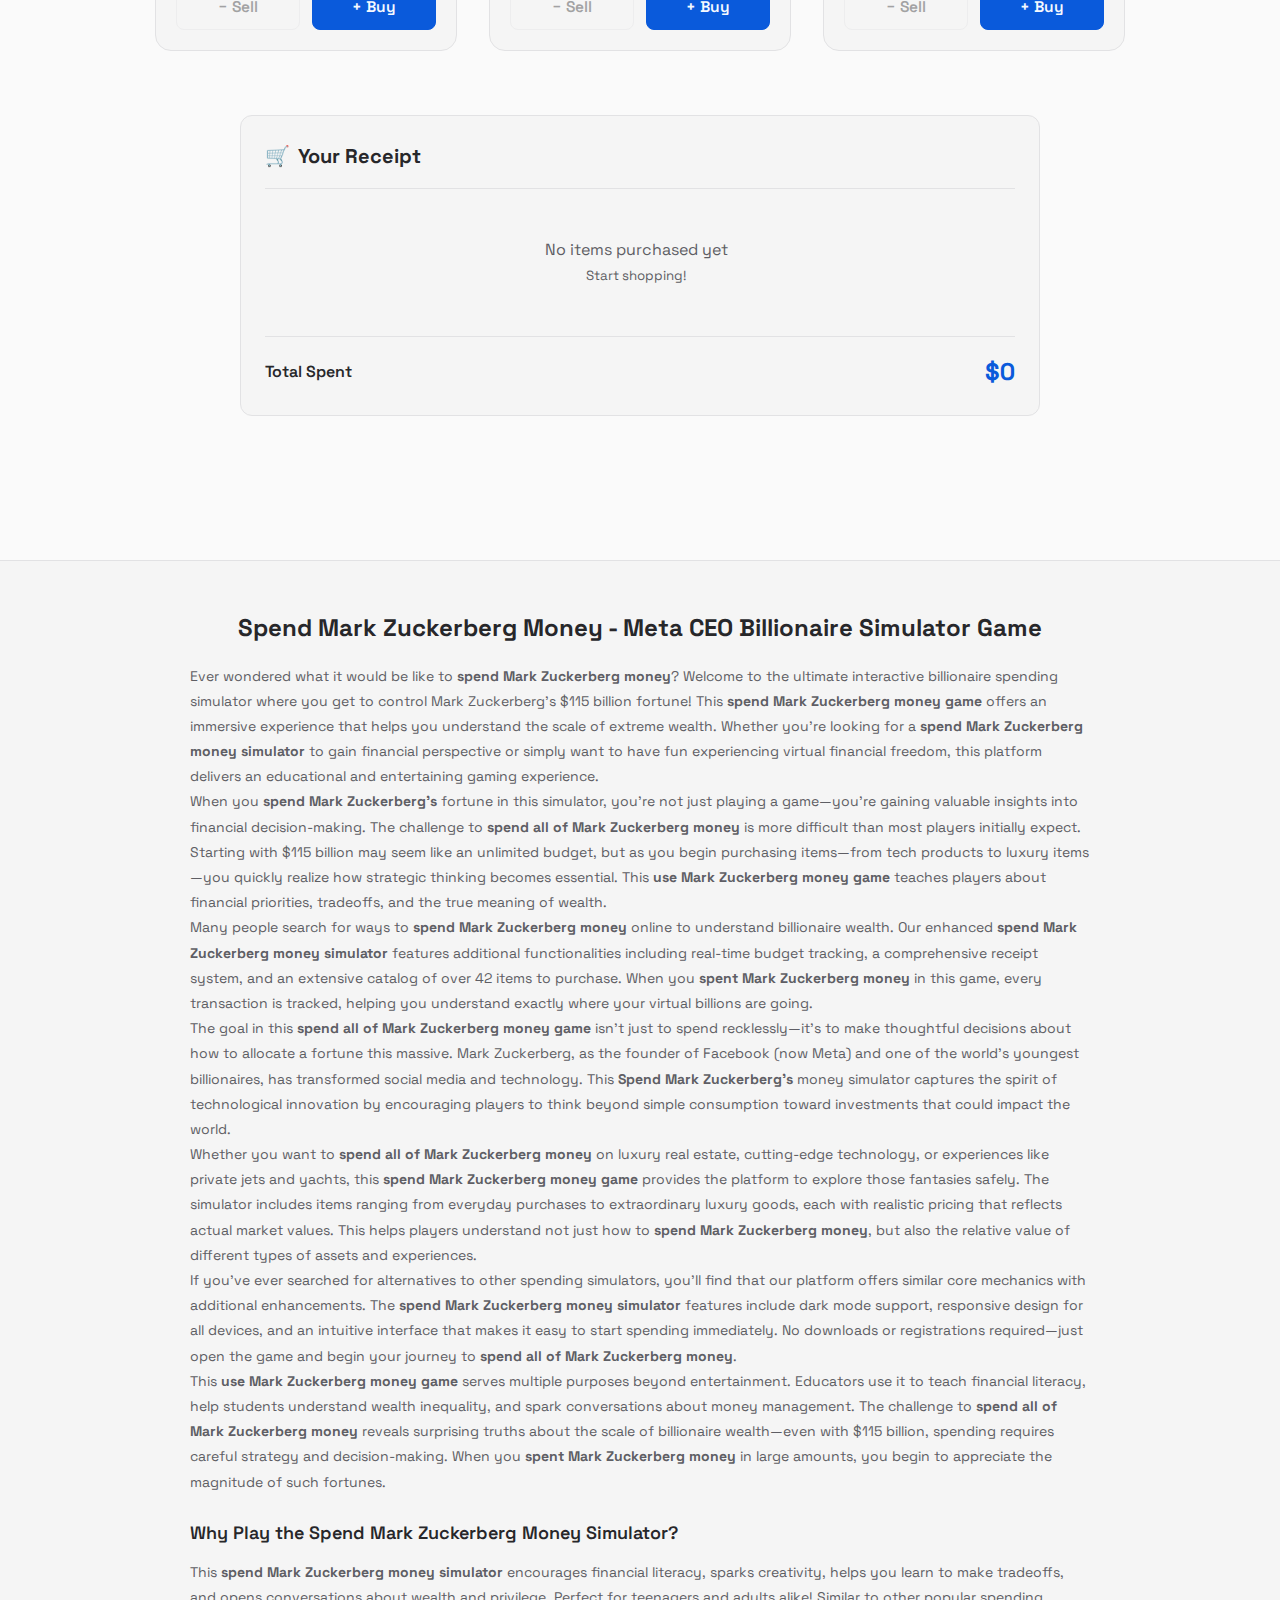
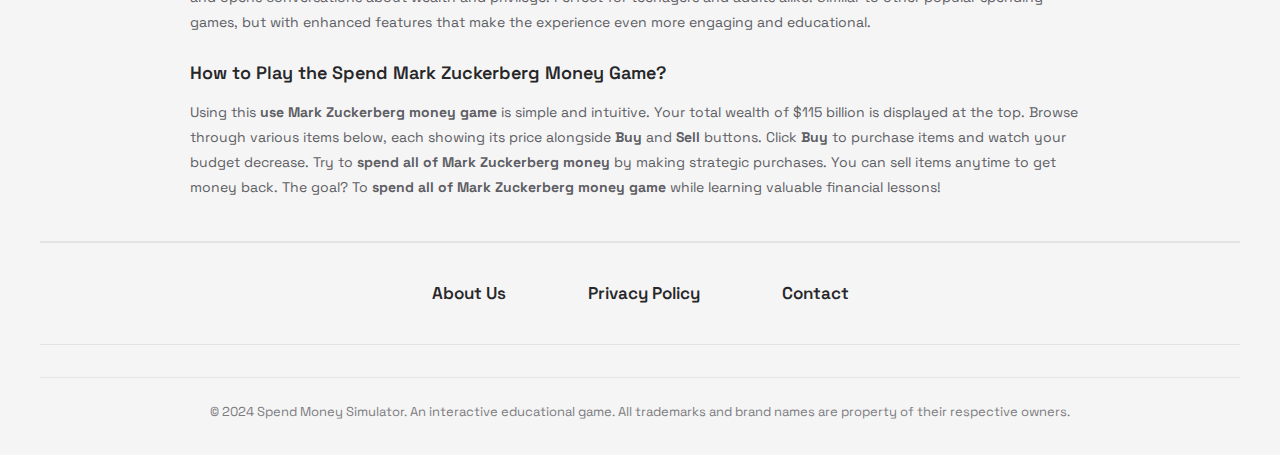
<file: Spend-Mark-Zuckerberg-Money/index.html>
<!doctype html>
<html lang="en">
    <head>
        <meta charset="UTF-8" />
        <meta name="viewport" content="width=device-width, initial-scale=1.0" />

        <!-- SEO Meta Tags -->
        <title>
            Spend Mark Zuckerberg Money Online - Experience What $115 Billion Can Buy | Free Billionaire Wealth Simulator
        </title>
        <meta
            name="description"
            content="Spend Mark Zuckerberg Money simulator - Experience what it's like to spend $115 billion like the Facebook/Meta CEO! This interactive spend Mark Zuckerberg money game lets you buy luxury items, real estate, and tech products. Try to spend all of Mark Zuckerberg's money in this free billionaire simulator!"
        />
        <meta
            name="keywords"
            content="spend mark zuckerberg money, spend mark zuckerberg money game, spend mark zuckerberg money simulator, spend mark zuckerberg, spent mark zuckerberg money, use mark zuckerberg money game, spend all of mark zuckerberg money game, spend all of mark zuckerberg money, billionaire simulator, wealth simulator, meta ceo simulator, money spending simulator"
        />
        <meta name="author" content="Spending Simulator" />
        <meta name="robots" content="index, follow" />

        <!-- Open Graph Meta Tags -->
        <meta
            property="og:title"
            content="Spend Mark Zuckerberg's $115 Billion - Meta CEO Money Simulator"
        />
        <meta
            property="og:description"
            content="Experience spending Mark Zuckerberg's fortune! Buy dream cars, properties, and tech products in this interactive billionaire simulator. Free to play!"
        />
        <meta property="og:type" content="website" />
        <meta property="og:url" content="https://spendbillgatesmoney.online/Spend-Mark-Zuckerberg-Money/" />

        <!-- Favicon -->
        <link rel="icon" type="image/svg+xml" href="../favicon.svg" />
        <link rel="icon" type="image/png" href="../favicon.svg" />
        <link rel="apple-touch-icon" href="../favicon.svg" />

        <!-- Canonical URL -->
        <link rel="canonical" href="https://spendbillgatesmoney.online/Spend-Mark-Zuckerberg-Money/" />
        
        <!-- Theme Color -->
        <meta name="theme-color" content="#2563eb" />

        <!-- Google Fonts -->
        <link rel="preconnect" href="https://fonts.googleapis.com" />
        <link rel="preconnect" href="https://fonts.gstatic.com" crossorigin />
        <link
            href="https://fonts.googleapis.com/css2?family=Space+Grotesk:wght@400;500;600;700&display=swap"
            rel="stylesheet"
        />

        <!-- Stylesheet -->
        <link rel="stylesheet" href="styles.css" />
    </head>
    <body>
        <!-- Header Section -->
        <header class="header">
            <nav
                class="nav-container"
                role="navigation"
                aria-label="Main navigation"
            >
                <div class="header-logo">
                    <span class="logo-icon">💰</span>
                    <span class="logo-text">Spend Money</span>
                </div>
                <button
                    class="mobile-menu-toggle"
                    id="mobileMenuToggle"
                    aria-label="Toggle mobile menu"
                    aria-expanded="false"
                >
                    <span></span>
                    <span></span>
                    <span></span>
                </button>
                <div class="nav-menu-wrapper">
                    <div class="nav-menu" id="navMenu">
                        <a href="../index.html" class="nav-link">Spend Bill Gates Money</a>
                        <a href="../Spend-Steve-Jobs-Money/index.html" class="nav-link">Spend Steve Jobs Money</a>
                        <a href="index.html" class="nav-link">Spend Mark Zuckerberg Money</a>
                    </div>
                    <div class="dropdown-wrapper">
                        <button
                            class="dropdown-toggle"
                            id="dropdownToggle"
                            aria-label="Toggle navigation menu"
                            aria-expanded="false"
                            aria-haspopup="true"
                        >
                            <span class="dropdown-text">More Pages</span>
                            <span class="dropdown-icon">▼</span>
                        </button>
                        <div class="dropdown-menu" id="dropdownMenu" role="menu">
                            <!-- Dropdown items will be populated by JavaScript -->
                        </div>
                    </div>
                </div>
                <button
                    class="theme-toggle"
                    id="themeToggle"
                    aria-label="Toggle dark mode"
                >
                    <span class="sun-icon">☀️</span>
                    <span class="moon-icon">🌙</span>
                </button>
            </nav>
        </header>

        <!-- Main Content -->
        <main class="main-content" role="main">
            <!-- Hero Section -->
            <section class="hero-section" aria-labelledby="hero-title">
                <div class="billionaire-avatar">
                    <img
                        src="images/Mark_Zuckerberg.png"
                        alt="Mark Zuckerberg - Spend billionaire money simulator game - Experience spending $115.225 billion fortune online"
                        class="avatar-image"
                        title="Mark Zuckerberg Money Spending Game"
                    />
                </div>
                <h1 id="hero-title" class="hero-title">
                    Spend Mark Zuckerberg's Money
                </h1>
                <p class="hero-subtitle">Meta CEO | Facebook Founder | Tech Billionaire</p>
                <div class="budget-display">
                    <p
                        class="current-budget"
                        id="currentBudget"
                        aria-live="polite"
                        aria-atomic="true"
                    >
                        $115,225,000,000
                    </p>
                    <p class="budget-info">
                        <span id="percentageSpent">0.00</span>% spent
                    </p>
                </div>
            </section>

            <!-- Shopping Grid Section -->
            <section class="shopping-container">
                <div
                    class="items-grid"
                    id="itemsGrid"
                    role="list"
                    aria-label="Available items for purchase"
                >
                    <!-- Items will be dynamically generated here -->
                </div>

                <!-- Receipt Sidebar -->
                <aside
                    class="receipt-sidebar"
                    role="complementary"
                    aria-labelledby="receipt-title"
                >
                    <article class="receipt-card">
                        <header class="receipt-header">
                            <h2 id="receipt-title">
                                <span class="cart-icon">🛒</span>
                                Your Receipt
                            </h2>
                        </header>
                        <div class="receipt-divider"></div>
                        <div class="receipt-content" id="receiptContent">
                            <p class="empty-receipt">
                                No items purchased yet<br /><small
                                    >Start shopping!</small
                                >
                            </p>
                        </div>
                        <div class="receipt-divider"></div>
                        <footer class="receipt-footer">
                            <div class="total-row">
                                <span class="total-label">Total Spent</span>
                                <span class="total-amount" id="totalSpent"
                                    >$0</span
                                >
                            </div>
                        </footer>
                    </article>
                </aside>
            </section>
        </main>

        <!-- Footer Section -->
        <footer class="footer" role="contentinfo">
            <div class="footer-content">
                <h2 class="footer-heading">Spend Mark Zuckerberg Money - Meta CEO Billionaire Simulator Game</h2>
                <div class="footer-description">
                    <p>Ever wondered what it would be like to <strong>spend Mark Zuckerberg money</strong>? Welcome to the ultimate interactive billionaire spending simulator where you get to control Mark Zuckerberg's $115 billion fortune! This <strong>spend Mark Zuckerberg money game</strong> offers an immersive experience that helps you understand the scale of extreme wealth. Whether you're looking for a <strong>spend Mark Zuckerberg money simulator</strong> to gain financial perspective or simply want to have fun experiencing virtual financial freedom, this platform delivers an educational and entertaining gaming experience.</p>

                    <p>When you <strong>spend Mark Zuckerberg's</strong> fortune in this simulator, you're not just playing a game—you're gaining valuable insights into financial decision-making. The challenge to <strong>spend all of Mark Zuckerberg money</strong> is more difficult than most players initially expect. Starting with $115 billion may seem like an unlimited budget, but as you begin purchasing items—from tech products to luxury items—you quickly realize how strategic thinking becomes essential. This <strong>use Mark Zuckerberg money game</strong> teaches players about financial priorities, tradeoffs, and the true meaning of wealth.</p>

                    <p>Many people search for ways to <strong>spend Mark Zuckerberg money</strong> online to understand billionaire wealth. Our enhanced <strong>spend Mark Zuckerberg money simulator</strong> features additional functionalities including real-time budget tracking, a comprehensive receipt system, and an extensive catalog of over 42 items to purchase. When you <strong>spent Mark Zuckerberg money</strong> in this game, every transaction is tracked, helping you understand exactly where your virtual billions are going.</p>

                    <p>The goal in this <strong>spend all of Mark Zuckerberg money game</strong> isn't just to spend recklessly—it's to make thoughtful decisions about how to allocate a fortune this massive. Mark Zuckerberg, as the founder of Facebook (now Meta) and one of the world's youngest billionaires, has transformed social media and technology. This <strong>Spend Mark Zuckerberg's</strong> money simulator captures the spirit of technological innovation by encouraging players to think beyond simple consumption toward investments that could impact the world.</p>

                    <p>Whether you want to <strong>spend all of Mark Zuckerberg money</strong> on luxury real estate, cutting-edge technology, or experiences like private jets and yachts, this <strong>spend Mark Zuckerberg money game</strong> provides the platform to explore those fantasies safely. The simulator includes items ranging from everyday purchases to extraordinary luxury goods, each with realistic pricing that reflects actual market values. This helps players understand not just how to <strong>spend Mark Zuckerberg money</strong>, but also the relative value of different types of assets and experiences.</p>

                    <p>If you've ever searched for alternatives to other spending simulators, you'll find that our platform offers similar core mechanics with additional enhancements. The <strong>spend Mark Zuckerberg money simulator</strong> features include dark mode support, responsive design for all devices, and an intuitive interface that makes it easy to start spending immediately. No downloads or registrations required—just open the game and begin your journey to <strong>spend all of Mark Zuckerberg money</strong>.</p>

                    <p>This <strong>use Mark Zuckerberg money game</strong> serves multiple purposes beyond entertainment. Educators use it to teach financial literacy, help students understand wealth inequality, and spark conversations about money management. The challenge to <strong>spend all of Mark Zuckerberg money</strong> reveals surprising truths about the scale of billionaire wealth—even with $115 billion, spending requires careful strategy and decision-making. When you <strong>spent Mark Zuckerberg money</strong> in large amounts, you begin to appreciate the magnitude of such fortunes.</p>
                </div>
                <div class="footer-features">
                    <h3 class="footer-subheading">Why Play the Spend Mark Zuckerberg Money Simulator?</h3>
                    <p>This <strong>spend Mark Zuckerberg money simulator</strong> encourages financial literacy, sparks creativity, helps you learn to make tradeoffs, and opens conversations about wealth and privilege. Perfect for teenagers and adults alike! Similar to other popular spending games, but with enhanced features that make the experience even more engaging and educational.</p>
                </div>
                <div class="footer-features">
                    <h3 class="footer-subheading">How to Play the Spend Mark Zuckerberg Money Game?</h3>
                    <p>Using this <strong>use Mark Zuckerberg money game</strong> is simple and intuitive. Your total wealth of $115 billion is displayed at the top. Browse through various items below, each showing its price alongside <strong>Buy</strong> and <strong>Sell</strong> buttons. Click <strong>Buy</strong> to purchase items and watch your budget decrease. Try to <strong>spend all of Mark Zuckerberg money</strong> by making strategic purchases. You can sell items anytime to get money back. The goal? To <strong>spend all of Mark Zuckerberg money game</strong> while learning valuable financial lessons!</p>
                </div>
                
                <!-- Footer Navigation Links -->
                <nav class="footer-links" aria-label="Footer navigation">
                    <a href="../about-us.html">About Us</a>
                    <a href="../privacy-policy.html">Privacy Policy</a>
                    <a href="../contact.html">Contact</a>
                </nav>
                
                <p class="footer-copyright">
                    &copy; 2024 Spend Money Simulator. An interactive educational game. 
                    All trademarks and brand names are property of their respective owners.
                </p>
            </div>
        </footer>

        <!-- JavaScript -->
        <script src="script.js"></script>
    </body>
</html>
</file>
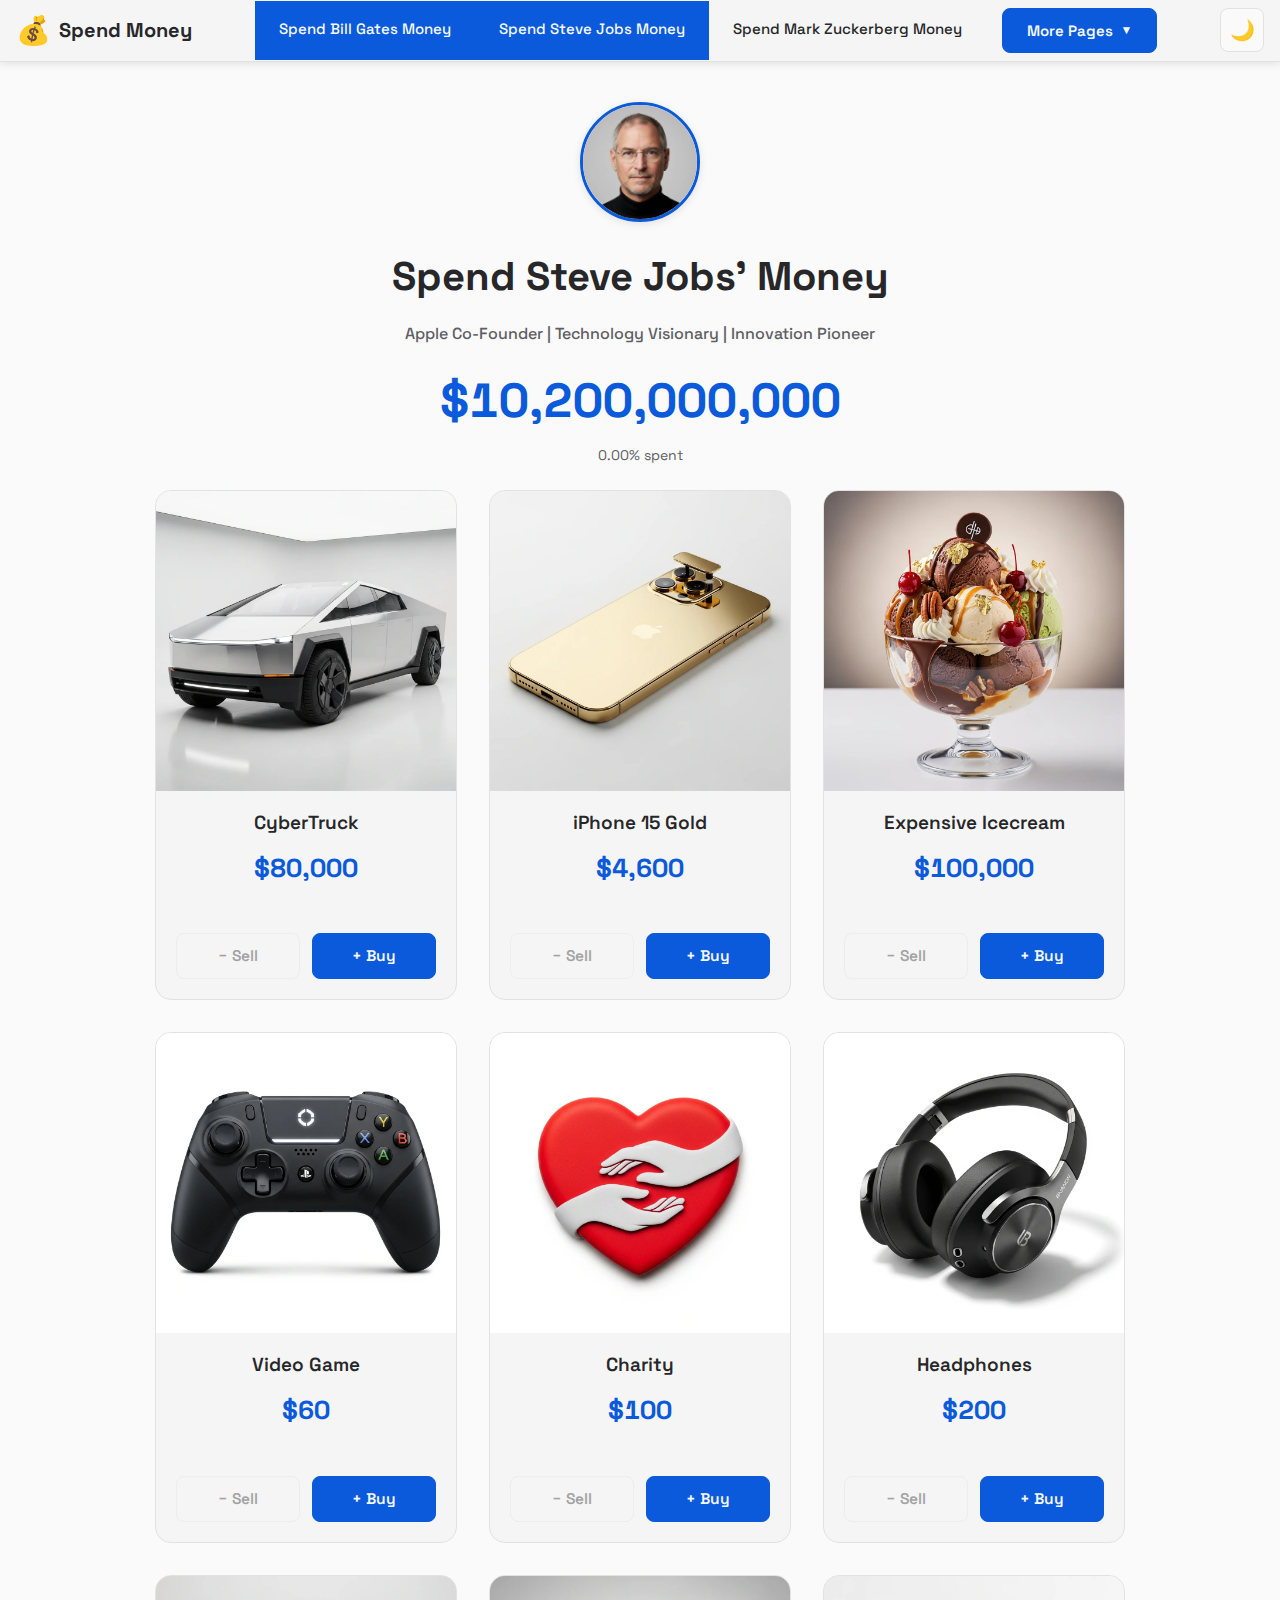
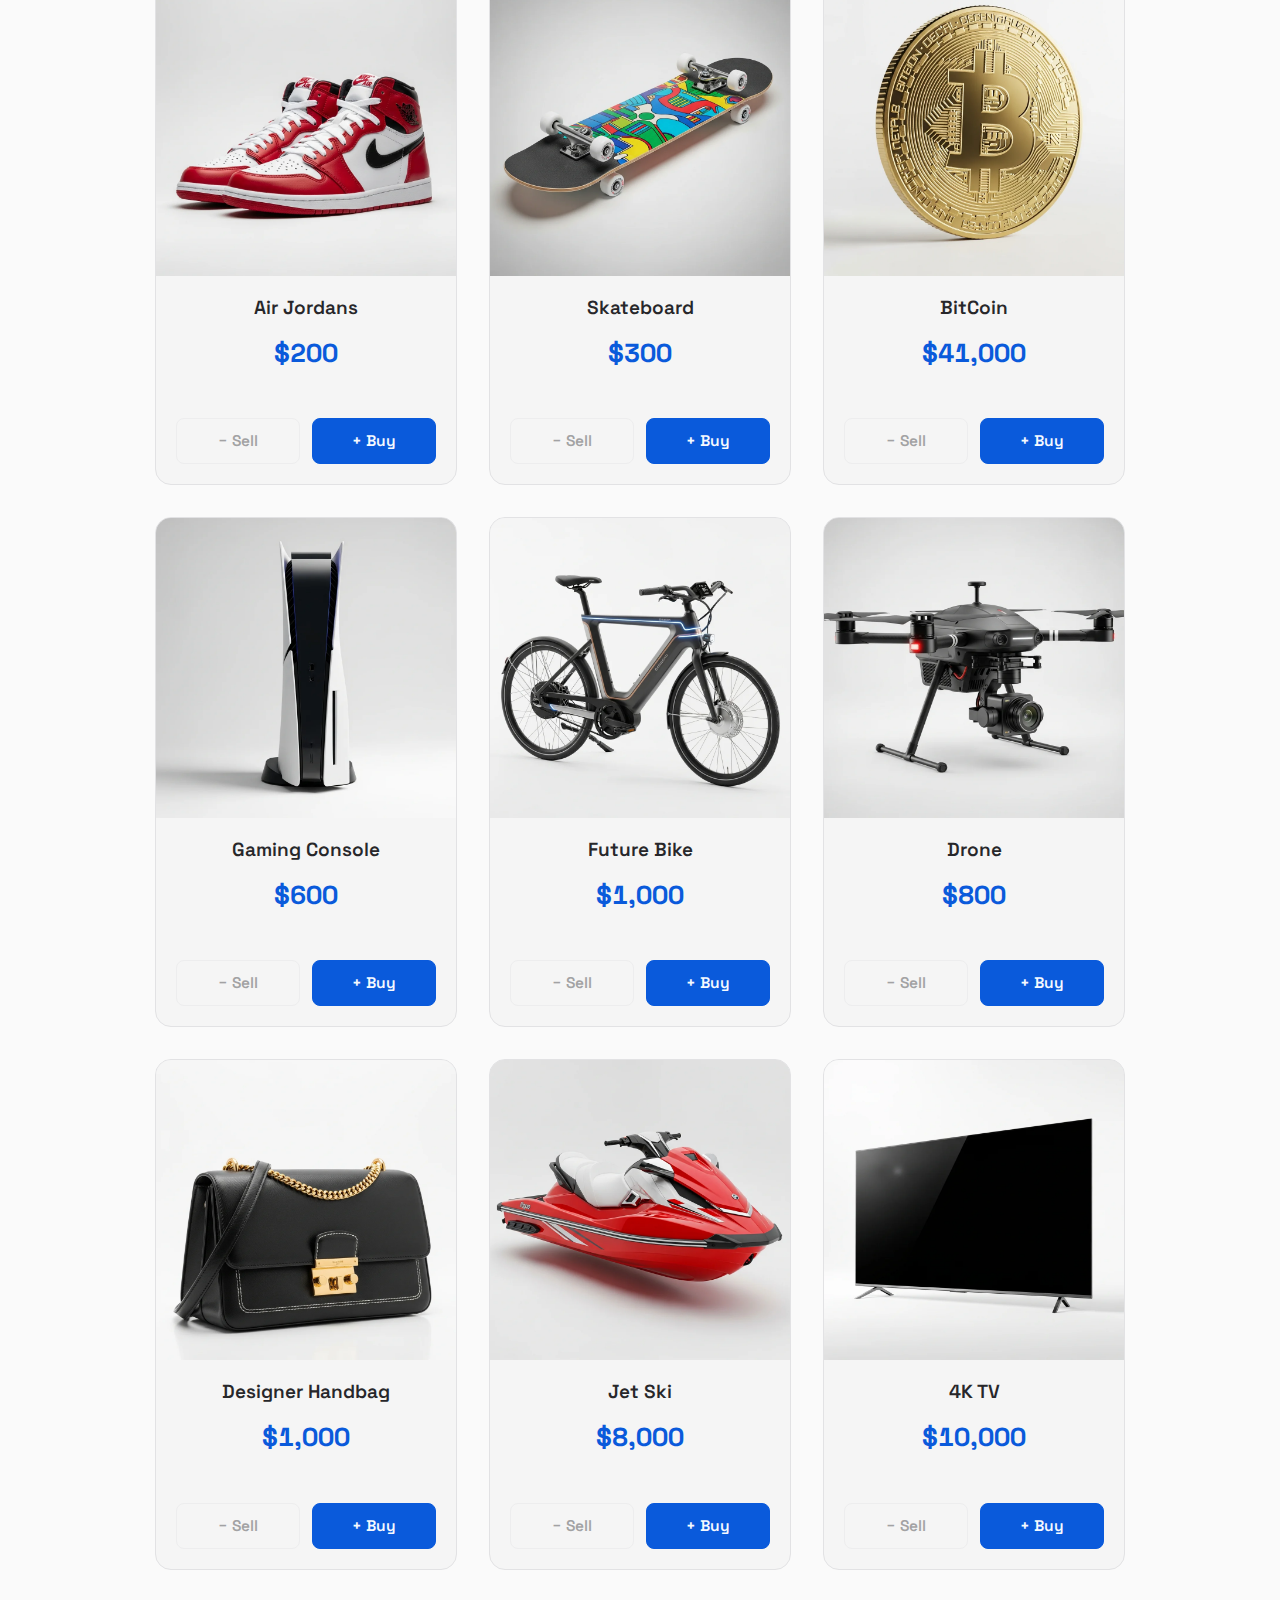
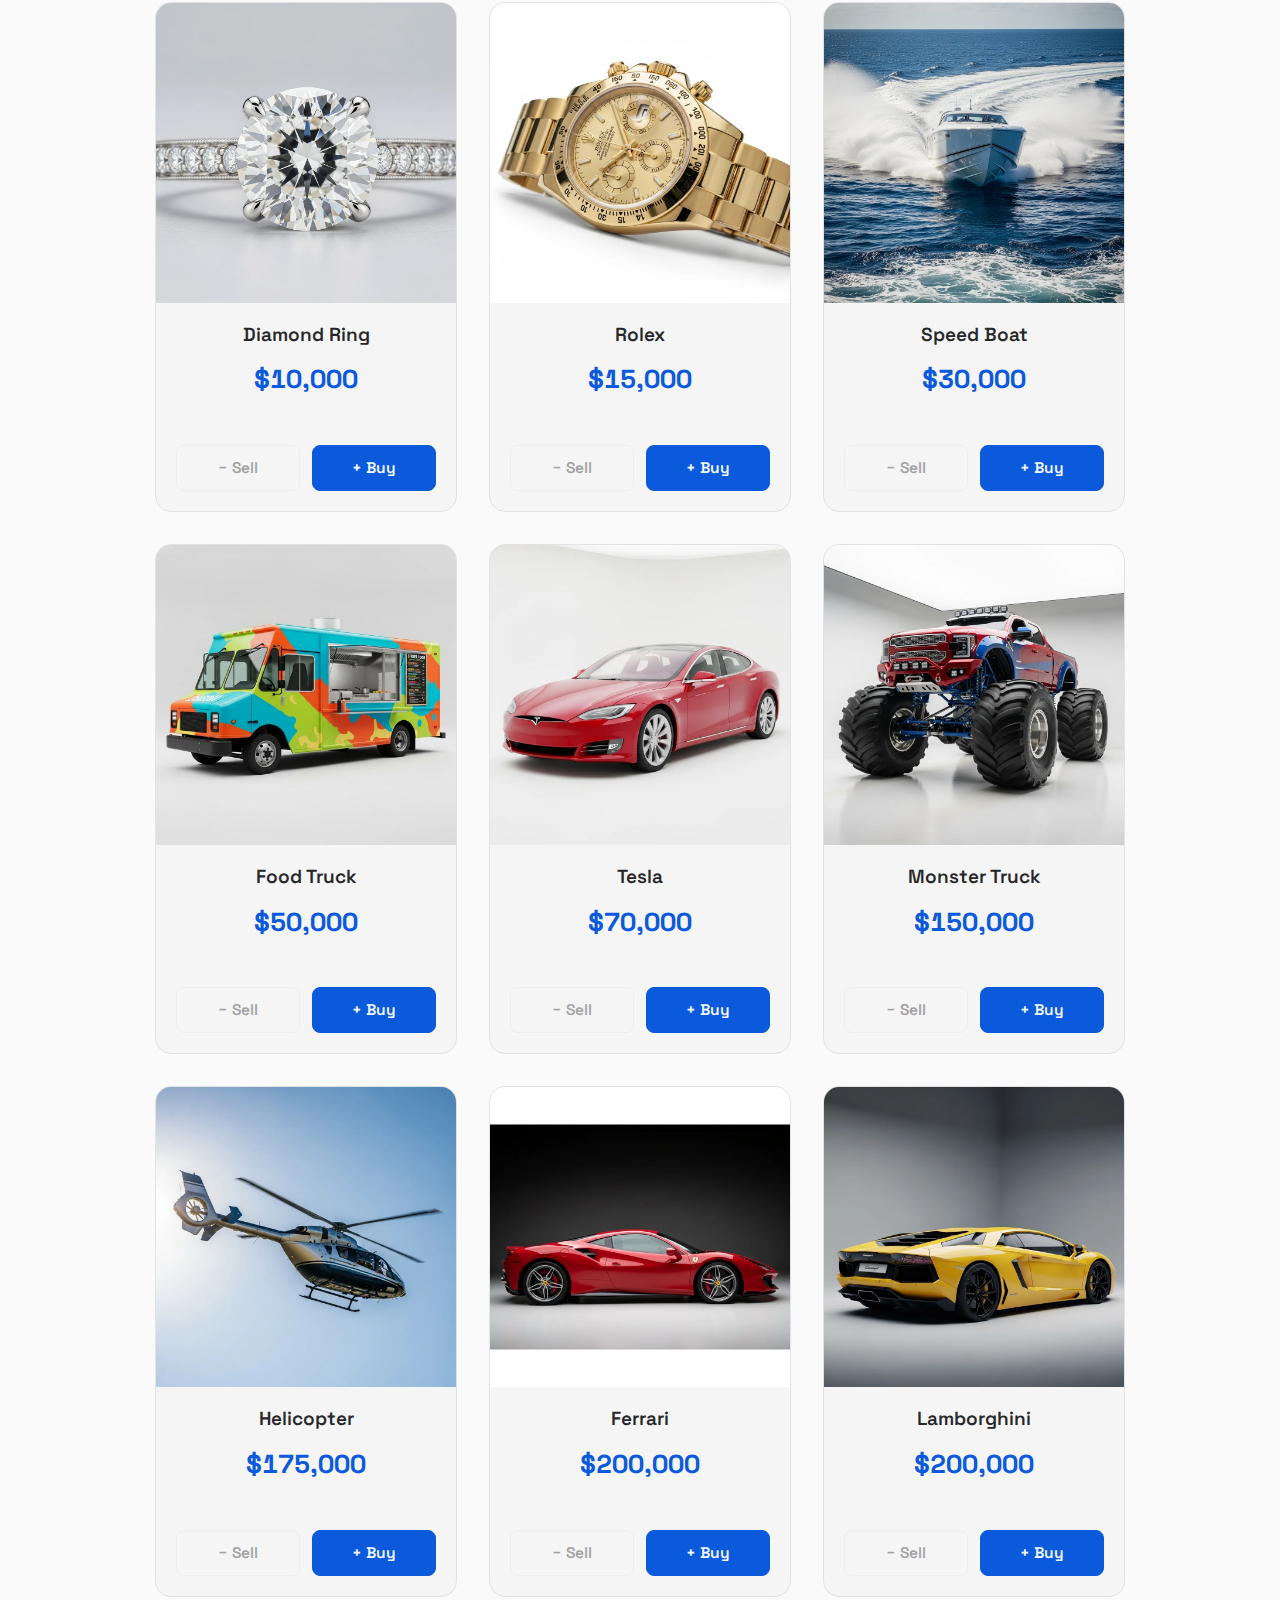
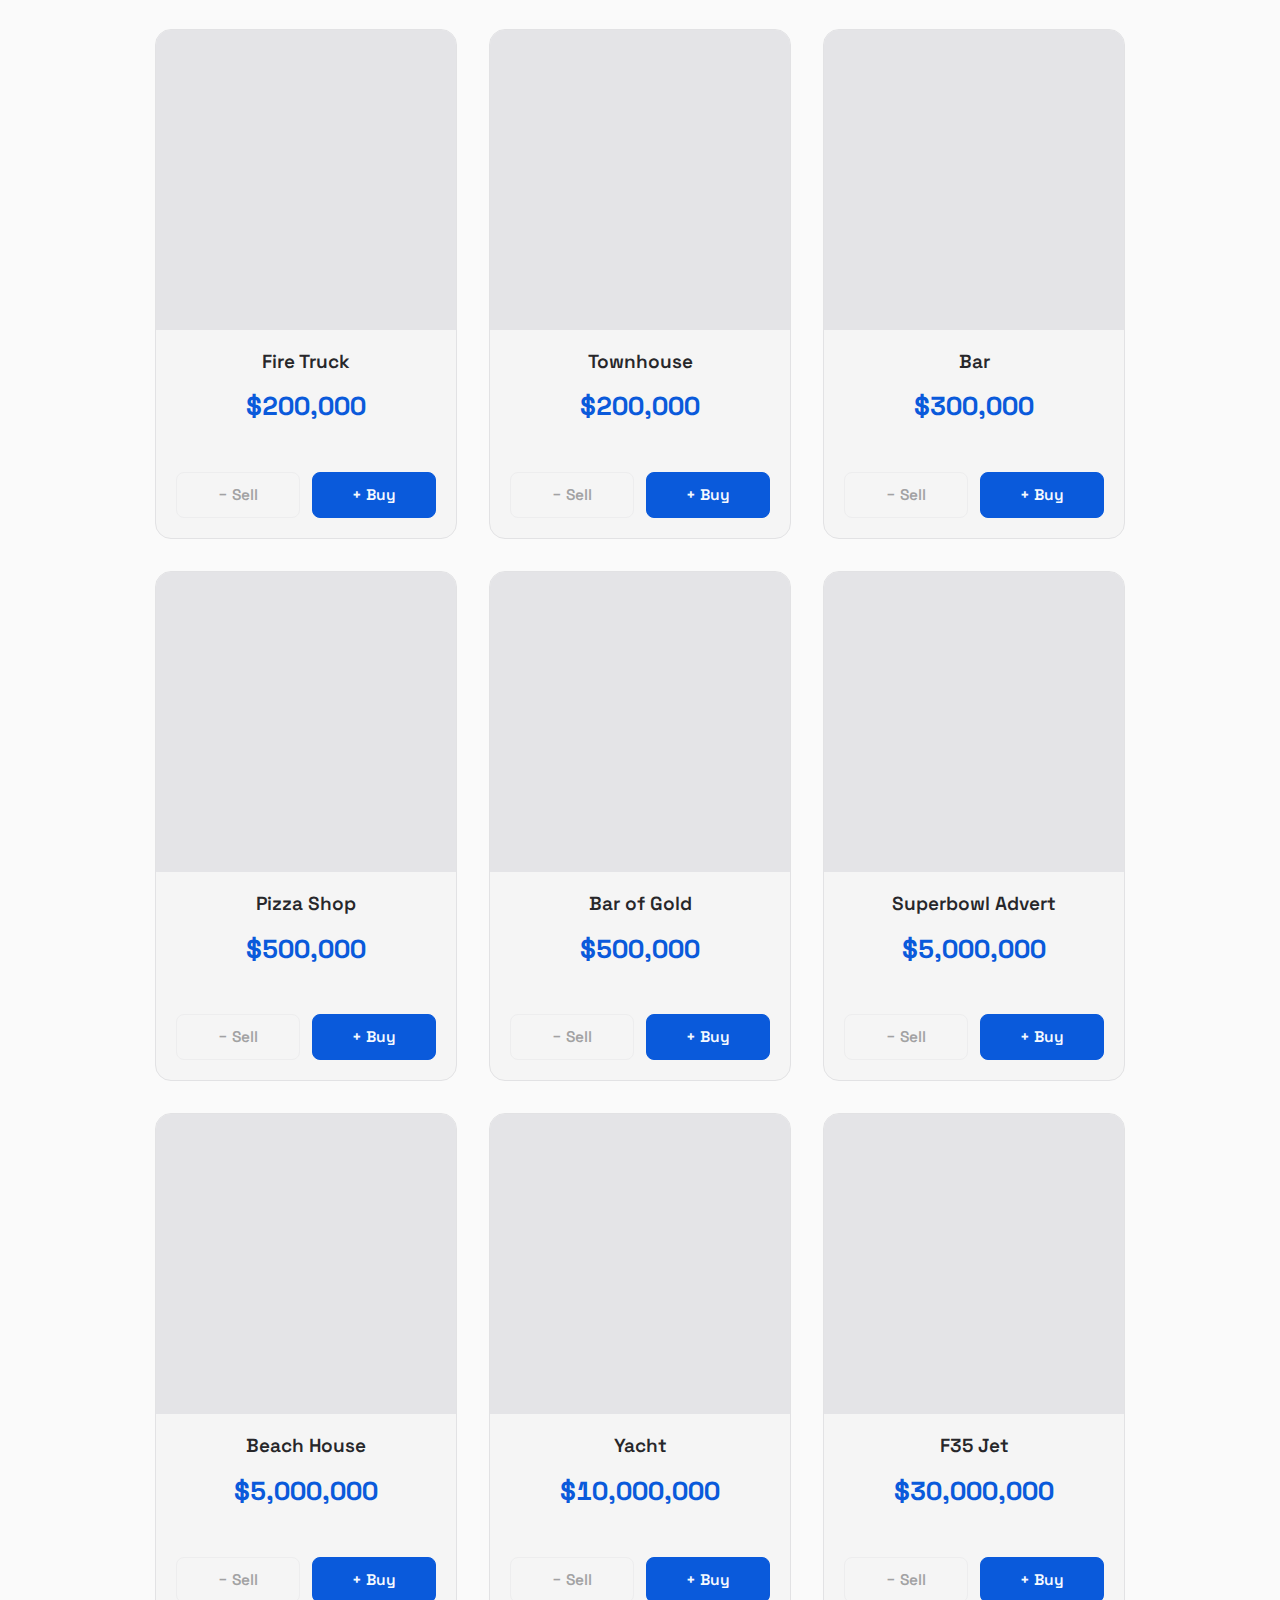
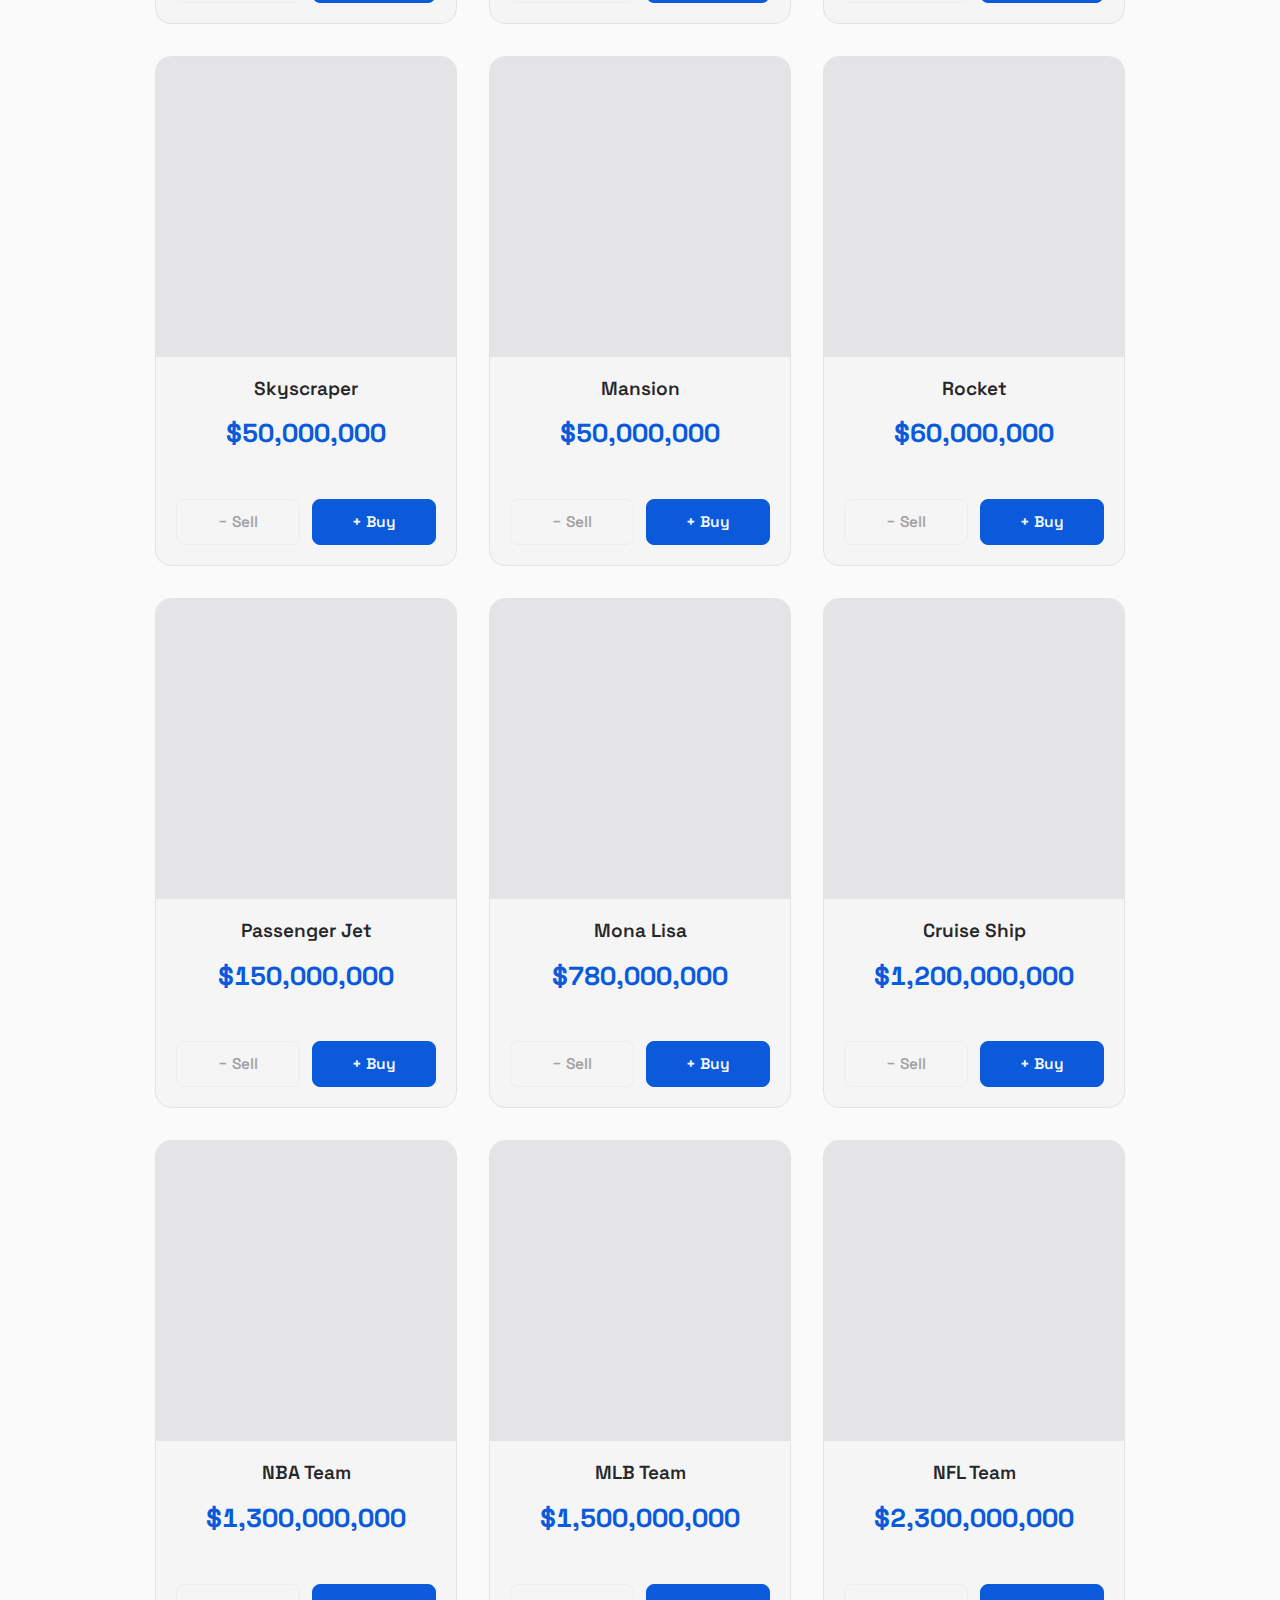
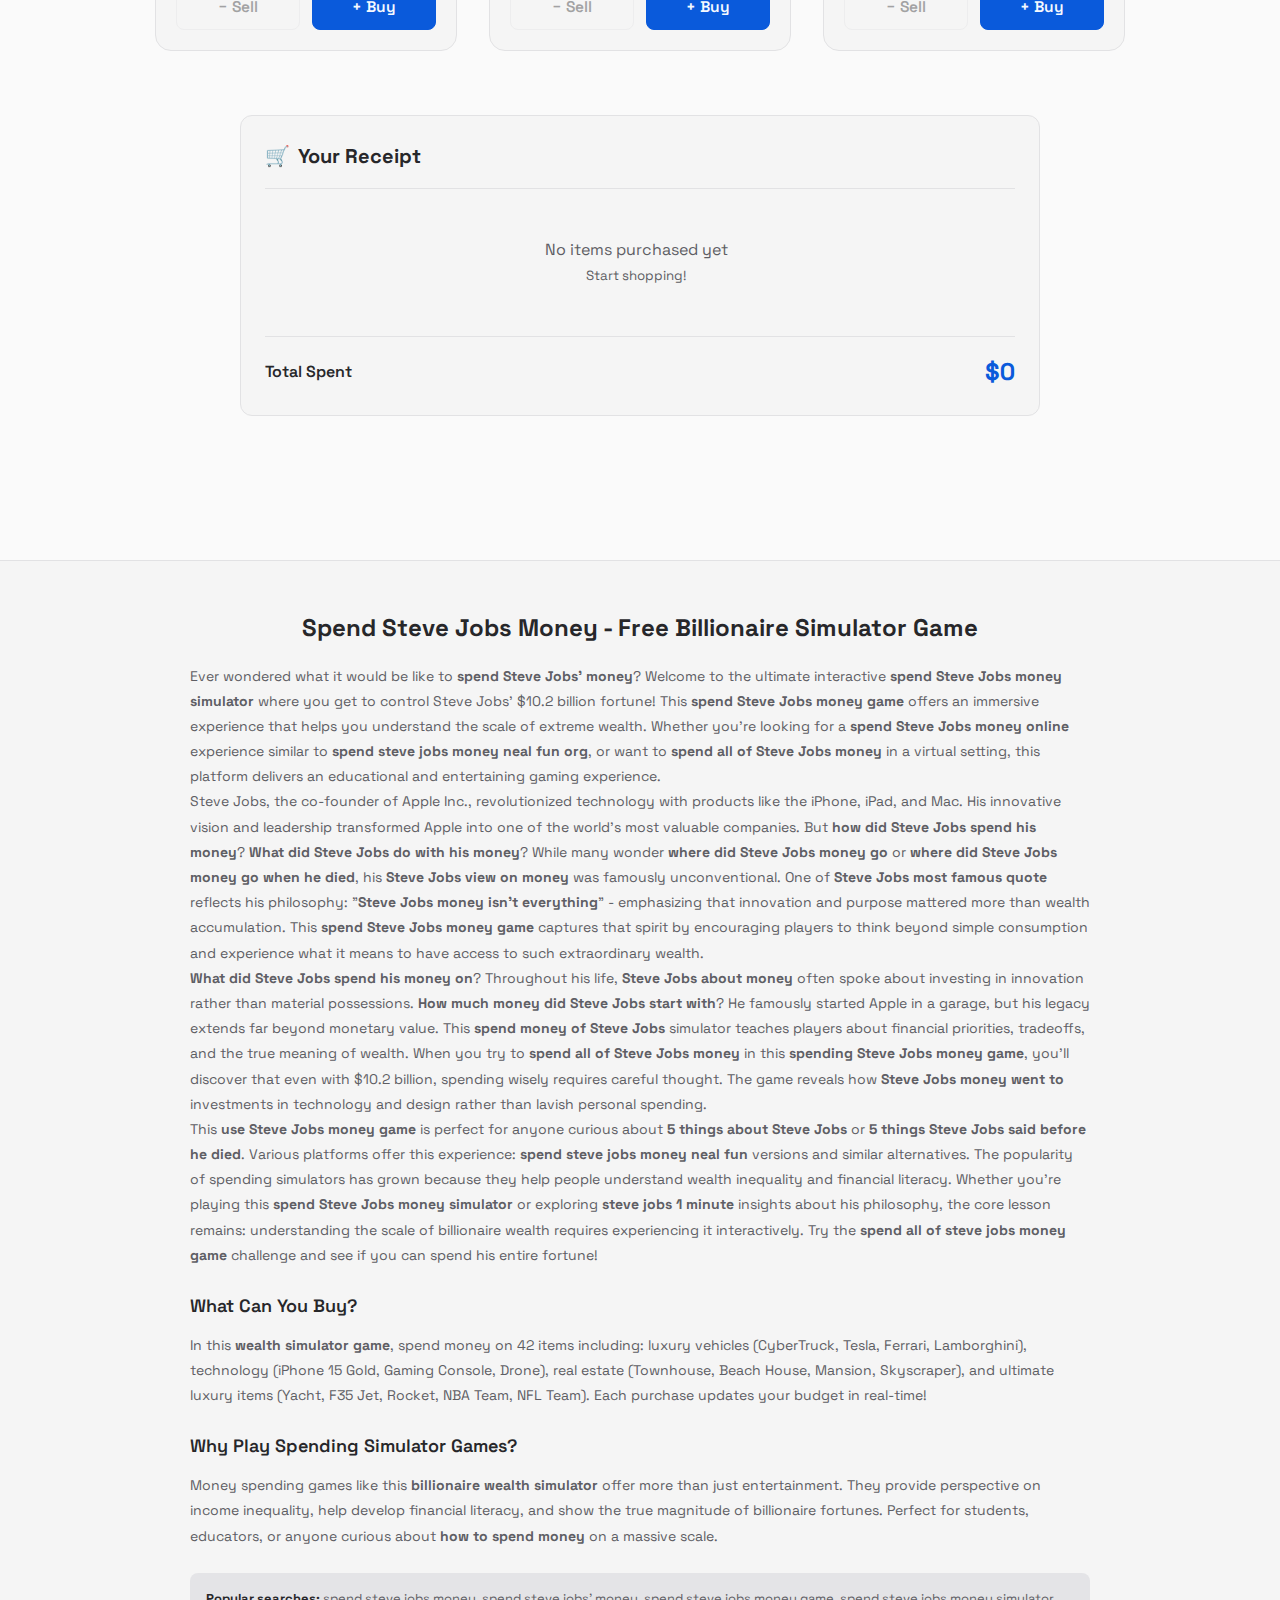
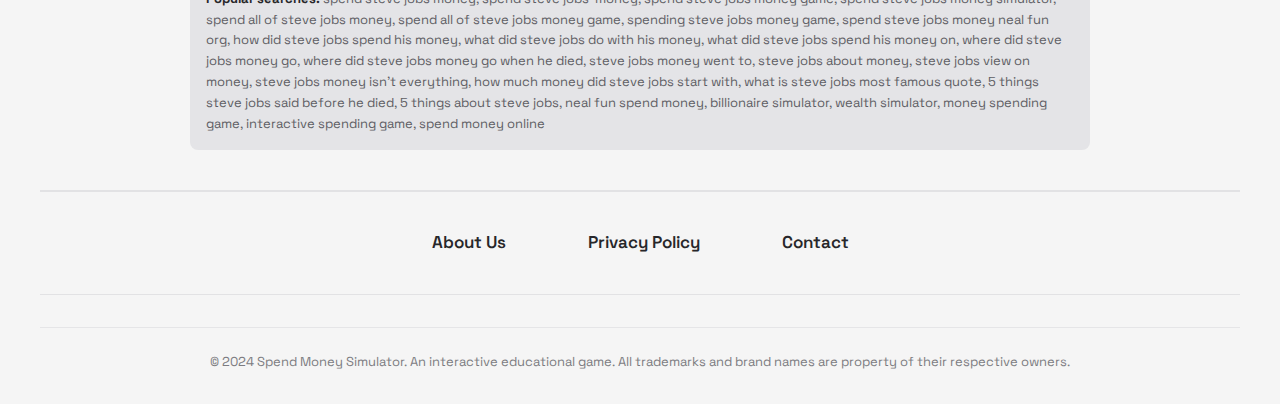
<file: Spend-Steve-Jobs-Money/index.html>
<!doctype html>
<html lang="en">
    <head>
        <meta charset="UTF-8" />
        <meta name="viewport" content="width=device-width, initial-scale=1.0" />

        <!-- SEO Meta Tags -->
        <title>
            Spend Steve Jobs' Money - Free Game & Simulator | Spend All of Steve Jobs Money Online | Neal Fun Alternative
        </title>
        <meta
            name="description"
            content="Experience how to spend Steve Jobs' money in this interactive simulator game. Discover what Steve Jobs spent his money on, explore where Steve Jobs' money went, and learn about Steve Jobs' view on money. Play the ultimate spend Steve Jobs money game - similar to Neal Fun - where you can spend all of Steve Jobs' $10.2 billion fortune on luxury items, technology, real estate, and more. Free online billionaire spending simulator!"
        />
        <meta
            name="keywords"
            content="spend steve jobs money, spend steve jobs' money, spend steve jobs money game, spend steve jobs money simulator, spend all of steve jobs money, spend all of steve jobs money game, spending steve jobs money game, spend money of steve jobs, spend steve jobs money neal fun org, use steve jobs money game, how did steve jobs spend his money, what did steve jobs do with his money, what did steve jobs spend his money on, where did steve jobs money go, where did steve jobs money go when he died, steve jobs money went to, steve jobs about money, steve jobs view on money, steve jobs money isn't everything, how much money did steve jobs start with, what is steve jobs most famous quote, 5 things steve jobs said before he died, 5 things about steve jobs, steve jobs 1 minute, neal fun spend money, billionaire simulator, wealth simulator, money spending game"
        />
        <meta name="author" content="Spending Simulator" />
        <meta name="robots" content="index, follow" />

        <!-- Open Graph Meta Tags for Social Media -->
        <meta
            property="og:title"
            content="Spend Steve Jobs' Money Game - Interactive Simulator | Spend All of Steve Jobs Money Online"
        />
        <meta
            property="og:description"
            content="Discover how to spend Steve Jobs' money in this free online simulator game. Learn what Steve Jobs spent his money on and experience spending his $10.2 billion fortune. Play the ultimate spend Steve Jobs money simulator - similar to Neal Fun - and see if you can spend all of Steve Jobs' money!"
        />
        <meta property="og:type" content="website" />
        <meta property="og:url" content="https://spendbillgatesmoney.online/Spend-Steve-Jobs-Money/" />
        <meta property="og:image" content="https://spendbillgatesmoney.online/Spend-Steve-Jobs-Money/images/cybertruck.png" />
        <meta property="og:image:width" content="1200" />
        <meta property="og:image:height" content="630" />
        <meta property="og:locale" content="en_US" />
        <meta property="og:site_name" content="Spend Steve Jobs Money Simulator" />

        <!-- Twitter Card Meta Tags -->
        <meta name="twitter:card" content="summary_large_image" />
        <meta
            name="twitter:title"
            content="Spend Steve Jobs' Money - Free Game & Simulator | Neal Fun Alternative"
        />
        <meta
            name="twitter:description"
            content="Play the ultimate spend Steve Jobs money game! Discover what Steve Jobs spent his money on and experience spending his $10.2 billion fortune. Try to spend all of Steve Jobs' money in this interactive simulator →"
        />
        <meta name="twitter:image" content="https://spendbillgatesmoney.online/Spend-Steve-Jobs-Money/images/cybertruck.png" />

        <!-- Favicon -->
        <link rel="icon" type="image/svg+xml" href="../favicon.svg" />
        <link rel="icon" type="image/png" href="../favicon.svg" />
        <link rel="apple-touch-icon" href="../favicon.svg" />

        <!-- Canonical URL -->
        <link rel="canonical" href="https://spendbillgatesmoney.online/Spend-Steve-Jobs-Money/" />
        
        <!-- Theme Color -->
        <meta name="theme-color" content="#2563eb" />
        <meta name="msapplication-TileColor" content="#2563eb" />
        
        <!-- Additional SEO Meta Tags -->
        <meta name="language" content="English" />
        <meta name="revisit-after" content="7 days" />
        <meta name="rating" content="general" />
        <meta name="distribution" content="global" />

        <!-- Google Fonts -->
        <link rel="preconnect" href="https://fonts.googleapis.com" />
        <link rel="preconnect" href="https://fonts.gstatic.com" crossorigin />
        <link
            href="https://fonts.googleapis.com/css2?family=Space+Grotesk:wght@400;500;600;700&display=swap"
            rel="stylesheet"
        />

        <!-- Stylesheet -->
        <link rel="stylesheet" href="styles.css" />
    </head>
    <body>
        <!-- Header Section -->
        <header class="header">
            <nav
                class="nav-container"
                role="navigation"
                aria-label="Main navigation"
            >
                <div class="header-logo">
                    <span class="logo-icon">💰</span>
                    <span class="logo-text">Spend Money</span>
                </div>
                <button
                    class="mobile-menu-toggle"
                    id="mobileMenuToggle"
                    aria-label="Toggle mobile menu"
                    aria-expanded="false"
                >
                    <span></span>
                    <span></span>
                    <span></span>
                </button>
                <div class="nav-menu-wrapper">
                    <div class="nav-menu" id="navMenu">
                        <a href="../index.html" class="nav-link">Spend Bill Gates Money</a>
                        <a href="index.html" class="nav-link">Spend Steve Jobs Money</a>
                        <a href="../Spend-Mark-Zuckerberg-Money/index.html" class="nav-link">Spend Mark Zuckerberg Money</a>
                    </div>
                    <div class="dropdown-wrapper">
                        <button
                            class="dropdown-toggle"
                            id="dropdownToggle"
                            aria-label="Toggle navigation menu"
                            aria-expanded="false"
                            aria-haspopup="true"
                        >
                            <span class="dropdown-text">More Pages</span>
                            <span class="dropdown-icon">▼</span>
                        </button>
                        <div class="dropdown-menu" id="dropdownMenu" role="menu">
                            <!-- Dropdown items will be populated by JavaScript -->
                        </div>
                    </div>
                </div>
                <button
                    class="theme-toggle"
                    id="themeToggle"
                    aria-label="Toggle dark mode"
                >
                    <span class="sun-icon">☀️</span>
                    <span class="moon-icon">🌙</span>
                </button>
            </nav>
        </header>

        <!-- Main Content -->
        <main class="main-content" role="main">
            <!-- Hero Section -->
            <section class="hero-section" aria-labelledby="hero-title">
                <div class="billionaire-avatar">
                    <img
                        src="images/Steve_Jobs.png"
                        alt="Steve Jobs - Spend billionaire money simulator game - Experience spending $10.2 billion fortune online"
                        class="avatar-image"
                        title="Steve Jobs Money Spending Game"
                    />
                </div>
                <h1 id="hero-title" class="hero-title">
                    <span class="sr-only">Spend Money Like a Billionaire - </span>Spend Steve Jobs' Money
                </h1>
                <p class="hero-subtitle">Apple Co-Founder | Technology Visionary | Innovation Pioneer</p>
                <div class="budget-display">
                    <p
                        class="current-budget"
                        id="currentBudget"
                        aria-live="polite"
                        aria-atomic="true"
                    >
                        $10,200,000,000
                    </p>
                    <p class="budget-info">
                        <span id="percentageSpent">0.00</span>% spent
                    </p>
                </div>
            </section>

            <!-- Shopping Grid Section -->
            <section class="shopping-container">
                <div
                    class="items-grid"
                    id="itemsGrid"
                    role="list"
                    aria-label="Available items for purchase"
                >
                    <!-- Items will be dynamically generated here -->
                </div>

                <!-- Receipt Sidebar -->
                <aside
                    class="receipt-sidebar"
                    role="complementary"
                    aria-labelledby="receipt-title"
                >
                    <article class="receipt-card">
                        <header class="receipt-header">
                            <h2 id="receipt-title">
                                <span class="cart-icon">🛒</span>
                                Your Receipt
                            </h2>
                        </header>
                        <div class="receipt-divider"></div>
                        <div class="receipt-content" id="receiptContent">
                            <p class="empty-receipt">
                                No items purchased yet<br /><small
                                    >Start shopping!</small
                                >
                            </p>
                        </div>
                        <div class="receipt-divider"></div>
                        <footer class="receipt-footer">
                            <div class="total-row">
                                <span class="total-label">Total Spent</span>
                                <span class="total-amount" id="totalSpent"
                                    >$0</span
                                >
                            </div>
                        </footer>
                    </article>
                </aside>
            </section>
        </main>

        <!-- Footer Section -->
        <footer class="footer" role="contentinfo">
            <div class="footer-content">
                <h2 class="footer-heading">Spend Steve Jobs Money - Free Billionaire Simulator Game</h2>
                <div class="footer-description">
                    <p>Ever wondered what it would be like to <strong>spend Steve Jobs' money</strong>? Welcome to the ultimate interactive <strong>spend Steve Jobs money simulator</strong> where you get to control Steve Jobs' $10.2 billion fortune! This <strong>spend Steve Jobs money game</strong> offers an immersive experience that helps you understand the scale of extreme wealth. Whether you're looking for a <strong>spend Steve Jobs money online</strong> experience similar to <strong>spend steve jobs money neal fun org</strong>, or want to <strong>spend all of Steve Jobs money</strong> in a virtual setting, this platform delivers an educational and entertaining gaming experience.</p>

                    <p>Steve Jobs, the co-founder of Apple Inc., revolutionized technology with products like the iPhone, iPad, and Mac. His innovative vision and leadership transformed Apple into one of the world's most valuable companies. But <strong>how did Steve Jobs spend his money</strong>? <strong>What did Steve Jobs do with his money</strong>? While many wonder <strong>where did Steve Jobs money go</strong> or <strong>where did Steve Jobs money go when he died</strong>, his <strong>Steve Jobs view on money</strong> was famously unconventional. One of <strong>Steve Jobs most famous quote</strong> reflects his philosophy: "<strong>Steve Jobs money isn't everything</strong>" - emphasizing that innovation and purpose mattered more than wealth accumulation. This <strong>spend Steve Jobs money game</strong> captures that spirit by encouraging players to think beyond simple consumption and experience what it means to have access to such extraordinary wealth.</p>
                    
                    <p><strong>What did Steve Jobs spend his money on</strong>? Throughout his life, <strong>Steve Jobs about money</strong> often spoke about investing in innovation rather than material possessions. <strong>How much money did Steve Jobs start with</strong>? He famously started Apple in a garage, but his legacy extends far beyond monetary value. This <strong>spend money of Steve Jobs</strong> simulator teaches players about financial priorities, tradeoffs, and the true meaning of wealth. When you try to <strong>spend all of Steve Jobs money</strong> in this <strong>spending Steve Jobs money game</strong>, you'll discover that even with $10.2 billion, spending wisely requires careful thought. The game reveals how <strong>Steve Jobs money went to</strong> investments in technology and design rather than lavish personal spending.</p>

                    <p>This <strong>use Steve Jobs money game</strong> is perfect for anyone curious about <strong>5 things about Steve Jobs</strong> or <strong>5 things Steve Jobs said before he died</strong>. Various platforms offer this experience: <strong>spend steve jobs money neal fun</strong> versions and similar alternatives. The popularity of spending simulators has grown because they help people understand wealth inequality and financial literacy. Whether you're playing this <strong>spend Steve Jobs money simulator</strong> or exploring <strong>steve jobs 1 minute</strong> insights about his philosophy, the core lesson remains: understanding the scale of billionaire wealth requires experiencing it interactively. Try the <strong>spend all of steve jobs money game</strong> challenge and see if you can spend his entire fortune!</p>
                </div>
                <div class="footer-features">
                    <h3 class="footer-subheading">What Can You Buy?</h3>
                    <p>In this <strong>wealth simulator game</strong>, spend money on 42 items including: luxury vehicles (CyberTruck, Tesla, Ferrari, Lamborghini), technology (iPhone 15 Gold, Gaming Console, Drone), real estate (Townhouse, Beach House, Mansion, Skyscraper), and ultimate luxury items (Yacht, F35 Jet, Rocket, NBA Team, NFL Team). Each purchase updates your budget in real-time!</p>
                </div>
                <div class="footer-features">
                    <h3 class="footer-subheading">Why Play Spending Simulator Games?</h3>
                    <p>Money spending games like this <strong>billionaire wealth simulator</strong> offer more than just entertainment. They provide perspective on income inequality, help develop financial literacy, and show the true magnitude of billionaire fortunes. Perfect for students, educators, or anyone curious about <strong>how to spend money</strong> on a massive scale.</p>
                </div>
                <p class="footer-keywords">
                    <strong>Popular searches:</strong> spend steve jobs money, spend steve jobs' money, spend steve jobs money game, spend steve jobs money simulator, 
                    spend all of steve jobs money, spend all of steve jobs money game, spending steve jobs money game, spend steve jobs money neal fun org, 
                    how did steve jobs spend his money, what did steve jobs do with his money, what did steve jobs spend his money on, 
                    where did steve jobs money go, where did steve jobs money go when he died, steve jobs money went to, steve jobs about money, 
                    steve jobs view on money, steve jobs money isn't everything, how much money did steve jobs start with, 
                    what is steve jobs most famous quote, 5 things steve jobs said before he died, 5 things about steve jobs, 
                    neal fun spend money, billionaire simulator, wealth simulator, money spending game, interactive spending game, spend money online
                </p>
                
                <!-- Footer Navigation Links -->
                <nav class="footer-links" aria-label="Footer navigation">
                    <a href="../about-us.html">About Us</a>
                    <a href="../privacy-policy.html">Privacy Policy</a>
                    <a href="../contact.html">Contact</a>
                </nav>
                
                <p class="footer-copyright">
                    &copy; 2024 Spend Money Simulator. An interactive educational game. 
                    All trademarks and brand names are property of their respective owners.
                </p>
            </div>
        </footer>

        <!-- JavaScript -->
        <script src="script.js"></script>
    </body>
</html>
</file>
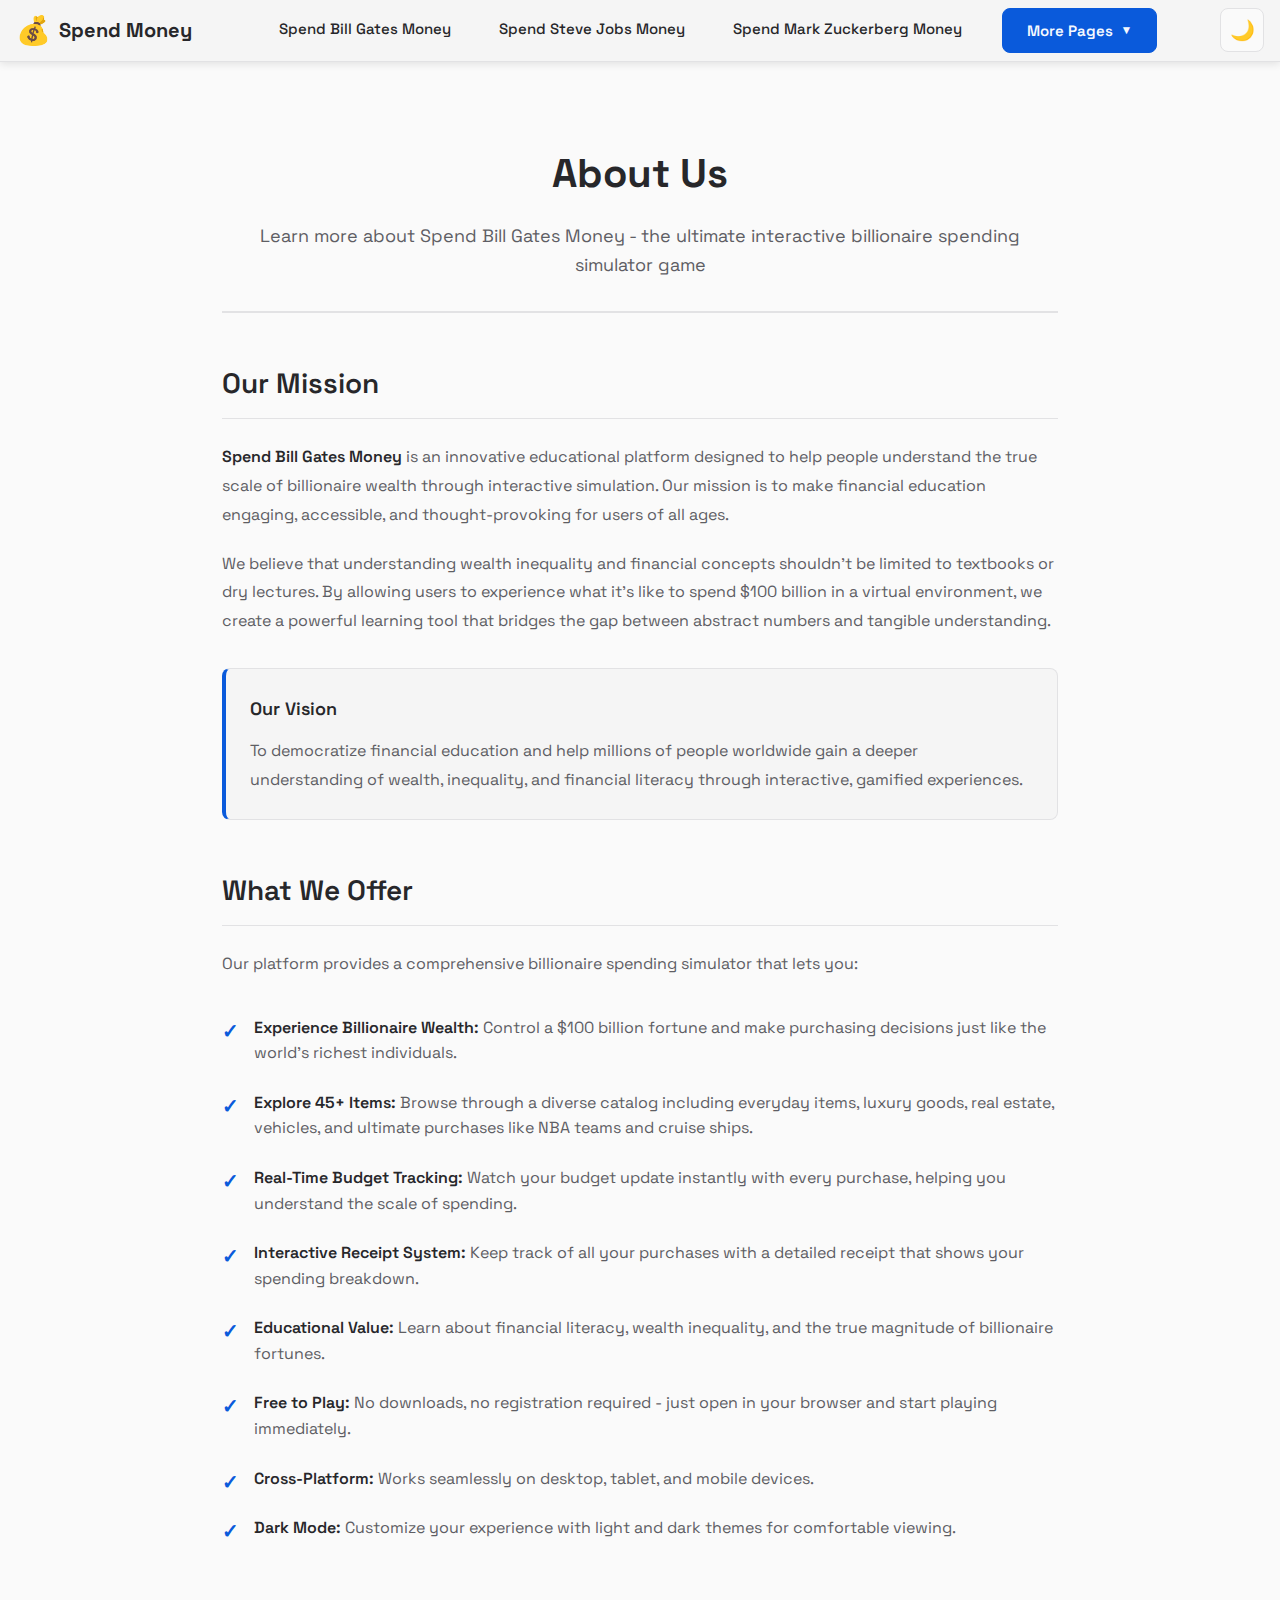
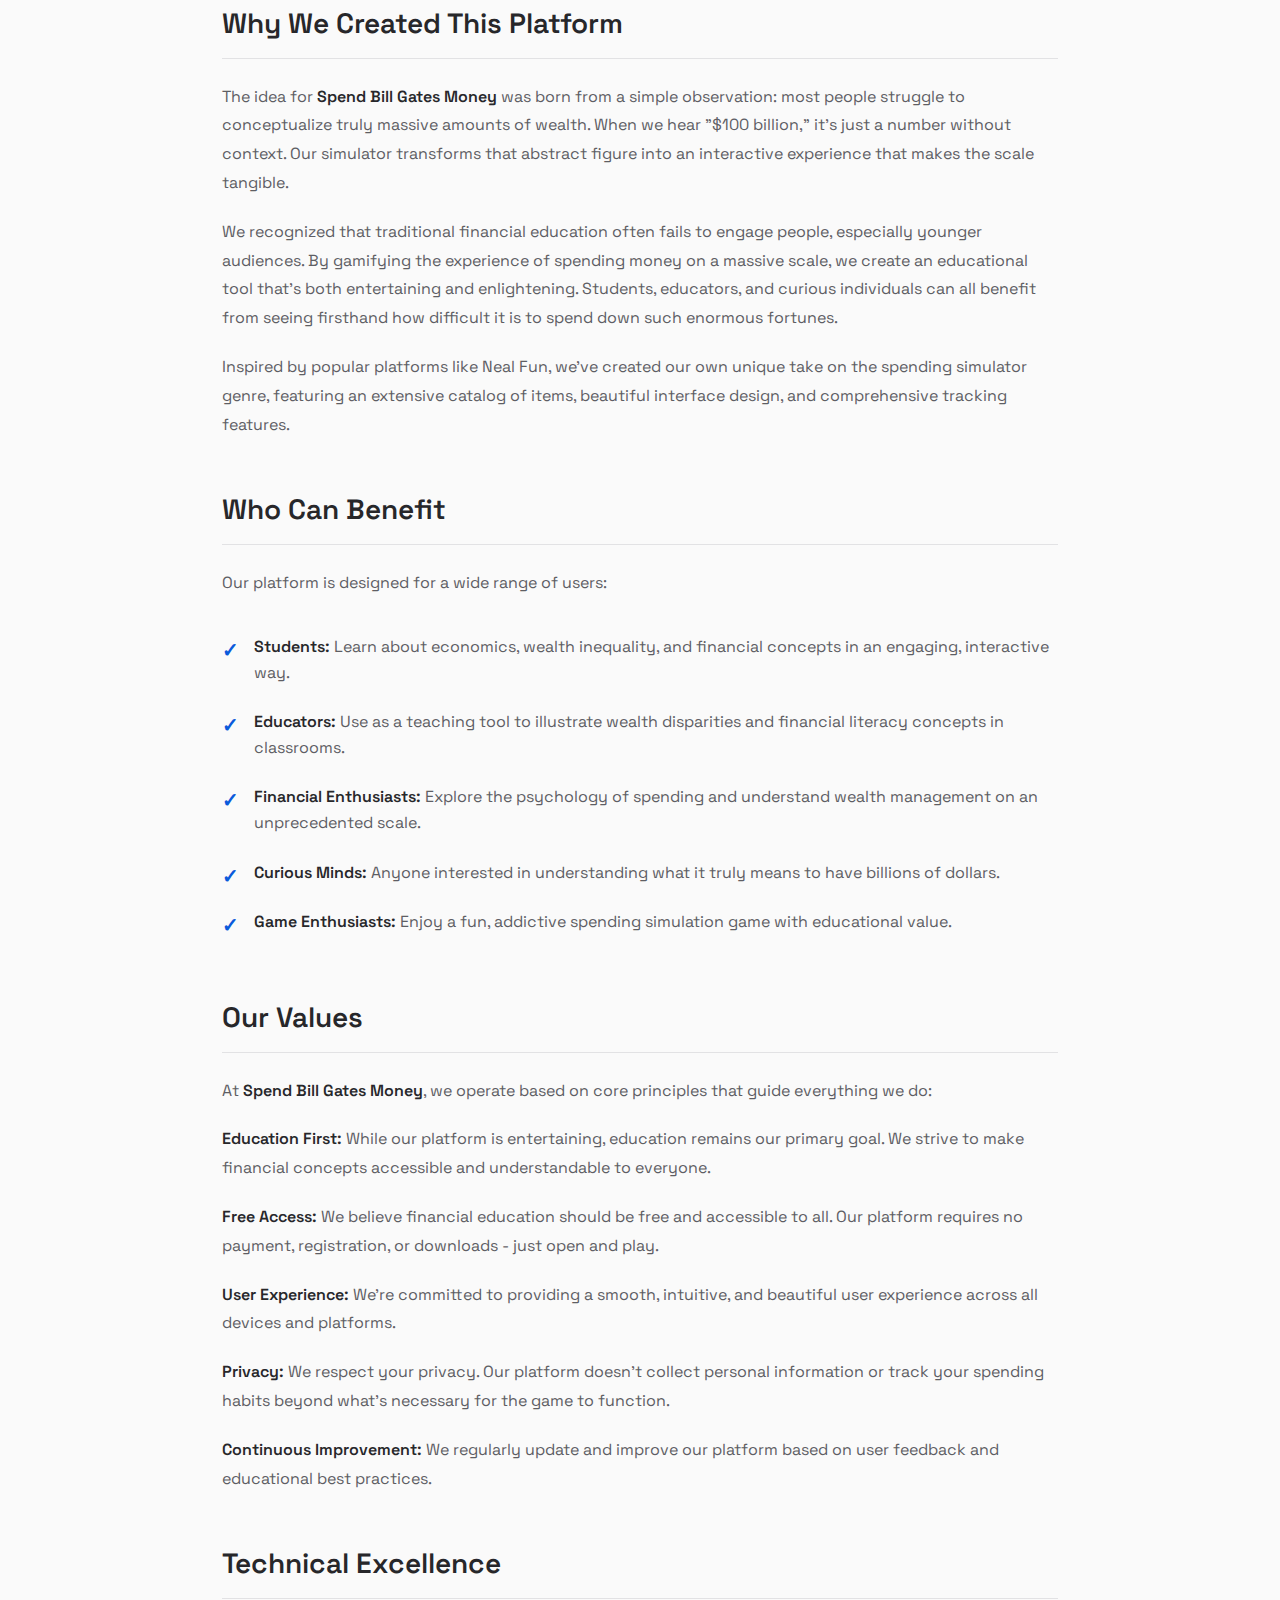
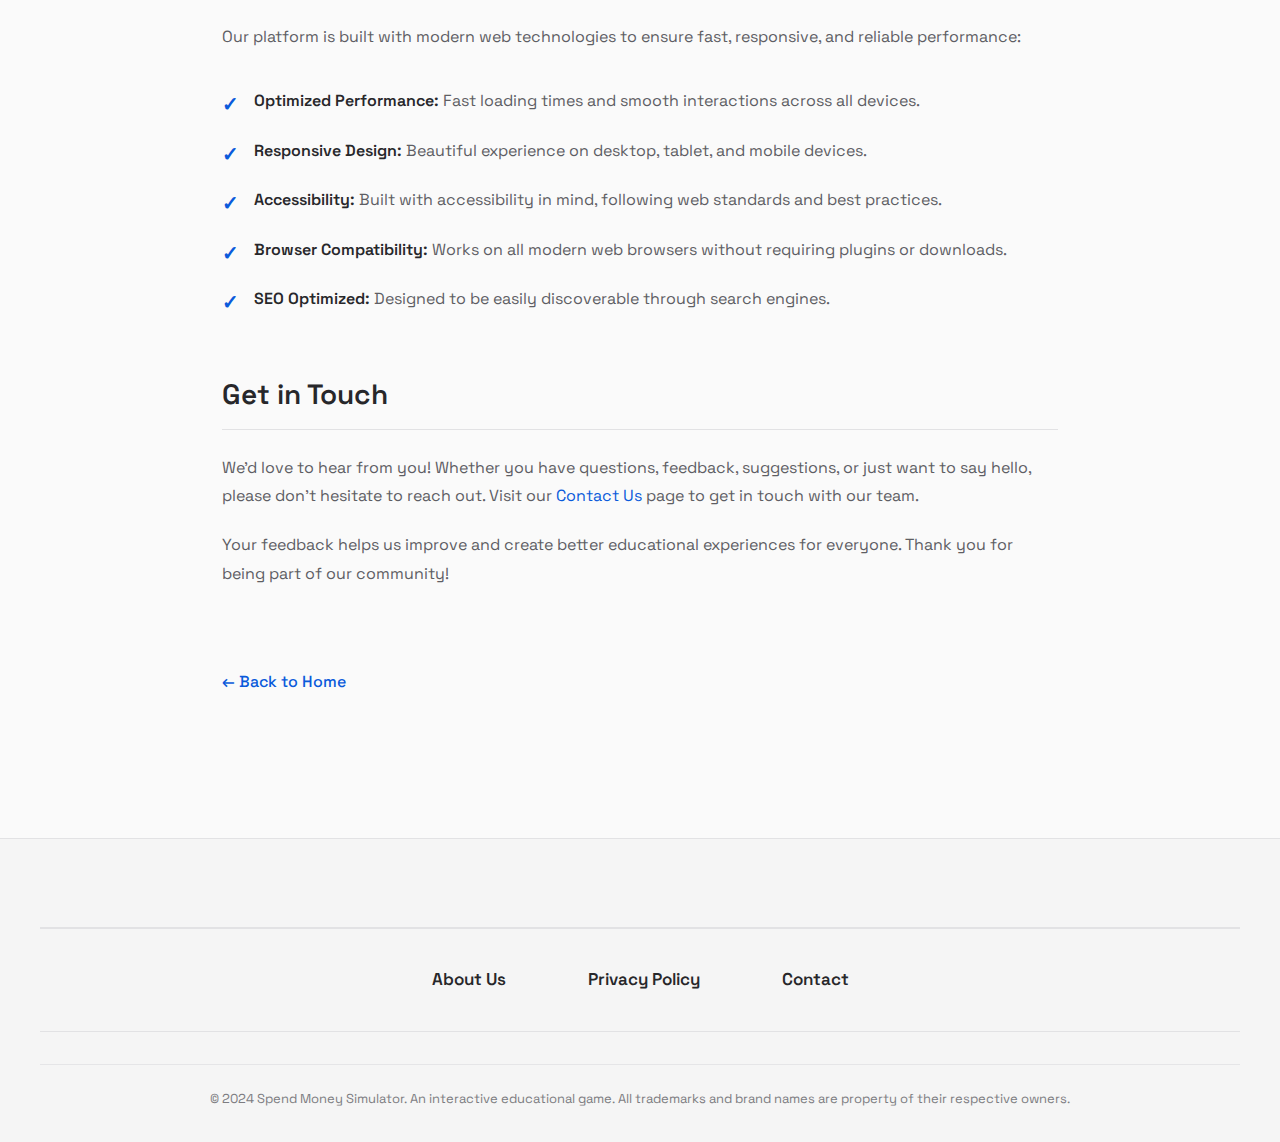
<file: about-us.html>
<!doctype html>
<html lang="en">
    <head>
        <meta charset="UTF-8" />
        <meta name="viewport" content="width=device-width, initial-scale=1.0" />

        <!-- SEO Meta Tags -->
        <title>About Us - Spend Bill Gates Money | Billionaire Spending Simulator</title>
        <meta
            name="description"
            content="Learn about Spend Bill Gates Money - an interactive educational billionaire spending simulator game. Experience what it's like to spend $100 billion online."
        />
        <meta
            name="keywords"
            content="about us, spend bill gates money, billionaire simulator, spending game, educational game"
        />
        <meta name="author" content="Spending Simulator" />
        <meta name="robots" content="index, follow" />

        <!-- Open Graph Meta Tags -->
        <meta property="og:title" content="About Us - Spend Bill Gates Money Simulator" />
        <meta property="og:description" content="Learn about our interactive billionaire spending simulator game." />
        <meta property="og:type" content="website" />
        <meta property="og:url" content="https://spendbillgatesmoney.online/about-us.html" />

        <!-- Canonical URL -->
        <link rel="canonical" href="https://spendbillgatesmoney.online/about-us.html" />
        
        <!-- Favicon -->
        <link rel="icon" type="image/svg+xml" href="/favicon.svg" />
        <link rel="icon" type="image/png" href="/favicon.svg" />
        <link rel="apple-touch-icon" href="/favicon.svg" />

        <!-- Google Fonts -->
        <link rel="preconnect" href="https://fonts.googleapis.com" />
        <link rel="preconnect" href="https://fonts.gstatic.com" crossorigin />
        <link
            href="https://fonts.googleapis.com/css2?family=Space+Grotesk:wght@400;500;600;700&display=swap"
            rel="stylesheet"
        />

        <!-- Stylesheet -->
        <link rel="stylesheet" href="styles.css" />
        
        <!-- Page Specific Styles -->
        <style>
            .page-container {
                max-width: 900px;
                margin: 2rem auto;
                padding: 2rem;
            }
            
            .page-header {
                text-align: center;
                margin-bottom: 3rem;
                padding-bottom: 2rem;
                border-bottom: 2px solid var(--border);
            }
            
            .page-title {
                font-size: 2.5rem;
                font-weight: 700;
                color: var(--foreground);
                margin-bottom: 1rem;
            }
            
            .page-subtitle {
                font-size: 1.125rem;
                color: var(--muted-foreground);
                line-height: 1.6;
            }
            
            .content-section {
                margin-bottom: 3rem;
            }
            
            .section-title {
                font-size: 1.75rem;
                font-weight: 600;
                color: var(--foreground);
                margin-bottom: 1.5rem;
                padding-bottom: 0.75rem;
                border-bottom: 1px solid var(--border);
            }
            
            .section-content {
                line-height: 1.8;
                color: var(--muted-foreground);
                font-size: 1rem;
                margin-bottom: 1.5rem;
            }
            
            .section-content p {
                margin-bottom: 1.25rem;
            }
            
            .section-content strong {
                color: var(--foreground);
                font-weight: 600;
            }
            
            .feature-list {
                list-style: none;
                padding: 0;
                margin: 1.5rem 0;
            }
            
            .feature-list li {
                padding: 0.75rem 0;
                padding-left: 2rem;
                position: relative;
                color: var(--muted-foreground);
                line-height: 1.6;
            }
            
            .feature-list li:before {
                content: "✓";
                position: absolute;
                left: 0;
                color: var(--primary);
                font-weight: bold;
                font-size: 1.25rem;
            }
            
            .highlight-box {
                background-color: var(--card);
                border: 1px solid var(--border);
                border-left: 4px solid var(--primary);
                border-radius: 0.5rem;
                padding: 1.5rem;
                margin: 2rem 0;
            }
            
            .highlight-box strong {
                display: block;
                color: var(--foreground);
                font-size: 1.125rem;
                margin-bottom: 0.75rem;
            }
            
            .back-link {
                display: inline-flex;
                align-items: center;
                gap: 0.5rem;
                color: var(--primary);
                text-decoration: none;
                font-weight: 500;
                margin-top: 2rem;
                transition: all 0.2s ease;
            }
            
            .back-link:hover {
                color: var(--primary);
                text-decoration: underline;
            }
            
            @media (max-width: 768px) {
                .page-container {
                    padding: 1rem;
                    margin: 1rem auto;
                }
                
                .page-title {
                    font-size: 1.75rem;
                }
                
                .section-title {
                    font-size: 1.5rem;
                }
                
                .section-content {
                    font-size: 0.938rem;
                }
            }
        </style>
    </head>
    <body>
        <!-- Header Section -->
        <header class="header">
            <nav
                class="nav-container"
                role="navigation"
                aria-label="Main navigation"
            >
                <div class="header-logo">
                    <span class="logo-icon">💰</span>
                    <span class="logo-text">Spend Money</span>
                </div>
                <button
                    class="mobile-menu-toggle"
                    id="mobileMenuToggle"
                    aria-label="Toggle mobile menu"
                    aria-expanded="false"
                >
                    <span></span>
                    <span></span>
                    <span></span>
                </button>
                <div class="nav-menu-wrapper">
                    <div class="nav-menu" id="navMenu">
                        <a href="index.html" class="nav-link">Spend Bill Gates Money</a>
                        <a href="Spend Steve Jobs Money/index.html" class="nav-link">Spend Steve Jobs Money</a>
                        <a href="Spend Mark Zuckerberg Money/index.html" class="nav-link">Spend Mark Zuckerberg Money</a>
                    </div>
                    <div class="dropdown-wrapper">
                        <button
                            class="dropdown-toggle"
                            id="dropdownToggle"
                            aria-label="Toggle navigation menu"
                            aria-expanded="false"
                            aria-haspopup="true"
                        >
                            <span class="dropdown-text">More Pages</span>
                            <span class="dropdown-icon">▼</span>
                        </button>
                        <div class="dropdown-menu" id="dropdownMenu" role="menu">
                            <!-- Dropdown items will be populated by JavaScript -->
                        </div>
                    </div>
                </div>
                <button
                    class="theme-toggle"
                    id="themeToggle"
                    aria-label="Toggle dark mode"
                >
                    <span class="sun-icon">☀️</span>
                    <span class="moon-icon">🌙</span>
                </button>
            </nav>
        </header>

        <!-- Main Content -->
        <main class="main-content" role="main">
            <div class="page-container">
                <div class="page-header">
                    <h1 class="page-title">About Us</h1>
                    <p class="page-subtitle">
                        Learn more about Spend Bill Gates Money - the ultimate interactive billionaire spending simulator game
                    </p>
                </div>

                <section class="content-section">
                    <h2 class="section-title">Our Mission</h2>
                    <div class="section-content">
                        <p>
                            <strong>Spend Bill Gates Money</strong> is an innovative educational platform designed to help people understand the true scale of billionaire wealth through interactive simulation. Our mission is to make financial education engaging, accessible, and thought-provoking for users of all ages.
                        </p>
                        <p>
                            We believe that understanding wealth inequality and financial concepts shouldn't be limited to textbooks or dry lectures. By allowing users to experience what it's like to spend $100 billion in a virtual environment, we create a powerful learning tool that bridges the gap between abstract numbers and tangible understanding.
                        </p>
                        <div class="highlight-box">
                            <strong>Our Vision</strong>
                            To democratize financial education and help millions of people worldwide gain a deeper understanding of wealth, inequality, and financial literacy through interactive, gamified experiences.
                        </div>
                    </div>
                </section>

                <section class="content-section">
                    <h2 class="section-title">What We Offer</h2>
                    <div class="section-content">
                        <p>
                            Our platform provides a comprehensive billionaire spending simulator that lets you:
                        </p>
                        <ul class="feature-list">
                            <li><strong>Experience Billionaire Wealth:</strong> Control a $100 billion fortune and make purchasing decisions just like the world's richest individuals.</li>
                            <li><strong>Explore 45+ Items:</strong> Browse through a diverse catalog including everyday items, luxury goods, real estate, vehicles, and ultimate purchases like NBA teams and cruise ships.</li>
                            <li><strong>Real-Time Budget Tracking:</strong> Watch your budget update instantly with every purchase, helping you understand the scale of spending.</li>
                            <li><strong>Interactive Receipt System:</strong> Keep track of all your purchases with a detailed receipt that shows your spending breakdown.</li>
                            <li><strong>Educational Value:</strong> Learn about financial literacy, wealth inequality, and the true magnitude of billionaire fortunes.</li>
                            <li><strong>Free to Play:</strong> No downloads, no registration required - just open in your browser and start playing immediately.</li>
                            <li><strong>Cross-Platform:</strong> Works seamlessly on desktop, tablet, and mobile devices.</li>
                            <li><strong>Dark Mode:</strong> Customize your experience with light and dark themes for comfortable viewing.</li>
                        </ul>
                    </div>
                </section>

                <section class="content-section">
                    <h2 class="section-title">Why We Created This Platform</h2>
                    <div class="section-content">
                        <p>
                            The idea for <strong>Spend Bill Gates Money</strong> was born from a simple observation: most people struggle to conceptualize truly massive amounts of wealth. When we hear "$100 billion," it's just a number without context. Our simulator transforms that abstract figure into an interactive experience that makes the scale tangible.
                        </p>
                        <p>
                            We recognized that traditional financial education often fails to engage people, especially younger audiences. By gamifying the experience of spending money on a massive scale, we create an educational tool that's both entertaining and enlightening. Students, educators, and curious individuals can all benefit from seeing firsthand how difficult it is to spend down such enormous fortunes.
                        </p>
                        <p>
                            Inspired by popular platforms like Neal Fun, we've created our own unique take on the spending simulator genre, featuring an extensive catalog of items, beautiful interface design, and comprehensive tracking features.
                        </p>
                    </div>
                </section>

                <section class="content-section">
                    <h2 class="section-title">Who Can Benefit</h2>
                    <div class="section-content">
                        <p>
                            Our platform is designed for a wide range of users:
                        </p>
                        <ul class="feature-list">
                            <li><strong>Students:</strong> Learn about economics, wealth inequality, and financial concepts in an engaging, interactive way.</li>
                            <li><strong>Educators:</strong> Use as a teaching tool to illustrate wealth disparities and financial literacy concepts in classrooms.</li>
                            <li><strong>Financial Enthusiasts:</strong> Explore the psychology of spending and understand wealth management on an unprecedented scale.</li>
                            <li><strong>Curious Minds:</strong> Anyone interested in understanding what it truly means to have billions of dollars.</li>
                            <li><strong>Game Enthusiasts:</strong> Enjoy a fun, addictive spending simulation game with educational value.</li>
                        </ul>
                    </div>
                </section>

                <section class="content-section">
                    <h2 class="section-title">Our Values</h2>
                    <div class="section-content">
                        <p>
                            At <strong>Spend Bill Gates Money</strong>, we operate based on core principles that guide everything we do:
                        </p>
                        <p>
                            <strong>Education First:</strong> While our platform is entertaining, education remains our primary goal. We strive to make financial concepts accessible and understandable to everyone.
                        </p>
                        <p>
                            <strong>Free Access:</strong> We believe financial education should be free and accessible to all. Our platform requires no payment, registration, or downloads - just open and play.
                        </p>
                        <p>
                            <strong>User Experience:</strong> We're committed to providing a smooth, intuitive, and beautiful user experience across all devices and platforms.
                        </p>
                        <p>
                            <strong>Privacy:</strong> We respect your privacy. Our platform doesn't collect personal information or track your spending habits beyond what's necessary for the game to function.
                        </p>
                        <p>
                            <strong>Continuous Improvement:</strong> We regularly update and improve our platform based on user feedback and educational best practices.
                        </p>
                    </div>
                </section>

                <section class="content-section">
                    <h2 class="section-title">Technical Excellence</h2>
                    <div class="section-content">
                        <p>
                            Our platform is built with modern web technologies to ensure fast, responsive, and reliable performance:
                        </p>
                        <ul class="feature-list">
                            <li><strong>Optimized Performance:</strong> Fast loading times and smooth interactions across all devices.</li>
                            <li><strong>Responsive Design:</strong> Beautiful experience on desktop, tablet, and mobile devices.</li>
                            <li><strong>Accessibility:</strong> Built with accessibility in mind, following web standards and best practices.</li>
                            <li><strong>Browser Compatibility:</strong> Works on all modern web browsers without requiring plugins or downloads.</li>
                            <li><strong>SEO Optimized:</strong> Designed to be easily discoverable through search engines.</li>
                        </ul>
                    </div>
                </section>

                <section class="content-section">
                    <h2 class="section-title">Get in Touch</h2>
                    <div class="section-content">
                        <p>
                            We'd love to hear from you! Whether you have questions, feedback, suggestions, or just want to say hello, please don't hesitate to reach out. Visit our <a href="contact.html" style="color: var(--primary); text-decoration: none;">Contact Us</a> page to get in touch with our team.
                        </p>
                        <p>
                            Your feedback helps us improve and create better educational experiences for everyone. Thank you for being part of our community!
                        </p>
                    </div>
                </section>

                <a href="index.html" class="back-link">← Back to Home</a>
            </div>
        </main>

        <!-- Footer Section -->
        <footer class="footer" role="contentinfo">
            <div class="footer-content">
                <div class="footer-links">
                    <a href="about-us.html">About Us</a>
                    <a href="privacy-policy.html">Privacy Policy</a>
                    <a href="contact.html">Contact</a>
                </div>
                <p class="footer-copyright">
                    &copy; 2024 Spend Money Simulator. An interactive educational game. 
                    All trademarks and brand names are property of their respective owners.
                </p>
            </div>
        </footer>

        <!-- JavaScript -->
        <script src="script.js"></script>
    </body>
</html>
</file>
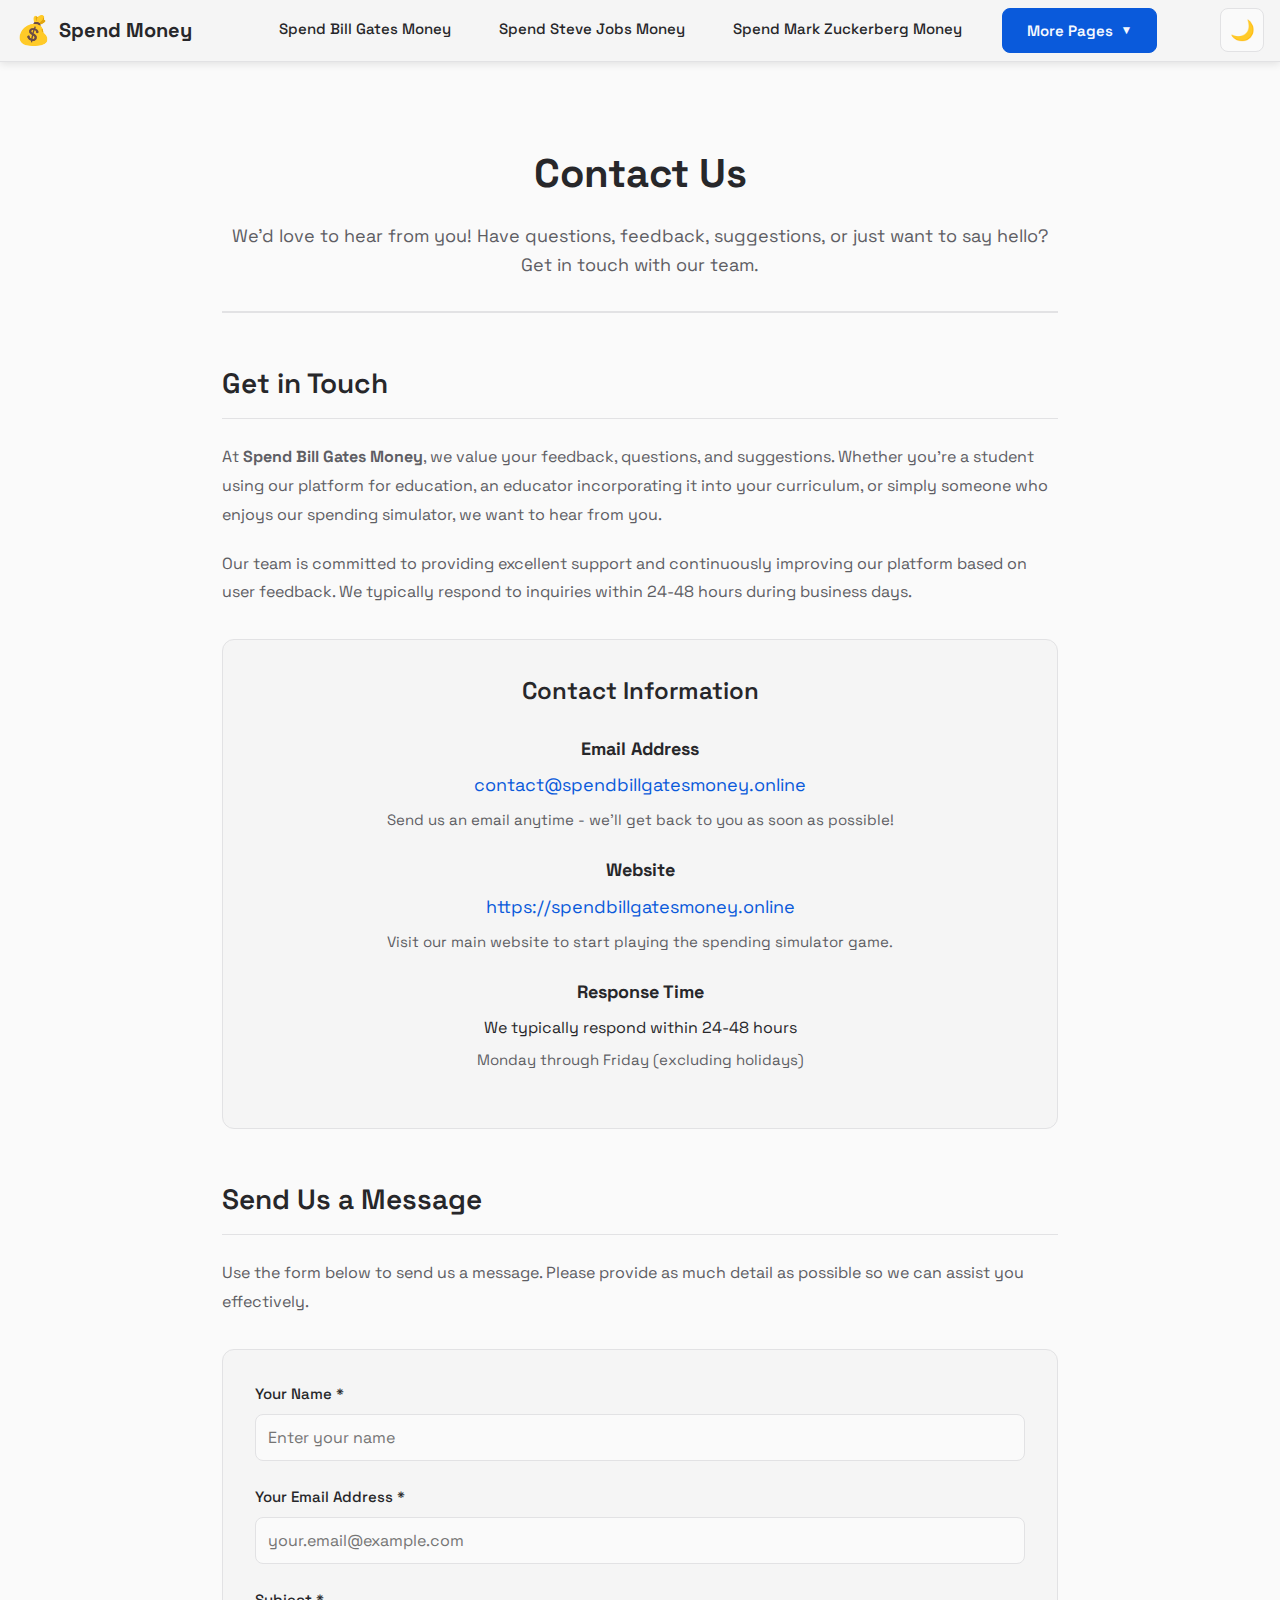
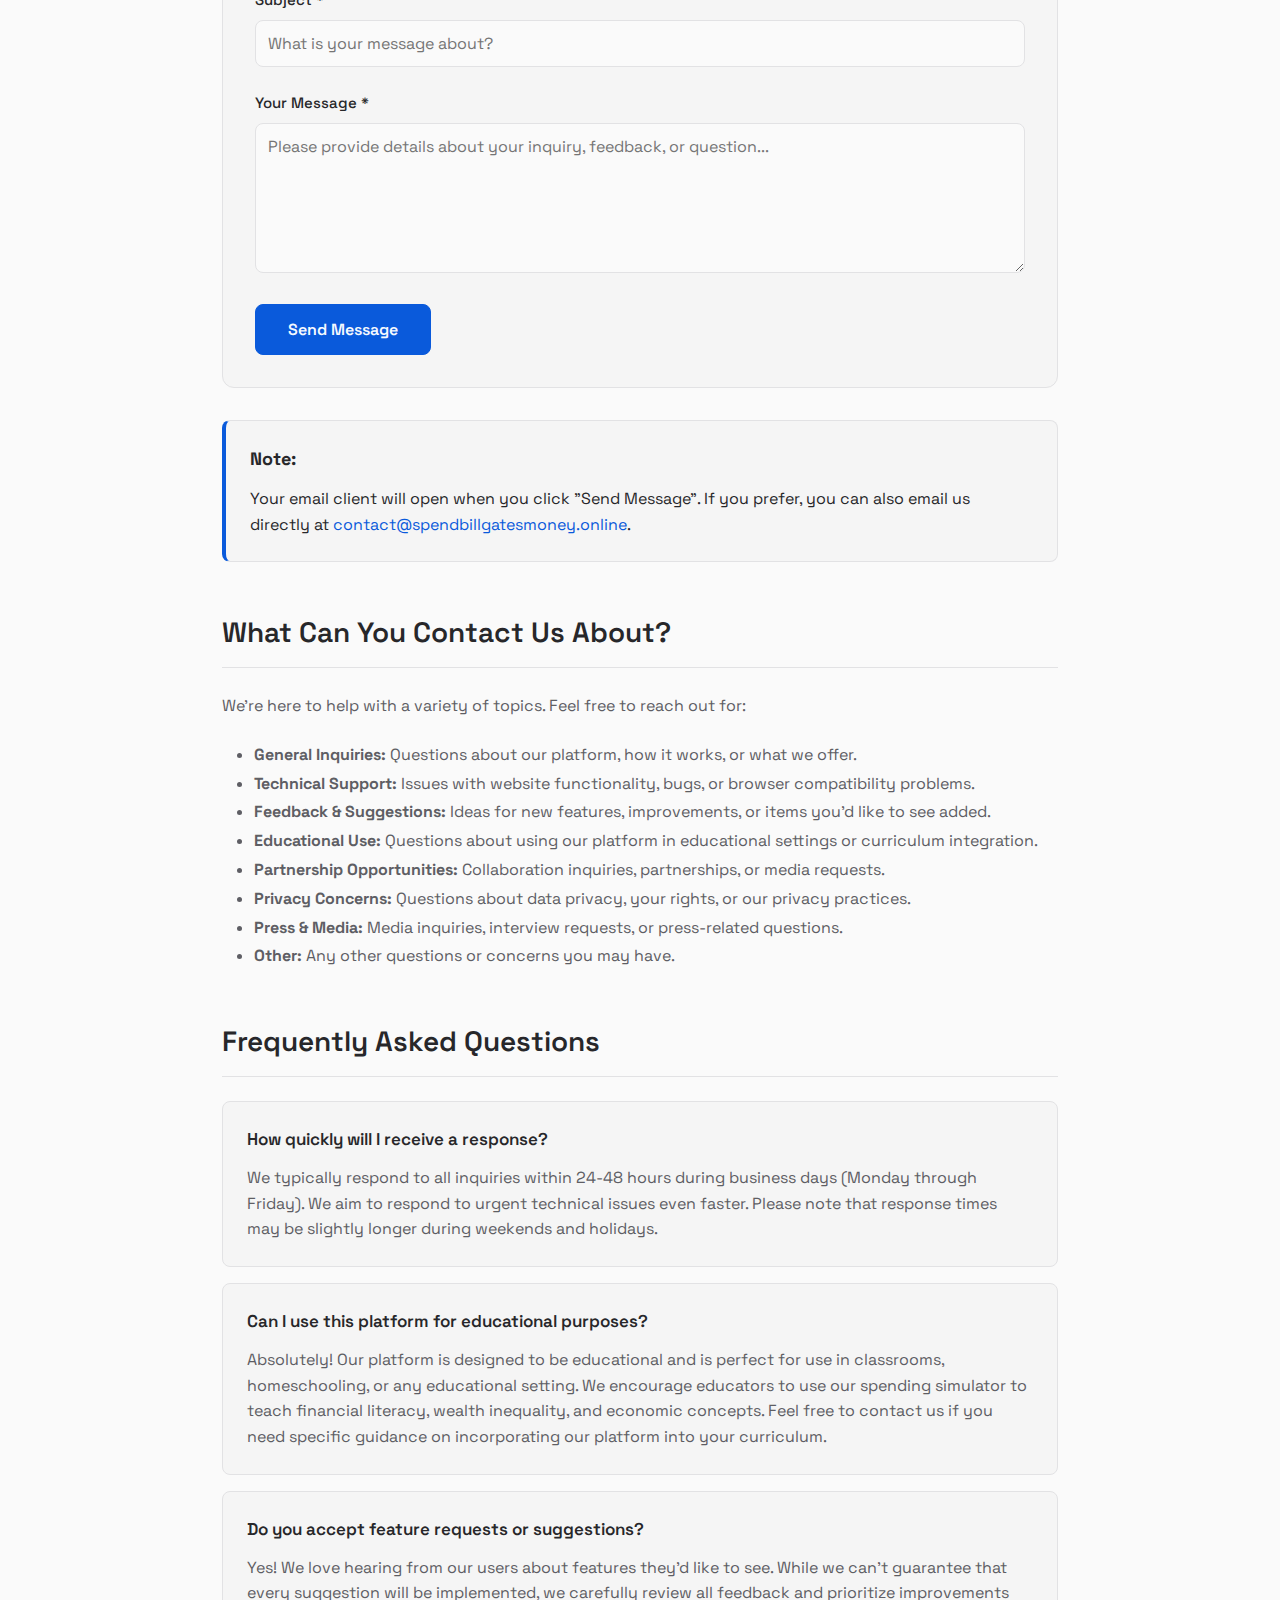
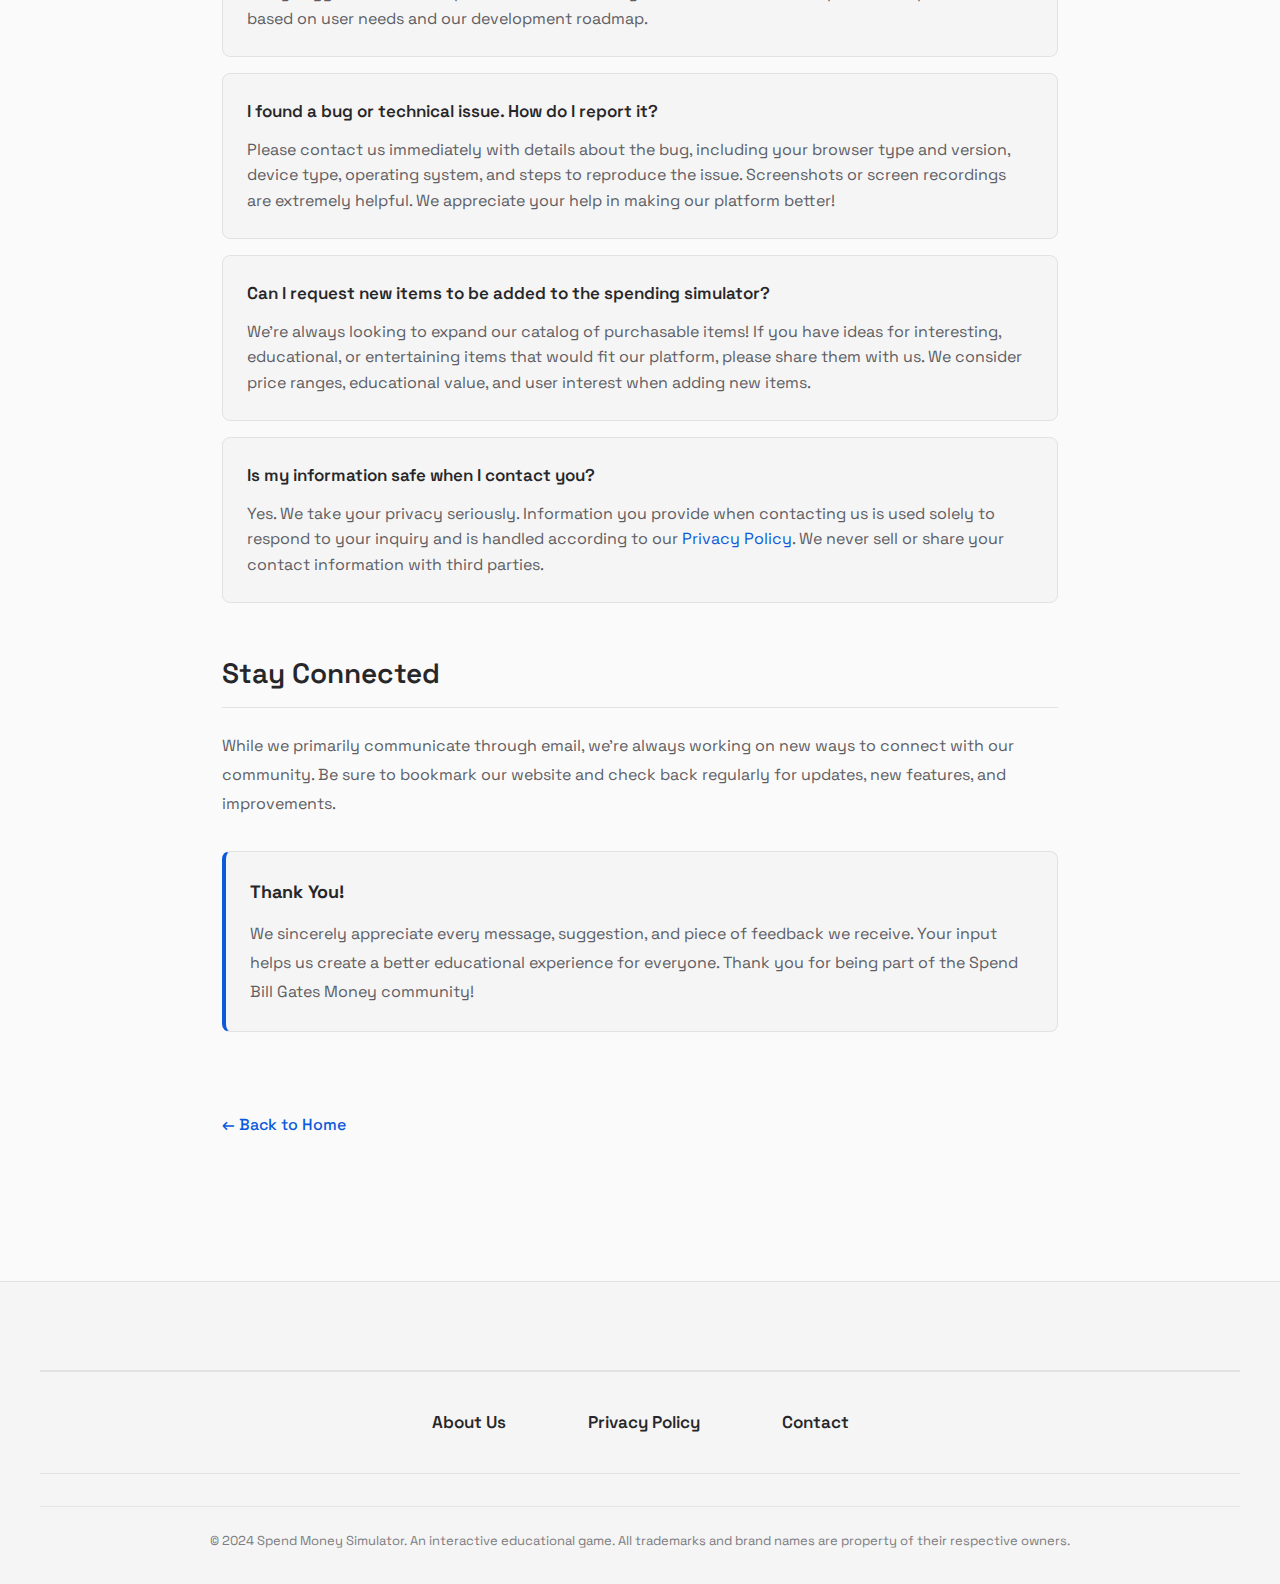
<file: contact.html>
<!doctype html>
<html lang="en">
    <head>
        <meta charset="UTF-8" />
        <meta name="viewport" content="width=device-width, initial-scale=1.0" />

        <!-- SEO Meta Tags -->
        <title>Contact Us - Spend Bill Gates Money | Get in Touch</title>
        <meta
            name="description"
            content="Contact the Spend Bill Gates Money team. Have questions, feedback, or suggestions? We'd love to hear from you!"
        />
        <meta
            name="keywords"
            content="contact, contact us, support, help, spend bill gates money, feedback"
        />
        <meta name="author" content="Spending Simulator" />
        <meta name="robots" content="index, follow" />

        <!-- Open Graph Meta Tags -->
        <meta property="og:title" content="Contact Us - Spend Bill Gates Money" />
        <meta property="og:description" content="Get in touch with our team. We'd love to hear from you!" />
        <meta property="og:type" content="website" />
        <meta property="og:url" content="https://spendbillgatesmoney.online/contact.html" />

        <!-- Canonical URL -->
        <link rel="canonical" href="https://spendbillgatesmoney.online/contact.html" />
        
        <!-- Favicon -->
        <link rel="icon" type="image/svg+xml" href="/favicon.svg" />
        <link rel="icon" type="image/png" href="/favicon.svg" />
        <link rel="apple-touch-icon" href="/favicon.svg" />

        <!-- Google Fonts -->
        <link rel="preconnect" href="https://fonts.googleapis.com" />
        <link rel="preconnect" href="https://fonts.gstatic.com" crossorigin />
        <link
            href="https://fonts.googleapis.com/css2?family=Space+Grotesk:wght@400;500;600;700&display=swap"
            rel="stylesheet"
        />

        <!-- Stylesheet -->
        <link rel="stylesheet" href="styles.css" />
        
        <!-- Page Specific Styles -->
        <style>
            .page-container {
                max-width: 900px;
                margin: 2rem auto;
                padding: 2rem;
            }
            
            .page-header {
                text-align: center;
                margin-bottom: 3rem;
                padding-bottom: 2rem;
                border-bottom: 2px solid var(--border);
            }
            
            .page-title {
                font-size: 2.5rem;
                font-weight: 700;
                color: var(--foreground);
                margin-bottom: 1rem;
            }
            
            .page-subtitle {
                font-size: 1.125rem;
                color: var(--muted-foreground);
                line-height: 1.6;
            }
            
            .content-section {
                margin-bottom: 3rem;
            }
            
            .section-title {
                font-size: 1.75rem;
                font-weight: 600;
                color: var(--foreground);
                margin-bottom: 1.5rem;
                padding-bottom: 0.75rem;
                border-bottom: 1px solid var(--border);
            }
            
            .section-content {
                line-height: 1.8;
                color: var(--muted-foreground);
                font-size: 1rem;
                margin-bottom: 1.5rem;
            }
            
            .section-content p {
                margin-bottom: 1.25rem;
            }
            
            .contact-info-box {
                background-color: var(--card);
                border: 1px solid var(--border);
                border-radius: 0.75rem;
                padding: 2rem;
                margin: 2rem 0;
                text-align: center;
            }
            
            .contact-info-box h3 {
                font-size: 1.5rem;
                font-weight: 600;
                color: var(--foreground);
                margin-bottom: 1.5rem;
            }
            
            .contact-item {
                margin: 1.5rem 0;
            }
            
            .contact-item strong {
                display: block;
                color: var(--foreground);
                font-size: 1.125rem;
                margin-bottom: 0.5rem;
            }
            
            .contact-item a {
                color: var(--primary);
                text-decoration: none;
                font-size: 1.125rem;
                word-break: break-all;
                transition: all 0.2s ease;
            }
            
            .contact-item a:hover {
                text-decoration: underline;
                color: var(--primary);
            }
            
            .contact-item p {
                color: var(--muted-foreground);
                margin: 0.5rem 0 0 0;
                font-size: 0.938rem;
            }
            
            .contact-form {
                background-color: var(--card);
                border: 1px solid var(--border);
                border-radius: 0.75rem;
                padding: 2rem;
                margin: 2rem 0;
            }
            
            .form-group {
                margin-bottom: 1.5rem;
            }
            
            .form-group label {
                display: block;
                color: var(--foreground);
                font-weight: 500;
                margin-bottom: 0.5rem;
                font-size: 0.938rem;
            }
            
            .form-group input,
            .form-group textarea {
                width: 100%;
                padding: 0.75rem;
                border: 1px solid var(--border);
                border-radius: 0.5rem;
                background-color: var(--background);
                color: var(--foreground);
                font-family: var(--font-sans);
                font-size: 1rem;
                transition: all 0.2s ease;
            }
            
            .form-group input:focus,
            .form-group textarea:focus {
                outline: none;
                border-color: var(--primary);
                box-shadow: 0 0 0 3px rgba(37, 99, 235, 0.1);
            }
            
            .form-group textarea {
                min-height: 150px;
                resize: vertical;
            }
            
            .form-submit {
                background-color: var(--primary);
                color: var(--primary-foreground);
                border: 1px solid var(--primary);
                border-radius: 0.5rem;
                padding: 0.875rem 2rem;
                font-size: 1rem;
                font-weight: 600;
                cursor: pointer;
                transition: all 0.2s ease;
                font-family: var(--font-sans);
            }
            
            .form-submit:hover {
                opacity: 0.9;
                transform: translateY(-1px);
            }
            
            .faq-section {
                margin-top: 3rem;
            }
            
            .faq-item {
                background-color: var(--card);
                border: 1px solid var(--border);
                border-radius: 0.5rem;
                padding: 1.5rem;
                margin-bottom: 1rem;
            }
            
            .faq-question {
                font-weight: 600;
                color: var(--foreground);
                font-size: 1.063rem;
                margin-bottom: 0.75rem;
            }
            
            .faq-answer {
                color: var(--muted-foreground);
                line-height: 1.6;
            }
            
            .back-link {
                display: inline-flex;
                align-items: center;
                gap: 0.5rem;
                color: var(--primary);
                text-decoration: none;
                font-weight: 500;
                margin-top: 2rem;
                transition: all 0.2s ease;
            }
            
            .back-link:hover {
                color: var(--primary);
                text-decoration: underline;
            }
            
            .highlight-box {
                background-color: var(--card);
                border: 1px solid var(--border);
                border-left: 4px solid var(--primary);
                border-radius: 0.5rem;
                padding: 1.5rem;
                margin: 2rem 0;
            }
            
            .highlight-box strong {
                display: block;
                color: var(--foreground);
                font-size: 1.125rem;
                margin-bottom: 0.75rem;
            }
            
            @media (max-width: 768px) {
                .page-container {
                    padding: 1rem;
                    margin: 1rem auto;
                }
                
                .page-title {
                    font-size: 1.75rem;
                }
                
                .section-title {
                    font-size: 1.5rem;
                }
                
                .contact-info-box,
                .contact-form {
                    padding: 1.5rem;
                }
            }
        </style>
    </head>
    <body>
        <!-- Header Section -->
        <header class="header">
            <nav
                class="nav-container"
                role="navigation"
                aria-label="Main navigation"
            >
                <div class="header-logo">
                    <span class="logo-icon">💰</span>
                    <span class="logo-text">Spend Money</span>
                </div>
                <button
                    class="mobile-menu-toggle"
                    id="mobileMenuToggle"
                    aria-label="Toggle mobile menu"
                    aria-expanded="false"
                >
                    <span></span>
                    <span></span>
                    <span></span>
                </button>
                <div class="nav-menu-wrapper">
                    <div class="nav-menu" id="navMenu">
                        <a href="index.html" class="nav-link">Spend Bill Gates Money</a>
                        <a href="Spend-Steve-Jobs-Money/index.html" class="nav-link">Spend Steve Jobs Money</a>
                        <a href="Spend-Mark-Zuckerberg-Money/index.html" class="nav-link">Spend Mark Zuckerberg Money</a>
                    </div>
                    <div class="dropdown-wrapper">
                        <button
                            class="dropdown-toggle"
                            id="dropdownToggle"
                            aria-label="Toggle navigation menu"
                            aria-expanded="false"
                            aria-haspopup="true"
                        >
                            <span class="dropdown-text">More Pages</span>
                            <span class="dropdown-icon">▼</span>
                        </button>
                        <div class="dropdown-menu" id="dropdownMenu" role="menu">
                            <!-- Dropdown items will be populated by JavaScript -->
                        </div>
                    </div>
                </div>
                <button
                    class="theme-toggle"
                    id="themeToggle"
                    aria-label="Toggle dark mode"
                >
                    <span class="sun-icon">☀️</span>
                    <span class="moon-icon">🌙</span>
                </button>
            </nav>
        </header>

        <!-- Main Content -->
        <main class="main-content" role="main">
            <div class="page-container">
                <div class="page-header">
                    <h1 class="page-title">Contact Us</h1>
                    <p class="page-subtitle">
                        We'd love to hear from you! Have questions, feedback, suggestions, or just want to say hello? Get in touch with our team.
                    </p>
                </div>

                <section class="content-section">
                    <h2 class="section-title">Get in Touch</h2>
                    <div class="section-content">
                        <p>
                            At <strong>Spend Bill Gates Money</strong>, we value your feedback, questions, and suggestions. Whether you're a student using our platform for education, an educator incorporating it into your curriculum, or simply someone who enjoys our spending simulator, we want to hear from you.
                        </p>
                        <p>
                            Our team is committed to providing excellent support and continuously improving our platform based on user feedback. We typically respond to inquiries within 24-48 hours during business days.
                        </p>
                    </div>

                    <div class="contact-info-box">
                        <h3>Contact Information</h3>
                        
                        <div class="contact-item">
                            <strong>Email Address</strong>
                            <a href="mailto:contact@spendbillgatesmoney.online">contact@spendbillgatesmoney.online</a>
                            <p>Send us an email anytime - we'll get back to you as soon as possible!</p>
                        </div>
                        
                        <div class="contact-item">
                            <strong>Website</strong>
                            <a href="https://spendbillgatesmoney.online" target="_blank" rel="noopener noreferrer">https://spendbillgatesmoney.online</a>
                            <p>Visit our main website to start playing the spending simulator game.</p>
                        </div>
                        
                        <div class="contact-item">
                            <strong>Response Time</strong>
                            <p style="color: var(--foreground); font-size: 1rem; margin-top: 0.25rem;">We typically respond within 24-48 hours</p>
                            <p>Monday through Friday (excluding holidays)</p>
                        </div>
                    </div>
                </section>

                <section class="content-section">
                    <h2 class="section-title">Send Us a Message</h2>
                    <div class="section-content">
                        <p>
                            Use the form below to send us a message. Please provide as much detail as possible so we can assist you effectively.
                        </p>
                    </div>
                    
                    <div class="contact-form">
                        <form action="mailto:contact@spendbillgatesmoney.online" method="post" enctype="text/plain">
                            <div class="form-group">
                                <label for="name">Your Name *</label>
                                <input type="text" id="name" name="name" required placeholder="Enter your name">
                            </div>
                            
                            <div class="form-group">
                                <label for="email">Your Email Address *</label>
                                <input type="email" id="email" name="email" required placeholder="your.email@example.com">
                            </div>
                            
                            <div class="form-group">
                                <label for="subject">Subject *</label>
                                <input type="text" id="subject" name="subject" required placeholder="What is your message about?">
                            </div>
                            
                            <div class="form-group">
                                <label for="message">Your Message *</label>
                                <textarea id="message" name="message" required placeholder="Please provide details about your inquiry, feedback, or question..."></textarea>
                            </div>
                            
                            <button type="submit" class="form-submit">Send Message</button>
                        </form>
                    </div>
                    
                    <div class="highlight-box">
                        <strong>Note:</strong>
                        Your email client will open when you click "Send Message". If you prefer, you can also email us directly at <a href="mailto:contact@spendbillgatesmoney.online" style="color: var(--primary); text-decoration: none;">contact@spendbillgatesmoney.online</a>.
                    </div>
                </section>

                <section class="content-section">
                    <h2 class="section-title">What Can You Contact Us About?</h2>
                    <div class="section-content">
                        <p>
                            We're here to help with a variety of topics. Feel free to reach out for:
                        </p>
                        <ul class="policy-list" style="list-style: disc; padding-left: 2rem;">
                            <li><strong>General Inquiries:</strong> Questions about our platform, how it works, or what we offer.</li>
                            <li><strong>Technical Support:</strong> Issues with website functionality, bugs, or browser compatibility problems.</li>
                            <li><strong>Feedback & Suggestions:</strong> Ideas for new features, improvements, or items you'd like to see added.</li>
                            <li><strong>Educational Use:</strong> Questions about using our platform in educational settings or curriculum integration.</li>
                            <li><strong>Partnership Opportunities:</strong> Collaboration inquiries, partnerships, or media requests.</li>
                            <li><strong>Privacy Concerns:</strong> Questions about data privacy, your rights, or our privacy practices.</li>
                            <li><strong>Press & Media:</strong> Media inquiries, interview requests, or press-related questions.</li>
                            <li><strong>Other:</strong> Any other questions or concerns you may have.</li>
                        </ul>
                    </div>
                </section>

                <section class="content-section faq-section">
                    <h2 class="section-title">Frequently Asked Questions</h2>
                    
                    <div class="faq-item">
                        <div class="faq-question">How quickly will I receive a response?</div>
                        <div class="faq-answer">
                            We typically respond to all inquiries within 24-48 hours during business days (Monday through Friday). We aim to respond to urgent technical issues even faster. Please note that response times may be slightly longer during weekends and holidays.
                        </div>
                    </div>
                    
                    <div class="faq-item">
                        <div class="faq-question">Can I use this platform for educational purposes?</div>
                        <div class="faq-answer">
                            Absolutely! Our platform is designed to be educational and is perfect for use in classrooms, homeschooling, or any educational setting. We encourage educators to use our spending simulator to teach financial literacy, wealth inequality, and economic concepts. Feel free to contact us if you need specific guidance on incorporating our platform into your curriculum.
                        </div>
                    </div>
                    
                    <div class="faq-item">
                        <div class="faq-question">Do you accept feature requests or suggestions?</div>
                        <div class="faq-answer">
                            Yes! We love hearing from our users about features they'd like to see. While we can't guarantee that every suggestion will be implemented, we carefully review all feedback and prioritize improvements based on user needs and our development roadmap.
                        </div>
                    </div>
                    
                    <div class="faq-item">
                        <div class="faq-question">I found a bug or technical issue. How do I report it?</div>
                        <div class="faq-answer">
                            Please contact us immediately with details about the bug, including your browser type and version, device type, operating system, and steps to reproduce the issue. Screenshots or screen recordings are extremely helpful. We appreciate your help in making our platform better!
                        </div>
                    </div>
                    
                    <div class="faq-item">
                        <div class="faq-question">Can I request new items to be added to the spending simulator?</div>
                        <div class="faq-answer">
                            We're always looking to expand our catalog of purchasable items! If you have ideas for interesting, educational, or entertaining items that would fit our platform, please share them with us. We consider price ranges, educational value, and user interest when adding new items.
                        </div>
                    </div>
                    
                    <div class="faq-item">
                        <div class="faq-question">Is my information safe when I contact you?</div>
                        <div class="faq-answer">
                            Yes. We take your privacy seriously. Information you provide when contacting us is used solely to respond to your inquiry and is handled according to our <a href="privacy-policy.html" style="color: var(--primary); text-decoration: none;">Privacy Policy</a>. We never sell or share your contact information with third parties.
                        </div>
                    </div>
                </section>

                <section class="content-section">
                    <h2 class="section-title">Stay Connected</h2>
                    <div class="section-content">
                        <p>
                            While we primarily communicate through email, we're always working on new ways to connect with our community. Be sure to bookmark our website and check back regularly for updates, new features, and improvements.
                        </p>
                        <div class="highlight-box">
                            <strong>Thank You!</strong>
                            We sincerely appreciate every message, suggestion, and piece of feedback we receive. Your input helps us create a better educational experience for everyone. Thank you for being part of the Spend Bill Gates Money community!
                        </div>
                    </div>
                </section>

                <a href="index.html" class="back-link">← Back to Home</a>
            </div>
        </main>

        <!-- Footer Section -->
        <footer class="footer" role="contentinfo">
            <div class="footer-content">
                <div class="footer-links">
                    <a href="about-us.html">About Us</a>
                    <a href="privacy-policy.html">Privacy Policy</a>
                    <a href="contact.html">Contact</a>
                </div>
                <p class="footer-copyright">
                    &copy; 2024 Spend Money Simulator. An interactive educational game. 
                    All trademarks and brand names are property of their respective owners.
                </p>
            </div>
        </footer>

        <!-- JavaScript -->
        <script src="script.js"></script>
    </body>
</html>
</file>
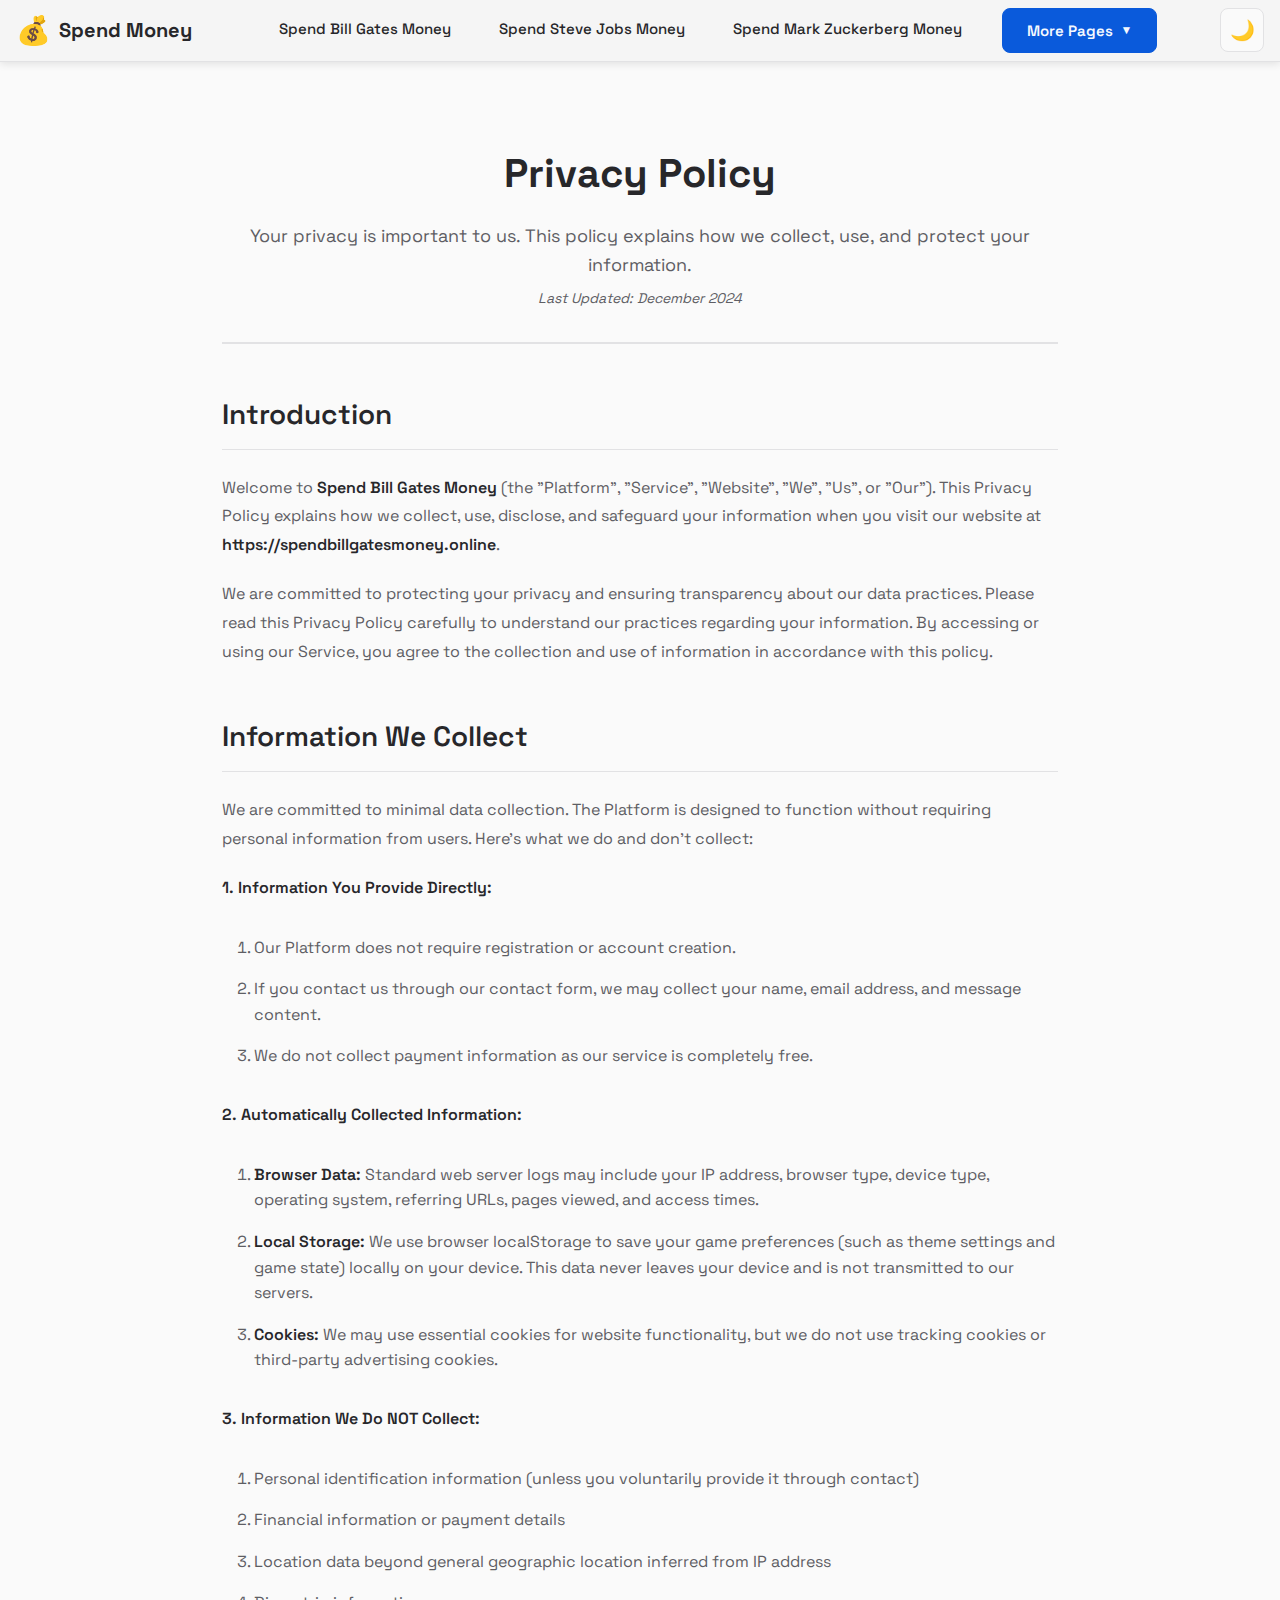
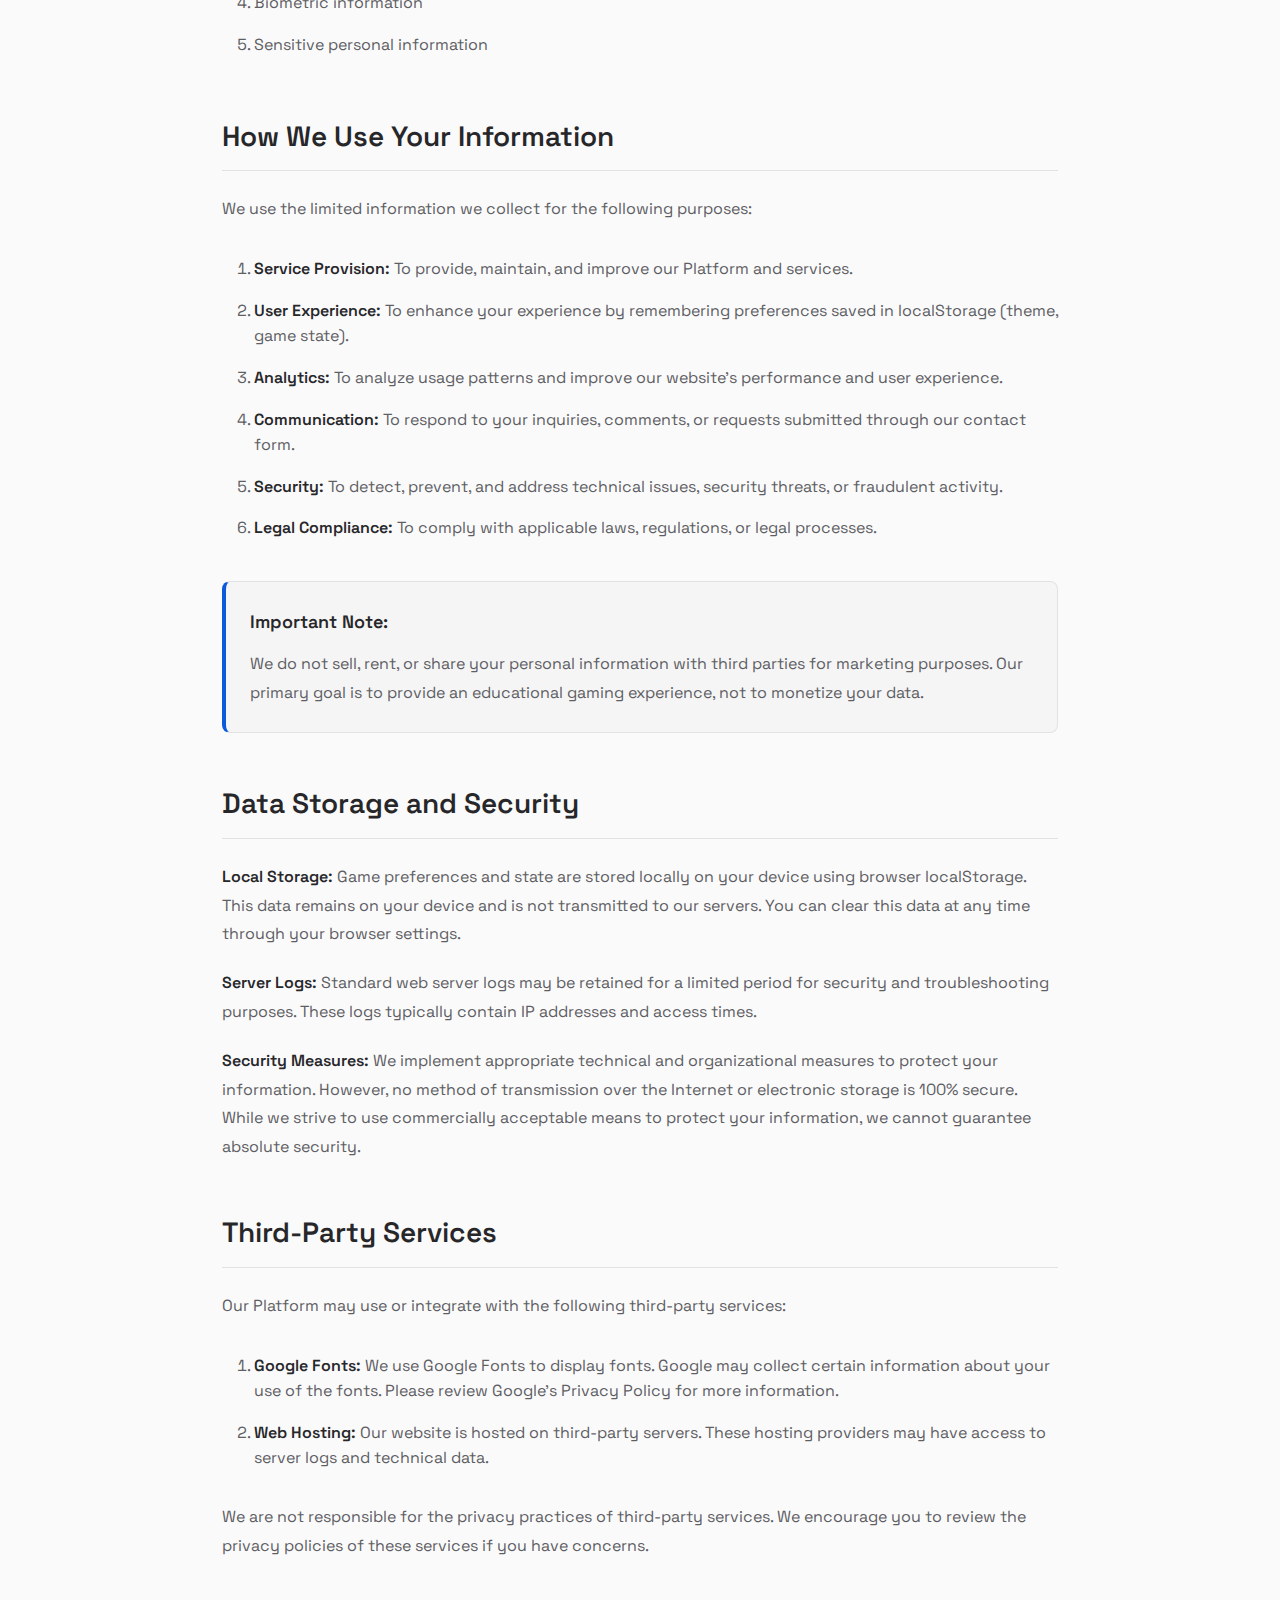
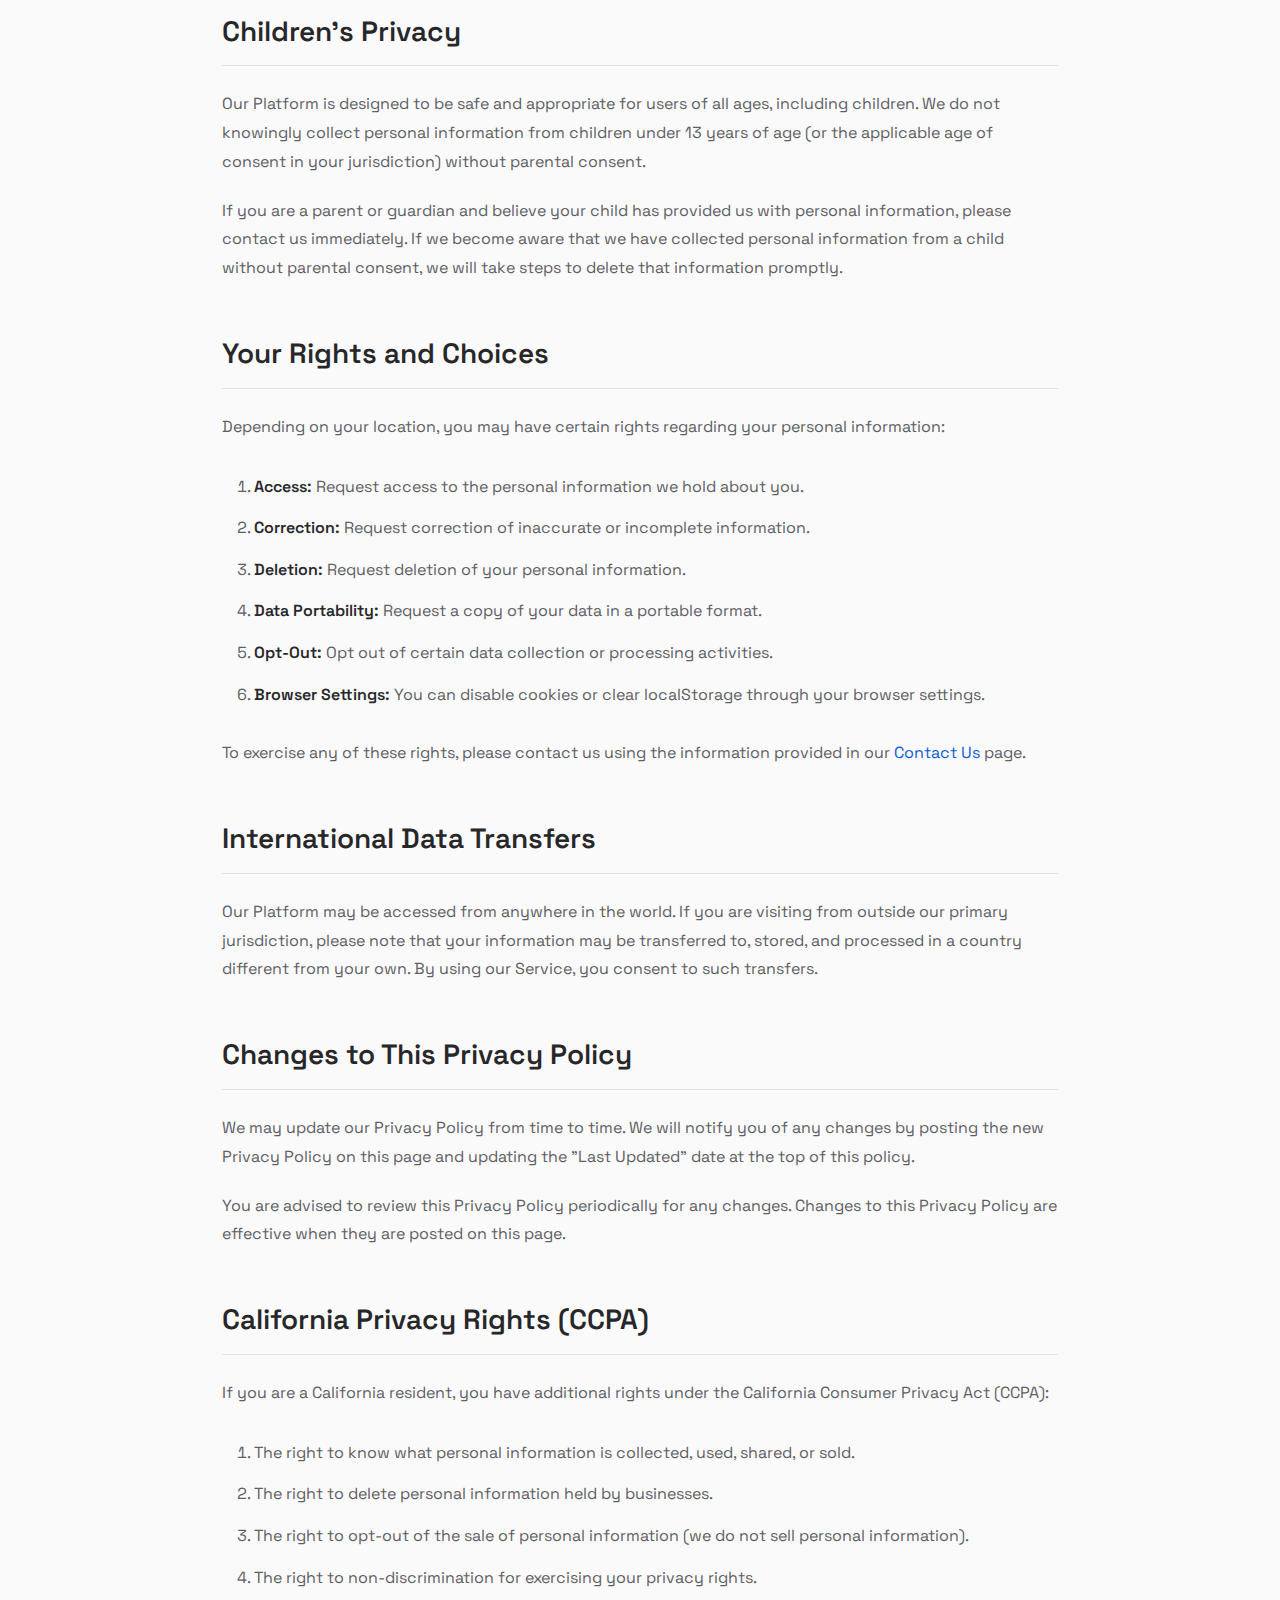
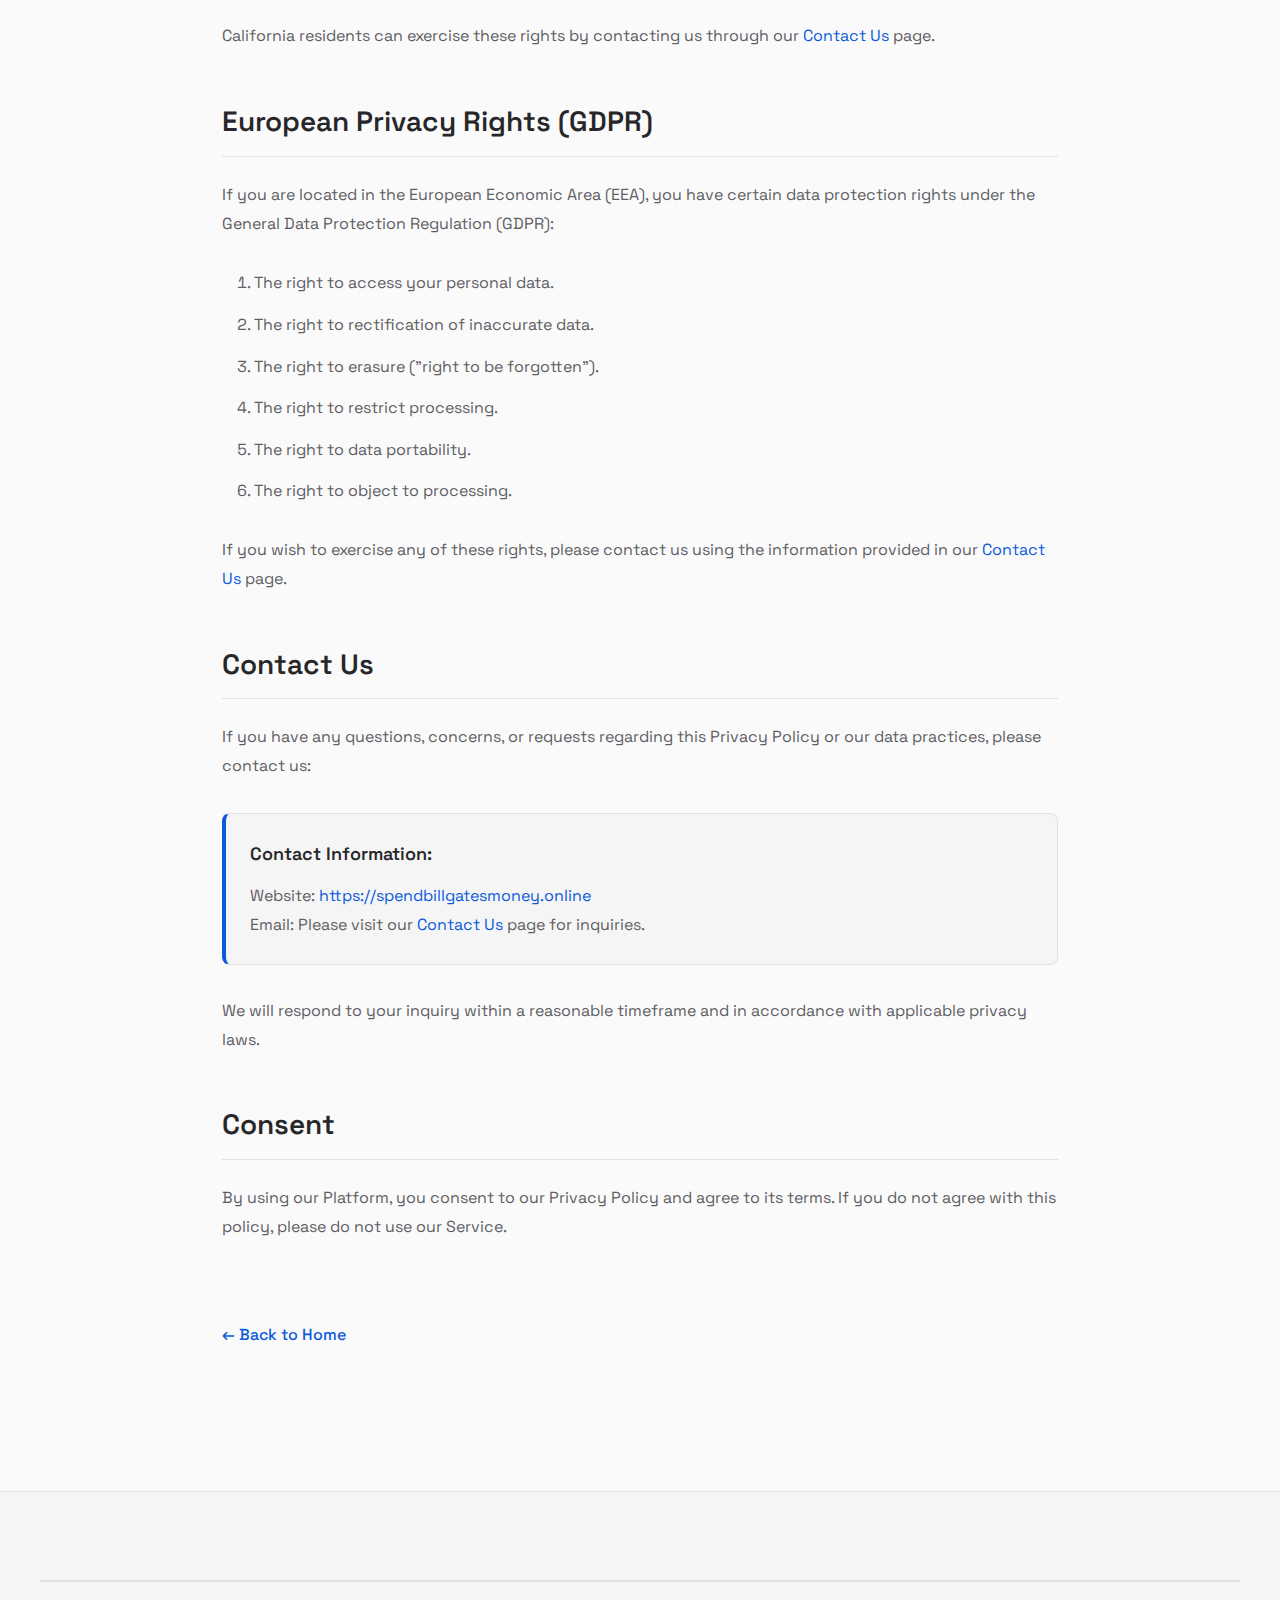
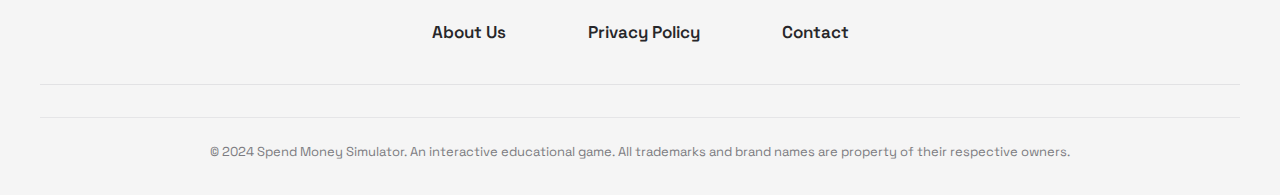
<file: privacy-policy.html>
<!doctype html>
<html lang="en">
    <head>
        <meta charset="UTF-8" />
        <meta name="viewport" content="width=device-width, initial-scale=1.0" />

        <!-- SEO Meta Tags -->
        <title>Privacy Policy - Spend Bill Gates Money | Data Protection & Privacy</title>
        <meta
            name="description"
            content="Read our comprehensive privacy policy for Spend Bill Gates Money. Learn how we protect your data and privacy while using our billionaire spending simulator."
        />
        <meta
            name="keywords"
            content="privacy policy, data protection, spend bill gates money, privacy, terms"
        />
        <meta name="author" content="Spending Simulator" />
        <meta name="robots" content="index, follow" />

        <!-- Open Graph Meta Tags -->
        <meta property="og:title" content="Privacy Policy - Spend Bill Gates Money" />
        <meta property="og:description" content="Our commitment to protecting your privacy and data." />
        <meta property="og:type" content="website" />
        <meta property="og:url" content="https://spendbillgatesmoney.online/privacy-policy.html" />

        <!-- Canonical URL -->
        <link rel="canonical" href="https://spendbillgatesmoney.online/privacy-policy.html" />
        
        <!-- Favicon -->
        <link rel="icon" type="image/svg+xml" href="/favicon.svg" />
        <link rel="icon" type="image/png" href="/favicon.svg" />
        <link rel="apple-touch-icon" href="/favicon.svg" />

        <!-- Google Fonts -->
        <link rel="preconnect" href="https://fonts.googleapis.com" />
        <link rel="preconnect" href="https://fonts.gstatic.com" crossorigin />
        <link
            href="https://fonts.googleapis.com/css2?family=Space+Grotesk:wght@400;500;600;700&display=swap"
            rel="stylesheet"
        />

        <!-- Stylesheet -->
        <link rel="stylesheet" href="styles.css" />
        
        <!-- Page Specific Styles -->
        <style>
            .page-container {
                max-width: 900px;
                margin: 2rem auto;
                padding: 2rem;
            }
            
            .page-header {
                text-align: center;
                margin-bottom: 3rem;
                padding-bottom: 2rem;
                border-bottom: 2px solid var(--border);
            }
            
            .page-title {
                font-size: 2.5rem;
                font-weight: 700;
                color: var(--foreground);
                margin-bottom: 1rem;
            }
            
            .page-subtitle {
                font-size: 1.125rem;
                color: var(--muted-foreground);
                line-height: 1.6;
            }
            
            .last-updated {
                font-size: 0.875rem;
                color: var(--muted-foreground);
                margin-top: 0.5rem;
                font-style: italic;
            }
            
            .content-section {
                margin-bottom: 3rem;
            }
            
            .section-title {
                font-size: 1.75rem;
                font-weight: 600;
                color: var(--foreground);
                margin-bottom: 1.5rem;
                padding-bottom: 0.75rem;
                border-bottom: 1px solid var(--border);
            }
            
            .section-content {
                line-height: 1.8;
                color: var(--muted-foreground);
                font-size: 1rem;
                margin-bottom: 1.5rem;
            }
            
            .section-content p {
                margin-bottom: 1.25rem;
            }
            
            .section-content strong {
                color: var(--foreground);
                font-weight: 600;
            }
            
            .policy-list {
                list-style: decimal;
                padding-left: 2rem;
                margin: 1.5rem 0;
            }
            
            .policy-list li {
                padding: 0.5rem 0;
                color: var(--muted-foreground);
                line-height: 1.6;
            }
            
            .policy-list li strong {
                color: var(--foreground);
            }
            
            .highlight-box {
                background-color: var(--card);
                border: 1px solid var(--border);
                border-left: 4px solid var(--primary);
                border-radius: 0.5rem;
                padding: 1.5rem;
                margin: 2rem 0;
            }
            
            .highlight-box strong {
                display: block;
                color: var(--foreground);
                font-size: 1.125rem;
                margin-bottom: 0.75rem;
            }
            
            .back-link {
                display: inline-flex;
                align-items: center;
                gap: 0.5rem;
                color: var(--primary);
                text-decoration: none;
                font-weight: 500;
                margin-top: 2rem;
                transition: all 0.2s ease;
            }
            
            .back-link:hover {
                color: var(--primary);
                text-decoration: underline;
            }
            
            @media (max-width: 768px) {
                .page-container {
                    padding: 1rem;
                    margin: 1rem auto;
                }
                
                .page-title {
                    font-size: 1.75rem;
                }
                
                .section-title {
                    font-size: 1.5rem;
                }
                
                .section-content {
                    font-size: 0.938rem;
                }
            }
        </style>
    </head>
    <body>
        <!-- Header Section -->
        <header class="header">
            <nav
                class="nav-container"
                role="navigation"
                aria-label="Main navigation"
            >
                <div class="header-logo">
                    <span class="logo-icon">💰</span>
                    <span class="logo-text">Spend Money</span>
                </div>
                <button
                    class="mobile-menu-toggle"
                    id="mobileMenuToggle"
                    aria-label="Toggle mobile menu"
                    aria-expanded="false"
                >
                    <span></span>
                    <span></span>
                    <span></span>
                </button>
                <div class="nav-menu-wrapper">
                    <div class="nav-menu" id="navMenu">
                        <a href="index.html" class="nav-link">Spend Bill Gates Money</a>
                        <a href="Spend-Steve-Jobs-Money/index.html" class="nav-link">Spend Steve Jobs Money</a>
                        <a href="Spend-Mark-Zuckerberg-Money/index.html" class="nav-link">Spend Mark Zuckerberg Money</a>
                    </div>
                    <div class="dropdown-wrapper">
                        <button
                            class="dropdown-toggle"
                            id="dropdownToggle"
                            aria-label="Toggle navigation menu"
                            aria-expanded="false"
                            aria-haspopup="true"
                        >
                            <span class="dropdown-text">More Pages</span>
                            <span class="dropdown-icon">▼</span>
                        </button>
                        <div class="dropdown-menu" id="dropdownMenu" role="menu">
                            <!-- Dropdown items will be populated by JavaScript -->
                        </div>
                    </div>
                </div>
                <button
                    class="theme-toggle"
                    id="themeToggle"
                    aria-label="Toggle dark mode"
                >
                    <span class="sun-icon">☀️</span>
                    <span class="moon-icon">🌙</span>
                </button>
            </nav>
        </header>

        <!-- Main Content -->
        <main class="main-content" role="main">
            <div class="page-container">
                <div class="page-header">
                    <h1 class="page-title">Privacy Policy</h1>
                    <p class="page-subtitle">
                        Your privacy is important to us. This policy explains how we collect, use, and protect your information.
                    </p>
                    <p class="last-updated">Last Updated: December 2024</p>
                </div>

                <section class="content-section">
                    <h2 class="section-title">Introduction</h2>
                    <div class="section-content">
                        <p>
                            Welcome to <strong>Spend Bill Gates Money</strong> (the "Platform", "Service", "Website", "We", "Us", or "Our"). This Privacy Policy explains how we collect, use, disclose, and safeguard your information when you visit our website at <strong>https://spendbillgatesmoney.online</strong>.
                        </p>
                        <p>
                            We are committed to protecting your privacy and ensuring transparency about our data practices. Please read this Privacy Policy carefully to understand our practices regarding your information. By accessing or using our Service, you agree to the collection and use of information in accordance with this policy.
                        </p>
                    </div>
                </section>

                <section class="content-section">
                    <h2 class="section-title">Information We Collect</h2>
                    <div class="section-content">
                        <p>
                            We are committed to minimal data collection. The Platform is designed to function without requiring personal information from users. Here's what we do and don't collect:
                        </p>
                        
                        <p><strong>1. Information You Provide Directly:</strong></p>
                        <ul class="policy-list">
                            <li>Our Platform does not require registration or account creation.</li>
                            <li>If you contact us through our contact form, we may collect your name, email address, and message content.</li>
                            <li>We do not collect payment information as our service is completely free.</li>
                        </ul>

                        <p><strong>2. Automatically Collected Information:</strong></p>
                        <ul class="policy-list">
                            <li><strong>Browser Data:</strong> Standard web server logs may include your IP address, browser type, device type, operating system, referring URLs, pages viewed, and access times.</li>
                            <li><strong>Local Storage:</strong> We use browser localStorage to save your game preferences (such as theme settings and game state) locally on your device. This data never leaves your device and is not transmitted to our servers.</li>
                            <li><strong>Cookies:</strong> We may use essential cookies for website functionality, but we do not use tracking cookies or third-party advertising cookies.</li>
                        </ul>

                        <p><strong>3. Information We Do NOT Collect:</strong></p>
                        <ul class="policy-list">
                            <li>Personal identification information (unless you voluntarily provide it through contact)</li>
                            <li>Financial information or payment details</li>
                            <li>Location data beyond general geographic location inferred from IP address</li>
                            <li>Biometric information</li>
                            <li>Sensitive personal information</li>
                        </ul>
                    </div>
                </section>

                <section class="content-section">
                    <h2 class="section-title">How We Use Your Information</h2>
                    <div class="section-content">
                        <p>
                            We use the limited information we collect for the following purposes:
                        </p>
                        <ul class="policy-list">
                            <li><strong>Service Provision:</strong> To provide, maintain, and improve our Platform and services.</li>
                            <li><strong>User Experience:</strong> To enhance your experience by remembering preferences saved in localStorage (theme, game state).</li>
                            <li><strong>Analytics:</strong> To analyze usage patterns and improve our website's performance and user experience.</li>
                            <li><strong>Communication:</strong> To respond to your inquiries, comments, or requests submitted through our contact form.</li>
                            <li><strong>Security:</strong> To detect, prevent, and address technical issues, security threats, or fraudulent activity.</li>
                            <li><strong>Legal Compliance:</strong> To comply with applicable laws, regulations, or legal processes.</li>
                        </ul>
                        <div class="highlight-box">
                            <strong>Important Note:</strong>
                            We do not sell, rent, or share your personal information with third parties for marketing purposes. Our primary goal is to provide an educational gaming experience, not to monetize your data.
                        </div>
                    </div>
                </section>

                <section class="content-section">
                    <h2 class="section-title">Data Storage and Security</h2>
                    <div class="section-content">
                        <p>
                            <strong>Local Storage:</strong> Game preferences and state are stored locally on your device using browser localStorage. This data remains on your device and is not transmitted to our servers. You can clear this data at any time through your browser settings.
                        </p>
                        <p>
                            <strong>Server Logs:</strong> Standard web server logs may be retained for a limited period for security and troubleshooting purposes. These logs typically contain IP addresses and access times.
                        </p>
                        <p>
                            <strong>Security Measures:</strong> We implement appropriate technical and organizational measures to protect your information. However, no method of transmission over the Internet or electronic storage is 100% secure. While we strive to use commercially acceptable means to protect your information, we cannot guarantee absolute security.
                        </p>
                    </div>
                </section>

                <section class="content-section">
                    <h2 class="section-title">Third-Party Services</h2>
                    <div class="section-content">
                        <p>
                            Our Platform may use or integrate with the following third-party services:
                        </p>
                        <ul class="policy-list">
                            <li><strong>Google Fonts:</strong> We use Google Fonts to display fonts. Google may collect certain information about your use of the fonts. Please review Google's Privacy Policy for more information.</li>
                            <li><strong>Web Hosting:</strong> Our website is hosted on third-party servers. These hosting providers may have access to server logs and technical data.</li>
                        </ul>
                        <p>
                            We are not responsible for the privacy practices of third-party services. We encourage you to review the privacy policies of these services if you have concerns.
                        </p>
                    </div>
                </section>

                <section class="content-section">
                    <h2 class="section-title">Children's Privacy</h2>
                    <div class="section-content">
                        <p>
                            Our Platform is designed to be safe and appropriate for users of all ages, including children. We do not knowingly collect personal information from children under 13 years of age (or the applicable age of consent in your jurisdiction) without parental consent.
                        </p>
                        <p>
                            If you are a parent or guardian and believe your child has provided us with personal information, please contact us immediately. If we become aware that we have collected personal information from a child without parental consent, we will take steps to delete that information promptly.
                        </p>
                    </div>
                </section>

                <section class="content-section">
                    <h2 class="section-title">Your Rights and Choices</h2>
                    <div class="section-content">
                        <p>
                            Depending on your location, you may have certain rights regarding your personal information:
                        </p>
                        <ul class="policy-list">
                            <li><strong>Access:</strong> Request access to the personal information we hold about you.</li>
                            <li><strong>Correction:</strong> Request correction of inaccurate or incomplete information.</li>
                            <li><strong>Deletion:</strong> Request deletion of your personal information.</li>
                            <li><strong>Data Portability:</strong> Request a copy of your data in a portable format.</li>
                            <li><strong>Opt-Out:</strong> Opt out of certain data collection or processing activities.</li>
                            <li><strong>Browser Settings:</strong> You can disable cookies or clear localStorage through your browser settings.</li>
                        </ul>
                        <p>
                            To exercise any of these rights, please contact us using the information provided in our <a href="contact.html" style="color: var(--primary); text-decoration: none;">Contact Us</a> page.
                        </p>
                    </div>
                </section>

                <section class="content-section">
                    <h2 class="section-title">International Data Transfers</h2>
                    <div class="section-content">
                        <p>
                            Our Platform may be accessed from anywhere in the world. If you are visiting from outside our primary jurisdiction, please note that your information may be transferred to, stored, and processed in a country different from your own. By using our Service, you consent to such transfers.
                        </p>
                    </div>
                </section>

                <section class="content-section">
                    <h2 class="section-title">Changes to This Privacy Policy</h2>
                    <div class="section-content">
                        <p>
                            We may update our Privacy Policy from time to time. We will notify you of any changes by posting the new Privacy Policy on this page and updating the "Last Updated" date at the top of this policy.
                        </p>
                        <p>
                            You are advised to review this Privacy Policy periodically for any changes. Changes to this Privacy Policy are effective when they are posted on this page.
                        </p>
                    </div>
                </section>

                <section class="content-section">
                    <h2 class="section-title">California Privacy Rights (CCPA)</h2>
                    <div class="section-content">
                        <p>
                            If you are a California resident, you have additional rights under the California Consumer Privacy Act (CCPA):
                        </p>
                        <ul class="policy-list">
                            <li>The right to know what personal information is collected, used, shared, or sold.</li>
                            <li>The right to delete personal information held by businesses.</li>
                            <li>The right to opt-out of the sale of personal information (we do not sell personal information).</li>
                            <li>The right to non-discrimination for exercising your privacy rights.</li>
                        </ul>
                        <p>
                            California residents can exercise these rights by contacting us through our <a href="contact.html" style="color: var(--primary); text-decoration: none;">Contact Us</a> page.
                        </p>
                    </div>
                </section>

                <section class="content-section">
                    <h2 class="section-title">European Privacy Rights (GDPR)</h2>
                    <div class="section-content">
                        <p>
                            If you are located in the European Economic Area (EEA), you have certain data protection rights under the General Data Protection Regulation (GDPR):
                        </p>
                        <ul class="policy-list">
                            <li>The right to access your personal data.</li>
                            <li>The right to rectification of inaccurate data.</li>
                            <li>The right to erasure ("right to be forgotten").</li>
                            <li>The right to restrict processing.</li>
                            <li>The right to data portability.</li>
                            <li>The right to object to processing.</li>
                        </ul>
                        <p>
                            If you wish to exercise any of these rights, please contact us using the information provided in our <a href="contact.html" style="color: var(--primary); text-decoration: none;">Contact Us</a> page.
                        </p>
                    </div>
                </section>

                <section class="content-section">
                    <h2 class="section-title">Contact Us</h2>
                    <div class="section-content">
                        <p>
                            If you have any questions, concerns, or requests regarding this Privacy Policy or our data practices, please contact us:
                        </p>
                        <div class="highlight-box">
                            <strong>Contact Information:</strong>
                            Website: <a href="https://spendbillgatesmoney.online" style="color: var(--primary); text-decoration: none;">https://spendbillgatesmoney.online</a><br>
                            Email: Please visit our <a href="contact.html" style="color: var(--primary); text-decoration: none;">Contact Us</a> page for inquiries.
                        </div>
                        <p>
                            We will respond to your inquiry within a reasonable timeframe and in accordance with applicable privacy laws.
                        </p>
                    </div>
                </section>

                <section class="content-section">
                    <h2 class="section-title">Consent</h2>
                    <div class="section-content">
                        <p>
                            By using our Platform, you consent to our Privacy Policy and agree to its terms. If you do not agree with this policy, please do not use our Service.
                        </p>
                    </div>
                </section>

                <a href="index.html" class="back-link">← Back to Home</a>
            </div>
        </main>

        <!-- Footer Section -->
        <footer class="footer" role="contentinfo">
            <div class="footer-content">
                <div class="footer-links">
                    <a href="about-us.html">About Us</a>
                    <a href="privacy-policy.html">Privacy Policy</a>
                    <a href="contact.html">Contact</a>
                </div>
                <p class="footer-copyright">
                    &copy; 2024 Spend Money Simulator. An interactive educational game. 
                    All trademarks and brand names are property of their respective owners.
                </p>
            </div>
        </footer>

        <!-- JavaScript -->
        <script src="script.js"></script>
    </body>
</html>
</file>
<file: styles.css>
/* CSS Variables for Theme */
:root {
    --background: hsl(0, 0%, 98%);
    --foreground: hsl(240, 4%, 16%);
    --primary: hsl(217, 91%, 45%);
    --primary-foreground: hsl(217, 91%, 98%);
    --card: hsl(240, 2%, 96%);
    --card-foreground: hsl(240, 4%, 16%);
    --border: hsl(240, 4%, 89%);
    --muted: hsl(240, 5%, 90%);
    --muted-foreground: hsl(240, 3%, 38%);
    --accent: hsl(240, 6%, 88%);
    --destructive: hsl(0, 84%, 42%);
    --shadow: 0px 2px 8px rgba(0, 0, 0, 0.1);
    --font-sans:
        "Space Grotesk", -apple-system, BlinkMacSystemFont, "Segoe UI",
        sans-serif;
}

.dark {
    --background: hsl(240, 4%, 9%);
    --foreground: hsl(240, 3%, 92%);
    --primary: hsl(217, 91%, 52%);
    --primary-foreground: hsl(217, 91%, 98%);
    --card: hsl(240, 3%, 11%);
    --card-foreground: hsl(240, 3%, 92%);
    --border: hsl(240, 4%, 16%);
    --muted: hsl(240, 4%, 17%);
    --muted-foreground: hsl(240, 3%, 68%);
    --accent: hsl(240, 5%, 18%);
    --destructive: hsl(0, 84%, 42%);
    --shadow: 0px 2px 12px rgba(0, 0, 0, 0.4);
}

/* Reset and Base Styles */
* {
    margin: 0;
    padding: 0;
    box-sizing: border-box;
}

body {
    font-family: var(--font-sans);
    background-color: var(--background);
    color: var(--foreground);
    line-height: 1.6;
    transition:
        background-color 0.3s ease,
        color 0.3s ease;
}

/* Header */
.header {
    background-color: var(--card);
    border-bottom: 1px solid var(--border);
    box-shadow: var(--shadow);
    position: relative;
}

.nav-container {
    max-width: 1400px;
    margin: 0 auto;
    padding: 0 1rem;
    display: flex;
    align-items: center;
    justify-content: space-between;
    gap: 1rem;
}

.header-logo {
    display: flex;
    align-items: center;
    gap: 0.5rem;
    font-weight: 700;
    font-size: 1.25rem;
    color: var(--foreground);
    padding: 0.5rem 0;
    flex-shrink: 0;
}

.logo-icon {
    font-size: 1.75rem;
    display: flex;
    align-items: center;
}

.logo-text {
    white-space: nowrap;
}

.nav-menu-wrapper {
    position: relative;
    flex: 1;
    display: flex;
    align-items: center;
    justify-content: center;
    gap: 1rem;
}

.nav-menu {
    display: flex;
    align-items: center;
    gap: 0;
    flex-wrap: wrap;
}

.nav-link {
    padding: 1rem 1.5rem;
    color: var(--foreground);
    text-decoration: none;
    font-weight: 500;
    font-size: 0.938rem;
    transition: all 0.2s ease;
    border-bottom: 3px solid transparent;
    white-space: nowrap;
}

.nav-link:hover {
    background-color: var(--accent);
    color: var(--primary);
}

.nav-link.active {
    background-color: var(--primary);
    color: var(--primary-foreground);
    border-bottom-color: var(--primary);
}

/* Dropdown Wrapper */
.dropdown-wrapper {
    position: relative;
}

.dropdown-toggle {
    display: flex;
    align-items: center;
    gap: 0.5rem;
    padding: 0.75rem 1.5rem;
    background-color: var(--primary);
    color: var(--primary-foreground);
    border: 1px solid var(--primary);
    border-radius: 0.5rem;
    font-weight: 600;
    font-size: 0.938rem;
    cursor: pointer;
    transition: all 0.2s ease;
    white-space: nowrap;
    font-family: var(--font-sans);
}

.dropdown-toggle:hover {
    background-color: var(--primary);
    opacity: 0.9;
    transform: translateY(-1px);
}

.dropdown-toggle:focus-visible {
    outline: 2px solid var(--primary);
    outline-offset: 2px;
}

.dropdown-icon {
    font-size: 0.75rem;
    transition: transform 0.2s ease;
}

.dropdown-toggle[aria-expanded="true"] .dropdown-icon {
    transform: rotate(180deg);
}

/* Dropdown Menu */
.dropdown-menu {
    position: absolute;
    top: calc(100% + 0.5rem);
    right: 0;
    background-color: var(--card);
    border: 1px solid var(--border);
    border-radius: 0.5rem;
    box-shadow: var(--shadow);
    min-width: 250px;
    max-width: 90vw;
    opacity: 0;
    visibility: hidden;
    transform: translateY(-10px);
    transition: all 0.3s ease;
    z-index: 1000;
    display: flex;
    flex-direction: column;
    overflow: hidden;
}

.dropdown-menu.show {
    opacity: 1;
    visibility: visible;
    transform: translateY(0);
}

.dropdown-link {
    padding: 0.875rem 1.5rem;
    color: var(--foreground);
    text-decoration: none;
    font-weight: 500;
    font-size: 0.938rem;
    transition: all 0.2s ease;
    border-bottom: 1px solid var(--border);
    white-space: nowrap;
    display: block;
    text-align: left;
}

.dropdown-link:first-child {
    border-top-left-radius: 0.5rem;
    border-top-right-radius: 0.5rem;
}

.dropdown-link:last-child {
    border-bottom: none;
    border-bottom-left-radius: 0.5rem;
    border-bottom-right-radius: 0.5rem;
}

.dropdown-link:hover {
    background-color: var(--accent);
    color: var(--primary);
}

.dropdown-link.active {
    background-color: var(--primary);
    color: var(--primary-foreground);
}

.theme-toggle {
    width: 44px;
    height: 44px;
    border-radius: 0.5rem;
    border: 1px solid var(--border);
    background-color: var(--background);
    cursor: pointer;
    font-size: 1.25rem;
    transition: all 0.2s ease;
    display: flex;
    align-items: center;
    justify-content: center;
    flex-shrink: 0;
}

.theme-toggle:hover {
    background-color: var(--accent);
    transform: translateY(-2px);
}

.dark .sun-icon {
    display: inline;
}

.dark .moon-icon {
    display: none;
}

.sun-icon {
    display: none;
}

.moon-icon {
    display: inline;
}

/* Main Content */
.main-content {
    max-width: 1400px;
    margin: 0 auto;
    padding: 1rem;
}

/* Hero Section */
.hero-section {
    text-align: center;
    padding: 1.5rem 1rem;
}

.billionaire-avatar {
    margin-bottom: 1rem;
    animation: fadeInScale 0.6s ease-out;
}

.avatar-image {
    width: 120px;
    height: 120px;
    border-radius: 50%;
    border: 3px solid var(--primary);
    box-shadow: var(--shadow);
    object-fit: cover;
}

.avatar-placeholder {
    width: 120px;
    height: 120px;
    border-radius: 50%;
    border: 3px solid var(--primary);
    box-shadow: var(--shadow);
    background: linear-gradient(135deg, var(--primary) 0%, var(--accent) 100%);
    display: flex;
    align-items: center;
    justify-content: center;
    margin: 0 auto;
}

.hero-title {
    font-size: 2.5rem;
    font-weight: 700;
    margin-bottom: 0.75rem;
    animation: fadeInUp 0.6s ease-out 0.2s backwards;
}

.hero-subtitle {
    font-size: 1rem;
    color: var(--muted-foreground);
    margin-bottom: 1rem;
    font-weight: 500;
}

.budget-display {
    animation: fadeInUp 0.6s ease-out 0.4s backwards;
    transition: all 0.3s ease;
}

.budget-display.sticky {
    position: fixed;
    top: 0;
    left: 0;
    right: 0;
    background-color: var(--background);
    padding: 0.5rem 1rem;
    z-index: 999;
    border-bottom: 2px solid var(--border);
    box-shadow: 0 4px 12px rgba(0, 0, 0, 0.1);
    animation: slideDown 0.3s ease-out;
}

@keyframes slideDown {
    from {
        transform: translateY(-100%);
    }
    to {
        transform: translateY(0);
    }
}

.current-budget {
    font-size: 3rem;
    font-weight: 700;
    color: var(--primary);
    font-variant-numeric: tabular-nums;
    margin-bottom: 0.25rem;
    transition: transform 0.3s ease;
}

.budget-display.sticky .current-budget {
    font-size: 1.5rem;
    margin-bottom: 0;
    line-height: 1.2;
}

.budget-display.sticky .budget-info {
    font-size: 0.7rem;
    margin: 0;
}

.current-budget.update {
    animation: budgetPulse 0.3s ease;
}

.budget-info {
    font-size: 0.875rem;
    color: var(--muted-foreground);
}

/* Shopping Container */
.shopping-container {
    display: flex;
    flex-direction: column;
    gap: 2rem;
    margin-bottom: 4rem;
}

/* Items Grid */
.items-grid {
    display: grid;
    grid-template-columns: repeat(3, 1fr);
    gap: 2rem;
    max-width: 1500px;
    margin: 0 auto;
}

/* Item Card */
.item-card {
    background-color: var(--card);
    border: 1px solid var(--border);
    border-radius: 1rem;
    overflow: hidden;
    transition:
        transform 0.2s ease,
        box-shadow 0.2s ease;
    animation: fadeInUp 0.4s ease-out backwards;
}

.item-card:hover {
    transform: translateY(-3px);
    box-shadow: var(--shadow);
}

.item-image-container {
    aspect-ratio: 1;
    background-color: var(--muted);
    overflow: hidden;
    max-height: 300px;
}

.item-image {
    width: 100%;
    height: 100%;
    object-fit: cover;
}

.item-details {
    padding: 1.25rem;
}

.item-name {
    font-size: 1.188rem;
    font-weight: 600;
    text-align: center;
    margin-bottom: 0.75rem;
    line-height: 1.3;
}

.item-price {
    font-size: 1.625rem;
    font-weight: 700;
    color: var(--primary);
    text-align: center;
    font-variant-numeric: tabular-nums;
    margin-bottom: 1rem;
}

.quantity-badge {
    display: inline-block;
    background-color: var(--accent);
    padding: 0.35rem 0.85rem;
    border-radius: 1rem;
    font-size: 0.9rem;
    font-weight: 500;
    margin-bottom: 1rem;
}

.item-buttons {
    display: flex;
    gap: 0.75rem;
}

.btn {
    flex: 1;
    padding: 0.75rem 1.25rem;
    border-radius: 0.5rem;
    border: 1px solid var(--border);
    font-size: 0.969rem;
    font-weight: 600;
    cursor: pointer;
    transition: all 0.2s ease;
    display: flex;
    align-items: center;
    justify-content: center;
    gap: 0.25rem;
    font-family: var(--font-sans);
}

.btn-sell {
    background-color: var(--card);
    color: var(--foreground);
}

.btn-sell:not(:disabled) {
    background-color: #f53b5d;
    color: white;
    border-color: #f53b5d;
}

.btn-sell:hover:not(:disabled) {
    background-color: #d63350;
}

.btn-buy {
    background-color: var(--primary);
    color: var(--primary-foreground);
    border-color: var(--primary);
}

.btn-buy:hover:not(:disabled) {
    opacity: 0.9;
    transform: translateY(-1px);
}

.btn:disabled {
    opacity: 0.4;
    cursor: not-allowed;
}

/* Receipt Sidebar */
.receipt-sidebar {
    position: relative;
    width: 100%;
    max-width: 100%;
    margin-top: 2rem;
}

.sticky ~ .shopping-container .receipt-sidebar {
    position: relative;
    top: auto;
}

.receipt-card {
    background-color: var(--card);
    border: 1px solid var(--border);
    border-radius: 0.75rem;
    padding: 1.5rem;
    max-width: 800px;
    margin: 0 auto;
}

.receipt-header h2 {
    font-size: 1.25rem;
    font-weight: 700;
    display: flex;
    align-items: center;
    gap: 0.5rem;
}

.cart-icon {
    font-size: 1.25rem;
}

.receipt-divider {
    height: 1px;
    background-color: var(--border);
    margin: 1rem 0;
}

.receipt-content {
    max-height: 500px;
    overflow-y: auto;
    padding-right: 0.5rem;
}

.empty-receipt {
    text-align: center;
    color: var(--muted-foreground);
    padding: 2rem 0;
}

.receipt-item {
    display: flex;
    justify-content: space-between;
    align-items: flex-start;
    gap: 1rem;
    margin-bottom: 0.75rem;
    animation: slideInLeft 0.3s ease-out;
}

.receipt-item-info {
    flex: 1;
    min-width: 0;
}

.receipt-item-name {
    font-weight: 500;
    font-size: 0.875rem;
    white-space: nowrap;
    overflow: hidden;
    text-overflow: ellipsis;
}

.receipt-item-details {
    font-size: 0.75rem;
    color: var(--muted-foreground);
}

.receipt-item-total {
    font-weight: 600;
    font-size: 0.875rem;
    font-variant-numeric: tabular-nums;
    white-space: nowrap;
}

.receipt-footer {
    margin-top: 1rem;
}

.total-row {
    display: flex;
    justify-content: space-between;
    align-items: center;
}

.total-label {
    font-weight: 600;
    font-size: 1rem;
}

.total-amount {
    font-size: 1.5rem;
    font-weight: 700;
    color: var(--primary);
    font-variant-numeric: tabular-nums;
}

/* Footer */
.footer {
    text-align: center;
    padding: 3rem 1rem 2rem 1rem;
    color: var(--muted-foreground);
    font-size: 0.875rem;
    border-top: 1px solid var(--border);
    background-color: var(--card);
    margin-top: 4rem;
}

.footer-content {
    max-width: 1200px;
    margin: 0 auto;
}

.footer-heading {
    font-size: 1.5rem;
    font-weight: 700;
    color: var(--foreground);
    margin-bottom: 1rem;
}

.footer-description {
    line-height: 1.8;
    margin-bottom: 1.5rem;
    text-align: left;
    max-width: 900px;
    margin-left: auto;
    margin-right: auto;
}

.footer-keywords {
    font-size: 0.813rem;
    line-height: 1.6;
    margin-bottom: 1.5rem;
    padding: 1rem;
    background-color: var(--muted);
    border-radius: 0.5rem;
    text-align: left;
    max-width: 900px;
    margin-left: auto;
    margin-right: auto;
}

.footer-keywords strong {
    color: var(--foreground);
}

.footer-copyright {
    font-size: 0.813rem;
    opacity: 0.8;
    margin-top: 2rem;
    padding-top: 1.5rem;
    border-top: 1px solid var(--border);
}

.footer-features {
    margin: 1.5rem auto;
    max-width: 900px;
    text-align: left;
}

.footer-subheading {
    font-size: 1.125rem;
    font-weight: 600;
    color: var(--foreground);
    margin-bottom: 0.75rem;
}

.footer-features p {
    line-height: 1.8;
    color: var(--muted-foreground);
}

.footer-links {
    display: flex !important;
    justify-content: center;
    align-items: center;
    gap: 2rem;
    margin: 2.5rem 0 1.5rem 0;
    padding: 1.5rem 0;
    border-top: 2px solid var(--border);
    border-bottom: 1px solid var(--border);
    flex-wrap: wrap;
    visibility: visible !important;
    opacity: 1 !important;
}

.footer-links a {
    color: var(--foreground) !important;
    text-decoration: none;
    font-weight: 600;
    font-size: 1.063rem;
    transition: all 0.2s ease;
    padding: 0.75rem 1.5rem;
    border-radius: 0.5rem;
    background-color: transparent;
    border: 1px solid transparent;
    display: inline-block;
}

.footer-links a:hover {
    color: var(--primary) !important;
    background-color: var(--accent);
    border-color: var(--primary);
    text-decoration: none;
    transform: translateY(-2px);
    box-shadow: 0 2px 8px rgba(0, 0, 0, 0.1);
}

.footer-links a:focus-visible {
    outline: 2px solid var(--primary);
    outline-offset: 2px;
}

/* Screen Reader Only */
.sr-only {
    position: absolute;
    width: 1px;
    height: 1px;
    padding: 0;
    margin: -1px;
    overflow: hidden;
    clip: rect(0, 0, 0, 0);
    white-space: nowrap;
    border-width: 0;
}

/* Animations */
@keyframes fadeInScale {
    from {
        opacity: 0;
        transform: scale(0.8);
    }
    to {
        opacity: 1;
        transform: scale(1);
    }
}

@keyframes fadeInUp {
    from {
        opacity: 0;
        transform: translateY(20px);
    }
    to {
        opacity: 1;
        transform: translateY(0);
    }
}

@keyframes budgetPulse {
    0%,
    100% {
        transform: scale(1);
    }
    50% {
        transform: scale(1.05);
    }
}

@keyframes slideInLeft {
    from {
        opacity: 0;
        transform: translateX(-20px);
    }
    to {
        opacity: 1;
        transform: translateX(0);
    }
}

/* Mobile Menu Toggle */
.mobile-menu-toggle {
    display: none;
    flex-direction: column;
    gap: 4px;
    background: transparent;
    border: none;
    cursor: pointer;
    padding: 0.5rem;
    z-index: 1000;
}

.mobile-menu-toggle span {
    display: block;
    width: 24px;
    height: 2px;
    background-color: var(--foreground);
    transition: all 0.3s ease;
    border-radius: 2px;
}

.mobile-menu-toggle.active span:nth-child(1) {
    transform: rotate(45deg) translate(5px, 5px);
}

.mobile-menu-toggle.active span:nth-child(2) {
    opacity: 0;
}

.mobile-menu-toggle.active span:nth-child(3) {
    transform: rotate(-45deg) translate(7px, -6px);
}

/* Responsive Design */
@media (max-width: 1200px) {
    .shopping-container {
        grid-template-columns: 1fr;
    }

    .receipt-sidebar {
        display: none;
        position: fixed;
        bottom: 0;
        left: 0;
        right: 0;
        top: auto;
        max-height: 50vh;
        z-index: 998;
        background-color: var(--card);
        border-top: 2px solid var(--border);
        box-shadow: 0 -4px 12px rgba(0, 0, 0, 0.1);
        transform: translateY(100%);
        transition: transform 0.3s ease;
    }

    .receipt-sidebar.show {
        display: block;
        transform: translateY(0);
    }

    .receipt-sidebar.expanded {
        max-height: 80vh;
    }
    
    .items-grid {
        grid-template-columns: repeat(3, 1fr);
        padding-bottom: 2rem;
        max-width: 1000px;
    }

    .nav-link {
        padding: 0.875rem 1rem;
        font-size: 0.875rem;
    }
}

@media (max-width: 768px) {
    .mobile-menu-toggle {
        display: flex;
    }

    .nav-container {
        padding: 0.5rem 0.75rem;
        flex-wrap: wrap;
        gap: 0.5rem;
        position: relative;
    }

    .header-logo {
        font-size: 1rem;
        gap: 0.375rem;
    }

    .logo-icon {
        font-size: 1.5rem;
    }

    .logo-text {
        display: inline;
    }

    .nav-menu-wrapper {
        position: absolute;
        top: calc(100% + 0.5rem);
        left: 0.75rem;
        right: 0.75rem;
        width: calc(100% - 1.5rem);
        order: 3;
        background-color: var(--card);
        border: 1px solid var(--border);
        border-radius: 0.5rem;
        box-shadow: 0 4px 12px rgba(0, 0, 0, 0.15);
        padding: 0;
        max-height: 0;
        overflow: hidden;
        opacity: 0;
        visibility: hidden;
        transform: translateY(-10px);
        transition: max-height 0.3s ease, opacity 0.3s ease, visibility 0.3s ease, transform 0.3s ease;
        z-index: 999;
    }

    .nav-menu-wrapper.active {
        max-height: 600px;
        opacity: 1;
        visibility: visible;
        transform: translateY(0);
    }

    .nav-menu {
        display: flex;
        flex-direction: column;
        width: 100%;
        gap: 0;
    }

    .nav-link {
        display: block;
        padding: 0.875rem 1.5rem;
        font-size: 0.938rem;
        color: var(--foreground);
        text-decoration: none;
        font-weight: 500;
        white-space: nowrap;
        line-height: 1.5;
        transition: background-color 0.2s ease, color 0.2s ease;
        border-bottom: 1px solid var(--border);
        text-align: center;
    }

    .nav-link:first-child {
        border-top-left-radius: 0.5rem;
        border-top-right-radius: 0.5rem;
    }

    .dropdown-wrapper:last-child .dropdown-menu:last-child .dropdown-link:last-child,
    .dropdown-wrapper:last-child .dropdown-toggle {
        border-bottom-left-radius: 0.5rem;
        border-bottom-right-radius: 0.5rem;
    }

    .dropdown-wrapper:last-child .dropdown-menu:not(.show) ~ .dropdown-toggle,
    .dropdown-wrapper:last-child .dropdown-menu.show:empty ~ .dropdown-toggle {
        border-bottom-left-radius: 0.5rem;
        border-bottom-right-radius: 0.5rem;
    }

    .nav-link:hover {
        background-color: var(--accent);
        color: var(--primary);
    }

    .dropdown-wrapper {
        display: none;
    }

    .dropdown-toggle {
        width: 100%;
        padding: 0.875rem 1.5rem;
        font-size: 0.938rem;
        justify-content: center;
        white-space: nowrap;
        text-align: center;
        background-color: transparent;
        border: none;
        border-radius: 0;
        color: var(--foreground);
        font-weight: 500;
        cursor: pointer;
        transition: background-color 0.2s ease, color 0.2s ease;
        gap: 0.5rem;
    }

    .dropdown-toggle:hover {
        background-color: var(--accent);
        color: var(--primary);
    }

    .dropdown-menu {
        position: relative;
        top: auto;
        left: 0;
        right: 0;
        max-height: none;
        overflow-y: visible;
        border-radius: 0;
        border: none;
        border-top: 1px solid var(--border);
        box-shadow: none;
        transform: none;
        background-color: transparent;
        margin-top: 0.5rem;
    }

    .dropdown-menu.show {
        transform: none;
    }

    .dropdown-link {
        padding: 0.875rem 1.5rem;
        font-size: 0.938rem;
        border-bottom: 1px solid var(--border);
        display: block;
        text-align: center;
    }

    .dropdown-link:last-child {
        border-bottom: none;
        border-bottom-left-radius: 0.5rem;
        border-bottom-right-radius: 0.5rem;
    }

    .main-content {
        padding: 1rem 0.75rem 0 0.75rem;
    }

    .hero-section {
        padding: 1.5rem 0.5rem;
    }

    .hero-title {
        font-size: 1.75rem;
        line-height: 1.2;
    }

    .current-budget {
        font-size: 2rem;
        word-break: break-word;
        line-height: 1.1;
    }

    .avatar-image {
        width: 100px;
        height: 100px;
    }

    .items-grid {
        grid-template-columns: 1fr;
        gap: 1.5rem;
        max-width: 100%;
    }

    .item-card {
        min-width: 0;
    }

    .item-image-container {
        max-height: 350px;
    }

    .item-details {
        padding: 1.25rem;
    }

    .item-name {
        font-size: 1.25rem;
        min-height: auto;
        margin-bottom: 1rem;
    }

    .item-price {
        font-size: 1.5rem;
    }

    .btn {
        padding: 0.75rem 1rem;
        font-size: 0.938rem;
    }
    
    .shopping-container {
        gap: 1rem;
        margin-bottom: 0;
    }

    .footer {
        padding: 2rem 1rem 1.5rem 1rem;
    }

    .footer-heading {
        font-size: 1.25rem;
    }

    .footer-description {
        font-size: 0.875rem;
    }
    
    .footer-links {
        gap: 1rem;
        padding: 1rem 0;
        margin: 2rem 0 1rem 0;
    }
    
    .footer-links a {
        font-size: 0.938rem;
        padding: 0.625rem 1.25rem;
        font-weight: 600;
    }
}

@media (max-width: 480px) {
    .header-logo {
        font-size: 0.875rem;
    }

    .logo-icon {
        font-size: 1.25rem;
    }

    .logo-text {
        font-size: 0.875rem;
    }

    .mobile-menu-toggle {
        display: flex;
    }

    .nav-link {
        padding: 0.5rem 0.625rem;
        font-size: 0.75rem;
    }
    
    .dropdown-toggle {
        padding: 0.5rem 0.875rem;
        font-size: 0.75rem;
    }

    .theme-toggle {
        width: 36px;
        height: 36px;
        font-size: 1rem;
    }

    .main-content {
        padding: 1rem 0.5rem 0 0.5rem;
    }

    .hero-section {
        padding: 1rem 0.25rem;
    }

    .hero-title {
        font-size: 1.5rem;
        margin-bottom: 0.5rem;
    }

    .hero-subtitle {
        font-size: 0.875rem;
        margin-bottom: 0.75rem;
    }

    .current-budget {
        font-size: 1.5rem;
    }

    .budget-info {
        font-size: 0.75rem;
    }

    .items-grid {
        grid-template-columns: 1fr;
        gap: 1.25rem;
    }

    .item-image-container {
        max-height: 350px;
    }

    .item-details {
        padding: 1.25rem;
    }

    .item-name {
        font-size: 1.188rem;
        margin-bottom: 1rem;
    }

    .item-price {
        font-size: 1.5rem;
    }

    .btn {
        padding: 0.75rem 1rem;
        font-size: 0.938rem;
    }
    
    .shopping-container {
        gap: 0.5rem;
    }
    
    .budget-display.sticky {
        padding: 0.375rem 0.5rem;
    }
    
    .budget-display.sticky .current-budget {
        font-size: 1.125rem;
    }

    .budget-display.sticky .budget-info {
        font-size: 0.625rem;
    }

    .footer {
        padding: 1.5rem 0.75rem 1rem 0.75rem;
    }

    .footer-heading {
        font-size: 1.125rem;
    }

    .footer-description,
    .footer-features p {
        font-size: 0.813rem;
        line-height: 1.6;
    }

    .receipt-sidebar {
        max-height: 60vh;
    }

    .receipt-sidebar.expanded {
        max-height: 85vh;
    }

    .receipt-card {
        padding: 1rem;
    }

    .receipt-header h2 {
        font-size: 1.125rem;
    }
}

/* Accessibility */
@media (prefers-reduced-motion: reduce) {
    *,
    *::before,
    *::after {
        animation-duration: 0.01ms !important;
        animation-iteration-count: 1 !important;
        transition-duration: 0.01ms !important;
    }
}

/* Focus Styles */
button:focus-visible,
a:focus-visible {
    outline: 2px solid var(--primary);
    outline-offset: 2px;
}
</file>
<file: Spend Ambani Money/styles.css>
/* CSS Variables for Theme */
:root {
    --background: hsl(0, 0%, 98%);
    --foreground: hsl(240, 4%, 16%);
    --primary: hsl(217, 91%, 45%);
    --primary-foreground: hsl(217, 91%, 98%);
    --card: hsl(240, 2%, 96%);
    --card-foreground: hsl(240, 4%, 16%);
    --border: hsl(240, 4%, 89%);
    --muted: hsl(240, 5%, 90%);
    --muted-foreground: hsl(240, 3%, 38%);
    --accent: hsl(240, 6%, 88%);
    --destructive: hsl(0, 84%, 42%);
    --shadow: 0px 2px 8px rgba(0, 0, 0, 0.1);
    --font-sans:
        "Space Grotesk", -apple-system, BlinkMacSystemFont, "Segoe UI",
        sans-serif;
}

.dark {
    --background: hsl(240, 4%, 9%);
    --foreground: hsl(240, 3%, 92%);
    --primary: hsl(217, 91%, 52%);
    --primary-foreground: hsl(217, 91%, 98%);
    --card: hsl(240, 3%, 11%);
    --card-foreground: hsl(240, 3%, 92%);
    --border: hsl(240, 4%, 16%);
    --muted: hsl(240, 4%, 17%);
    --muted-foreground: hsl(240, 3%, 68%);
    --accent: hsl(240, 5%, 18%);
    --destructive: hsl(0, 84%, 42%);
    --shadow: 0px 2px 12px rgba(0, 0, 0, 0.4);
}

/* Reset and Base Styles */
* {
    margin: 0;
    padding: 0;
    box-sizing: border-box;
}

body {
    font-family: var(--font-sans);
    background-color: var(--background);
    color: var(--foreground);
    line-height: 1.6;
    transition:
        background-color 0.3s ease,
        color 0.3s ease;
}

/* Header */
.header {
    background-color: var(--card);
    border-bottom: 1px solid var(--border);
    box-shadow: var(--shadow);
    position: relative;
}

.nav-container {
    max-width: 1400px;
    margin: 0 auto;
    padding: 0 1rem;
    display: flex;
    align-items: center;
    justify-content: space-between;
    gap: 1rem;
}

.header-logo {
    display: flex;
    align-items: center;
    gap: 0.5rem;
    font-weight: 700;
    font-size: 1.25rem;
    color: var(--foreground);
    padding: 0.5rem 0;
    flex-shrink: 0;
}

.logo-icon {
    font-size: 1.75rem;
    display: flex;
    align-items: center;
}

.logo-text {
    white-space: nowrap;
}

.nav-menu-wrapper {
    position: relative;
    flex: 1;
    display: flex;
    align-items: center;
    justify-content: center;
    gap: 1rem;
}

.nav-menu {
    display: flex;
    align-items: center;
    gap: 0;
    flex-wrap: wrap;
}

.nav-link {
    padding: 1rem 1.5rem;
    color: var(--foreground);
    text-decoration: none;
    font-weight: 500;
    font-size: 0.938rem;
    transition: all 0.2s ease;
    border-bottom: 3px solid transparent;
    white-space: nowrap;
}

.nav-link:hover {
    background-color: var(--accent);
    color: var(--primary);
}

.nav-link.active {
    background-color: var(--primary);
    color: var(--primary-foreground);
    border-bottom-color: var(--primary);
}

/* Dropdown Wrapper */
.dropdown-wrapper {
    position: relative;
}

.dropdown-toggle {
    display: flex;
    align-items: center;
    gap: 0.5rem;
    padding: 0.75rem 1.5rem;
    background-color: var(--primary);
    color: var(--primary-foreground);
    border: 1px solid var(--primary);
    border-radius: 0.5rem;
    font-weight: 600;
    font-size: 0.938rem;
    cursor: pointer;
    transition: all 0.2s ease;
    white-space: nowrap;
    font-family: var(--font-sans);
}

.dropdown-toggle:hover {
    background-color: var(--primary);
    opacity: 0.9;
    transform: translateY(-1px);
}

.dropdown-toggle:focus-visible {
    outline: 2px solid var(--primary);
    outline-offset: 2px;
}

.dropdown-icon {
    font-size: 0.75rem;
    transition: transform 0.2s ease;
}

.dropdown-toggle[aria-expanded="true"] .dropdown-icon {
    transform: rotate(180deg);
}

/* Dropdown Menu */
.dropdown-menu {
    position: absolute;
    top: calc(100% + 0.5rem);
    right: 0;
    background-color: var(--card);
    border: 1px solid var(--border);
    border-radius: 0.5rem;
    box-shadow: var(--shadow);
    min-width: 250px;
    max-width: 90vw;
    opacity: 0;
    visibility: hidden;
    transform: translateY(-10px);
    transition: all 0.3s ease;
    z-index: 1000;
    display: flex;
    flex-direction: column;
    overflow: hidden;
}

.dropdown-menu.show {
    opacity: 1;
    visibility: visible;
    transform: translateY(0);
}

.dropdown-link {
    padding: 0.875rem 1.5rem;
    color: var(--foreground);
    text-decoration: none;
    font-weight: 500;
    font-size: 0.938rem;
    transition: all 0.2s ease;
    border-bottom: 1px solid var(--border);
    white-space: nowrap;
    display: block;
    text-align: left;
}

.dropdown-link:first-child {
    border-top-left-radius: 0.5rem;
    border-top-right-radius: 0.5rem;
}

.dropdown-link:last-child {
    border-bottom: none;
    border-bottom-left-radius: 0.5rem;
    border-bottom-right-radius: 0.5rem;
}

.dropdown-link:hover {
    background-color: var(--accent);
    color: var(--primary);
}

.dropdown-link.active {
    background-color: var(--primary);
    color: var(--primary-foreground);
}

.theme-toggle {
    width: 44px;
    height: 44px;
    border-radius: 0.5rem;
    border: 1px solid var(--border);
    background-color: var(--background);
    cursor: pointer;
    font-size: 1.25rem;
    transition: all 0.2s ease;
    display: flex;
    align-items: center;
    justify-content: center;
    flex-shrink: 0;
}

.theme-toggle:hover {
    background-color: var(--accent);
    transform: translateY(-2px);
}

.dark .sun-icon {
    display: inline;
}

.dark .moon-icon {
    display: none;
}

.sun-icon {
    display: none;
}

.moon-icon {
    display: inline;
}

/* Main Content */
.main-content {
    max-width: 1400px;
    margin: 0 auto;
    padding: 1rem;
}

/* Hero Section */
.hero-section {
    text-align: center;
    padding: 1.5rem 1rem;
}

.billionaire-avatar {
    margin-bottom: 1rem;
    animation: fadeInScale 0.6s ease-out;
}

.avatar-image {
    width: 120px;
    height: 120px;
    border-radius: 50%;
    border: 3px solid var(--primary);
    box-shadow: var(--shadow);
    object-fit: cover;
}

.avatar-placeholder {
    width: 120px;
    height: 120px;
    border-radius: 50%;
    border: 3px solid var(--primary);
    box-shadow: var(--shadow);
    background: linear-gradient(135deg, var(--primary) 0%, var(--accent) 100%);
    display: flex;
    align-items: center;
    justify-content: center;
    margin: 0 auto;
}

.ambani-avatar {
    background: linear-gradient(135deg, #FF6B35 0%, #F7931E 100%);
    border-color: #F7931E;
    position: relative;
    overflow: hidden;
}

.ambani-avatar::before {
    content: '';
    position: absolute;
    top: -50%;
    left: -50%;
    width: 200%;
    height: 200%;
    background: radial-gradient(circle, rgba(255, 107, 53, 0.1) 0%, transparent 70%);
    animation: shimmer 3s infinite;
}

@keyframes shimmer {
    0%, 100% { transform: translate(0, 0); }
    50% { transform: translate(10px, 10px); }
}

.avatar-initial {
    font-size: 2rem;
    font-weight: 700;
    color: white;
    z-index: 1;
    text-align: center;
    letter-spacing: 2px;
    text-shadow: 0 2px 4px rgba(0, 0, 0, 0.2);
}

.dark .ambani-avatar {
    background: linear-gradient(135deg, #D4550D 0%, #C8760F 100%);
    border-color: #C8760F;
}

.hero-title {
    font-size: 2.5rem;
    font-weight: 700;
    margin-bottom: 0.75rem;
    animation: fadeInUp 0.6s ease-out 0.2s backwards;
}

.hero-subtitle {
    font-size: 1rem;
    color: var(--muted-foreground);
    margin-bottom: 1rem;
    font-weight: 500;
}

.budget-display {
    animation: fadeInUp 0.6s ease-out 0.4s backwards;
    transition: all 0.3s ease;
}

.budget-display.sticky {
    position: fixed;
    top: 0;
    left: 0;
    right: 0;
    background-color: var(--background);
    padding: 0.5rem 1rem;
    z-index: 999;
    border-bottom: 2px solid var(--border);
    box-shadow: 0 4px 12px rgba(0, 0, 0, 0.1);
    animation: slideDown 0.3s ease-out;
}

@keyframes slideDown {
    from {
        transform: translateY(-100%);
    }
    to {
        transform: translateY(0);
    }
}

.current-budget {
    font-size: 3rem;
    font-weight: 700;
    color: var(--primary);
    font-variant-numeric: tabular-nums;
    margin-bottom: 0.25rem;
    transition: transform 0.3s ease;
}

.budget-display.sticky .current-budget {
    font-size: 1.5rem;
    margin-bottom: 0;
    line-height: 1.2;
}

.budget-display.sticky .budget-info {
    font-size: 0.7rem;
    margin: 0;
}

.current-budget.update {
    animation: budgetPulse 0.3s ease;
}

.budget-info {
    font-size: 0.875rem;
    color: var(--muted-foreground);
}

/* Shopping Container */
.shopping-container {
    display: flex;
    flex-direction: column;
    gap: 2rem;
    margin-bottom: 4rem;
}

/* Items Grid */
.items-grid {
    display: grid;
    grid-template-columns: repeat(3, 1fr);
    gap: 2rem;
    max-width: 1500px;
    margin: 0 auto;
}

/* Item Card */
.item-card {
    background-color: var(--card);
    border: 1px solid var(--border);
    border-radius: 1rem;
    overflow: hidden;
    transition:
        transform 0.2s ease,
        box-shadow 0.2s ease;
    animation: fadeInUp 0.4s ease-out backwards;
}

.item-card:hover {
    transform: translateY(-3px);
    box-shadow: var(--shadow);
}

.item-image-container {
    aspect-ratio: 1;
    background-color: var(--muted);
    overflow: hidden;
    max-height: 300px;
}

.item-image {
    width: 100%;
    height: 100%;
    object-fit: cover;
}

.item-details {
    padding: 1.25rem;
}

.item-name {
    font-size: 1.188rem;
    font-weight: 600;
    text-align: center;
    margin-bottom: 0.75rem;
    line-height: 1.3;
}

.item-price {
    font-size: 1.625rem;
    font-weight: 700;
    color: var(--primary);
    text-align: center;
    font-variant-numeric: tabular-nums;
    margin-bottom: 1rem;
}

.quantity-badge {
    display: inline-block;
    background-color: var(--accent);
    padding: 0.35rem 0.85rem;
    border-radius: 1rem;
    font-size: 0.9rem;
    font-weight: 500;
    margin-bottom: 1rem;
}

.item-buttons {
    display: flex;
    gap: 0.75rem;
}

.btn {
    flex: 1;
    padding: 0.75rem 1.25rem;
    border-radius: 0.5rem;
    border: 1px solid var(--border);
    font-size: 0.969rem;
    font-weight: 600;
    cursor: pointer;
    transition: all 0.2s ease;
    display: flex;
    align-items: center;
    justify-content: center;
    gap: 0.25rem;
    font-family: var(--font-sans);
}

.btn-sell {
    background-color: var(--card);
    color: var(--foreground);
}

.btn-sell:not(:disabled) {
    background-color: #f53b5d;
    color: white;
    border-color: #f53b5d;
}

.btn-sell:hover:not(:disabled) {
    background-color: #d63350;
}

.btn-buy {
    background-color: var(--primary);
    color: var(--primary-foreground);
    border-color: var(--primary);
}

.btn-buy:hover:not(:disabled) {
    opacity: 0.9;
    transform: translateY(-1px);
}

.btn:disabled {
    opacity: 0.4;
    cursor: not-allowed;
}

/* Receipt Sidebar */
.receipt-sidebar {
    position: relative;
    width: 100%;
    max-width: 100%;
    margin-top: 2rem;
}

.sticky ~ .shopping-container .receipt-sidebar {
    position: relative;
    top: auto;
}

.receipt-card {
    background-color: var(--card);
    border: 1px solid var(--border);
    border-radius: 0.75rem;
    padding: 1.5rem;
    max-width: 800px;
    margin: 0 auto;
}

.receipt-header h2 {
    font-size: 1.25rem;
    font-weight: 700;
    display: flex;
    align-items: center;
    gap: 0.5rem;
}

.cart-icon {
    font-size: 1.25rem;
}

.receipt-divider {
    height: 1px;
    background-color: var(--border);
    margin: 1rem 0;
}

.receipt-content {
    max-height: 500px;
    overflow-y: auto;
    padding-right: 0.5rem;
}

.empty-receipt {
    text-align: center;
    color: var(--muted-foreground);
    padding: 2rem 0;
}

.receipt-item {
    display: flex;
    justify-content: space-between;
    align-items: flex-start;
    gap: 1rem;
    margin-bottom: 0.75rem;
    animation: slideInLeft 0.3s ease-out;
}

.receipt-item-info {
    flex: 1;
    min-width: 0;
}

.receipt-item-name {
    font-weight: 500;
    font-size: 0.875rem;
    white-space: nowrap;
    overflow: hidden;
    text-overflow: ellipsis;
}

.receipt-item-details {
    font-size: 0.75rem;
    color: var(--muted-foreground);
}

.receipt-item-total {
    font-weight: 600;
    font-size: 0.875rem;
    font-variant-numeric: tabular-nums;
    white-space: nowrap;
}

.receipt-footer {
    margin-top: 1rem;
}

.total-row {
    display: flex;
    justify-content: space-between;
    align-items: center;
}

.total-label {
    font-weight: 600;
    font-size: 1rem;
}

.total-amount {
    font-size: 1.5rem;
    font-weight: 700;
    color: var(--primary);
    font-variant-numeric: tabular-nums;
}

/* Footer */
.footer {
    text-align: center;
    padding: 3rem 1rem 2rem 1rem;
    color: var(--muted-foreground);
    font-size: 0.875rem;
    border-top: 1px solid var(--border);
    background-color: var(--card);
    margin-top: 4rem;
}

.footer-content {
    max-width: 1200px;
    margin: 0 auto;
}

.footer-heading {
    font-size: 1.5rem;
    font-weight: 700;
    color: var(--foreground);
    margin-bottom: 1rem;
}

.footer-description {
    line-height: 1.8;
    margin-bottom: 1.5rem;
    text-align: left;
    max-width: 900px;
    margin-left: auto;
    margin-right: auto;
}

.footer-keywords {
    font-size: 0.813rem;
    line-height: 1.6;
    margin-bottom: 1.5rem;
    padding: 1rem;
    background-color: var(--muted);
    border-radius: 0.5rem;
    text-align: left;
    max-width: 900px;
    margin-left: auto;
    margin-right: auto;
}

.footer-keywords strong {
    color: var(--foreground);
}

.footer-links {
    display: flex !important;
    justify-content: center;
    align-items: center;
    gap: 2rem;
    margin: 2.5rem 0 1.5rem 0;
    padding: 1.5rem 0;
    border-top: 2px solid var(--border);
    border-bottom: 1px solid var(--border);
    flex-wrap: wrap;
    visibility: visible !important;
    opacity: 1 !important;
}

.footer-links a {
    color: var(--foreground) !important;
    text-decoration: none;
    font-weight: 600;
    font-size: 1.063rem;
    transition: all 0.2s ease;
    padding: 0.75rem 1.5rem;
    border-radius: 0.5rem;
    background-color: transparent;
    border: 1px solid transparent;
    display: inline-block;
}

.footer-links a:hover {
    color: var(--primary) !important;
    background-color: var(--accent);
    border-color: var(--primary);
    text-decoration: none;
    transform: translateY(-2px);
    box-shadow: 0 2px 8px rgba(0, 0, 0, 0.1);
}

.footer-links a:focus-visible {
    outline: 2px solid var(--primary);
    outline-offset: 2px;
}

.footer-copyright {
    font-size: 0.813rem;
    opacity: 0.8;
    margin-top: 2rem;
    padding-top: 1.5rem;
    border-top: 1px solid var(--border);
}

.footer-features {
    margin: 1.5rem auto;
    max-width: 900px;
    text-align: left;
}

.footer-subheading {
    font-size: 1.125rem;
    font-weight: 600;
    color: var(--foreground);
    margin-bottom: 0.75rem;
}

.footer-features p {
    line-height: 1.8;
    color: var(--muted-foreground);
}

/* Screen Reader Only */
.sr-only {
    position: absolute;
    width: 1px;
    height: 1px;
    padding: 0;
    margin: -1px;
    overflow: hidden;
    clip: rect(0, 0, 0, 0);
    white-space: nowrap;
    border-width: 0;
}

/* Animations */
@keyframes fadeInScale {
    from {
        opacity: 0;
        transform: scale(0.8);
    }
    to {
        opacity: 1;
        transform: scale(1);
    }
}

@keyframes fadeInUp {
    from {
        opacity: 0;
        transform: translateY(20px);
    }
    to {
        opacity: 1;
        transform: translateY(0);
    }
}

@keyframes budgetPulse {
    0%,
    100% {
        transform: scale(1);
    }
    50% {
        transform: scale(1.05);
    }
}

@keyframes slideInLeft {
    from {
        opacity: 0;
        transform: translateX(-20px);
    }
    to {
        opacity: 1;
        transform: translateX(0);
    }
}

/* Mobile Menu Toggle */
.mobile-menu-toggle {
    display: none;
    flex-direction: column;
    gap: 4px;
    background: transparent;
    border: none;
    cursor: pointer;
    padding: 0.5rem;
    z-index: 1000;
}

.mobile-menu-toggle span {
    display: block;
    width: 24px;
    height: 2px;
    background-color: var(--foreground);
    transition: all 0.3s ease;
    border-radius: 2px;
}

.mobile-menu-toggle.active span:nth-child(1) {
    transform: rotate(45deg) translate(5px, 5px);
}

.mobile-menu-toggle.active span:nth-child(2) {
    opacity: 0;
}

.mobile-menu-toggle.active span:nth-child(3) {
    transform: rotate(-45deg) translate(7px, -6px);
}

/* Responsive Design */
@media (max-width: 1200px) {
    .shopping-container {
        grid-template-columns: 1fr;
    }

    .receipt-sidebar {
        display: none;
        position: fixed;
        bottom: 0;
        left: 0;
        right: 0;
        top: auto;
        max-height: 50vh;
        z-index: 998;
        background-color: var(--card);
        border-top: 2px solid var(--border);
        box-shadow: 0 -4px 12px rgba(0, 0, 0, 0.1);
        transform: translateY(100%);
        transition: transform 0.3s ease;
    }

    .receipt-sidebar.show {
        display: block;
        transform: translateY(0);
    }

    .receipt-sidebar.expanded {
        max-height: 80vh;
    }
    
    .items-grid {
        grid-template-columns: repeat(3, 1fr);
        padding-bottom: 2rem;
        max-width: 1000px;
    }

    .nav-link {
        padding: 0.875rem 1rem;
        font-size: 0.875rem;
    }
}

@media (max-width: 768px) {
    .mobile-menu-toggle {
        display: flex;
    }

    .nav-container {
        padding: 0.5rem 0.75rem;
        flex-wrap: wrap;
        gap: 0.5rem;
        position: relative;
    }

    .header-logo {
        font-size: 1rem;
        gap: 0.375rem;
    }

    .logo-icon {
        font-size: 1.5rem;
    }

    .logo-text {
        display: inline;
    }

    .nav-menu-wrapper {
        position: absolute;
        top: calc(100% + 0.5rem);
        left: 0.75rem;
        right: 0.75rem;
        width: calc(100% - 1.5rem);
        order: 3;
        background-color: var(--card);
        border: 1px solid var(--border);
        border-radius: 0.5rem;
        box-shadow: 0 4px 12px rgba(0, 0, 0, 0.15);
        padding: 0;
        max-height: 0;
        overflow: hidden;
        opacity: 0;
        visibility: hidden;
        transform: translateY(-10px);
        transition: max-height 0.3s ease, opacity 0.3s ease, visibility 0.3s ease, transform 0.3s ease;
        z-index: 999;
    }

    .nav-menu-wrapper.active {
        max-height: 600px;
        opacity: 1;
        visibility: visible;
        transform: translateY(0);
    }

    .nav-menu {
        display: flex;
        flex-direction: column;
        width: 100%;
        gap: 0;
    }

    .nav-link {
        display: block;
        padding: 0.875rem 1.5rem;
        font-size: 0.938rem;
        color: var(--foreground);
        text-decoration: none;
        font-weight: 500;
        white-space: nowrap;
        line-height: 1.5;
        transition: background-color 0.2s ease, color 0.2s ease;
        border-bottom: 1px solid var(--border);
        text-align: center;
    }

    .nav-link:first-child {
        border-top-left-radius: 0.5rem;
        border-top-right-radius: 0.5rem;
    }

    .dropdown-wrapper:last-child .dropdown-menu:last-child .dropdown-link:last-child,
    .dropdown-wrapper:last-child .dropdown-toggle {
        border-bottom-left-radius: 0.5rem;
        border-bottom-right-radius: 0.5rem;
    }

    .dropdown-wrapper:last-child .dropdown-menu:not(.show) ~ .dropdown-toggle,
    .dropdown-wrapper:last-child .dropdown-menu.show:empty ~ .dropdown-toggle {
        border-bottom-left-radius: 0.5rem;
        border-bottom-right-radius: 0.5rem;
    }

    .nav-link:hover {
        background-color: var(--accent);
        color: var(--primary);
    }

    .dropdown-wrapper {
        display: none;
    }

    .dropdown-toggle {
        width: 100%;
        padding: 0.875rem 1.5rem;
        font-size: 0.938rem;
        justify-content: center;
        white-space: nowrap;
        text-align: center;
        background-color: transparent;
        border: none;
        border-radius: 0;
        color: var(--foreground);
        font-weight: 500;
        cursor: pointer;
        transition: background-color 0.2s ease, color 0.2s ease;
        gap: 0.5rem;
    }

    .dropdown-toggle:hover {
        background-color: var(--accent);
        color: var(--primary);
    }

    .dropdown-menu {
        position: relative;
        top: auto;
        left: 0;
        right: 0;
        max-height: none;
        overflow-y: visible;
        border-radius: 0;
        border: none;
        border-top: 1px solid var(--border);
        box-shadow: none;
        transform: none;
        background-color: transparent;
        margin-top: 0.5rem;
    }

    .dropdown-menu.show {
        transform: none;
    }

    .dropdown-link {
        padding: 0.875rem 1.5rem;
        font-size: 0.938rem;
        border-bottom: 1px solid var(--border);
        display: block;
        text-align: center;
    }

    .dropdown-link:last-child {
        border-bottom: none;
        border-bottom-left-radius: 0.5rem;
        border-bottom-right-radius: 0.5rem;
    }

    .main-content {
        padding: 1rem 0.75rem 0 0.75rem;
    }

    .hero-section {
        padding: 1.5rem 0.5rem;
    }

    .hero-title {
        font-size: 1.75rem;
        line-height: 1.2;
    }

    .current-budget {
        font-size: 2rem;
        word-break: break-word;
        line-height: 1.1;
    }

    .avatar-image {
        width: 100px;
        height: 100px;
    }

    .items-grid {
        grid-template-columns: 1fr;
        gap: 1.5rem;
        max-width: 100%;
    }

    .item-card {
        min-width: 0;
    }

    .item-image-container {
        max-height: 350px;
    }

    .item-details {
        padding: 1.25rem;
    }

    .item-name {
        font-size: 1.25rem;
        min-height: auto;
        margin-bottom: 1rem;
    }

    .item-price {
        font-size: 1.5rem;
    }

    .btn {
        padding: 0.75rem 1rem;
        font-size: 0.938rem;
    }
    
    .shopping-container {
        gap: 1rem;
        margin-bottom: 0;
    }

    .footer {
        padding: 2rem 1rem 1.5rem 1rem;
    }

    .footer-heading {
        font-size: 1.25rem;
    }

    .footer-description {
        font-size: 0.875rem;
    }
    
    .footer-links {
        gap: 1rem;
        padding: 1rem 0;
        margin: 2rem 0 1rem 0;
    }
    
    .footer-links a {
        font-size: 0.938rem;
        padding: 0.625rem 1.25rem;
        font-weight: 600;
    }
}

@media (max-width: 480px) {
    .header-logo {
        font-size: 0.875rem;
    }

    .logo-icon {
        font-size: 1.25rem;
    }

    .logo-text {
        font-size: 0.875rem;
    }

    .mobile-menu-toggle {
        padding: 0.375rem;
    }

    .mobile-menu-toggle span {
        width: 20px;
    }

    .nav-link {
        padding: 0.875rem 1rem;
        font-size: 0.875rem;
    }

    .theme-toggle {
        width: 36px;
        height: 36px;
        font-size: 1rem;
    }

    .main-content {
        padding: 1rem 0.5rem 0 0.5rem;
    }

    .hero-section {
        padding: 1rem 0.25rem;
    }

    .hero-title {
        font-size: 1.5rem;
        margin-bottom: 0.5rem;
    }

    .hero-subtitle {
        font-size: 0.875rem;
        margin-bottom: 0.75rem;
    }

    .current-budget {
        font-size: 1.5rem;
    }

    .budget-info {
        font-size: 0.75rem;
    }

    .items-grid {
        grid-template-columns: 1fr;
        gap: 1.25rem;
    }

    .item-image-container {
        max-height: 350px;
    }

    .item-details {
        padding: 1.25rem;
    }

    .item-name {
        font-size: 1.188rem;
        margin-bottom: 1rem;
    }

    .item-price {
        font-size: 1.5rem;
    }

    .btn {
        padding: 0.75rem 1rem;
        font-size: 0.938rem;
    }
    
    .shopping-container {
        gap: 0.5rem;
    }
    
    .budget-display.sticky {
        padding: 0.375rem 0.5rem;
    }
    
    .budget-display.sticky .current-budget {
        font-size: 1.125rem;
    }

    .budget-display.sticky .budget-info {
        font-size: 0.625rem;
    }

    .footer {
        padding: 1.5rem 0.75rem 1rem 0.75rem;
    }

    .footer-heading {
        font-size: 1.125rem;
    }

    .footer-description,
    .footer-features p {
        font-size: 0.813rem;
        line-height: 1.6;
    }

    .receipt-sidebar {
        max-height: 60vh;
    }

    .receipt-sidebar.expanded {
        max-height: 85vh;
    }

    .receipt-card {
        padding: 1rem;
    }

    .receipt-header h2 {
        font-size: 1.125rem;
    }
}

/* Accessibility */
@media (prefers-reduced-motion: reduce) {
    *,
    *::before,
    *::after {
        animation-duration: 0.01ms !important;
        animation-iteration-count: 1 !important;
        transition-duration: 0.01ms !important;
    }
}

/* Focus Styles */
button:focus-visible,
a:focus-visible {
    outline: 2px solid var(--primary);
    outline-offset: 2px;
}
</file>
<file: Spend Anitta's Money/styles.css>
/* CSS Variables for Theme */
:root {
    --background: hsl(0, 0%, 98%);
    --foreground: hsl(240, 4%, 16%);
    --primary: hsl(217, 91%, 45%);
    --primary-foreground: hsl(217, 91%, 98%);
    --card: hsl(240, 2%, 96%);
    --card-foreground: hsl(240, 4%, 16%);
    --border: hsl(240, 4%, 89%);
    --muted: hsl(240, 5%, 90%);
    --muted-foreground: hsl(240, 3%, 38%);
    --accent: hsl(240, 6%, 88%);
    --destructive: hsl(0, 84%, 42%);
    --shadow: 0px 2px 8px rgba(0, 0, 0, 0.1);
    --font-sans:
        "Space Grotesk", -apple-system, BlinkMacSystemFont, "Segoe UI",
        sans-serif;
}

.dark {
    --background: hsl(240, 4%, 9%);
    --foreground: hsl(240, 3%, 92%);
    --primary: hsl(217, 91%, 52%);
    --primary-foreground: hsl(217, 91%, 98%);
    --card: hsl(240, 3%, 11%);
    --card-foreground: hsl(240, 3%, 92%);
    --border: hsl(240, 4%, 16%);
    --muted: hsl(240, 4%, 17%);
    --muted-foreground: hsl(240, 3%, 68%);
    --accent: hsl(240, 5%, 18%);
    --destructive: hsl(0, 84%, 42%);
    --shadow: 0px 2px 12px rgba(0, 0, 0, 0.4);
}

/* Reset and Base Styles */
* {
    margin: 0;
    padding: 0;
    box-sizing: border-box;
}

body {
    font-family: var(--font-sans);
    background-color: var(--background);
    color: var(--foreground);
    line-height: 1.6;
    transition:
        background-color 0.3s ease,
        color 0.3s ease;
}

/* Header */
.header {
    background-color: var(--card);
    border-bottom: 1px solid var(--border);
    box-shadow: var(--shadow);
    position: relative;
}

.nav-container {
    max-width: 1400px;
    margin: 0 auto;
    padding: 0 1rem;
    display: flex;
    align-items: center;
    justify-content: space-between;
    gap: 1rem;
}

.header-logo {
    display: flex;
    align-items: center;
    gap: 0.5rem;
    font-weight: 700;
    font-size: 1.25rem;
    color: var(--foreground);
    padding: 0.5rem 0;
    flex-shrink: 0;
}

.logo-icon {
    font-size: 1.75rem;
    display: flex;
    align-items: center;
}

.logo-text {
    white-space: nowrap;
}

.nav-menu-wrapper {
    position: relative;
    flex: 1;
    display: flex;
    align-items: center;
    justify-content: center;
    gap: 1rem;
}

.nav-menu {
    display: flex;
    align-items: center;
    gap: 0;
    flex-wrap: wrap;
}

.nav-link {
    padding: 1rem 1.5rem;
    color: var(--foreground);
    text-decoration: none;
    font-weight: 500;
    font-size: 0.938rem;
    transition: all 0.2s ease;
    border-bottom: 3px solid transparent;
    white-space: nowrap;
}

.nav-link:hover {
    background-color: var(--accent);
    color: var(--primary);
}

.nav-link.active {
    background-color: var(--primary);
    color: var(--primary-foreground);
    border-bottom-color: var(--primary);
}

/* Dropdown Wrapper */
.dropdown-wrapper {
    position: relative;
}

.dropdown-toggle {
    display: flex;
    align-items: center;
    gap: 0.5rem;
    padding: 0.75rem 1.5rem;
    background-color: var(--primary);
    color: var(--primary-foreground);
    border: 1px solid var(--primary);
    border-radius: 0.5rem;
    font-weight: 600;
    font-size: 0.938rem;
    cursor: pointer;
    transition: all 0.2s ease;
    white-space: nowrap;
    font-family: var(--font-sans);
}

.dropdown-toggle:hover {
    background-color: var(--primary);
    opacity: 0.9;
    transform: translateY(-1px);
}

.dropdown-toggle:focus-visible {
    outline: 2px solid var(--primary);
    outline-offset: 2px;
}

.dropdown-icon {
    font-size: 0.75rem;
    transition: transform 0.2s ease;
}

.dropdown-toggle[aria-expanded="true"] .dropdown-icon {
    transform: rotate(180deg);
}

/* Dropdown Menu */
.dropdown-menu {
    position: absolute;
    top: calc(100% + 0.5rem);
    right: 0;
    background-color: var(--card);
    border: 1px solid var(--border);
    border-radius: 0.5rem;
    box-shadow: var(--shadow);
    min-width: 250px;
    max-width: 90vw;
    opacity: 0;
    visibility: hidden;
    transform: translateY(-10px);
    transition: all 0.3s ease;
    z-index: 1000;
    display: flex;
    flex-direction: column;
    overflow: hidden;
}

.dropdown-menu.show {
    opacity: 1;
    visibility: visible;
    transform: translateY(0);
}

.dropdown-link {
    padding: 0.875rem 1.5rem;
    color: var(--foreground);
    text-decoration: none;
    font-weight: 500;
    font-size: 0.938rem;
    transition: all 0.2s ease;
    border-bottom: 1px solid var(--border);
    white-space: nowrap;
    display: block;
    text-align: left;
}

.dropdown-link:first-child {
    border-top-left-radius: 0.5rem;
    border-top-right-radius: 0.5rem;
}

.dropdown-link:last-child {
    border-bottom: none;
    border-bottom-left-radius: 0.5rem;
    border-bottom-right-radius: 0.5rem;
}

.dropdown-link:hover {
    background-color: var(--accent);
    color: var(--primary);
}

.dropdown-link.active {
    background-color: var(--primary);
    color: var(--primary-foreground);
}

.theme-toggle {
    width: 44px;
    height: 44px;
    border-radius: 0.5rem;
    border: 1px solid var(--border);
    background-color: var(--background);
    cursor: pointer;
    font-size: 1.25rem;
    transition: all 0.2s ease;
    display: flex;
    align-items: center;
    justify-content: center;
    flex-shrink: 0;
}

.theme-toggle:hover {
    background-color: var(--accent);
    transform: translateY(-2px);
}

.dark .sun-icon {
    display: inline;
}

.dark .moon-icon {
    display: none;
}

.sun-icon {
    display: none;
}

.moon-icon {
    display: inline;
}

/* Main Content */
.main-content {
    max-width: 1400px;
    margin: 0 auto;
    padding: 1rem;
}

/* Hero Section */
.hero-section {
    text-align: center;
    padding: 1.5rem 1rem;
}

.billionaire-avatar {
    margin-bottom: 1rem;
    animation: fadeInScale 0.6s ease-out;
}

.avatar-image {
    width: 120px;
    height: 120px;
    border-radius: 50%;
    border: 3px solid var(--primary);
    box-shadow: var(--shadow);
    object-fit: cover;
}

.avatar-placeholder {
    width: 120px;
    height: 120px;
    border-radius: 50%;
    border: 3px solid var(--primary);
    box-shadow: var(--shadow);
    background: linear-gradient(135deg, var(--primary) 0%, var(--accent) 100%);
    display: flex;
    align-items: center;
    justify-content: center;
    margin: 0 auto;
}

.avatar-initial {
    font-size: 2rem;
    font-weight: 700;
    color: white;
    z-index: 1;
    text-align: center;
    letter-spacing: 2px;
    text-shadow: 0 2px 4px rgba(0, 0, 0, 0.2);
}

.hero-title {
    font-size: 2.5rem;
    font-weight: 700;
    margin-bottom: 0.75rem;
    animation: fadeInUp 0.6s ease-out 0.2s backwards;
}

.hero-subtitle {
    font-size: 1rem;
    color: var(--muted-foreground);
    margin-bottom: 1rem;
    font-weight: 500;
}

.budget-display {
    animation: fadeInUp 0.6s ease-out 0.4s backwards;
    transition: all 0.3s ease;
}

.budget-display.sticky {
    position: fixed;
    top: 0;
    left: 0;
    right: 0;
    background-color: var(--background);
    padding: 0.5rem 1rem;
    z-index: 999;
    border-bottom: 2px solid var(--border);
    box-shadow: 0 4px 12px rgba(0, 0, 0, 0.1);
    animation: slideDown 0.3s ease-out;
}

@keyframes slideDown {
    from {
        transform: translateY(-100%);
    }
    to {
        transform: translateY(0);
    }
}

.current-budget {
    font-size: 3rem;
    font-weight: 700;
    color: var(--primary);
    font-variant-numeric: tabular-nums;
    margin-bottom: 0.25rem;
    transition: transform 0.3s ease;
}

.budget-display.sticky .current-budget {
    font-size: 1.5rem;
    margin-bottom: 0;
    line-height: 1.2;
}

.budget-display.sticky .budget-info {
    font-size: 0.7rem;
    margin: 0;
}

.current-budget.update {
    animation: budgetPulse 0.3s ease;
}

.budget-info {
    font-size: 0.875rem;
    color: var(--muted-foreground);
}

/* Shopping Container */
.shopping-container {
    display: flex;
    flex-direction: column;
    gap: 2rem;
    margin-bottom: 4rem;
}

/* Items Grid */
.items-grid {
    display: grid;
    grid-template-columns: repeat(3, 1fr);
    gap: 2rem;
    max-width: 1500px;
    margin: 0 auto;
}

/* Item Card */
.item-card {
    background-color: var(--card);
    border: 1px solid var(--border);
    border-radius: 1rem;
    overflow: hidden;
    transition:
        transform 0.2s ease,
        box-shadow 0.2s ease;
    animation: fadeInUp 0.4s ease-out backwards;
}

.item-card:hover {
    transform: translateY(-3px);
    box-shadow: var(--shadow);
}

.item-image-container {
    aspect-ratio: 1;
    background-color: var(--muted);
    overflow: hidden;
    max-height: 300px;
}

.item-image {
    width: 100%;
    height: 100%;
    object-fit: cover;
}

.item-details {
    padding: 1.25rem;
}

.item-name {
    font-size: 1.188rem;
    font-weight: 600;
    text-align: center;
    margin-bottom: 0.75rem;
    line-height: 1.3;
}

.item-price {
    font-size: 1.625rem;
    font-weight: 700;
    color: var(--primary);
    text-align: center;
    font-variant-numeric: tabular-nums;
    margin-bottom: 1rem;
}

.quantity-badge {
    display: inline-block;
    background-color: var(--accent);
    padding: 0.35rem 0.85rem;
    border-radius: 1rem;
    font-size: 0.9rem;
    font-weight: 500;
    margin-bottom: 1rem;
}

.item-buttons {
    display: flex;
    gap: 0.75rem;
}

.btn {
    flex: 1;
    padding: 0.75rem 1.25rem;
    border-radius: 0.5rem;
    border: 1px solid var(--border);
    font-size: 0.969rem;
    font-weight: 600;
    cursor: pointer;
    transition: all 0.2s ease;
    display: flex;
    align-items: center;
    justify-content: center;
    gap: 0.25rem;
    font-family: var(--font-sans);
}

.btn-sell {
    background-color: var(--card);
    color: var(--foreground);
}

.btn-sell:not(:disabled) {
    background-color: #f53b5d;
    color: white;
    border-color: #f53b5d;
}

.btn-sell:hover:not(:disabled) {
    background-color: #d63350;
}

.btn-buy {
    background-color: var(--primary);
    color: var(--primary-foreground);
    border-color: var(--primary);
}

.btn-buy:hover:not(:disabled) {
    opacity: 0.9;
    transform: translateY(-1px);
}

.btn:disabled {
    opacity: 0.4;
    cursor: not-allowed;
}

/* Receipt Sidebar */
.receipt-sidebar {
    position: relative;
    width: 100%;
    max-width: 100%;
    margin-top: 2rem;
}

.sticky ~ .shopping-container .receipt-sidebar {
    position: relative;
    top: auto;
}

.receipt-card {
    background-color: var(--card);
    border: 1px solid var(--border);
    border-radius: 0.75rem;
    padding: 1.5rem;
    max-width: 800px;
    margin: 0 auto;
}

.receipt-header h2 {
    font-size: 1.25rem;
    font-weight: 700;
    display: flex;
    align-items: center;
    gap: 0.5rem;
}

.cart-icon {
    font-size: 1.25rem;
}

.receipt-divider {
    height: 1px;
    background-color: var(--border);
    margin: 1rem 0;
}

.receipt-content {
    max-height: 500px;
    overflow-y: auto;
    padding-right: 0.5rem;
}

.empty-receipt {
    text-align: center;
    color: var(--muted-foreground);
    padding: 2rem 0;
}

.receipt-item {
    display: flex;
    justify-content: space-between;
    align-items: flex-start;
    gap: 1rem;
    margin-bottom: 0.75rem;
    animation: slideInLeft 0.3s ease-out;
}

.receipt-item-info {
    flex: 1;
    min-width: 0;
}

.receipt-item-name {
    font-weight: 500;
    font-size: 0.875rem;
    white-space: nowrap;
    overflow: hidden;
    text-overflow: ellipsis;
}

.receipt-item-details {
    font-size: 0.75rem;
    color: var(--muted-foreground);
}

.receipt-item-total {
    font-weight: 600;
    font-size: 0.875rem;
    font-variant-numeric: tabular-nums;
    white-space: nowrap;
}

.receipt-footer {
    margin-top: 1rem;
}

.total-row {
    display: flex;
    justify-content: space-between;
    align-items: center;
}

.total-label {
    font-weight: 600;
    font-size: 1rem;
}

.total-amount {
    font-size: 1.5rem;
    font-weight: 700;
    color: var(--primary);
    font-variant-numeric: tabular-nums;
}

/* Footer */
.footer {
    text-align: center;
    padding: 3rem 1rem 2rem 1rem;
    color: var(--muted-foreground);
    font-size: 0.875rem;
    border-top: 1px solid var(--border);
    background-color: var(--card);
    margin-top: 4rem;
}

.footer-content {
    max-width: 1200px;
    margin: 0 auto;
}

.footer-heading {
    font-size: 1.5rem;
    font-weight: 700;
    color: var(--foreground);
    margin-bottom: 1rem;
}

.footer-description {
    line-height: 1.8;
    margin-bottom: 1.5rem;
    text-align: left;
    max-width: 900px;
    margin-left: auto;
    margin-right: auto;
}

.footer-keywords {
    font-size: 0.813rem;
    line-height: 1.6;
    margin-bottom: 1.5rem;
    padding: 1rem;
    background-color: var(--muted);
    border-radius: 0.5rem;
    text-align: left;
    max-width: 900px;
    margin-left: auto;
    margin-right: auto;
}

.footer-keywords strong {
    color: var(--foreground);
}

.footer-links {
    display: flex !important;
    justify-content: center;
    align-items: center;
    gap: 2rem;
    margin: 2.5rem 0 1.5rem 0;
    padding: 1.5rem 0;
    border-top: 2px solid var(--border);
    border-bottom: 1px solid var(--border);
    flex-wrap: wrap;
    visibility: visible !important;
    opacity: 1 !important;
}

.footer-links a {
    color: var(--foreground) !important;
    text-decoration: none;
    font-weight: 600;
    font-size: 1.063rem;
    transition: all 0.2s ease;
    padding: 0.75rem 1.5rem;
    border-radius: 0.5rem;
    background-color: transparent;
    border: 1px solid transparent;
    display: inline-block;
}

.footer-links a:hover {
    color: var(--primary) !important;
    background-color: var(--accent);
    border-color: var(--primary);
    text-decoration: none;
    transform: translateY(-2px);
    box-shadow: 0 2px 8px rgba(0, 0, 0, 0.1);
}

.footer-links a:focus-visible {
    outline: 2px solid var(--primary);
    outline-offset: 2px;
}

.footer-copyright {
    font-size: 0.813rem;
    opacity: 0.8;
    margin-top: 2rem;
    padding-top: 1.5rem;
    border-top: 1px solid var(--border);
}

.footer-features {
    margin: 1.5rem auto;
    max-width: 900px;
    text-align: left;
}

.footer-subheading {
    font-size: 1.125rem;
    font-weight: 600;
    color: var(--foreground);
    margin-bottom: 0.75rem;
}

.footer-features p {
    line-height: 1.8;
    color: var(--muted-foreground);
}

/* Screen Reader Only */
.sr-only {
    position: absolute;
    width: 1px;
    height: 1px;
    padding: 0;
    margin: -1px;
    overflow: hidden;
    clip: rect(0, 0, 0, 0);
    white-space: nowrap;
    border-width: 0;
}

/* Animations */
@keyframes fadeInScale {
    from {
        opacity: 0;
        transform: scale(0.8);
    }
    to {
        opacity: 1;
        transform: scale(1);
    }
}

@keyframes fadeInUp {
    from {
        opacity: 0;
        transform: translateY(20px);
    }
    to {
        opacity: 1;
        transform: translateY(0);
    }
}

@keyframes budgetPulse {
    0%,
    100% {
        transform: scale(1);
    }
    50% {
        transform: scale(1.05);
    }
}

@keyframes slideInLeft {
    from {
        opacity: 0;
        transform: translateX(-20px);
    }
    to {
        opacity: 1;
        transform: translateX(0);
    }
}

/* Mobile Menu Toggle */
.mobile-menu-toggle {
    display: none;
    flex-direction: column;
    gap: 4px;
    background: transparent;
    border: none;
    cursor: pointer;
    padding: 0.5rem;
    z-index: 1000;
}

.mobile-menu-toggle span {
    display: block;
    width: 24px;
    height: 2px;
    background-color: var(--foreground);
    transition: all 0.3s ease;
    border-radius: 2px;
}

.mobile-menu-toggle.active span:nth-child(1) {
    transform: rotate(45deg) translate(5px, 5px);
}

.mobile-menu-toggle.active span:nth-child(2) {
    opacity: 0;
}

.mobile-menu-toggle.active span:nth-child(3) {
    transform: rotate(-45deg) translate(7px, -6px);
}

/* Responsive Design */
@media (max-width: 1200px) {
    .shopping-container {
        grid-template-columns: 1fr;
    }

    .receipt-sidebar {
        display: none;
        position: fixed;
        bottom: 0;
        left: 0;
        right: 0;
        top: auto;
        max-height: 50vh;
        z-index: 998;
        background-color: var(--card);
        border-top: 2px solid var(--border);
        box-shadow: 0 -4px 12px rgba(0, 0, 0, 0.1);
        transform: translateY(100%);
        transition: transform 0.3s ease;
    }

    .receipt-sidebar.show {
        display: block;
        transform: translateY(0);
    }

    .receipt-sidebar.expanded {
        max-height: 80vh;
    }
    
    .items-grid {
        grid-template-columns: repeat(3, 1fr);
        padding-bottom: 2rem;
        max-width: 1000px;
    }

    .nav-link {
        padding: 0.875rem 1rem;
        font-size: 0.875rem;
    }
}

@media (max-width: 768px) {
    .mobile-menu-toggle {
        display: flex;
    }

    .nav-container {
        padding: 0.5rem 0.75rem;
        flex-wrap: wrap;
        gap: 0.5rem;
        position: relative;
    }

    .header-logo {
        font-size: 1rem;
        gap: 0.375rem;
    }

    .logo-icon {
        font-size: 1.5rem;
    }

    .logo-text {
        display: inline;
    }

    .nav-menu-wrapper {
        position: absolute;
        top: calc(100% + 0.5rem);
        left: 0.75rem;
        right: 0.75rem;
        width: calc(100% - 1.5rem);
        order: 3;
        background-color: var(--card);
        border: 1px solid var(--border);
        border-radius: 0.5rem;
        box-shadow: 0 4px 12px rgba(0, 0, 0, 0.15);
        padding: 0;
        max-height: 0;
        overflow: hidden;
        opacity: 0;
        visibility: hidden;
        transform: translateY(-10px);
        transition: max-height 0.3s ease, opacity 0.3s ease, visibility 0.3s ease, transform 0.3s ease;
        z-index: 999;
    }

    .nav-menu-wrapper.active {
        max-height: 600px;
        opacity: 1;
        visibility: visible;
        transform: translateY(0);
    }

    .nav-menu {
        display: flex;
        flex-direction: column;
        width: 100%;
        gap: 0;
    }

    .nav-link {
        display: block;
        padding: 0.875rem 1.5rem;
        font-size: 0.938rem;
        color: var(--foreground);
        text-decoration: none;
        font-weight: 500;
        white-space: nowrap;
        line-height: 1.5;
        transition: background-color 0.2s ease, color 0.2s ease;
        border-bottom: 1px solid var(--border);
        text-align: center;
    }

    .nav-link:first-child {
        border-top-left-radius: 0.5rem;
        border-top-right-radius: 0.5rem;
    }

    .dropdown-wrapper:last-child .dropdown-menu:last-child .dropdown-link:last-child,
    .dropdown-wrapper:last-child .dropdown-toggle {
        border-bottom-left-radius: 0.5rem;
        border-bottom-right-radius: 0.5rem;
    }

    .dropdown-wrapper:last-child .dropdown-menu:not(.show) ~ .dropdown-toggle,
    .dropdown-wrapper:last-child .dropdown-menu.show:empty ~ .dropdown-toggle {
        border-bottom-left-radius: 0.5rem;
        border-bottom-right-radius: 0.5rem;
    }

    .nav-link:hover {
        background-color: var(--accent);
        color: var(--primary);
    }

    .dropdown-wrapper {
        display: none;
    }

    .dropdown-toggle {
        width: 100%;
        padding: 0.875rem 1.5rem;
        font-size: 0.938rem;
        justify-content: center;
        white-space: nowrap;
        text-align: center;
        background-color: transparent;
        border: none;
        border-radius: 0;
        color: var(--foreground);
        font-weight: 500;
        cursor: pointer;
        transition: background-color 0.2s ease, color 0.2s ease;
        gap: 0.5rem;
    }

    .dropdown-toggle:hover {
        background-color: var(--accent);
        color: var(--primary);
    }

    .dropdown-menu {
        position: relative;
        top: auto;
        left: 0;
        right: 0;
        max-height: none;
        overflow-y: visible;
        border-radius: 0;
        border: none;
        border-top: 1px solid var(--border);
        box-shadow: none;
        transform: none;
        background-color: transparent;
        margin-top: 0.5rem;
    }

    .dropdown-menu.show {
        transform: none;
    }

    .dropdown-link {
        padding: 0.875rem 1.5rem;
        font-size: 0.938rem;
        border-bottom: 1px solid var(--border);
        display: block;
        text-align: center;
    }

    .dropdown-link:last-child {
        border-bottom: none;
        border-bottom-left-radius: 0.5rem;
        border-bottom-right-radius: 0.5rem;
    }

    .main-content {
        padding: 1rem 0.75rem 0 0.75rem;
    }

    .hero-section {
        padding: 1.5rem 0.5rem;
    }

    .hero-title {
        font-size: 1.75rem;
        line-height: 1.2;
    }

    .current-budget {
        font-size: 2rem;
        word-break: break-word;
        line-height: 1.1;
    }

    .avatar-image,
    .avatar-placeholder {
        width: 100px;
        height: 100px;
    }

    .items-grid {
        grid-template-columns: 1fr;
        gap: 1.5rem;
        max-width: 100%;
    }

    .item-card {
        min-width: 0;
    }

    .item-image-container {
        max-height: 350px;
    }

    .item-details {
        padding: 1.25rem;
    }

    .item-name {
        font-size: 1.25rem;
        min-height: auto;
        margin-bottom: 1rem;
    }

    .item-price {
        font-size: 1.5rem;
    }

    .btn {
        padding: 0.75rem 1rem;
        font-size: 0.938rem;
    }
    
    .shopping-container {
        gap: 1rem;
        margin-bottom: 0;
    }

    .footer {
        padding: 2rem 1rem 1.5rem 1rem;
    }

    .footer-heading {
        font-size: 1.25rem;
    }

    .footer-description {
        font-size: 0.875rem;
    }
    
    .footer-links {
        gap: 1rem;
        padding: 1rem 0;
        margin: 2rem 0 1rem 0;
    }
    
    .footer-links a {
        font-size: 0.938rem;
        padding: 0.625rem 1.25rem;
        font-weight: 600;
    }
}

@media (max-width: 480px) {
    .header-logo {
        font-size: 0.875rem;
    }

    .logo-icon {
        font-size: 1.25rem;
    }

    .logo-text {
        font-size: 0.875rem;
    }

    .mobile-menu-toggle {
        padding: 0.375rem;
    }

    .mobile-menu-toggle span {
        width: 20px;
    }

    .nav-link {
        padding: 0.875rem 1rem;
        font-size: 0.875rem;
    }

    .theme-toggle {
        width: 36px;
        height: 36px;
        font-size: 1rem;
    }

    .main-content {
        padding: 1rem 0.5rem 0 0.5rem;
    }

    .hero-section {
        padding: 1rem 0.25rem;
    }

    .hero-title {
        font-size: 1.5rem;
        margin-bottom: 0.5rem;
    }

    .hero-subtitle {
        font-size: 0.875rem;
        margin-bottom: 0.75rem;
    }

    .current-budget {
        font-size: 1.5rem;
    }

    .budget-info {
        font-size: 0.75rem;
    }

    .items-grid {
        grid-template-columns: 1fr;
        gap: 1.25rem;
    }

    .item-image-container {
        max-height: 350px;
    }

    .item-details {
        padding: 1.25rem;
    }

    .item-name {
        font-size: 1.188rem;
        margin-bottom: 1rem;
    }

    .item-price {
        font-size: 1.5rem;
    }

    .btn {
        padding: 0.75rem 1rem;
        font-size: 0.938rem;
    }
    
    .shopping-container {
        gap: 0.5rem;
    }
    
    .budget-display.sticky {
        padding: 0.375rem 0.5rem;
    }
    
    .budget-display.sticky .current-budget {
        font-size: 1.125rem;
    }

    .budget-display.sticky .budget-info {
        font-size: 0.625rem;
    }

    .footer {
        padding: 1.5rem 0.75rem 1rem 0.75rem;
    }

    .footer-heading {
        font-size: 1.125rem;
    }

    .footer-description,
    .footer-features p {
        font-size: 0.813rem;
        line-height: 1.6;
    }

    .receipt-sidebar {
        max-height: 60vh;
    }

    .receipt-sidebar.expanded {
        max-height: 85vh;
    }

    .receipt-card {
        padding: 1rem;
    }

    .receipt-header h2 {
        font-size: 1.125rem;
    }
}

/* Accessibility */
@media (prefers-reduced-motion: reduce) {
    *,
    *::before,
    *::after {
        animation-duration: 0.01ms !important;
        animation-iteration-count: 1 !important;
        transition-duration: 0.01ms !important;
    }
}

/* Focus Styles */
button:focus-visible,
a:focus-visible {
    outline: 2px solid var(--primary);
    outline-offset: 2px;
}
</file>
<file: Spend Mark Zuckerberg Money/styles.css>
/* CSS Variables for Theme */
:root {
    --background: hsl(0, 0%, 98%);
    --foreground: hsl(240, 4%, 16%);
    --primary: hsl(217, 91%, 45%);
    --primary-foreground: hsl(217, 91%, 98%);
    --card: hsl(240, 2%, 96%);
    --card-foreground: hsl(240, 4%, 16%);
    --border: hsl(240, 4%, 89%);
    --muted: hsl(240, 5%, 90%);
    --muted-foreground: hsl(240, 3%, 38%);
    --accent: hsl(240, 6%, 88%);
    --destructive: hsl(0, 84%, 42%);
    --shadow: 0px 2px 8px rgba(0, 0, 0, 0.1);
    --font-sans:
        "Space Grotesk", -apple-system, BlinkMacSystemFont, "Segoe UI",
        sans-serif;
}

.dark {
    --background: hsl(240, 4%, 9%);
    --foreground: hsl(240, 3%, 92%);
    --primary: hsl(217, 91%, 52%);
    --primary-foreground: hsl(217, 91%, 98%);
    --card: hsl(240, 3%, 11%);
    --card-foreground: hsl(240, 3%, 92%);
    --border: hsl(240, 4%, 16%);
    --muted: hsl(240, 4%, 17%);
    --muted-foreground: hsl(240, 3%, 68%);
    --accent: hsl(240, 5%, 18%);
    --destructive: hsl(0, 84%, 42%);
    --shadow: 0px 2px 12px rgba(0, 0, 0, 0.4);
}

.dark .mark-zuckerberg-avatar {
    background: linear-gradient(135deg, #1C2331 0%, #2A3A4E 50%, #3B4A5C 100%);
    border-color: #0084FF;
}

/* Reset and Base Styles */
* {
    margin: 0;
    padding: 0;
    box-sizing: border-box;
}

body {
    font-family: var(--font-sans);
    background-color: var(--background);
    color: var(--foreground);
    line-height: 1.6;
    transition:
        background-color 0.3s ease,
        color 0.3s ease;
}

/* Header */
.header {
    background-color: var(--card);
    border-bottom: 1px solid var(--border);
    box-shadow: var(--shadow);
    position: relative;
}

/* Mobile Menu Toggle */
.mobile-menu-toggle {
    display: none;
    flex-direction: column;
    gap: 4px;
    background: transparent;
    border: none;
    cursor: pointer;
    padding: 0.5rem;
    z-index: 1000;
}

.mobile-menu-toggle span {
    display: block;
    width: 24px;
    height: 2px;
    background-color: var(--foreground);
    transition: all 0.3s ease;
    border-radius: 2px;
}

.mobile-menu-toggle.active span:nth-child(1) {
    transform: rotate(45deg) translate(5px, 5px);
}

.mobile-menu-toggle.active span:nth-child(2) {
    opacity: 0;
}

.mobile-menu-toggle.active span:nth-child(3) {
    transform: rotate(-45deg) translate(7px, -6px);
}

.nav-container {
    max-width: 1400px;
    margin: 0 auto;
    padding: 0 1rem;
    display: flex;
    align-items: center;
    justify-content: space-between;
    gap: 1rem;
}

.header-logo {
    display: flex;
    align-items: center;
    gap: 0.5rem;
    font-weight: 700;
    font-size: 1.25rem;
    color: var(--foreground);
    padding: 0.5rem 0;
    flex-shrink: 0;
}

.logo-icon {
    font-size: 1.75rem;
    display: flex;
    align-items: center;
}

.logo-text {
    white-space: nowrap;
}

.nav-menu-wrapper {
    position: relative;
    flex: 1;
    display: flex;
    align-items: center;
    justify-content: center;
    gap: 1rem;
}

.nav-menu {
    display: flex;
    align-items: center;
    gap: 0;
    flex-wrap: wrap;
}

.nav-link {
    padding: 1rem 1.5rem;
    color: var(--foreground);
    text-decoration: none;
    font-weight: 500;
    font-size: 0.938rem;
    transition: all 0.2s ease;
    border-bottom: 3px solid transparent;
    white-space: nowrap;
}

.nav-link:hover {
    background-color: var(--accent);
    color: var(--primary);
}

.nav-link.active {
    background-color: var(--primary);
    color: var(--primary-foreground);
    border-bottom-color: var(--primary);
}

/* Dropdown Wrapper */
.dropdown-wrapper {
    position: relative;
}

.dropdown-toggle {
    display: flex;
    align-items: center;
    gap: 0.5rem;
    padding: 0.75rem 1.5rem;
    background-color: var(--primary);
    color: var(--primary-foreground);
    border: 1px solid var(--primary);
    border-radius: 0.5rem;
    font-weight: 600;
    font-size: 0.938rem;
    cursor: pointer;
    transition: all 0.2s ease;
    white-space: nowrap;
    font-family: var(--font-sans);
}

.dropdown-toggle:hover {
    background-color: var(--primary);
    opacity: 0.9;
    transform: translateY(-1px);
}

.dropdown-toggle:focus-visible {
    outline: 2px solid var(--primary);
    outline-offset: 2px;
}

.dropdown-icon {
    font-size: 0.75rem;
    transition: transform 0.2s ease;
}

.dropdown-toggle[aria-expanded="true"] .dropdown-icon {
    transform: rotate(180deg);
}

/* Dropdown Menu */
.dropdown-menu {
    position: absolute;
    top: calc(100% + 0.5rem);
    right: 0;
    background-color: var(--card);
    border: 1px solid var(--border);
    border-radius: 0.5rem;
    box-shadow: var(--shadow);
    min-width: 250px;
    max-width: 90vw;
    opacity: 0;
    visibility: hidden;
    transform: translateY(-10px);
    transition: all 0.3s ease;
    z-index: 1000;
    display: flex;
    flex-direction: column;
    overflow: hidden;
}

.dropdown-menu.show {
    opacity: 1;
    visibility: visible;
    transform: translateY(0);
}

.dropdown-link {
    padding: 0.875rem 1.5rem;
    color: var(--foreground);
    text-decoration: none;
    font-weight: 500;
    font-size: 0.938rem;
    transition: all 0.2s ease;
    border-bottom: 1px solid var(--border);
    white-space: nowrap;
    display: block;
    text-align: left;
}

.dropdown-link:first-child {
    border-top-left-radius: 0.5rem;
    border-top-right-radius: 0.5rem;
}

.dropdown-link:last-child {
    border-bottom: none;
    border-bottom-left-radius: 0.5rem;
    border-bottom-right-radius: 0.5rem;
}

.dropdown-link:hover {
    background-color: var(--accent);
    color: var(--primary);
}

.dropdown-link.active {
    background-color: var(--primary);
    color: var(--primary-foreground);
}

.theme-toggle {
    width: 44px;
    height: 44px;
    border-radius: 0.5rem;
    border: 1px solid var(--border);
    background-color: var(--background);
    cursor: pointer;
    font-size: 1.25rem;
    transition: all 0.2s ease;
    display: flex;
    align-items: center;
    justify-content: center;
    flex-shrink: 0;
}

.theme-toggle:hover {
    background-color: var(--accent);
    transform: translateY(-2px);
}

.dark .sun-icon {
    display: inline;
}

.dark .moon-icon {
    display: none;
}

.sun-icon {
    display: none;
}

.moon-icon {
    display: inline;
}

/* Main Content */
.main-content {
    max-width: 1400px;
    margin: 0 auto;
    padding: 1rem;
}

/* Hero Section */
.hero-section {
    text-align: center;
    padding: 1.5rem 1rem;
}

.billionaire-avatar {
    margin-bottom: 1rem;
    animation: fadeInScale 0.6s ease-out;
}

.avatar-image {
    width: 120px;
    height: 120px;
    border-radius: 50%;
    border: 3px solid var(--primary);
    box-shadow: var(--shadow);
    object-fit: cover;
}

.avatar-placeholder {
    width: 120px;
    height: 120px;
    border-radius: 50%;
    border: 3px solid var(--primary);
    box-shadow: var(--shadow);
    background: linear-gradient(135deg, var(--primary) 0%, var(--accent) 100%);
    display: flex;
    align-items: center;
    justify-content: center;
    margin: 0 auto;
    flex-direction: column;
    gap: 0.25rem;
}

.mark-zuckerberg-avatar {
    background: linear-gradient(135deg, #E8F0FE 0%, #F5F7FF 50%, #FFFFFF 100%);
    border: 3px solid #0084FF;
    position: relative;
    overflow: hidden;
}

.mark-zuckerberg-avatar::before {
    content: '';
    position: absolute;
    top: -50%;
    left: -50%;
    width: 200%;
    height: 200%;
    background: radial-gradient(circle, rgba(0, 132, 255, 0.1) 0%, transparent 70%);
    animation: shimmer 3s infinite;
}

@keyframes shimmer {
    0%, 100% { transform: translate(0, 0); }
    50% { transform: translate(10px, 10px); }
}

.meta-logo {
    width: 60px;
    height: 60px;
    z-index: 1;
}

.meta-logo svg {
    width: 100%;
    height: 100%;
    filter: drop-shadow(0 2px 4px rgba(0, 0, 0, 0.1));
}

.avatar-label {
    font-size: 0.7rem;
    font-weight: 600;
    color: var(--foreground);
    z-index: 1;
    text-align: center;
    letter-spacing: 0.5px;
    text-transform: uppercase;
}

.hero-title {
    font-size: 2.5rem;
    font-weight: 700;
    margin-bottom: 0.75rem;
    animation: fadeInUp 0.6s ease-out 0.2s backwards;
}

.hero-subtitle {
    font-size: 1rem;
    color: var(--muted-foreground);
    margin-bottom: 1rem;
    font-weight: 500;
}

.budget-display {
    animation: fadeInUp 0.6s ease-out 0.4s backwards;
    transition: all 0.3s ease;
}

.budget-display.sticky {
    position: fixed;
    top: 0;
    left: 0;
    right: 0;
    background-color: var(--background);
    padding: 0.5rem 1rem;
    z-index: 999;
    border-bottom: 2px solid var(--border);
    box-shadow: 0 4px 12px rgba(0, 0, 0, 0.1);
    animation: slideDown 0.3s ease-out;
}

@keyframes slideDown {
    from {
        transform: translateY(-100%);
    }
    to {
        transform: translateY(0);
    }
}

.current-budget {
    font-size: 3rem;
    font-weight: 700;
    color: var(--primary);
    font-variant-numeric: tabular-nums;
    margin-bottom: 0.25rem;
    transition: transform 0.3s ease;
}

.budget-display.sticky .current-budget {
    font-size: 1.5rem;
    margin-bottom: 0;
    line-height: 1.2;
}

.budget-display.sticky .budget-info {
    font-size: 0.7rem;
    margin: 0;
}

.current-budget.update {
    animation: budgetPulse 0.3s ease;
}

.budget-info {
    font-size: 0.875rem;
    color: var(--muted-foreground);
}

/* Shopping Container */
.shopping-container {
    display: flex;
    flex-direction: column;
    gap: 2rem;
    margin-bottom: 4rem;
}

/* Items Grid */
.items-grid {
    display: grid;
    grid-template-columns: repeat(3, 1fr);
    gap: 2rem;
    max-width: 1500px;
    margin: 0 auto;
}

/* Item Card */
.item-card {
    background-color: var(--card);
    border: 1px solid var(--border);
    border-radius: 1rem;
    overflow: hidden;
    transition:
        transform 0.2s ease,
        box-shadow 0.2s ease;
    animation: fadeInUp 0.4s ease-out backwards;
}

.item-card:hover {
    transform: translateY(-3px);
    box-shadow: var(--shadow);
}

.item-image-container {
    aspect-ratio: 1;
    background-color: var(--muted);
    overflow: hidden;
    max-height: 300px;
}

.item-image {
    width: 100%;
    height: 100%;
    object-fit: cover;
}

.item-details {
    padding: 1.25rem;
}

.item-name {
    font-size: 1.188rem;
    font-weight: 600;
    text-align: center;
    margin-bottom: 0.75rem;
    line-height: 1.3;
}

.item-price {
    font-size: 1.625rem;
    font-weight: 700;
    color: var(--primary);
    text-align: center;
    font-variant-numeric: tabular-nums;
    margin-bottom: 1rem;
}

.quantity-badge {
    display: inline-block;
    background-color: var(--accent);
    padding: 0.35rem 0.85rem;
    border-radius: 1rem;
    font-size: 0.9rem;
    font-weight: 500;
    margin-bottom: 1rem;
}

.quantity-badge-container {
    text-align: center;
}

.item-buttons {
    display: flex;
    gap: 0.75rem;
}

.btn {
    flex: 1;
    padding: 0.75rem 1.25rem;
    border-radius: 0.5rem;
    border: 1px solid var(--border);
    font-size: 0.969rem;
    font-weight: 600;
    cursor: pointer;
    transition: all 0.2s ease;
    display: flex;
    align-items: center;
    justify-content: center;
    gap: 0.25rem;
    font-family: var(--font-sans);
}

.btn-sell {
    background-color: var(--card);
    color: var(--foreground);
}

.btn-sell:not(:disabled) {
    background-color: #f53b5d;
    color: white;
    border-color: #f53b5d;
}

.btn-sell:hover:not(:disabled) {
    background-color: #d63350;
}

.btn-buy {
    background-color: var(--primary);
    color: var(--primary-foreground);
    border-color: var(--primary);
}

.btn-buy:hover:not(:disabled) {
    opacity: 0.9;
    transform: translateY(-1px);
}

.btn:disabled {
    opacity: 0.4;
    cursor: not-allowed;
}

/* Receipt Sidebar */
.receipt-sidebar {
    position: relative;
    width: 100%;
    max-width: 100%;
    margin-top: 2rem;
}

.sticky ~ .shopping-container .receipt-sidebar {
    position: relative;
    top: auto;
}

.receipt-card {
    background-color: var(--card);
    border: 1px solid var(--border);
    border-radius: 0.75rem;
    padding: 1.5rem;
    max-width: 800px;
    margin: 0 auto;
}

.receipt-header h2 {
    font-size: 1.25rem;
    font-weight: 700;
    display: flex;
    align-items: center;
    gap: 0.5rem;
}

.cart-icon {
    font-size: 1.25rem;
}

.receipt-divider {
    height: 1px;
    background-color: var(--border);
    margin: 1rem 0;
}

.receipt-content {
    max-height: 500px;
    overflow-y: auto;
    padding-right: 0.5rem;
}

.empty-receipt {
    text-align: center;
    color: var(--muted-foreground);
    padding: 2rem 0;
}

.receipt-item {
    display: flex;
    justify-content: space-between;
    align-items: flex-start;
    gap: 1rem;
    margin-bottom: 0.75rem;
    animation: slideInLeft 0.3s ease-out;
}

.receipt-item-info {
    flex: 1;
    min-width: 0;
}

.receipt-item-name {
    font-weight: 500;
    font-size: 0.875rem;
    white-space: nowrap;
    overflow: hidden;
    text-overflow: ellipsis;
}

.receipt-item-details {
    font-size: 0.75rem;
    color: var(--muted-foreground);
}

.receipt-item-total {
    font-weight: 600;
    font-size: 0.875rem;
    font-variant-numeric: tabular-nums;
    white-space: nowrap;
}

.receipt-footer {
    margin-top: 1rem;
}

.total-row {
    display: flex;
    justify-content: space-between;
    align-items: center;
}

.total-label {
    font-weight: 600;
    font-size: 1rem;
}

.total-amount {
    font-size: 1.5rem;
    font-weight: 700;
    color: var(--primary);
    font-variant-numeric: tabular-nums;
}

/* Footer */
.footer {
    text-align: center;
    padding: 3rem 1rem 2rem 1rem;
    color: var(--muted-foreground);
    font-size: 0.875rem;
    border-top: 1px solid var(--border);
    background-color: var(--card);
    margin-top: 4rem;
}

.footer-content {
    max-width: 1200px;
    margin: 0 auto;
}

.footer-heading {
    font-size: 1.5rem;
    font-weight: 700;
    color: var(--foreground);
    margin-bottom: 1rem;
}

.footer-description {
    line-height: 1.8;
    margin-bottom: 1.5rem;
    text-align: left;
    max-width: 900px;
    margin-left: auto;
    margin-right: auto;
}

.footer-keywords {
    font-size: 0.813rem;
    line-height: 1.6;
    margin-bottom: 1.5rem;
    padding: 1rem;
    background-color: var(--muted);
    border-radius: 0.5rem;
    text-align: left;
    max-width: 900px;
    margin-left: auto;
    margin-right: auto;
}

.footer-keywords strong {
    color: var(--foreground);
}

.footer-links {
    display: flex !important;
    justify-content: center;
    align-items: center;
    gap: 2rem;
    margin: 2.5rem 0 1.5rem 0;
    padding: 1.5rem 0;
    border-top: 2px solid var(--border);
    border-bottom: 1px solid var(--border);
    flex-wrap: wrap;
    visibility: visible !important;
    opacity: 1 !important;
}

.footer-links a {
    color: var(--foreground) !important;
    text-decoration: none;
    font-weight: 600;
    font-size: 1.063rem;
    transition: all 0.2s ease;
    padding: 0.75rem 1.5rem;
    border-radius: 0.5rem;
    background-color: transparent;
    border: 1px solid transparent;
    display: inline-block;
}

.footer-links a:hover {
    color: var(--primary) !important;
    background-color: var(--accent);
    border-color: var(--primary);
    text-decoration: none;
    transform: translateY(-2px);
    box-shadow: 0 2px 8px rgba(0, 0, 0, 0.1);
}

.footer-links a:focus-visible {
    outline: 2px solid var(--primary);
    outline-offset: 2px;
}

.footer-copyright {
    font-size: 0.813rem;
    opacity: 0.8;
    margin-top: 2rem;
    padding-top: 1.5rem;
    border-top: 1px solid var(--border);
}

.footer-features {
    margin: 1.5rem auto;
    max-width: 900px;
    text-align: left;
}

.footer-subheading {
    font-size: 1.125rem;
    font-weight: 600;
    color: var(--foreground);
    margin-bottom: 0.75rem;
}

.footer-features p {
    line-height: 1.8;
    color: var(--muted-foreground);
}

/* Screen Reader Only */
.sr-only {
    position: absolute;
    width: 1px;
    height: 1px;
    padding: 0;
    margin: -1px;
    overflow: hidden;
    clip: rect(0, 0, 0, 0);
    white-space: nowrap;
    border-width: 0;
}

/* Animations */
@keyframes fadeInScale {
    from {
        opacity: 0;
        transform: scale(0.8);
    }
    to {
        opacity: 1;
        transform: scale(1);
    }
}

@keyframes fadeInUp {
    from {
        opacity: 0;
        transform: translateY(20px);
    }
    to {
        opacity: 1;
        transform: translateY(0);
    }
}

@keyframes budgetPulse {
    0%,
    100% {
        transform: scale(1);
    }
    50% {
        transform: scale(1.05);
    }
}

@keyframes slideInLeft {
    from {
        opacity: 0;
        transform: translateX(-20px);
    }
    to {
        opacity: 1;
        transform: translateX(0);
    }
}

/* Responsive Design */
@media (max-width: 1200px) {
    .shopping-container {
        grid-template-columns: 1fr;
    }

    .receipt-sidebar {
        display: none;
        position: fixed;
        bottom: 0;
        left: 0;
        right: 0;
        top: auto;
        max-height: 50vh;
        z-index: 998;
        background-color: var(--card);
        border-top: 2px solid var(--border);
        box-shadow: 0 -4px 12px rgba(0, 0, 0, 0.1);
        transform: translateY(100%);
        transition: transform 0.3s ease;
    }

    .receipt-sidebar.show {
        display: block;
        transform: translateY(0);
    }

    .receipt-sidebar.expanded {
        max-height: 80vh;
    }
    
    .items-grid {
        grid-template-columns: repeat(3, 1fr);
        padding-bottom: 2rem;
        max-width: 1000px;
    }

    .nav-link {
        padding: 0.875rem 1rem;
        font-size: 0.875rem;
    }
}

@media (max-width: 768px) {
    .mobile-menu-toggle {
        display: flex;
    }

    .nav-container {
        padding: 0.5rem 0.75rem;
        flex-wrap: wrap;
        gap: 0.5rem;
        position: relative;
    }

    .header-logo {
        font-size: 1rem;
        gap: 0.375rem;
    }

    .logo-icon {
        font-size: 1.5rem;
    }

    .logo-text {
        display: inline;
    }

    .nav-menu-wrapper {
        position: absolute;
        top: calc(100% + 0.5rem);
        left: 0.75rem;
        right: 0.75rem;
        width: calc(100% - 1.5rem);
        order: 3;
        background-color: var(--card);
        border: 1px solid var(--border);
        border-radius: 0.5rem;
        box-shadow: 0 4px 12px rgba(0, 0, 0, 0.15);
        padding: 0;
        max-height: 0;
        overflow: hidden;
        opacity: 0;
        visibility: hidden;
        transform: translateY(-10px);
        transition: max-height 0.3s ease, opacity 0.3s ease, visibility 0.3s ease, transform 0.3s ease;
        z-index: 999;
    }

    .nav-menu-wrapper.active {
        max-height: 600px;
        opacity: 1;
        visibility: visible;
        transform: translateY(0);
    }

    .nav-menu {
        display: flex;
        flex-direction: column;
        width: 100%;
        gap: 0;
    }

    .nav-link {
        display: block;
        padding: 0.875rem 1.5rem;
        font-size: 0.938rem;
        color: var(--foreground);
        text-decoration: none;
        font-weight: 500;
        white-space: nowrap;
        line-height: 1.5;
        transition: background-color 0.2s ease, color 0.2s ease;
        border-bottom: 1px solid var(--border);
        text-align: center;
    }

    .nav-link:first-child {
        border-top-left-radius: 0.5rem;
        border-top-right-radius: 0.5rem;
    }

    .dropdown-wrapper:last-child .dropdown-menu:last-child .dropdown-link:last-child,
    .dropdown-wrapper:last-child .dropdown-toggle {
        border-bottom-left-radius: 0.5rem;
        border-bottom-right-radius: 0.5rem;
    }

    .dropdown-wrapper:last-child .dropdown-menu:not(.show) ~ .dropdown-toggle,
    .dropdown-wrapper:last-child .dropdown-menu.show:empty ~ .dropdown-toggle {
        border-bottom-left-radius: 0.5rem;
        border-bottom-right-radius: 0.5rem;
    }

    .nav-link:hover {
        background-color: var(--accent);
        color: var(--primary);
    }

    .dropdown-wrapper {
        display: none;
    }

    .dropdown-toggle {
        width: 100%;
        padding: 0.875rem 1.5rem;
        font-size: 0.938rem;
        justify-content: center;
        white-space: nowrap;
        text-align: center;
        background-color: transparent;
        border: none;
        border-radius: 0;
        color: var(--foreground);
        font-weight: 500;
        cursor: pointer;
        transition: background-color 0.2s ease, color 0.2s ease;
        gap: 0.5rem;
    }

    .dropdown-toggle:hover {
        background-color: var(--accent);
        color: var(--primary);
    }

    .dropdown-menu {
        position: relative;
        top: auto;
        left: 0;
        right: 0;
        max-height: none;
        overflow-y: visible;
        border-radius: 0;
        border: none;
        border-top: 1px solid var(--border);
        box-shadow: none;
        transform: none;
        background-color: transparent;
        margin-top: 0.5rem;
    }

    .dropdown-menu.show {
        transform: none;
    }

    .dropdown-link {
        padding: 0.875rem 1.5rem;
        font-size: 0.938rem;
        border-bottom: 1px solid var(--border);
        display: block;
        text-align: center;
    }

    .dropdown-link:last-child {
        border-bottom: none;
        border-bottom-left-radius: 0.5rem;
        border-bottom-right-radius: 0.5rem;
    }

    .main-content {
        padding: 1rem 0.75rem 0 0.75rem;
    }

    .hero-section {
        padding: 1.5rem 0.5rem;
    }

    .hero-title {
        font-size: 1.75rem;
        line-height: 1.2;
    }

    .current-budget {
        font-size: 2rem;
        word-break: break-word;
        line-height: 1.1;
    }

    .avatar-image,
    .avatar-placeholder {
        width: 100px;
        height: 100px;
    }

    .items-grid {
        grid-template-columns: 1fr;
        gap: 1.5rem;
        max-width: 100%;
    }

    .item-card {
        min-width: 0;
    }

    .item-image-container {
        max-height: 350px;
    }

    .item-details {
        padding: 1.25rem;
    }

    .item-name {
        font-size: 1.25rem;
        min-height: auto;
        margin-bottom: 1rem;
    }

    .item-price {
        font-size: 1.5rem;
    }

    .btn {
        padding: 0.75rem 1rem;
        font-size: 0.938rem;
    }
    
    .shopping-container {
        gap: 1rem;
        margin-bottom: 0;
    }

    .footer {
        padding: 2rem 1rem 1.5rem 1rem;
    }

    .footer-heading {
        font-size: 1.25rem;
    }

    .footer-description {
        font-size: 0.875rem;
    }
    
    .footer-links {
        gap: 1rem;
        padding: 1rem 0;
        margin: 2rem 0 1rem 0;
    }
    
    .footer-links a {
        font-size: 0.938rem;
        padding: 0.625rem 1.25rem;
        font-weight: 600;
    }
}

@media (max-width: 480px) {
    .header-logo {
        font-size: 0.875rem;
    }

    .logo-icon {
        font-size: 1.25rem;
    }

    .logo-text {
        font-size: 0.875rem;
    }

    .mobile-menu-toggle {
        padding: 0.375rem;
    }

    .mobile-menu-toggle span {
        width: 20px;
    }

    .nav-link {
        padding: 0.875rem 1rem;
        font-size: 0.875rem;
    }

    .theme-toggle {
        width: 36px;
        height: 36px;
        font-size: 1rem;
    }

    .main-content {
        padding: 1rem 0.5rem 0 0.5rem;
    }

    .hero-section {
        padding: 1rem 0.25rem;
    }

    .hero-title {
        font-size: 1.5rem;
        margin-bottom: 0.5rem;
    }

    .hero-subtitle {
        font-size: 0.875rem;
        margin-bottom: 0.75rem;
    }

    .current-budget {
        font-size: 1.5rem;
    }

    .budget-info {
        font-size: 0.75rem;
    }

    .items-grid {
        grid-template-columns: 1fr;
        gap: 1.25rem;
    }

    .item-image-container {
        max-height: 350px;
    }

    .item-details {
        padding: 1.25rem;
    }

    .item-name {
        font-size: 1.188rem;
        margin-bottom: 1rem;
    }

    .item-price {
        font-size: 1.5rem;
    }

    .btn {
        padding: 0.75rem 1rem;
        font-size: 0.938rem;
    }
    
    .shopping-container {
        gap: 0.5rem;
    }
    
    .budget-display.sticky {
        padding: 0.375rem 0.5rem;
    }

    .budget-display.sticky .current-budget {
        font-size: 1.125rem;
    }

    .budget-display.sticky .budget-info {
        font-size: 0.625rem;
    }

    .footer {
        padding: 1.5rem 0.75rem 1rem 0.75rem;
    }

    .footer-heading {
        font-size: 1.125rem;
    }

    .footer-description,
    .footer-features p {
        font-size: 0.813rem;
        line-height: 1.6;
    }

    .receipt-sidebar {
        max-height: 60vh;
    }

    .receipt-sidebar.expanded {
        max-height: 85vh;
    }

    .receipt-card {
        padding: 1rem;
    }

    .receipt-header h2 {
        font-size: 1.125rem;
    }
}

/* Accessibility */
@media (prefers-reduced-motion: reduce) {
    *,
    *::before,
    *::after {
        animation-duration: 0.01ms !important;
        animation-iteration-count: 1 !important;
        transition-duration: 0.01ms !important;
    }
}

/* Focus Styles */
button:focus-visible,
a:focus-visible {
    outline: 2px solid var(--primary);
    outline-offset: 2px;
}
</file>
<file: Spend Steve Jobs Money/styles.css>
/* CSS Variables for Theme */
:root {
    --background: hsl(0, 0%, 98%);
    --foreground: hsl(240, 4%, 16%);
    --primary: hsl(217, 91%, 45%);
    --primary-foreground: hsl(217, 91%, 98%);
    --card: hsl(240, 2%, 96%);
    --card-foreground: hsl(240, 4%, 16%);
    --border: hsl(240, 4%, 89%);
    --muted: hsl(240, 5%, 90%);
    --muted-foreground: hsl(240, 3%, 38%);
    --accent: hsl(240, 6%, 88%);
    --destructive: hsl(0, 84%, 42%);
    --shadow: 0px 2px 8px rgba(0, 0, 0, 0.1);
    --font-sans:
        "Space Grotesk", -apple-system, BlinkMacSystemFont, "Segoe UI",
        sans-serif;
}

.dark {
    --background: hsl(240, 4%, 9%);
    --foreground: hsl(240, 3%, 92%);
    --primary: hsl(217, 91%, 52%);
    --primary-foreground: hsl(217, 91%, 98%);
    --card: hsl(240, 3%, 11%);
    --card-foreground: hsl(240, 3%, 92%);
    --border: hsl(240, 4%, 16%);
    --muted: hsl(240, 4%, 17%);
    --muted-foreground: hsl(240, 3%, 68%);
    --accent: hsl(240, 5%, 18%);
    --destructive: hsl(0, 84%, 42%);
    --shadow: 0px 2px 12px rgba(0, 0, 0, 0.4);
}

/* Reset and Base Styles */
* {
    margin: 0;
    padding: 0;
    box-sizing: border-box;
}

body {
    font-family: var(--font-sans);
    background-color: var(--background);
    color: var(--foreground);
    line-height: 1.6;
    transition:
        background-color 0.3s ease,
        color 0.3s ease;
}

/* Header */
.header {
    background-color: var(--card);
    border-bottom: 1px solid var(--border);
    box-shadow: var(--shadow);
    position: relative;
}

/* Mobile Menu Toggle */
.mobile-menu-toggle {
    display: none;
    flex-direction: column;
    gap: 4px;
    background: transparent;
    border: none;
    cursor: pointer;
    padding: 0.5rem;
    z-index: 1000;
}

.mobile-menu-toggle span {
    display: block;
    width: 24px;
    height: 2px;
    background-color: var(--foreground);
    transition: all 0.3s ease;
    border-radius: 2px;
}

.mobile-menu-toggle.active span:nth-child(1) {
    transform: rotate(45deg) translate(5px, 5px);
}

.mobile-menu-toggle.active span:nth-child(2) {
    opacity: 0;
}

.mobile-menu-toggle.active span:nth-child(3) {
    transform: rotate(-45deg) translate(7px, -6px);
}

.nav-container {
    max-width: 1400px;
    margin: 0 auto;
    padding: 0 1rem;
    display: flex;
    align-items: center;
    justify-content: space-between;
    gap: 1rem;
}

.header-logo {
    display: flex;
    align-items: center;
    gap: 0.5rem;
    font-weight: 700;
    font-size: 1.25rem;
    color: var(--foreground);
    padding: 0.5rem 0;
    flex-shrink: 0;
}

.logo-icon {
    font-size: 1.75rem;
    display: flex;
    align-items: center;
}

.logo-text {
    white-space: nowrap;
}

.nav-menu-wrapper {
    position: relative;
    flex: 1;
    display: flex;
    align-items: center;
    justify-content: center;
    gap: 1rem;
}

.nav-menu {
    display: flex;
    align-items: center;
    gap: 0;
    flex-wrap: wrap;
}

.nav-link {
    padding: 1rem 1.5rem;
    color: var(--foreground);
    text-decoration: none;
    font-weight: 500;
    font-size: 0.938rem;
    transition: all 0.2s ease;
    border-bottom: 3px solid transparent;
    white-space: nowrap;
}

.nav-link:hover {
    background-color: var(--accent);
    color: var(--primary);
}

.nav-link.active {
    background-color: var(--primary);
    color: var(--primary-foreground);
    border-bottom-color: var(--primary);
}

/* Dropdown Wrapper */
.dropdown-wrapper {
    position: relative;
}

.dropdown-toggle {
    display: flex;
    align-items: center;
    gap: 0.5rem;
    padding: 0.75rem 1.5rem;
    background-color: var(--primary);
    color: var(--primary-foreground);
    border: 1px solid var(--primary);
    border-radius: 0.5rem;
    font-weight: 600;
    font-size: 0.938rem;
    cursor: pointer;
    transition: all 0.2s ease;
    white-space: nowrap;
    font-family: var(--font-sans);
}

.dropdown-toggle:hover {
    background-color: var(--primary);
    opacity: 0.9;
    transform: translateY(-1px);
}

.dropdown-toggle:focus-visible {
    outline: 2px solid var(--primary);
    outline-offset: 2px;
}

.dropdown-icon {
    font-size: 0.75rem;
    transition: transform 0.2s ease;
}

.dropdown-toggle[aria-expanded="true"] .dropdown-icon {
    transform: rotate(180deg);
}

/* Dropdown Menu */
.dropdown-menu {
    position: absolute;
    top: calc(100% + 0.5rem);
    right: 0;
    background-color: var(--card);
    border: 1px solid var(--border);
    border-radius: 0.5rem;
    box-shadow: var(--shadow);
    min-width: 250px;
    max-width: 90vw;
    opacity: 0;
    visibility: hidden;
    transform: translateY(-10px);
    transition: all 0.3s ease;
    z-index: 1000;
    display: flex;
    flex-direction: column;
    overflow: hidden;
}

.dropdown-menu.show {
    opacity: 1;
    visibility: visible;
    transform: translateY(0);
}

.dropdown-link {
    padding: 0.875rem 1.5rem;
    color: var(--foreground);
    text-decoration: none;
    font-weight: 500;
    font-size: 0.938rem;
    transition: all 0.2s ease;
    border-bottom: 1px solid var(--border);
    white-space: nowrap;
    display: block;
    text-align: left;
}

.dropdown-link:first-child {
    border-top-left-radius: 0.5rem;
    border-top-right-radius: 0.5rem;
}

.dropdown-link:last-child {
    border-bottom: none;
    border-bottom-left-radius: 0.5rem;
    border-bottom-right-radius: 0.5rem;
}

.dropdown-link:hover {
    background-color: var(--accent);
    color: var(--primary);
}

.dropdown-link.active {
    background-color: var(--primary);
    color: var(--primary-foreground);
}

.theme-toggle {
    width: 44px;
    height: 44px;
    border-radius: 0.5rem;
    border: 1px solid var(--border);
    background-color: var(--background);
    cursor: pointer;
    font-size: 1.25rem;
    transition: all 0.2s ease;
    display: flex;
    align-items: center;
    justify-content: center;
    flex-shrink: 0;
}

.theme-toggle:hover {
    background-color: var(--accent);
    transform: translateY(-2px);
}

.dark .sun-icon {
    display: inline;
}

.dark .moon-icon {
    display: none;
}

.sun-icon {
    display: none;
}

.moon-icon {
    display: inline;
}

/* Main Content */
.main-content {
    max-width: 1400px;
    margin: 0 auto;
    padding: 1rem;
}

/* Hero Section */
.hero-section {
    text-align: center;
    padding: 1.5rem 1rem;
}

.billionaire-avatar {
    margin-bottom: 1rem;
    animation: fadeInScale 0.6s ease-out;
}

.avatar-image {
    width: 120px;
    height: 120px;
    border-radius: 50%;
    border: 3px solid var(--primary);
    box-shadow: var(--shadow);
    object-fit: cover;
}

.avatar-placeholder {
    width: 120px;
    height: 120px;
    border-radius: 50%;
    border: 3px solid var(--primary);
    box-shadow: var(--shadow);
    background: linear-gradient(135deg, var(--primary) 0%, var(--accent) 100%);
    display: flex;
    align-items: center;
    justify-content: center;
    margin: 0 auto;
}

.avatar-initial {
    font-size: 2.5rem;
    font-weight: 700;
    color: white;
}

.hero-title {
    font-size: 2.5rem;
    font-weight: 700;
    margin-bottom: 0.75rem;
    animation: fadeInUp 0.6s ease-out 0.2s backwards;
}

.hero-subtitle {
    font-size: 1rem;
    color: var(--muted-foreground);
    margin-bottom: 1rem;
    font-weight: 500;
}

.budget-display {
    animation: fadeInUp 0.6s ease-out 0.4s backwards;
    transition: all 0.3s ease;
}

.budget-display.sticky {
    position: fixed;
    top: 0;
    left: 0;
    right: 0;
    background-color: var(--background);
    padding: 0.5rem 1rem;
    z-index: 999;
    border-bottom: 2px solid var(--border);
    box-shadow: 0 4px 12px rgba(0, 0, 0, 0.1);
    animation: slideDown 0.3s ease-out;
}

@keyframes slideDown {
    from {
        transform: translateY(-100%);
    }
    to {
        transform: translateY(0);
    }
}

.current-budget {
    font-size: 3rem;
    font-weight: 700;
    color: var(--primary);
    font-variant-numeric: tabular-nums;
    margin-bottom: 0.25rem;
    transition: transform 0.3s ease;
}

.budget-display.sticky .current-budget {
    font-size: 1.5rem;
    margin-bottom: 0;
    line-height: 1.2;
}

.budget-display.sticky .budget-info {
    font-size: 0.7rem;
    margin: 0;
}

.current-budget.update {
    animation: budgetPulse 0.3s ease;
}

.budget-info {
    font-size: 0.875rem;
    color: var(--muted-foreground);
}

/* Shopping Container */
.shopping-container {
    display: flex;
    flex-direction: column;
    gap: 2rem;
    margin-bottom: 4rem;
}

/* Items Grid */
.items-grid {
    display: grid;
    grid-template-columns: repeat(3, 1fr);
    gap: 2rem;
    max-width: 1500px;
    margin: 0 auto;
}

/* Item Card */
.item-card {
    background-color: var(--card);
    border: 1px solid var(--border);
    border-radius: 1rem;
    overflow: hidden;
    transition:
        transform 0.2s ease,
        box-shadow 0.2s ease;
    animation: fadeInUp 0.4s ease-out backwards;
}

.item-card:hover {
    transform: translateY(-3px);
    box-shadow: var(--shadow);
}

.item-image-container {
    aspect-ratio: 1;
    background-color: var(--muted);
    overflow: hidden;
    max-height: 300px;
}

.item-image {
    width: 100%;
    height: 100%;
    object-fit: cover;
}

.item-details {
    padding: 1.25rem;
}

.item-name {
    font-size: 1.188rem;
    font-weight: 600;
    text-align: center;
    margin-bottom: 0.75rem;
    line-height: 1.3;
}

.item-price {
    font-size: 1.625rem;
    font-weight: 700;
    color: var(--primary);
    text-align: center;
    font-variant-numeric: tabular-nums;
    margin-bottom: 1rem;
}

.quantity-badge {
    display: inline-block;
    background-color: var(--accent);
    padding: 0.35rem 0.85rem;
    border-radius: 1rem;
    font-size: 0.9rem;
    font-weight: 500;
    margin-bottom: 1rem;
}

.item-buttons {
    display: flex;
    gap: 0.75rem;
}

.btn {
    flex: 1;
    padding: 0.75rem 1.25rem;
    border-radius: 0.5rem;
    border: 1px solid var(--border);
    font-size: 0.969rem;
    font-weight: 600;
    cursor: pointer;
    transition: all 0.2s ease;
    display: flex;
    align-items: center;
    justify-content: center;
    gap: 0.25rem;
    font-family: var(--font-sans);
}

.btn-sell {
    background-color: var(--card);
    color: var(--foreground);
}

.btn-sell:not(:disabled) {
    background-color: #f53b5d;
    color: white;
    border-color: #f53b5d;
}

.btn-sell:hover:not(:disabled) {
    background-color: #d63350;
}

.btn-buy {
    background-color: var(--primary);
    color: var(--primary-foreground);
    border-color: var(--primary);
}

.btn-buy:hover:not(:disabled) {
    opacity: 0.9;
    transform: translateY(-1px);
}

.btn:disabled {
    opacity: 0.4;
    cursor: not-allowed;
}

/* Receipt Sidebar */
.receipt-sidebar {
    position: relative;
    width: 100%;
    max-width: 100%;
    margin-top: 2rem;
}

.sticky ~ .shopping-container .receipt-sidebar {
    position: relative;
    top: auto;
}

.receipt-card {
    background-color: var(--card);
    border: 1px solid var(--border);
    border-radius: 0.75rem;
    padding: 1.5rem;
    max-width: 800px;
    margin: 0 auto;
}

.receipt-header h2 {
    font-size: 1.25rem;
    font-weight: 700;
    display: flex;
    align-items: center;
    gap: 0.5rem;
}

.cart-icon {
    font-size: 1.25rem;
}

.receipt-divider {
    height: 1px;
    background-color: var(--border);
    margin: 1rem 0;
}

.receipt-content {
    max-height: 500px;
    overflow-y: auto;
    padding-right: 0.5rem;
}

.empty-receipt {
    text-align: center;
    color: var(--muted-foreground);
    padding: 2rem 0;
}

.receipt-item {
    display: flex;
    justify-content: space-between;
    align-items: flex-start;
    gap: 1rem;
    margin-bottom: 0.75rem;
    animation: slideInLeft 0.3s ease-out;
}

.receipt-item-info {
    flex: 1;
    min-width: 0;
}

.receipt-item-name {
    font-weight: 500;
    font-size: 0.875rem;
    white-space: nowrap;
    overflow: hidden;
    text-overflow: ellipsis;
}

.receipt-item-details {
    font-size: 0.75rem;
    color: var(--muted-foreground);
}

.receipt-item-total {
    font-weight: 600;
    font-size: 0.875rem;
    font-variant-numeric: tabular-nums;
    white-space: nowrap;
}

.receipt-footer {
    margin-top: 1rem;
}

.total-row {
    display: flex;
    justify-content: space-between;
    align-items: center;
}

.total-label {
    font-weight: 600;
    font-size: 1rem;
}

.total-amount {
    font-size: 1.5rem;
    font-weight: 700;
    color: var(--primary);
    font-variant-numeric: tabular-nums;
}

/* Footer */
.footer {
    text-align: center;
    padding: 3rem 1rem 2rem 1rem;
    color: var(--muted-foreground);
    font-size: 0.875rem;
    border-top: 1px solid var(--border);
    background-color: var(--card);
    margin-top: 4rem;
}

.footer-content {
    max-width: 1200px;
    margin: 0 auto;
}

.footer-heading {
    font-size: 1.5rem;
    font-weight: 700;
    color: var(--foreground);
    margin-bottom: 1rem;
}

.footer-description {
    line-height: 1.8;
    margin-bottom: 1.5rem;
    text-align: left;
    max-width: 900px;
    margin-left: auto;
    margin-right: auto;
}

.footer-keywords {
    font-size: 0.813rem;
    line-height: 1.6;
    margin-bottom: 1.5rem;
    padding: 1rem;
    background-color: var(--muted);
    border-radius: 0.5rem;
    text-align: left;
    max-width: 900px;
    margin-left: auto;
    margin-right: auto;
}

.footer-keywords strong {
    color: var(--foreground);
}

.footer-links {
    display: flex !important;
    justify-content: center;
    align-items: center;
    gap: 2rem;
    margin: 2.5rem 0 1.5rem 0;
    padding: 1.5rem 0;
    border-top: 2px solid var(--border);
    border-bottom: 1px solid var(--border);
    flex-wrap: wrap;
    visibility: visible !important;
    opacity: 1 !important;
}

.footer-links a {
    color: var(--foreground) !important;
    text-decoration: none;
    font-weight: 600;
    font-size: 1.063rem;
    transition: all 0.2s ease;
    padding: 0.75rem 1.5rem;
    border-radius: 0.5rem;
    background-color: transparent;
    border: 1px solid transparent;
    display: inline-block;
}

.footer-links a:hover {
    color: var(--primary) !important;
    background-color: var(--accent);
    border-color: var(--primary);
    text-decoration: none;
    transform: translateY(-2px);
    box-shadow: 0 2px 8px rgba(0, 0, 0, 0.1);
}

.footer-links a:focus-visible {
    outline: 2px solid var(--primary);
    outline-offset: 2px;
}

.footer-copyright {
    font-size: 0.813rem;
    opacity: 0.8;
    margin-top: 2rem;
    padding-top: 1.5rem;
    border-top: 1px solid var(--border);
}

.footer-features {
    margin: 1.5rem auto;
    max-width: 900px;
    text-align: left;
}

.footer-subheading {
    font-size: 1.125rem;
    font-weight: 600;
    color: var(--foreground);
    margin-bottom: 0.75rem;
}

.footer-features p {
    line-height: 1.8;
    color: var(--muted-foreground);
}

/* Screen Reader Only */
.sr-only {
    position: absolute;
    width: 1px;
    height: 1px;
    padding: 0;
    margin: -1px;
    overflow: hidden;
    clip: rect(0, 0, 0, 0);
    white-space: nowrap;
    border-width: 0;
}

/* Animations */
@keyframes fadeInScale {
    from {
        opacity: 0;
        transform: scale(0.8);
    }
    to {
        opacity: 1;
        transform: scale(1);
    }
}

@keyframes fadeInUp {
    from {
        opacity: 0;
        transform: translateY(20px);
    }
    to {
        opacity: 1;
        transform: translateY(0);
    }
}

@keyframes budgetPulse {
    0%,
    100% {
        transform: scale(1);
    }
    50% {
        transform: scale(1.05);
    }
}

@keyframes slideInLeft {
    from {
        opacity: 0;
        transform: translateX(-20px);
    }
    to {
        opacity: 1;
        transform: translateX(0);
    }
}

/* Responsive Design */
@media (max-width: 1200px) {
    .shopping-container {
        grid-template-columns: 1fr;
    }

    .receipt-sidebar {
        display: none;
        position: fixed;
        bottom: 0;
        left: 0;
        right: 0;
        top: auto;
        max-height: 50vh;
        z-index: 998;
        background-color: var(--card);
        border-top: 2px solid var(--border);
        box-shadow: 0 -4px 12px rgba(0, 0, 0, 0.1);
        transform: translateY(100%);
        transition: transform 0.3s ease;
    }

    .receipt-sidebar.show {
        display: block;
        transform: translateY(0);
    }

    .receipt-sidebar.expanded {
        max-height: 80vh;
    }
    
    .items-grid {
        grid-template-columns: repeat(3, 1fr);
        padding-bottom: 2rem;
        max-width: 1000px;
    }

    .nav-link {
        padding: 0.875rem 1rem;
        font-size: 0.875rem;
    }
}

@media (max-width: 768px) {
    .mobile-menu-toggle {
        display: flex;
    }

    .nav-container {
        padding: 0.5rem 0.75rem;
        flex-wrap: wrap;
        gap: 0.5rem;
        position: relative;
    }

    .header-logo {
        font-size: 1rem;
        gap: 0.375rem;
    }

    .logo-icon {
        font-size: 1.5rem;
    }

    .logo-text {
        display: inline;
    }

    .nav-menu-wrapper {
        position: absolute;
        top: calc(100% + 0.5rem);
        left: 0.75rem;
        right: 0.75rem;
        width: calc(100% - 1.5rem);
        order: 3;
        background-color: var(--card);
        border: 1px solid var(--border);
        border-radius: 0.5rem;
        box-shadow: 0 4px 12px rgba(0, 0, 0, 0.15);
        padding: 0;
        max-height: 0;
        overflow: hidden;
        opacity: 0;
        visibility: hidden;
        transform: translateY(-10px);
        transition: max-height 0.3s ease, opacity 0.3s ease, visibility 0.3s ease, transform 0.3s ease;
        z-index: 999;
    }

    .nav-menu-wrapper.active {
        max-height: 600px;
        opacity: 1;
        visibility: visible;
        transform: translateY(0);
    }

    .nav-menu {
        display: flex;
        flex-direction: column;
        width: 100%;
        gap: 0;
    }

    .nav-link {
        display: block;
        padding: 0.875rem 1.5rem;
        font-size: 0.938rem;
        color: var(--foreground);
        text-decoration: none;
        font-weight: 500;
        white-space: nowrap;
        line-height: 1.5;
        transition: background-color 0.2s ease, color 0.2s ease;
        border-bottom: 1px solid var(--border);
        text-align: center;
    }

    .nav-link:first-child {
        border-top-left-radius: 0.5rem;
        border-top-right-radius: 0.5rem;
    }

    .dropdown-wrapper:last-child .dropdown-menu:last-child .dropdown-link:last-child,
    .dropdown-wrapper:last-child .dropdown-toggle {
        border-bottom-left-radius: 0.5rem;
        border-bottom-right-radius: 0.5rem;
    }

    .dropdown-wrapper:last-child .dropdown-menu:not(.show) ~ .dropdown-toggle,
    .dropdown-wrapper:last-child .dropdown-menu.show:empty ~ .dropdown-toggle {
        border-bottom-left-radius: 0.5rem;
        border-bottom-right-radius: 0.5rem;
    }

    .nav-link:hover {
        background-color: var(--accent);
        color: var(--primary);
    }

    .dropdown-wrapper {
        display: none;
    }

    .dropdown-toggle {
        width: 100%;
        padding: 0.875rem 1.5rem;
        font-size: 0.938rem;
        justify-content: center;
        white-space: nowrap;
        text-align: center;
        background-color: transparent;
        border: none;
        border-radius: 0;
        color: var(--foreground);
        font-weight: 500;
        cursor: pointer;
        transition: background-color 0.2s ease, color 0.2s ease;
        gap: 0.5rem;
    }

    .dropdown-toggle:hover {
        background-color: var(--accent);
        color: var(--primary);
    }

    .dropdown-menu {
        position: relative;
        top: auto;
        left: 0;
        right: 0;
        max-height: none;
        overflow-y: visible;
        border-radius: 0;
        border: none;
        border-top: 1px solid var(--border);
        box-shadow: none;
        transform: none;
        background-color: transparent;
        margin-top: 0.5rem;
    }

    .dropdown-menu.show {
        transform: none;
    }

    .dropdown-link {
        padding: 0.875rem 1.5rem;
        font-size: 0.938rem;
        border-bottom: 1px solid var(--border);
        display: block;
        text-align: center;
    }

    .dropdown-link:last-child {
        border-bottom: none;
        border-bottom-left-radius: 0.5rem;
        border-bottom-right-radius: 0.5rem;
    }

    .main-content {
        padding: 1rem 0.75rem 0 0.75rem;
    }

    .hero-section {
        padding: 1.5rem 0.5rem;
    }

    .hero-title {
        font-size: 1.75rem;
        line-height: 1.2;
    }

    .current-budget {
        font-size: 2rem;
        word-break: break-word;
        line-height: 1.1;
    }

    .avatar-image,
    .avatar-placeholder {
        width: 100px;
        height: 100px;
    }

    .items-grid {
        grid-template-columns: 1fr;
        gap: 1.5rem;
        max-width: 100%;
    }

    .item-card {
        min-width: 0;
    }

    .item-image-container {
        max-height: 350px;
    }

    .item-details {
        padding: 1.25rem;
    }

    .item-name {
        font-size: 1.25rem;
        margin-bottom: 1rem;
    }

    .item-price {
        font-size: 1.5rem;
    }

    .btn {
        padding: 0.75rem 1rem;
        font-size: 0.938rem;
    }
    
    .shopping-container {
        gap: 1rem;
        margin-bottom: 0;
    }

    .footer {
        padding: 2rem 1rem 1.5rem 1rem;
    }

    .footer-heading {
        font-size: 1.25rem;
    }

    .footer-description {
        font-size: 0.875rem;
    }
    
    .footer-links {
        gap: 1rem;
        padding: 1rem 0;
        margin: 2rem 0 1rem 0;
    }
    
    .footer-links a {
        font-size: 0.938rem;
        padding: 0.625rem 1.25rem;
        font-weight: 600;
    }
}

@media (max-width: 480px) {
    .header-logo {
        font-size: 0.875rem;
    }

    .logo-icon {
        font-size: 1.25rem;
    }

    .logo-text {
        font-size: 0.875rem;
    }

    .mobile-menu-toggle {
        padding: 0.375rem;
    }

    .mobile-menu-toggle span {
        width: 20px;
    }

    .nav-link {
        padding: 0.875rem 1rem;
        font-size: 0.875rem;
    }

    .theme-toggle {
        width: 36px;
        height: 36px;
        font-size: 1rem;
    }

    .main-content {
        padding: 1rem 0.5rem 0 0.5rem;
    }

    .hero-section {
        padding: 1rem 0.25rem;
    }

    .hero-title {
        font-size: 1.5rem;
        margin-bottom: 0.5rem;
    }

    .hero-subtitle {
        font-size: 0.875rem;
        margin-bottom: 0.75rem;
    }

    .current-budget {
        font-size: 1.5rem;
    }

    .budget-info {
        font-size: 0.75rem;
    }

    .items-grid {
        grid-template-columns: 1fr;
        gap: 1.25rem;
    }

    .item-image-container {
        max-height: 350px;
    }

    .item-details {
        padding: 1.25rem;
    }

    .item-name {
        font-size: 1.188rem;
        margin-bottom: 1rem;
    }

    .item-price {
        font-size: 1.5rem;
    }

    .btn {
        padding: 0.75rem 1rem;
        font-size: 0.938rem;
    }
    
    .shopping-container {
        gap: 0.5rem;
    }
    
    .budget-display.sticky {
        padding: 0.375rem 0.5rem;
    }

    .budget-display.sticky .current-budget {
        font-size: 1.125rem;
    }

    .budget-display.sticky .budget-info {
        font-size: 0.625rem;
    }

    .footer {
        padding: 1.5rem 0.75rem 1rem 0.75rem;
    }

    .footer-heading {
        font-size: 1.125rem;
    }

    .footer-description,
    .footer-features p {
        font-size: 0.813rem;
        line-height: 1.6;
    }

    .receipt-sidebar {
        max-height: 60vh;
    }

    .receipt-sidebar.expanded {
        max-height: 85vh;
    }

    .receipt-card {
        padding: 1rem;
    }

    .receipt-header h2 {
        font-size: 1.125rem;
    }
}

/* Accessibility */
@media (prefers-reduced-motion: reduce) {
    *,
    *::before,
    *::after {
        animation-duration: 0.01ms !important;
        animation-iteration-count: 1 !important;
        transition-duration: 0.01ms !important;
    }
}

/* Focus Styles */
button:focus-visible,
a:focus-visible {
    outline: 2px solid var(--primary);
    outline-offset: 2px;
}
</file>
<file: Spend-Ambani-Money/styles.css>
/* CSS Variables for Theme */
:root {
    --background: hsl(0, 0%, 98%);
    --foreground: hsl(240, 4%, 16%);
    --primary: hsl(217, 91%, 45%);
    --primary-foreground: hsl(217, 91%, 98%);
    --card: hsl(240, 2%, 96%);
    --card-foreground: hsl(240, 4%, 16%);
    --border: hsl(240, 4%, 89%);
    --muted: hsl(240, 5%, 90%);
    --muted-foreground: hsl(240, 3%, 38%);
    --accent: hsl(240, 6%, 88%);
    --destructive: hsl(0, 84%, 42%);
    --shadow: 0px 2px 8px rgba(0, 0, 0, 0.1);
    --font-sans:
        "Space Grotesk", -apple-system, BlinkMacSystemFont, "Segoe UI",
        sans-serif;
}

.dark {
    --background: hsl(240, 4%, 9%);
    --foreground: hsl(240, 3%, 92%);
    --primary: hsl(217, 91%, 52%);
    --primary-foreground: hsl(217, 91%, 98%);
    --card: hsl(240, 3%, 11%);
    --card-foreground: hsl(240, 3%, 92%);
    --border: hsl(240, 4%, 16%);
    --muted: hsl(240, 4%, 17%);
    --muted-foreground: hsl(240, 3%, 68%);
    --accent: hsl(240, 5%, 18%);
    --destructive: hsl(0, 84%, 42%);
    --shadow: 0px 2px 12px rgba(0, 0, 0, 0.4);
}

/* Reset and Base Styles */
* {
    margin: 0;
    padding: 0;
    box-sizing: border-box;
}

body {
    font-family: var(--font-sans);
    background-color: var(--background);
    color: var(--foreground);
    line-height: 1.6;
    transition:
        background-color 0.3s ease,
        color 0.3s ease;
}

/* Header */
.header {
    background-color: var(--card);
    border-bottom: 1px solid var(--border);
    box-shadow: var(--shadow);
    position: relative;
}

.nav-container {
    max-width: 1400px;
    margin: 0 auto;
    padding: 0 1rem;
    display: flex;
    align-items: center;
    justify-content: space-between;
    gap: 1rem;
}

.header-logo {
    display: flex;
    align-items: center;
    gap: 0.5rem;
    font-weight: 700;
    font-size: 1.25rem;
    color: var(--foreground);
    padding: 0.5rem 0;
    flex-shrink: 0;
}

.logo-icon {
    font-size: 1.75rem;
    display: flex;
    align-items: center;
}

.logo-text {
    white-space: nowrap;
}

.nav-menu-wrapper {
    position: relative;
    flex: 1;
    display: flex;
    align-items: center;
    justify-content: center;
    gap: 1rem;
}

.nav-menu {
    display: flex;
    align-items: center;
    gap: 0;
    flex-wrap: wrap;
}

.nav-link {
    padding: 1rem 1.5rem;
    color: var(--foreground);
    text-decoration: none;
    font-weight: 500;
    font-size: 0.938rem;
    transition: all 0.2s ease;
    border-bottom: 3px solid transparent;
    white-space: nowrap;
}

.nav-link:hover {
    background-color: var(--accent);
    color: var(--primary);
}

.nav-link.active {
    background-color: var(--primary);
    color: var(--primary-foreground);
    border-bottom-color: var(--primary);
}

/* Dropdown Wrapper */
.dropdown-wrapper {
    position: relative;
}

.dropdown-toggle {
    display: flex;
    align-items: center;
    gap: 0.5rem;
    padding: 0.75rem 1.5rem;
    background-color: var(--primary);
    color: var(--primary-foreground);
    border: 1px solid var(--primary);
    border-radius: 0.5rem;
    font-weight: 600;
    font-size: 0.938rem;
    cursor: pointer;
    transition: all 0.2s ease;
    white-space: nowrap;
    font-family: var(--font-sans);
}

.dropdown-toggle:hover {
    background-color: var(--primary);
    opacity: 0.9;
    transform: translateY(-1px);
}

.dropdown-toggle:focus-visible {
    outline: 2px solid var(--primary);
    outline-offset: 2px;
}

.dropdown-icon {
    font-size: 0.75rem;
    transition: transform 0.2s ease;
}

.dropdown-toggle[aria-expanded="true"] .dropdown-icon {
    transform: rotate(180deg);
}

/* Dropdown Menu */
.dropdown-menu {
    position: absolute;
    top: calc(100% + 0.5rem);
    right: 0;
    background-color: var(--card);
    border: 1px solid var(--border);
    border-radius: 0.5rem;
    box-shadow: var(--shadow);
    min-width: 250px;
    max-width: 90vw;
    opacity: 0;
    visibility: hidden;
    transform: translateY(-10px);
    transition: all 0.3s ease;
    z-index: 1000;
    display: flex;
    flex-direction: column;
    overflow: hidden;
}

.dropdown-menu.show {
    opacity: 1;
    visibility: visible;
    transform: translateY(0);
}

.dropdown-link {
    padding: 0.875rem 1.5rem;
    color: var(--foreground);
    text-decoration: none;
    font-weight: 500;
    font-size: 0.938rem;
    transition: all 0.2s ease;
    border-bottom: 1px solid var(--border);
    white-space: nowrap;
    display: block;
    text-align: left;
}

.dropdown-link:first-child {
    border-top-left-radius: 0.5rem;
    border-top-right-radius: 0.5rem;
}

.dropdown-link:last-child {
    border-bottom: none;
    border-bottom-left-radius: 0.5rem;
    border-bottom-right-radius: 0.5rem;
}

.dropdown-link:hover {
    background-color: var(--accent);
    color: var(--primary);
}

.dropdown-link.active {
    background-color: var(--primary);
    color: var(--primary-foreground);
}

.theme-toggle {
    width: 44px;
    height: 44px;
    border-radius: 0.5rem;
    border: 1px solid var(--border);
    background-color: var(--background);
    cursor: pointer;
    font-size: 1.25rem;
    transition: all 0.2s ease;
    display: flex;
    align-items: center;
    justify-content: center;
    flex-shrink: 0;
}

.theme-toggle:hover {
    background-color: var(--accent);
    transform: translateY(-2px);
}

.dark .sun-icon {
    display: inline;
}

.dark .moon-icon {
    display: none;
}

.sun-icon {
    display: none;
}

.moon-icon {
    display: inline;
}

/* Main Content */
.main-content {
    max-width: 1400px;
    margin: 0 auto;
    padding: 1rem;
}

/* Hero Section */
.hero-section {
    text-align: center;
    padding: 1.5rem 1rem;
}

.billionaire-avatar {
    margin-bottom: 1rem;
    animation: fadeInScale 0.6s ease-out;
}

.avatar-image {
    width: 120px;
    height: 120px;
    border-radius: 50%;
    border: 3px solid var(--primary);
    box-shadow: var(--shadow);
    object-fit: cover;
}

.avatar-placeholder {
    width: 120px;
    height: 120px;
    border-radius: 50%;
    border: 3px solid var(--primary);
    box-shadow: var(--shadow);
    background: linear-gradient(135deg, var(--primary) 0%, var(--accent) 100%);
    display: flex;
    align-items: center;
    justify-content: center;
    margin: 0 auto;
}

.ambani-avatar {
    background: linear-gradient(135deg, #FF6B35 0%, #F7931E 100%);
    border-color: #F7931E;
    position: relative;
    overflow: hidden;
}

.ambani-avatar::before {
    content: '';
    position: absolute;
    top: -50%;
    left: -50%;
    width: 200%;
    height: 200%;
    background: radial-gradient(circle, rgba(255, 107, 53, 0.1) 0%, transparent 70%);
    animation: shimmer 3s infinite;
}

@keyframes shimmer {
    0%, 100% { transform: translate(0, 0); }
    50% { transform: translate(10px, 10px); }
}

.avatar-initial {
    font-size: 2rem;
    font-weight: 700;
    color: white;
    z-index: 1;
    text-align: center;
    letter-spacing: 2px;
    text-shadow: 0 2px 4px rgba(0, 0, 0, 0.2);
}

.dark .ambani-avatar {
    background: linear-gradient(135deg, #D4550D 0%, #C8760F 100%);
    border-color: #C8760F;
}

.hero-title {
    font-size: 2.5rem;
    font-weight: 700;
    margin-bottom: 0.75rem;
    animation: fadeInUp 0.6s ease-out 0.2s backwards;
}

.hero-subtitle {
    font-size: 1rem;
    color: var(--muted-foreground);
    margin-bottom: 1rem;
    font-weight: 500;
}

.budget-display {
    animation: fadeInUp 0.6s ease-out 0.4s backwards;
    transition: all 0.3s ease;
}

.budget-display.sticky {
    position: fixed;
    top: 0;
    left: 0;
    right: 0;
    background-color: var(--background);
    padding: 0.5rem 1rem;
    z-index: 999;
    border-bottom: 2px solid var(--border);
    box-shadow: 0 4px 12px rgba(0, 0, 0, 0.1);
    animation: slideDown 0.3s ease-out;
}

@keyframes slideDown {
    from {
        transform: translateY(-100%);
    }
    to {
        transform: translateY(0);
    }
}

.current-budget {
    font-size: 3rem;
    font-weight: 700;
    color: var(--primary);
    font-variant-numeric: tabular-nums;
    margin-bottom: 0.25rem;
    transition: transform 0.3s ease;
}

.budget-display.sticky .current-budget {
    font-size: 1.5rem;
    margin-bottom: 0;
    line-height: 1.2;
}

.budget-display.sticky .budget-info {
    font-size: 0.7rem;
    margin: 0;
}

.current-budget.update {
    animation: budgetPulse 0.3s ease;
}

.budget-info {
    font-size: 0.875rem;
    color: var(--muted-foreground);
}

/* Shopping Container */
.shopping-container {
    display: flex;
    flex-direction: column;
    gap: 2rem;
    margin-bottom: 4rem;
}

/* Items Grid */
.items-grid {
    display: grid;
    grid-template-columns: repeat(3, 1fr);
    gap: 2rem;
    max-width: 1500px;
    margin: 0 auto;
}

/* Item Card */
.item-card {
    background-color: var(--card);
    border: 1px solid var(--border);
    border-radius: 1rem;
    overflow: hidden;
    transition:
        transform 0.2s ease,
        box-shadow 0.2s ease;
    animation: fadeInUp 0.4s ease-out backwards;
}

.item-card:hover {
    transform: translateY(-3px);
    box-shadow: var(--shadow);
}

.item-image-container {
    aspect-ratio: 1;
    background-color: var(--muted);
    overflow: hidden;
    max-height: 300px;
}

.item-image {
    width: 100%;
    height: 100%;
    object-fit: cover;
}

.item-details {
    padding: 1.25rem;
}

.item-name {
    font-size: 1.188rem;
    font-weight: 600;
    text-align: center;
    margin-bottom: 0.75rem;
    line-height: 1.3;
}

.item-price {
    font-size: 1.625rem;
    font-weight: 700;
    color: var(--primary);
    text-align: center;
    font-variant-numeric: tabular-nums;
    margin-bottom: 1rem;
}

.quantity-badge {
    display: inline-block;
    background-color: var(--accent);
    padding: 0.35rem 0.85rem;
    border-radius: 1rem;
    font-size: 0.9rem;
    font-weight: 500;
    margin-bottom: 1rem;
}

.item-buttons {
    display: flex;
    gap: 0.75rem;
}

.btn {
    flex: 1;
    padding: 0.75rem 1.25rem;
    border-radius: 0.5rem;
    border: 1px solid var(--border);
    font-size: 0.969rem;
    font-weight: 600;
    cursor: pointer;
    transition: all 0.2s ease;
    display: flex;
    align-items: center;
    justify-content: center;
    gap: 0.25rem;
    font-family: var(--font-sans);
}

.btn-sell {
    background-color: var(--card);
    color: var(--foreground);
}

.btn-sell:not(:disabled) {
    background-color: #f53b5d;
    color: white;
    border-color: #f53b5d;
}

.btn-sell:hover:not(:disabled) {
    background-color: #d63350;
}

.btn-buy {
    background-color: var(--primary);
    color: var(--primary-foreground);
    border-color: var(--primary);
}

.btn-buy:hover:not(:disabled) {
    opacity: 0.9;
    transform: translateY(-1px);
}

.btn:disabled {
    opacity: 0.4;
    cursor: not-allowed;
}

/* Receipt Sidebar */
.receipt-sidebar {
    position: relative;
    width: 100%;
    max-width: 100%;
    margin-top: 2rem;
}

.sticky ~ .shopping-container .receipt-sidebar {
    position: relative;
    top: auto;
}

.receipt-card {
    background-color: var(--card);
    border: 1px solid var(--border);
    border-radius: 0.75rem;
    padding: 1.5rem;
    max-width: 800px;
    margin: 0 auto;
}

.receipt-header h2 {
    font-size: 1.25rem;
    font-weight: 700;
    display: flex;
    align-items: center;
    gap: 0.5rem;
}

.cart-icon {
    font-size: 1.25rem;
}

.receipt-divider {
    height: 1px;
    background-color: var(--border);
    margin: 1rem 0;
}

.receipt-content {
    max-height: 500px;
    overflow-y: auto;
    padding-right: 0.5rem;
}

.empty-receipt {
    text-align: center;
    color: var(--muted-foreground);
    padding: 2rem 0;
}

.receipt-item {
    display: flex;
    justify-content: space-between;
    align-items: flex-start;
    gap: 1rem;
    margin-bottom: 0.75rem;
    animation: slideInLeft 0.3s ease-out;
}

.receipt-item-info {
    flex: 1;
    min-width: 0;
}

.receipt-item-name {
    font-weight: 500;
    font-size: 0.875rem;
    white-space: nowrap;
    overflow: hidden;
    text-overflow: ellipsis;
}

.receipt-item-details {
    font-size: 0.75rem;
    color: var(--muted-foreground);
}

.receipt-item-total {
    font-weight: 600;
    font-size: 0.875rem;
    font-variant-numeric: tabular-nums;
    white-space: nowrap;
}

.receipt-footer {
    margin-top: 1rem;
}

.total-row {
    display: flex;
    justify-content: space-between;
    align-items: center;
}

.total-label {
    font-weight: 600;
    font-size: 1rem;
}

.total-amount {
    font-size: 1.5rem;
    font-weight: 700;
    color: var(--primary);
    font-variant-numeric: tabular-nums;
}

/* Footer */
.footer {
    text-align: center;
    padding: 3rem 1rem 2rem 1rem;
    color: var(--muted-foreground);
    font-size: 0.875rem;
    border-top: 1px solid var(--border);
    background-color: var(--card);
    margin-top: 4rem;
}

.footer-content {
    max-width: 1200px;
    margin: 0 auto;
}

.footer-heading {
    font-size: 1.5rem;
    font-weight: 700;
    color: var(--foreground);
    margin-bottom: 1rem;
}

.footer-description {
    line-height: 1.8;
    margin-bottom: 1.5rem;
    text-align: left;
    max-width: 900px;
    margin-left: auto;
    margin-right: auto;
}

.footer-keywords {
    font-size: 0.813rem;
    line-height: 1.6;
    margin-bottom: 1.5rem;
    padding: 1rem;
    background-color: var(--muted);
    border-radius: 0.5rem;
    text-align: left;
    max-width: 900px;
    margin-left: auto;
    margin-right: auto;
}

.footer-keywords strong {
    color: var(--foreground);
}

.footer-links {
    display: flex !important;
    justify-content: center;
    align-items: center;
    gap: 2rem;
    margin: 2.5rem 0 1.5rem 0;
    padding: 1.5rem 0;
    border-top: 2px solid var(--border);
    border-bottom: 1px solid var(--border);
    flex-wrap: wrap;
    visibility: visible !important;
    opacity: 1 !important;
}

.footer-links a {
    color: var(--foreground) !important;
    text-decoration: none;
    font-weight: 600;
    font-size: 1.063rem;
    transition: all 0.2s ease;
    padding: 0.75rem 1.5rem;
    border-radius: 0.5rem;
    background-color: transparent;
    border: 1px solid transparent;
    display: inline-block;
}

.footer-links a:hover {
    color: var(--primary) !important;
    background-color: var(--accent);
    border-color: var(--primary);
    text-decoration: none;
    transform: translateY(-2px);
    box-shadow: 0 2px 8px rgba(0, 0, 0, 0.1);
}

.footer-links a:focus-visible {
    outline: 2px solid var(--primary);
    outline-offset: 2px;
}

.footer-copyright {
    font-size: 0.813rem;
    opacity: 0.8;
    margin-top: 2rem;
    padding-top: 1.5rem;
    border-top: 1px solid var(--border);
}

.footer-features {
    margin: 1.5rem auto;
    max-width: 900px;
    text-align: left;
}

.footer-subheading {
    font-size: 1.125rem;
    font-weight: 600;
    color: var(--foreground);
    margin-bottom: 0.75rem;
}

.footer-features p {
    line-height: 1.8;
    color: var(--muted-foreground);
}

/* Screen Reader Only */
.sr-only {
    position: absolute;
    width: 1px;
    height: 1px;
    padding: 0;
    margin: -1px;
    overflow: hidden;
    clip: rect(0, 0, 0, 0);
    white-space: nowrap;
    border-width: 0;
}

/* Animations */
@keyframes fadeInScale {
    from {
        opacity: 0;
        transform: scale(0.8);
    }
    to {
        opacity: 1;
        transform: scale(1);
    }
}

@keyframes fadeInUp {
    from {
        opacity: 0;
        transform: translateY(20px);
    }
    to {
        opacity: 1;
        transform: translateY(0);
    }
}

@keyframes budgetPulse {
    0%,
    100% {
        transform: scale(1);
    }
    50% {
        transform: scale(1.05);
    }
}

@keyframes slideInLeft {
    from {
        opacity: 0;
        transform: translateX(-20px);
    }
    to {
        opacity: 1;
        transform: translateX(0);
    }
}

/* Mobile Menu Toggle */
.mobile-menu-toggle {
    display: none;
    flex-direction: column;
    gap: 4px;
    background: transparent;
    border: none;
    cursor: pointer;
    padding: 0.5rem;
    z-index: 1000;
}

.mobile-menu-toggle span {
    display: block;
    width: 24px;
    height: 2px;
    background-color: var(--foreground);
    transition: all 0.3s ease;
    border-radius: 2px;
}

.mobile-menu-toggle.active span:nth-child(1) {
    transform: rotate(45deg) translate(5px, 5px);
}

.mobile-menu-toggle.active span:nth-child(2) {
    opacity: 0;
}

.mobile-menu-toggle.active span:nth-child(3) {
    transform: rotate(-45deg) translate(7px, -6px);
}

/* Responsive Design */
@media (max-width: 1200px) {
    .shopping-container {
        grid-template-columns: 1fr;
    }

    .receipt-sidebar {
        display: none;
        position: fixed;
        bottom: 0;
        left: 0;
        right: 0;
        top: auto;
        max-height: 50vh;
        z-index: 998;
        background-color: var(--card);
        border-top: 2px solid var(--border);
        box-shadow: 0 -4px 12px rgba(0, 0, 0, 0.1);
        transform: translateY(100%);
        transition: transform 0.3s ease;
    }

    .receipt-sidebar.show {
        display: block;
        transform: translateY(0);
    }

    .receipt-sidebar.expanded {
        max-height: 80vh;
    }
    
    .items-grid {
        grid-template-columns: repeat(3, 1fr);
        padding-bottom: 2rem;
        max-width: 1000px;
    }

    .nav-link {
        padding: 0.875rem 1rem;
        font-size: 0.875rem;
    }
}

@media (max-width: 768px) {
    .mobile-menu-toggle {
        display: flex;
    }

    .nav-container {
        padding: 0.5rem 0.75rem;
        flex-wrap: wrap;
        gap: 0.5rem;
        position: relative;
    }

    .header-logo {
        font-size: 1rem;
        gap: 0.375rem;
    }

    .logo-icon {
        font-size: 1.5rem;
    }

    .logo-text {
        display: inline;
    }

    .nav-menu-wrapper {
        position: absolute;
        top: calc(100% + 0.5rem);
        left: 0.75rem;
        right: 0.75rem;
        width: calc(100% - 1.5rem);
        order: 3;
        background-color: var(--card);
        border: 1px solid var(--border);
        border-radius: 0.5rem;
        box-shadow: 0 4px 12px rgba(0, 0, 0, 0.15);
        padding: 0;
        max-height: 0;
        overflow: hidden;
        opacity: 0;
        visibility: hidden;
        transform: translateY(-10px);
        transition: max-height 0.3s ease, opacity 0.3s ease, visibility 0.3s ease, transform 0.3s ease;
        z-index: 999;
    }

    .nav-menu-wrapper.active {
        max-height: 600px;
        opacity: 1;
        visibility: visible;
        transform: translateY(0);
    }

    .nav-menu {
        display: flex;
        flex-direction: column;
        width: 100%;
        gap: 0;
    }

    .nav-link {
        display: block;
        padding: 0.875rem 1.5rem;
        font-size: 0.938rem;
        color: var(--foreground);
        text-decoration: none;
        font-weight: 500;
        white-space: nowrap;
        line-height: 1.5;
        transition: background-color 0.2s ease, color 0.2s ease;
        border-bottom: 1px solid var(--border);
        text-align: center;
    }

    .nav-link:first-child {
        border-top-left-radius: 0.5rem;
        border-top-right-radius: 0.5rem;
    }

    .dropdown-wrapper:last-child .dropdown-menu:last-child .dropdown-link:last-child,
    .dropdown-wrapper:last-child .dropdown-toggle {
        border-bottom-left-radius: 0.5rem;
        border-bottom-right-radius: 0.5rem;
    }

    .dropdown-wrapper:last-child .dropdown-menu:not(.show) ~ .dropdown-toggle,
    .dropdown-wrapper:last-child .dropdown-menu.show:empty ~ .dropdown-toggle {
        border-bottom-left-radius: 0.5rem;
        border-bottom-right-radius: 0.5rem;
    }

    .nav-link:hover {
        background-color: var(--accent);
        color: var(--primary);
    }

    .dropdown-wrapper {
        display: none;
    }

    .dropdown-toggle {
        width: 100%;
        padding: 0.875rem 1.5rem;
        font-size: 0.938rem;
        justify-content: center;
        white-space: nowrap;
        text-align: center;
        background-color: transparent;
        border: none;
        border-radius: 0;
        color: var(--foreground);
        font-weight: 500;
        cursor: pointer;
        transition: background-color 0.2s ease, color 0.2s ease;
        gap: 0.5rem;
    }

    .dropdown-toggle:hover {
        background-color: var(--accent);
        color: var(--primary);
    }

    .dropdown-menu {
        position: relative;
        top: auto;
        left: 0;
        right: 0;
        max-height: none;
        overflow-y: visible;
        border-radius: 0;
        border: none;
        border-top: 1px solid var(--border);
        box-shadow: none;
        transform: none;
        background-color: transparent;
        margin-top: 0.5rem;
    }

    .dropdown-menu.show {
        transform: none;
    }

    .dropdown-link {
        padding: 0.875rem 1.5rem;
        font-size: 0.938rem;
        border-bottom: 1px solid var(--border);
        display: block;
        text-align: center;
    }

    .dropdown-link:last-child {
        border-bottom: none;
        border-bottom-left-radius: 0.5rem;
        border-bottom-right-radius: 0.5rem;
    }

    .main-content {
        padding: 1rem 0.75rem 0 0.75rem;
    }

    .hero-section {
        padding: 1.5rem 0.5rem;
    }

    .hero-title {
        font-size: 1.75rem;
        line-height: 1.2;
    }

    .current-budget {
        font-size: 2rem;
        word-break: break-word;
        line-height: 1.1;
    }

    .avatar-image {
        width: 100px;
        height: 100px;
    }

    .items-grid {
        grid-template-columns: 1fr;
        gap: 1.5rem;
        max-width: 100%;
    }

    .item-card {
        min-width: 0;
    }

    .item-image-container {
        max-height: 350px;
    }

    .item-details {
        padding: 1.25rem;
    }

    .item-name {
        font-size: 1.25rem;
        min-height: auto;
        margin-bottom: 1rem;
    }

    .item-price {
        font-size: 1.5rem;
    }

    .btn {
        padding: 0.75rem 1rem;
        font-size: 0.938rem;
    }
    
    .shopping-container {
        gap: 1rem;
        margin-bottom: 0;
    }

    .footer {
        padding: 2rem 1rem 1.5rem 1rem;
    }

    .footer-heading {
        font-size: 1.25rem;
    }

    .footer-description {
        font-size: 0.875rem;
    }
    
    .footer-links {
        gap: 1rem;
        padding: 1rem 0;
        margin: 2rem 0 1rem 0;
    }
    
    .footer-links a {
        font-size: 0.938rem;
        padding: 0.625rem 1.25rem;
        font-weight: 600;
    }
}

@media (max-width: 480px) {
    .header-logo {
        font-size: 0.875rem;
    }

    .logo-icon {
        font-size: 1.25rem;
    }

    .logo-text {
        font-size: 0.875rem;
    }

    .mobile-menu-toggle {
        padding: 0.375rem;
    }

    .mobile-menu-toggle span {
        width: 20px;
    }

    .nav-link {
        padding: 0.875rem 1rem;
        font-size: 0.875rem;
    }

    .theme-toggle {
        width: 36px;
        height: 36px;
        font-size: 1rem;
    }

    .main-content {
        padding: 1rem 0.5rem 0 0.5rem;
    }

    .hero-section {
        padding: 1rem 0.25rem;
    }

    .hero-title {
        font-size: 1.5rem;
        margin-bottom: 0.5rem;
    }

    .hero-subtitle {
        font-size: 0.875rem;
        margin-bottom: 0.75rem;
    }

    .current-budget {
        font-size: 1.5rem;
    }

    .budget-info {
        font-size: 0.75rem;
    }

    .items-grid {
        grid-template-columns: 1fr;
        gap: 1.25rem;
    }

    .item-image-container {
        max-height: 350px;
    }

    .item-details {
        padding: 1.25rem;
    }

    .item-name {
        font-size: 1.188rem;
        margin-bottom: 1rem;
    }

    .item-price {
        font-size: 1.5rem;
    }

    .btn {
        padding: 0.75rem 1rem;
        font-size: 0.938rem;
    }
    
    .shopping-container {
        gap: 0.5rem;
    }
    
    .budget-display.sticky {
        padding: 0.375rem 0.5rem;
    }
    
    .budget-display.sticky .current-budget {
        font-size: 1.125rem;
    }

    .budget-display.sticky .budget-info {
        font-size: 0.625rem;
    }

    .footer {
        padding: 1.5rem 0.75rem 1rem 0.75rem;
    }

    .footer-heading {
        font-size: 1.125rem;
    }

    .footer-description,
    .footer-features p {
        font-size: 0.813rem;
        line-height: 1.6;
    }

    .receipt-sidebar {
        max-height: 60vh;
    }

    .receipt-sidebar.expanded {
        max-height: 85vh;
    }

    .receipt-card {
        padding: 1rem;
    }

    .receipt-header h2 {
        font-size: 1.125rem;
    }
}

/* Accessibility */
@media (prefers-reduced-motion: reduce) {
    *,
    *::before,
    *::after {
        animation-duration: 0.01ms !important;
        animation-iteration-count: 1 !important;
        transition-duration: 0.01ms !important;
    }
}

/* Focus Styles */
button:focus-visible,
a:focus-visible {
    outline: 2px solid var(--primary);
    outline-offset: 2px;
}
</file>
<file: Spend-Anittas-Money/styles.css>
/* CSS Variables for Theme */
:root {
    --background: hsl(0, 0%, 98%);
    --foreground: hsl(240, 4%, 16%);
    --primary: hsl(217, 91%, 45%);
    --primary-foreground: hsl(217, 91%, 98%);
    --card: hsl(240, 2%, 96%);
    --card-foreground: hsl(240, 4%, 16%);
    --border: hsl(240, 4%, 89%);
    --muted: hsl(240, 5%, 90%);
    --muted-foreground: hsl(240, 3%, 38%);
    --accent: hsl(240, 6%, 88%);
    --destructive: hsl(0, 84%, 42%);
    --shadow: 0px 2px 8px rgba(0, 0, 0, 0.1);
    --font-sans:
        "Space Grotesk", -apple-system, BlinkMacSystemFont, "Segoe UI",
        sans-serif;
}

.dark {
    --background: hsl(240, 4%, 9%);
    --foreground: hsl(240, 3%, 92%);
    --primary: hsl(217, 91%, 52%);
    --primary-foreground: hsl(217, 91%, 98%);
    --card: hsl(240, 3%, 11%);
    --card-foreground: hsl(240, 3%, 92%);
    --border: hsl(240, 4%, 16%);
    --muted: hsl(240, 4%, 17%);
    --muted-foreground: hsl(240, 3%, 68%);
    --accent: hsl(240, 5%, 18%);
    --destructive: hsl(0, 84%, 42%);
    --shadow: 0px 2px 12px rgba(0, 0, 0, 0.4);
}

/* Reset and Base Styles */
* {
    margin: 0;
    padding: 0;
    box-sizing: border-box;
}

body {
    font-family: var(--font-sans);
    background-color: var(--background);
    color: var(--foreground);
    line-height: 1.6;
    transition:
        background-color 0.3s ease,
        color 0.3s ease;
}

/* Header */
.header {
    background-color: var(--card);
    border-bottom: 1px solid var(--border);
    box-shadow: var(--shadow);
    position: relative;
}

.nav-container {
    max-width: 1400px;
    margin: 0 auto;
    padding: 0 1rem;
    display: flex;
    align-items: center;
    justify-content: space-between;
    gap: 1rem;
}

.header-logo {
    display: flex;
    align-items: center;
    gap: 0.5rem;
    font-weight: 700;
    font-size: 1.25rem;
    color: var(--foreground);
    padding: 0.5rem 0;
    flex-shrink: 0;
}

.logo-icon {
    font-size: 1.75rem;
    display: flex;
    align-items: center;
}

.logo-text {
    white-space: nowrap;
}

.nav-menu-wrapper {
    position: relative;
    flex: 1;
    display: flex;
    align-items: center;
    justify-content: center;
    gap: 1rem;
}

.nav-menu {
    display: flex;
    align-items: center;
    gap: 0;
    flex-wrap: wrap;
}

.nav-link {
    padding: 1rem 1.5rem;
    color: var(--foreground);
    text-decoration: none;
    font-weight: 500;
    font-size: 0.938rem;
    transition: all 0.2s ease;
    border-bottom: 3px solid transparent;
    white-space: nowrap;
}

.nav-link:hover {
    background-color: var(--accent);
    color: var(--primary);
}

.nav-link.active {
    background-color: var(--primary);
    color: var(--primary-foreground);
    border-bottom-color: var(--primary);
}

/* Dropdown Wrapper */
.dropdown-wrapper {
    position: relative;
}

.dropdown-toggle {
    display: flex;
    align-items: center;
    gap: 0.5rem;
    padding: 0.75rem 1.5rem;
    background-color: var(--primary);
    color: var(--primary-foreground);
    border: 1px solid var(--primary);
    border-radius: 0.5rem;
    font-weight: 600;
    font-size: 0.938rem;
    cursor: pointer;
    transition: all 0.2s ease;
    white-space: nowrap;
    font-family: var(--font-sans);
}

.dropdown-toggle:hover {
    background-color: var(--primary);
    opacity: 0.9;
    transform: translateY(-1px);
}

.dropdown-toggle:focus-visible {
    outline: 2px solid var(--primary);
    outline-offset: 2px;
}

.dropdown-icon {
    font-size: 0.75rem;
    transition: transform 0.2s ease;
}

.dropdown-toggle[aria-expanded="true"] .dropdown-icon {
    transform: rotate(180deg);
}

/* Dropdown Menu */
.dropdown-menu {
    position: absolute;
    top: calc(100% + 0.5rem);
    right: 0;
    background-color: var(--card);
    border: 1px solid var(--border);
    border-radius: 0.5rem;
    box-shadow: var(--shadow);
    min-width: 250px;
    max-width: 90vw;
    opacity: 0;
    visibility: hidden;
    transform: translateY(-10px);
    transition: all 0.3s ease;
    z-index: 1000;
    display: flex;
    flex-direction: column;
    overflow: hidden;
}

.dropdown-menu.show {
    opacity: 1;
    visibility: visible;
    transform: translateY(0);
}

.dropdown-link {
    padding: 0.875rem 1.5rem;
    color: var(--foreground);
    text-decoration: none;
    font-weight: 500;
    font-size: 0.938rem;
    transition: all 0.2s ease;
    border-bottom: 1px solid var(--border);
    white-space: nowrap;
    display: block;
    text-align: left;
}

.dropdown-link:first-child {
    border-top-left-radius: 0.5rem;
    border-top-right-radius: 0.5rem;
}

.dropdown-link:last-child {
    border-bottom: none;
    border-bottom-left-radius: 0.5rem;
    border-bottom-right-radius: 0.5rem;
}

.dropdown-link:hover {
    background-color: var(--accent);
    color: var(--primary);
}

.dropdown-link.active {
    background-color: var(--primary);
    color: var(--primary-foreground);
}

.theme-toggle {
    width: 44px;
    height: 44px;
    border-radius: 0.5rem;
    border: 1px solid var(--border);
    background-color: var(--background);
    cursor: pointer;
    font-size: 1.25rem;
    transition: all 0.2s ease;
    display: flex;
    align-items: center;
    justify-content: center;
    flex-shrink: 0;
}

.theme-toggle:hover {
    background-color: var(--accent);
    transform: translateY(-2px);
}

.dark .sun-icon {
    display: inline;
}

.dark .moon-icon {
    display: none;
}

.sun-icon {
    display: none;
}

.moon-icon {
    display: inline;
}

/* Main Content */
.main-content {
    max-width: 1400px;
    margin: 0 auto;
    padding: 1rem;
}

/* Hero Section */
.hero-section {
    text-align: center;
    padding: 1.5rem 1rem;
}

.billionaire-avatar {
    margin-bottom: 1rem;
    animation: fadeInScale 0.6s ease-out;
}

.avatar-image {
    width: 120px;
    height: 120px;
    border-radius: 50%;
    border: 3px solid var(--primary);
    box-shadow: var(--shadow);
    object-fit: cover;
}

.avatar-placeholder {
    width: 120px;
    height: 120px;
    border-radius: 50%;
    border: 3px solid var(--primary);
    box-shadow: var(--shadow);
    background: linear-gradient(135deg, var(--primary) 0%, var(--accent) 100%);
    display: flex;
    align-items: center;
    justify-content: center;
    margin: 0 auto;
}

.avatar-initial {
    font-size: 2rem;
    font-weight: 700;
    color: white;
    z-index: 1;
    text-align: center;
    letter-spacing: 2px;
    text-shadow: 0 2px 4px rgba(0, 0, 0, 0.2);
}

.hero-title {
    font-size: 2.5rem;
    font-weight: 700;
    margin-bottom: 0.75rem;
    animation: fadeInUp 0.6s ease-out 0.2s backwards;
}

.hero-subtitle {
    font-size: 1rem;
    color: var(--muted-foreground);
    margin-bottom: 1rem;
    font-weight: 500;
}

.budget-display {
    animation: fadeInUp 0.6s ease-out 0.4s backwards;
    transition: all 0.3s ease;
}

.budget-display.sticky {
    position: fixed;
    top: 0;
    left: 0;
    right: 0;
    background-color: var(--background);
    padding: 0.5rem 1rem;
    z-index: 999;
    border-bottom: 2px solid var(--border);
    box-shadow: 0 4px 12px rgba(0, 0, 0, 0.1);
    animation: slideDown 0.3s ease-out;
}

@keyframes slideDown {
    from {
        transform: translateY(-100%);
    }
    to {
        transform: translateY(0);
    }
}

.current-budget {
    font-size: 3rem;
    font-weight: 700;
    color: var(--primary);
    font-variant-numeric: tabular-nums;
    margin-bottom: 0.25rem;
    transition: transform 0.3s ease;
}

.budget-display.sticky .current-budget {
    font-size: 1.5rem;
    margin-bottom: 0;
    line-height: 1.2;
}

.budget-display.sticky .budget-info {
    font-size: 0.7rem;
    margin: 0;
}

.current-budget.update {
    animation: budgetPulse 0.3s ease;
}

.budget-info {
    font-size: 0.875rem;
    color: var(--muted-foreground);
}

/* Shopping Container */
.shopping-container {
    display: flex;
    flex-direction: column;
    gap: 2rem;
    margin-bottom: 4rem;
}

/* Items Grid */
.items-grid {
    display: grid;
    grid-template-columns: repeat(3, 1fr);
    gap: 2rem;
    max-width: 1500px;
    margin: 0 auto;
}

/* Item Card */
.item-card {
    background-color: var(--card);
    border: 1px solid var(--border);
    border-radius: 1rem;
    overflow: hidden;
    transition:
        transform 0.2s ease,
        box-shadow 0.2s ease;
    animation: fadeInUp 0.4s ease-out backwards;
}

.item-card:hover {
    transform: translateY(-3px);
    box-shadow: var(--shadow);
}

.item-image-container {
    aspect-ratio: 1;
    background-color: var(--muted);
    overflow: hidden;
    max-height: 300px;
}

.item-image {
    width: 100%;
    height: 100%;
    object-fit: cover;
}

.item-details {
    padding: 1.25rem;
}

.item-name {
    font-size: 1.188rem;
    font-weight: 600;
    text-align: center;
    margin-bottom: 0.75rem;
    line-height: 1.3;
}

.item-price {
    font-size: 1.625rem;
    font-weight: 700;
    color: var(--primary);
    text-align: center;
    font-variant-numeric: tabular-nums;
    margin-bottom: 1rem;
}

.quantity-badge {
    display: inline-block;
    background-color: var(--accent);
    padding: 0.35rem 0.85rem;
    border-radius: 1rem;
    font-size: 0.9rem;
    font-weight: 500;
    margin-bottom: 1rem;
}

.item-buttons {
    display: flex;
    gap: 0.75rem;
}

.btn {
    flex: 1;
    padding: 0.75rem 1.25rem;
    border-radius: 0.5rem;
    border: 1px solid var(--border);
    font-size: 0.969rem;
    font-weight: 600;
    cursor: pointer;
    transition: all 0.2s ease;
    display: flex;
    align-items: center;
    justify-content: center;
    gap: 0.25rem;
    font-family: var(--font-sans);
}

.btn-sell {
    background-color: var(--card);
    color: var(--foreground);
}

.btn-sell:not(:disabled) {
    background-color: #f53b5d;
    color: white;
    border-color: #f53b5d;
}

.btn-sell:hover:not(:disabled) {
    background-color: #d63350;
}

.btn-buy {
    background-color: var(--primary);
    color: var(--primary-foreground);
    border-color: var(--primary);
}

.btn-buy:hover:not(:disabled) {
    opacity: 0.9;
    transform: translateY(-1px);
}

.btn:disabled {
    opacity: 0.4;
    cursor: not-allowed;
}

/* Receipt Sidebar */
.receipt-sidebar {
    position: relative;
    width: 100%;
    max-width: 100%;
    margin-top: 2rem;
}

.sticky ~ .shopping-container .receipt-sidebar {
    position: relative;
    top: auto;
}

.receipt-card {
    background-color: var(--card);
    border: 1px solid var(--border);
    border-radius: 0.75rem;
    padding: 1.5rem;
    max-width: 800px;
    margin: 0 auto;
}

.receipt-header h2 {
    font-size: 1.25rem;
    font-weight: 700;
    display: flex;
    align-items: center;
    gap: 0.5rem;
}

.cart-icon {
    font-size: 1.25rem;
}

.receipt-divider {
    height: 1px;
    background-color: var(--border);
    margin: 1rem 0;
}

.receipt-content {
    max-height: 500px;
    overflow-y: auto;
    padding-right: 0.5rem;
}

.empty-receipt {
    text-align: center;
    color: var(--muted-foreground);
    padding: 2rem 0;
}

.receipt-item {
    display: flex;
    justify-content: space-between;
    align-items: flex-start;
    gap: 1rem;
    margin-bottom: 0.75rem;
    animation: slideInLeft 0.3s ease-out;
}

.receipt-item-info {
    flex: 1;
    min-width: 0;
}

.receipt-item-name {
    font-weight: 500;
    font-size: 0.875rem;
    white-space: nowrap;
    overflow: hidden;
    text-overflow: ellipsis;
}

.receipt-item-details {
    font-size: 0.75rem;
    color: var(--muted-foreground);
}

.receipt-item-total {
    font-weight: 600;
    font-size: 0.875rem;
    font-variant-numeric: tabular-nums;
    white-space: nowrap;
}

.receipt-footer {
    margin-top: 1rem;
}

.total-row {
    display: flex;
    justify-content: space-between;
    align-items: center;
}

.total-label {
    font-weight: 600;
    font-size: 1rem;
}

.total-amount {
    font-size: 1.5rem;
    font-weight: 700;
    color: var(--primary);
    font-variant-numeric: tabular-nums;
}

/* Footer */
.footer {
    text-align: center;
    padding: 3rem 1rem 2rem 1rem;
    color: var(--muted-foreground);
    font-size: 0.875rem;
    border-top: 1px solid var(--border);
    background-color: var(--card);
    margin-top: 4rem;
}

.footer-content {
    max-width: 1200px;
    margin: 0 auto;
}

.footer-heading {
    font-size: 1.5rem;
    font-weight: 700;
    color: var(--foreground);
    margin-bottom: 1rem;
}

.footer-description {
    line-height: 1.8;
    margin-bottom: 1.5rem;
    text-align: left;
    max-width: 900px;
    margin-left: auto;
    margin-right: auto;
}

.footer-keywords {
    font-size: 0.813rem;
    line-height: 1.6;
    margin-bottom: 1.5rem;
    padding: 1rem;
    background-color: var(--muted);
    border-radius: 0.5rem;
    text-align: left;
    max-width: 900px;
    margin-left: auto;
    margin-right: auto;
}

.footer-keywords strong {
    color: var(--foreground);
}

.footer-links {
    display: flex !important;
    justify-content: center;
    align-items: center;
    gap: 2rem;
    margin: 2.5rem 0 1.5rem 0;
    padding: 1.5rem 0;
    border-top: 2px solid var(--border);
    border-bottom: 1px solid var(--border);
    flex-wrap: wrap;
    visibility: visible !important;
    opacity: 1 !important;
}

.footer-links a {
    color: var(--foreground) !important;
    text-decoration: none;
    font-weight: 600;
    font-size: 1.063rem;
    transition: all 0.2s ease;
    padding: 0.75rem 1.5rem;
    border-radius: 0.5rem;
    background-color: transparent;
    border: 1px solid transparent;
    display: inline-block;
}

.footer-links a:hover {
    color: var(--primary) !important;
    background-color: var(--accent);
    border-color: var(--primary);
    text-decoration: none;
    transform: translateY(-2px);
    box-shadow: 0 2px 8px rgba(0, 0, 0, 0.1);
}

.footer-links a:focus-visible {
    outline: 2px solid var(--primary);
    outline-offset: 2px;
}

.footer-copyright {
    font-size: 0.813rem;
    opacity: 0.8;
    margin-top: 2rem;
    padding-top: 1.5rem;
    border-top: 1px solid var(--border);
}

.footer-features {
    margin: 1.5rem auto;
    max-width: 900px;
    text-align: left;
}

.footer-subheading {
    font-size: 1.125rem;
    font-weight: 600;
    color: var(--foreground);
    margin-bottom: 0.75rem;
}

.footer-features p {
    line-height: 1.8;
    color: var(--muted-foreground);
}

/* Screen Reader Only */
.sr-only {
    position: absolute;
    width: 1px;
    height: 1px;
    padding: 0;
    margin: -1px;
    overflow: hidden;
    clip: rect(0, 0, 0, 0);
    white-space: nowrap;
    border-width: 0;
}

/* Animations */
@keyframes fadeInScale {
    from {
        opacity: 0;
        transform: scale(0.8);
    }
    to {
        opacity: 1;
        transform: scale(1);
    }
}

@keyframes fadeInUp {
    from {
        opacity: 0;
        transform: translateY(20px);
    }
    to {
        opacity: 1;
        transform: translateY(0);
    }
}

@keyframes budgetPulse {
    0%,
    100% {
        transform: scale(1);
    }
    50% {
        transform: scale(1.05);
    }
}

@keyframes slideInLeft {
    from {
        opacity: 0;
        transform: translateX(-20px);
    }
    to {
        opacity: 1;
        transform: translateX(0);
    }
}

/* Mobile Menu Toggle */
.mobile-menu-toggle {
    display: none;
    flex-direction: column;
    gap: 4px;
    background: transparent;
    border: none;
    cursor: pointer;
    padding: 0.5rem;
    z-index: 1000;
}

.mobile-menu-toggle span {
    display: block;
    width: 24px;
    height: 2px;
    background-color: var(--foreground);
    transition: all 0.3s ease;
    border-radius: 2px;
}

.mobile-menu-toggle.active span:nth-child(1) {
    transform: rotate(45deg) translate(5px, 5px);
}

.mobile-menu-toggle.active span:nth-child(2) {
    opacity: 0;
}

.mobile-menu-toggle.active span:nth-child(3) {
    transform: rotate(-45deg) translate(7px, -6px);
}

/* Responsive Design */
@media (max-width: 1200px) {
    .shopping-container {
        grid-template-columns: 1fr;
    }

    .receipt-sidebar {
        display: none;
        position: fixed;
        bottom: 0;
        left: 0;
        right: 0;
        top: auto;
        max-height: 50vh;
        z-index: 998;
        background-color: var(--card);
        border-top: 2px solid var(--border);
        box-shadow: 0 -4px 12px rgba(0, 0, 0, 0.1);
        transform: translateY(100%);
        transition: transform 0.3s ease;
    }

    .receipt-sidebar.show {
        display: block;
        transform: translateY(0);
    }

    .receipt-sidebar.expanded {
        max-height: 80vh;
    }
    
    .items-grid {
        grid-template-columns: repeat(3, 1fr);
        padding-bottom: 2rem;
        max-width: 1000px;
    }

    .nav-link {
        padding: 0.875rem 1rem;
        font-size: 0.875rem;
    }
}

@media (max-width: 768px) {
    .mobile-menu-toggle {
        display: flex;
    }

    .nav-container {
        padding: 0.5rem 0.75rem;
        flex-wrap: wrap;
        gap: 0.5rem;
        position: relative;
    }

    .header-logo {
        font-size: 1rem;
        gap: 0.375rem;
    }

    .logo-icon {
        font-size: 1.5rem;
    }

    .logo-text {
        display: inline;
    }

    .nav-menu-wrapper {
        position: absolute;
        top: calc(100% + 0.5rem);
        left: 0.75rem;
        right: 0.75rem;
        width: calc(100% - 1.5rem);
        order: 3;
        background-color: var(--card);
        border: 1px solid var(--border);
        border-radius: 0.5rem;
        box-shadow: 0 4px 12px rgba(0, 0, 0, 0.15);
        padding: 0;
        max-height: 0;
        overflow: hidden;
        opacity: 0;
        visibility: hidden;
        transform: translateY(-10px);
        transition: max-height 0.3s ease, opacity 0.3s ease, visibility 0.3s ease, transform 0.3s ease;
        z-index: 999;
    }

    .nav-menu-wrapper.active {
        max-height: 600px;
        opacity: 1;
        visibility: visible;
        transform: translateY(0);
    }

    .nav-menu {
        display: flex;
        flex-direction: column;
        width: 100%;
        gap: 0;
    }

    .nav-link {
        display: block;
        padding: 0.875rem 1.5rem;
        font-size: 0.938rem;
        color: var(--foreground);
        text-decoration: none;
        font-weight: 500;
        white-space: nowrap;
        line-height: 1.5;
        transition: background-color 0.2s ease, color 0.2s ease;
        border-bottom: 1px solid var(--border);
        text-align: center;
    }

    .nav-link:first-child {
        border-top-left-radius: 0.5rem;
        border-top-right-radius: 0.5rem;
    }

    .dropdown-wrapper:last-child .dropdown-menu:last-child .dropdown-link:last-child,
    .dropdown-wrapper:last-child .dropdown-toggle {
        border-bottom-left-radius: 0.5rem;
        border-bottom-right-radius: 0.5rem;
    }

    .dropdown-wrapper:last-child .dropdown-menu:not(.show) ~ .dropdown-toggle,
    .dropdown-wrapper:last-child .dropdown-menu.show:empty ~ .dropdown-toggle {
        border-bottom-left-radius: 0.5rem;
        border-bottom-right-radius: 0.5rem;
    }

    .nav-link:hover {
        background-color: var(--accent);
        color: var(--primary);
    }

    .dropdown-wrapper {
        display: none;
    }

    .dropdown-toggle {
        width: 100%;
        padding: 0.875rem 1.5rem;
        font-size: 0.938rem;
        justify-content: center;
        white-space: nowrap;
        text-align: center;
        background-color: transparent;
        border: none;
        border-radius: 0;
        color: var(--foreground);
        font-weight: 500;
        cursor: pointer;
        transition: background-color 0.2s ease, color 0.2s ease;
        gap: 0.5rem;
    }

    .dropdown-toggle:hover {
        background-color: var(--accent);
        color: var(--primary);
    }

    .dropdown-menu {
        position: relative;
        top: auto;
        left: 0;
        right: 0;
        max-height: none;
        overflow-y: visible;
        border-radius: 0;
        border: none;
        border-top: 1px solid var(--border);
        box-shadow: none;
        transform: none;
        background-color: transparent;
        margin-top: 0.5rem;
    }

    .dropdown-menu.show {
        transform: none;
    }

    .dropdown-link {
        padding: 0.875rem 1.5rem;
        font-size: 0.938rem;
        border-bottom: 1px solid var(--border);
        display: block;
        text-align: center;
    }

    .dropdown-link:last-child {
        border-bottom: none;
        border-bottom-left-radius: 0.5rem;
        border-bottom-right-radius: 0.5rem;
    }

    .main-content {
        padding: 1rem 0.75rem 0 0.75rem;
    }

    .hero-section {
        padding: 1.5rem 0.5rem;
    }

    .hero-title {
        font-size: 1.75rem;
        line-height: 1.2;
    }

    .current-budget {
        font-size: 2rem;
        word-break: break-word;
        line-height: 1.1;
    }

    .avatar-image,
    .avatar-placeholder {
        width: 100px;
        height: 100px;
    }

    .items-grid {
        grid-template-columns: 1fr;
        gap: 1.5rem;
        max-width: 100%;
    }

    .item-card {
        min-width: 0;
    }

    .item-image-container {
        max-height: 350px;
    }

    .item-details {
        padding: 1.25rem;
    }

    .item-name {
        font-size: 1.25rem;
        min-height: auto;
        margin-bottom: 1rem;
    }

    .item-price {
        font-size: 1.5rem;
    }

    .btn {
        padding: 0.75rem 1rem;
        font-size: 0.938rem;
    }
    
    .shopping-container {
        gap: 1rem;
        margin-bottom: 0;
    }

    .footer {
        padding: 2rem 1rem 1.5rem 1rem;
    }

    .footer-heading {
        font-size: 1.25rem;
    }

    .footer-description {
        font-size: 0.875rem;
    }
    
    .footer-links {
        gap: 1rem;
        padding: 1rem 0;
        margin: 2rem 0 1rem 0;
    }
    
    .footer-links a {
        font-size: 0.938rem;
        padding: 0.625rem 1.25rem;
        font-weight: 600;
    }
}

@media (max-width: 480px) {
    .header-logo {
        font-size: 0.875rem;
    }

    .logo-icon {
        font-size: 1.25rem;
    }

    .logo-text {
        font-size: 0.875rem;
    }

    .mobile-menu-toggle {
        padding: 0.375rem;
    }

    .mobile-menu-toggle span {
        width: 20px;
    }

    .nav-link {
        padding: 0.875rem 1rem;
        font-size: 0.875rem;
    }

    .theme-toggle {
        width: 36px;
        height: 36px;
        font-size: 1rem;
    }

    .main-content {
        padding: 1rem 0.5rem 0 0.5rem;
    }

    .hero-section {
        padding: 1rem 0.25rem;
    }

    .hero-title {
        font-size: 1.5rem;
        margin-bottom: 0.5rem;
    }

    .hero-subtitle {
        font-size: 0.875rem;
        margin-bottom: 0.75rem;
    }

    .current-budget {
        font-size: 1.5rem;
    }

    .budget-info {
        font-size: 0.75rem;
    }

    .items-grid {
        grid-template-columns: 1fr;
        gap: 1.25rem;
    }

    .item-image-container {
        max-height: 350px;
    }

    .item-details {
        padding: 1.25rem;
    }

    .item-name {
        font-size: 1.188rem;
        margin-bottom: 1rem;
    }

    .item-price {
        font-size: 1.5rem;
    }

    .btn {
        padding: 0.75rem 1rem;
        font-size: 0.938rem;
    }
    
    .shopping-container {
        gap: 0.5rem;
    }
    
    .budget-display.sticky {
        padding: 0.375rem 0.5rem;
    }
    
    .budget-display.sticky .current-budget {
        font-size: 1.125rem;
    }

    .budget-display.sticky .budget-info {
        font-size: 0.625rem;
    }

    .footer {
        padding: 1.5rem 0.75rem 1rem 0.75rem;
    }

    .footer-heading {
        font-size: 1.125rem;
    }

    .footer-description,
    .footer-features p {
        font-size: 0.813rem;
        line-height: 1.6;
    }

    .receipt-sidebar {
        max-height: 60vh;
    }

    .receipt-sidebar.expanded {
        max-height: 85vh;
    }

    .receipt-card {
        padding: 1rem;
    }

    .receipt-header h2 {
        font-size: 1.125rem;
    }
}

/* Accessibility */
@media (prefers-reduced-motion: reduce) {
    *,
    *::before,
    *::after {
        animation-duration: 0.01ms !important;
        animation-iteration-count: 1 !important;
        transition-duration: 0.01ms !important;
    }
}

/* Focus Styles */
button:focus-visible,
a:focus-visible {
    outline: 2px solid var(--primary);
    outline-offset: 2px;
}
</file>
<file: Spend-Mark-Zuckerberg-Money/styles.css>
/* CSS Variables for Theme */
:root {
    --background: hsl(0, 0%, 98%);
    --foreground: hsl(240, 4%, 16%);
    --primary: hsl(217, 91%, 45%);
    --primary-foreground: hsl(217, 91%, 98%);
    --card: hsl(240, 2%, 96%);
    --card-foreground: hsl(240, 4%, 16%);
    --border: hsl(240, 4%, 89%);
    --muted: hsl(240, 5%, 90%);
    --muted-foreground: hsl(240, 3%, 38%);
    --accent: hsl(240, 6%, 88%);
    --destructive: hsl(0, 84%, 42%);
    --shadow: 0px 2px 8px rgba(0, 0, 0, 0.1);
    --font-sans:
        "Space Grotesk", -apple-system, BlinkMacSystemFont, "Segoe UI",
        sans-serif;
}

.dark {
    --background: hsl(240, 4%, 9%);
    --foreground: hsl(240, 3%, 92%);
    --primary: hsl(217, 91%, 52%);
    --primary-foreground: hsl(217, 91%, 98%);
    --card: hsl(240, 3%, 11%);
    --card-foreground: hsl(240, 3%, 92%);
    --border: hsl(240, 4%, 16%);
    --muted: hsl(240, 4%, 17%);
    --muted-foreground: hsl(240, 3%, 68%);
    --accent: hsl(240, 5%, 18%);
    --destructive: hsl(0, 84%, 42%);
    --shadow: 0px 2px 12px rgba(0, 0, 0, 0.4);
}

.dark .mark-zuckerberg-avatar {
    background: linear-gradient(135deg, #1C2331 0%, #2A3A4E 50%, #3B4A5C 100%);
    border-color: #0084FF;
}

/* Reset and Base Styles */
* {
    margin: 0;
    padding: 0;
    box-sizing: border-box;
}

body {
    font-family: var(--font-sans);
    background-color: var(--background);
    color: var(--foreground);
    line-height: 1.6;
    transition:
        background-color 0.3s ease,
        color 0.3s ease;
}

/* Header */
.header {
    background-color: var(--card);
    border-bottom: 1px solid var(--border);
    box-shadow: var(--shadow);
    position: relative;
}

/* Mobile Menu Toggle */
.mobile-menu-toggle {
    display: none;
    flex-direction: column;
    gap: 4px;
    background: transparent;
    border: none;
    cursor: pointer;
    padding: 0.5rem;
    z-index: 1000;
}

.mobile-menu-toggle span {
    display: block;
    width: 24px;
    height: 2px;
    background-color: var(--foreground);
    transition: all 0.3s ease;
    border-radius: 2px;
}

.mobile-menu-toggle.active span:nth-child(1) {
    transform: rotate(45deg) translate(5px, 5px);
}

.mobile-menu-toggle.active span:nth-child(2) {
    opacity: 0;
}

.mobile-menu-toggle.active span:nth-child(3) {
    transform: rotate(-45deg) translate(7px, -6px);
}

.nav-container {
    max-width: 1400px;
    margin: 0 auto;
    padding: 0 1rem;
    display: flex;
    align-items: center;
    justify-content: space-between;
    gap: 1rem;
}

.header-logo {
    display: flex;
    align-items: center;
    gap: 0.5rem;
    font-weight: 700;
    font-size: 1.25rem;
    color: var(--foreground);
    padding: 0.5rem 0;
    flex-shrink: 0;
}

.logo-icon {
    font-size: 1.75rem;
    display: flex;
    align-items: center;
}

.logo-text {
    white-space: nowrap;
}

.nav-menu-wrapper {
    position: relative;
    flex: 1;
    display: flex;
    align-items: center;
    justify-content: center;
    gap: 1rem;
}

.nav-menu {
    display: flex;
    align-items: center;
    gap: 0;
    flex-wrap: wrap;
}

.nav-link {
    padding: 1rem 1.5rem;
    color: var(--foreground);
    text-decoration: none;
    font-weight: 500;
    font-size: 0.938rem;
    transition: all 0.2s ease;
    border-bottom: 3px solid transparent;
    white-space: nowrap;
}

.nav-link:hover {
    background-color: var(--accent);
    color: var(--primary);
}

.nav-link.active {
    background-color: var(--primary);
    color: var(--primary-foreground);
    border-bottom-color: var(--primary);
}

/* Dropdown Wrapper */
.dropdown-wrapper {
    position: relative;
}

.dropdown-toggle {
    display: flex;
    align-items: center;
    gap: 0.5rem;
    padding: 0.75rem 1.5rem;
    background-color: var(--primary);
    color: var(--primary-foreground);
    border: 1px solid var(--primary);
    border-radius: 0.5rem;
    font-weight: 600;
    font-size: 0.938rem;
    cursor: pointer;
    transition: all 0.2s ease;
    white-space: nowrap;
    font-family: var(--font-sans);
}

.dropdown-toggle:hover {
    background-color: var(--primary);
    opacity: 0.9;
    transform: translateY(-1px);
}

.dropdown-toggle:focus-visible {
    outline: 2px solid var(--primary);
    outline-offset: 2px;
}

.dropdown-icon {
    font-size: 0.75rem;
    transition: transform 0.2s ease;
}

.dropdown-toggle[aria-expanded="true"] .dropdown-icon {
    transform: rotate(180deg);
}

/* Dropdown Menu */
.dropdown-menu {
    position: absolute;
    top: calc(100% + 0.5rem);
    right: 0;
    background-color: var(--card);
    border: 1px solid var(--border);
    border-radius: 0.5rem;
    box-shadow: var(--shadow);
    min-width: 250px;
    max-width: 90vw;
    opacity: 0;
    visibility: hidden;
    transform: translateY(-10px);
    transition: all 0.3s ease;
    z-index: 1000;
    display: flex;
    flex-direction: column;
    overflow: hidden;
}

.dropdown-menu.show {
    opacity: 1;
    visibility: visible;
    transform: translateY(0);
}

.dropdown-link {
    padding: 0.875rem 1.5rem;
    color: var(--foreground);
    text-decoration: none;
    font-weight: 500;
    font-size: 0.938rem;
    transition: all 0.2s ease;
    border-bottom: 1px solid var(--border);
    white-space: nowrap;
    display: block;
    text-align: left;
}

.dropdown-link:first-child {
    border-top-left-radius: 0.5rem;
    border-top-right-radius: 0.5rem;
}

.dropdown-link:last-child {
    border-bottom: none;
    border-bottom-left-radius: 0.5rem;
    border-bottom-right-radius: 0.5rem;
}

.dropdown-link:hover {
    background-color: var(--accent);
    color: var(--primary);
}

.dropdown-link.active {
    background-color: var(--primary);
    color: var(--primary-foreground);
}

.theme-toggle {
    width: 44px;
    height: 44px;
    border-radius: 0.5rem;
    border: 1px solid var(--border);
    background-color: var(--background);
    cursor: pointer;
    font-size: 1.25rem;
    transition: all 0.2s ease;
    display: flex;
    align-items: center;
    justify-content: center;
    flex-shrink: 0;
}

.theme-toggle:hover {
    background-color: var(--accent);
    transform: translateY(-2px);
}

.dark .sun-icon {
    display: inline;
}

.dark .moon-icon {
    display: none;
}

.sun-icon {
    display: none;
}

.moon-icon {
    display: inline;
}

/* Main Content */
.main-content {
    max-width: 1400px;
    margin: 0 auto;
    padding: 1rem;
}

/* Hero Section */
.hero-section {
    text-align: center;
    padding: 1.5rem 1rem;
}

.billionaire-avatar {
    margin-bottom: 1rem;
    animation: fadeInScale 0.6s ease-out;
}

.avatar-image {
    width: 120px;
    height: 120px;
    border-radius: 50%;
    border: 3px solid var(--primary);
    box-shadow: var(--shadow);
    object-fit: cover;
}

.avatar-placeholder {
    width: 120px;
    height: 120px;
    border-radius: 50%;
    border: 3px solid var(--primary);
    box-shadow: var(--shadow);
    background: linear-gradient(135deg, var(--primary) 0%, var(--accent) 100%);
    display: flex;
    align-items: center;
    justify-content: center;
    margin: 0 auto;
    flex-direction: column;
    gap: 0.25rem;
}

.mark-zuckerberg-avatar {
    background: linear-gradient(135deg, #E8F0FE 0%, #F5F7FF 50%, #FFFFFF 100%);
    border: 3px solid #0084FF;
    position: relative;
    overflow: hidden;
}

.mark-zuckerberg-avatar::before {
    content: '';
    position: absolute;
    top: -50%;
    left: -50%;
    width: 200%;
    height: 200%;
    background: radial-gradient(circle, rgba(0, 132, 255, 0.1) 0%, transparent 70%);
    animation: shimmer 3s infinite;
}

@keyframes shimmer {
    0%, 100% { transform: translate(0, 0); }
    50% { transform: translate(10px, 10px); }
}

.meta-logo {
    width: 60px;
    height: 60px;
    z-index: 1;
}

.meta-logo svg {
    width: 100%;
    height: 100%;
    filter: drop-shadow(0 2px 4px rgba(0, 0, 0, 0.1));
}

.avatar-label {
    font-size: 0.7rem;
    font-weight: 600;
    color: var(--foreground);
    z-index: 1;
    text-align: center;
    letter-spacing: 0.5px;
    text-transform: uppercase;
}

.hero-title {
    font-size: 2.5rem;
    font-weight: 700;
    margin-bottom: 0.75rem;
    animation: fadeInUp 0.6s ease-out 0.2s backwards;
}

.hero-subtitle {
    font-size: 1rem;
    color: var(--muted-foreground);
    margin-bottom: 1rem;
    font-weight: 500;
}

.budget-display {
    animation: fadeInUp 0.6s ease-out 0.4s backwards;
    transition: all 0.3s ease;
}

.budget-display.sticky {
    position: fixed;
    top: 0;
    left: 0;
    right: 0;
    background-color: var(--background);
    padding: 0.5rem 1rem;
    z-index: 999;
    border-bottom: 2px solid var(--border);
    box-shadow: 0 4px 12px rgba(0, 0, 0, 0.1);
    animation: slideDown 0.3s ease-out;
}

@keyframes slideDown {
    from {
        transform: translateY(-100%);
    }
    to {
        transform: translateY(0);
    }
}

.current-budget {
    font-size: 3rem;
    font-weight: 700;
    color: var(--primary);
    font-variant-numeric: tabular-nums;
    margin-bottom: 0.25rem;
    transition: transform 0.3s ease;
}

.budget-display.sticky .current-budget {
    font-size: 1.5rem;
    margin-bottom: 0;
    line-height: 1.2;
}

.budget-display.sticky .budget-info {
    font-size: 0.7rem;
    margin: 0;
}

.current-budget.update {
    animation: budgetPulse 0.3s ease;
}

.budget-info {
    font-size: 0.875rem;
    color: var(--muted-foreground);
}

/* Shopping Container */
.shopping-container {
    display: flex;
    flex-direction: column;
    gap: 2rem;
    margin-bottom: 4rem;
}

/* Items Grid */
.items-grid {
    display: grid;
    grid-template-columns: repeat(3, 1fr);
    gap: 2rem;
    max-width: 1500px;
    margin: 0 auto;
}

/* Item Card */
.item-card {
    background-color: var(--card);
    border: 1px solid var(--border);
    border-radius: 1rem;
    overflow: hidden;
    transition:
        transform 0.2s ease,
        box-shadow 0.2s ease;
    animation: fadeInUp 0.4s ease-out backwards;
}

.item-card:hover {
    transform: translateY(-3px);
    box-shadow: var(--shadow);
}

.item-image-container {
    aspect-ratio: 1;
    background-color: var(--muted);
    overflow: hidden;
    max-height: 300px;
}

.item-image {
    width: 100%;
    height: 100%;
    object-fit: cover;
}

.item-details {
    padding: 1.25rem;
}

.item-name {
    font-size: 1.188rem;
    font-weight: 600;
    text-align: center;
    margin-bottom: 0.75rem;
    line-height: 1.3;
}

.item-price {
    font-size: 1.625rem;
    font-weight: 700;
    color: var(--primary);
    text-align: center;
    font-variant-numeric: tabular-nums;
    margin-bottom: 1rem;
}

.quantity-badge {
    display: inline-block;
    background-color: var(--accent);
    padding: 0.35rem 0.85rem;
    border-radius: 1rem;
    font-size: 0.9rem;
    font-weight: 500;
    margin-bottom: 1rem;
}

.quantity-badge-container {
    text-align: center;
}

.item-buttons {
    display: flex;
    gap: 0.75rem;
}

.btn {
    flex: 1;
    padding: 0.75rem 1.25rem;
    border-radius: 0.5rem;
    border: 1px solid var(--border);
    font-size: 0.969rem;
    font-weight: 600;
    cursor: pointer;
    transition: all 0.2s ease;
    display: flex;
    align-items: center;
    justify-content: center;
    gap: 0.25rem;
    font-family: var(--font-sans);
}

.btn-sell {
    background-color: var(--card);
    color: var(--foreground);
}

.btn-sell:not(:disabled) {
    background-color: #f53b5d;
    color: white;
    border-color: #f53b5d;
}

.btn-sell:hover:not(:disabled) {
    background-color: #d63350;
}

.btn-buy {
    background-color: var(--primary);
    color: var(--primary-foreground);
    border-color: var(--primary);
}

.btn-buy:hover:not(:disabled) {
    opacity: 0.9;
    transform: translateY(-1px);
}

.btn:disabled {
    opacity: 0.4;
    cursor: not-allowed;
}

/* Receipt Sidebar */
.receipt-sidebar {
    position: relative;
    width: 100%;
    max-width: 100%;
    margin-top: 2rem;
}

.sticky ~ .shopping-container .receipt-sidebar {
    position: relative;
    top: auto;
}

.receipt-card {
    background-color: var(--card);
    border: 1px solid var(--border);
    border-radius: 0.75rem;
    padding: 1.5rem;
    max-width: 800px;
    margin: 0 auto;
}

.receipt-header h2 {
    font-size: 1.25rem;
    font-weight: 700;
    display: flex;
    align-items: center;
    gap: 0.5rem;
}

.cart-icon {
    font-size: 1.25rem;
}

.receipt-divider {
    height: 1px;
    background-color: var(--border);
    margin: 1rem 0;
}

.receipt-content {
    max-height: 500px;
    overflow-y: auto;
    padding-right: 0.5rem;
}

.empty-receipt {
    text-align: center;
    color: var(--muted-foreground);
    padding: 2rem 0;
}

.receipt-item {
    display: flex;
    justify-content: space-between;
    align-items: flex-start;
    gap: 1rem;
    margin-bottom: 0.75rem;
    animation: slideInLeft 0.3s ease-out;
}

.receipt-item-info {
    flex: 1;
    min-width: 0;
}

.receipt-item-name {
    font-weight: 500;
    font-size: 0.875rem;
    white-space: nowrap;
    overflow: hidden;
    text-overflow: ellipsis;
}

.receipt-item-details {
    font-size: 0.75rem;
    color: var(--muted-foreground);
}

.receipt-item-total {
    font-weight: 600;
    font-size: 0.875rem;
    font-variant-numeric: tabular-nums;
    white-space: nowrap;
}

.receipt-footer {
    margin-top: 1rem;
}

.total-row {
    display: flex;
    justify-content: space-between;
    align-items: center;
}

.total-label {
    font-weight: 600;
    font-size: 1rem;
}

.total-amount {
    font-size: 1.5rem;
    font-weight: 700;
    color: var(--primary);
    font-variant-numeric: tabular-nums;
}

/* Footer */
.footer {
    text-align: center;
    padding: 3rem 1rem 2rem 1rem;
    color: var(--muted-foreground);
    font-size: 0.875rem;
    border-top: 1px solid var(--border);
    background-color: var(--card);
    margin-top: 4rem;
}

.footer-content {
    max-width: 1200px;
    margin: 0 auto;
}

.footer-heading {
    font-size: 1.5rem;
    font-weight: 700;
    color: var(--foreground);
    margin-bottom: 1rem;
}

.footer-description {
    line-height: 1.8;
    margin-bottom: 1.5rem;
    text-align: left;
    max-width: 900px;
    margin-left: auto;
    margin-right: auto;
}

.footer-keywords {
    font-size: 0.813rem;
    line-height: 1.6;
    margin-bottom: 1.5rem;
    padding: 1rem;
    background-color: var(--muted);
    border-radius: 0.5rem;
    text-align: left;
    max-width: 900px;
    margin-left: auto;
    margin-right: auto;
}

.footer-keywords strong {
    color: var(--foreground);
}

.footer-links {
    display: flex !important;
    justify-content: center;
    align-items: center;
    gap: 2rem;
    margin: 2.5rem 0 1.5rem 0;
    padding: 1.5rem 0;
    border-top: 2px solid var(--border);
    border-bottom: 1px solid var(--border);
    flex-wrap: wrap;
    visibility: visible !important;
    opacity: 1 !important;
}

.footer-links a {
    color: var(--foreground) !important;
    text-decoration: none;
    font-weight: 600;
    font-size: 1.063rem;
    transition: all 0.2s ease;
    padding: 0.75rem 1.5rem;
    border-radius: 0.5rem;
    background-color: transparent;
    border: 1px solid transparent;
    display: inline-block;
}

.footer-links a:hover {
    color: var(--primary) !important;
    background-color: var(--accent);
    border-color: var(--primary);
    text-decoration: none;
    transform: translateY(-2px);
    box-shadow: 0 2px 8px rgba(0, 0, 0, 0.1);
}

.footer-links a:focus-visible {
    outline: 2px solid var(--primary);
    outline-offset: 2px;
}

.footer-copyright {
    font-size: 0.813rem;
    opacity: 0.8;
    margin-top: 2rem;
    padding-top: 1.5rem;
    border-top: 1px solid var(--border);
}

.footer-features {
    margin: 1.5rem auto;
    max-width: 900px;
    text-align: left;
}

.footer-subheading {
    font-size: 1.125rem;
    font-weight: 600;
    color: var(--foreground);
    margin-bottom: 0.75rem;
}

.footer-features p {
    line-height: 1.8;
    color: var(--muted-foreground);
}

/* Screen Reader Only */
.sr-only {
    position: absolute;
    width: 1px;
    height: 1px;
    padding: 0;
    margin: -1px;
    overflow: hidden;
    clip: rect(0, 0, 0, 0);
    white-space: nowrap;
    border-width: 0;
}

/* Animations */
@keyframes fadeInScale {
    from {
        opacity: 0;
        transform: scale(0.8);
    }
    to {
        opacity: 1;
        transform: scale(1);
    }
}

@keyframes fadeInUp {
    from {
        opacity: 0;
        transform: translateY(20px);
    }
    to {
        opacity: 1;
        transform: translateY(0);
    }
}

@keyframes budgetPulse {
    0%,
    100% {
        transform: scale(1);
    }
    50% {
        transform: scale(1.05);
    }
}

@keyframes slideInLeft {
    from {
        opacity: 0;
        transform: translateX(-20px);
    }
    to {
        opacity: 1;
        transform: translateX(0);
    }
}

/* Responsive Design */
@media (max-width: 1200px) {
    .shopping-container {
        grid-template-columns: 1fr;
    }

    .receipt-sidebar {
        display: none;
        position: fixed;
        bottom: 0;
        left: 0;
        right: 0;
        top: auto;
        max-height: 50vh;
        z-index: 998;
        background-color: var(--card);
        border-top: 2px solid var(--border);
        box-shadow: 0 -4px 12px rgba(0, 0, 0, 0.1);
        transform: translateY(100%);
        transition: transform 0.3s ease;
    }

    .receipt-sidebar.show {
        display: block;
        transform: translateY(0);
    }

    .receipt-sidebar.expanded {
        max-height: 80vh;
    }
    
    .items-grid {
        grid-template-columns: repeat(3, 1fr);
        padding-bottom: 2rem;
        max-width: 1000px;
    }

    .nav-link {
        padding: 0.875rem 1rem;
        font-size: 0.875rem;
    }
}

@media (max-width: 768px) {
    .mobile-menu-toggle {
        display: flex;
    }

    .nav-container {
        padding: 0.5rem 0.75rem;
        flex-wrap: wrap;
        gap: 0.5rem;
        position: relative;
    }

    .header-logo {
        font-size: 1rem;
        gap: 0.375rem;
    }

    .logo-icon {
        font-size: 1.5rem;
    }

    .logo-text {
        display: inline;
    }

    .nav-menu-wrapper {
        position: absolute;
        top: calc(100% + 0.5rem);
        left: 0.75rem;
        right: 0.75rem;
        width: calc(100% - 1.5rem);
        order: 3;
        background-color: var(--card);
        border: 1px solid var(--border);
        border-radius: 0.5rem;
        box-shadow: 0 4px 12px rgba(0, 0, 0, 0.15);
        padding: 0;
        max-height: 0;
        overflow: hidden;
        opacity: 0;
        visibility: hidden;
        transform: translateY(-10px);
        transition: max-height 0.3s ease, opacity 0.3s ease, visibility 0.3s ease, transform 0.3s ease;
        z-index: 999;
    }

    .nav-menu-wrapper.active {
        max-height: 600px;
        opacity: 1;
        visibility: visible;
        transform: translateY(0);
    }

    .nav-menu {
        display: flex;
        flex-direction: column;
        width: 100%;
        gap: 0;
    }

    .nav-link {
        display: block;
        padding: 0.875rem 1.5rem;
        font-size: 0.938rem;
        color: var(--foreground);
        text-decoration: none;
        font-weight: 500;
        white-space: nowrap;
        line-height: 1.5;
        transition: background-color 0.2s ease, color 0.2s ease;
        border-bottom: 1px solid var(--border);
        text-align: center;
    }

    .nav-link:first-child {
        border-top-left-radius: 0.5rem;
        border-top-right-radius: 0.5rem;
    }

    .dropdown-wrapper:last-child .dropdown-menu:last-child .dropdown-link:last-child,
    .dropdown-wrapper:last-child .dropdown-toggle {
        border-bottom-left-radius: 0.5rem;
        border-bottom-right-radius: 0.5rem;
    }

    .dropdown-wrapper:last-child .dropdown-menu:not(.show) ~ .dropdown-toggle,
    .dropdown-wrapper:last-child .dropdown-menu.show:empty ~ .dropdown-toggle {
        border-bottom-left-radius: 0.5rem;
        border-bottom-right-radius: 0.5rem;
    }

    .nav-link:hover {
        background-color: var(--accent);
        color: var(--primary);
    }

    .dropdown-wrapper {
        display: none;
    }

    .dropdown-toggle {
        width: 100%;
        padding: 0.875rem 1.5rem;
        font-size: 0.938rem;
        justify-content: center;
        white-space: nowrap;
        text-align: center;
        background-color: transparent;
        border: none;
        border-radius: 0;
        color: var(--foreground);
        font-weight: 500;
        cursor: pointer;
        transition: background-color 0.2s ease, color 0.2s ease;
        gap: 0.5rem;
    }

    .dropdown-toggle:hover {
        background-color: var(--accent);
        color: var(--primary);
    }

    .dropdown-menu {
        position: relative;
        top: auto;
        left: 0;
        right: 0;
        max-height: none;
        overflow-y: visible;
        border-radius: 0;
        border: none;
        border-top: 1px solid var(--border);
        box-shadow: none;
        transform: none;
        background-color: transparent;
        margin-top: 0.5rem;
    }

    .dropdown-menu.show {
        transform: none;
    }

    .dropdown-link {
        padding: 0.875rem 1.5rem;
        font-size: 0.938rem;
        border-bottom: 1px solid var(--border);
        display: block;
        text-align: center;
    }

    .dropdown-link:last-child {
        border-bottom: none;
        border-bottom-left-radius: 0.5rem;
        border-bottom-right-radius: 0.5rem;
    }

    .main-content {
        padding: 1rem 0.75rem 0 0.75rem;
    }

    .hero-section {
        padding: 1.5rem 0.5rem;
    }

    .hero-title {
        font-size: 1.75rem;
        line-height: 1.2;
    }

    .current-budget {
        font-size: 2rem;
        word-break: break-word;
        line-height: 1.1;
    }

    .avatar-image,
    .avatar-placeholder {
        width: 100px;
        height: 100px;
    }

    .items-grid {
        grid-template-columns: 1fr;
        gap: 1.5rem;
        max-width: 100%;
    }

    .item-card {
        min-width: 0;
    }

    .item-image-container {
        max-height: 350px;
    }

    .item-details {
        padding: 1.25rem;
    }

    .item-name {
        font-size: 1.25rem;
        min-height: auto;
        margin-bottom: 1rem;
    }

    .item-price {
        font-size: 1.5rem;
    }

    .btn {
        padding: 0.75rem 1rem;
        font-size: 0.938rem;
    }
    
    .shopping-container {
        gap: 1rem;
        margin-bottom: 0;
    }

    .footer {
        padding: 2rem 1rem 1.5rem 1rem;
    }

    .footer-heading {
        font-size: 1.25rem;
    }

    .footer-description {
        font-size: 0.875rem;
    }
    
    .footer-links {
        gap: 1rem;
        padding: 1rem 0;
        margin: 2rem 0 1rem 0;
    }
    
    .footer-links a {
        font-size: 0.938rem;
        padding: 0.625rem 1.25rem;
        font-weight: 600;
    }
}

@media (max-width: 480px) {
    .header-logo {
        font-size: 0.875rem;
    }

    .logo-icon {
        font-size: 1.25rem;
    }

    .logo-text {
        font-size: 0.875rem;
    }

    .mobile-menu-toggle {
        padding: 0.375rem;
    }

    .mobile-menu-toggle span {
        width: 20px;
    }

    .nav-link {
        padding: 0.875rem 1rem;
        font-size: 0.875rem;
    }

    .theme-toggle {
        width: 36px;
        height: 36px;
        font-size: 1rem;
    }

    .main-content {
        padding: 1rem 0.5rem 0 0.5rem;
    }

    .hero-section {
        padding: 1rem 0.25rem;
    }

    .hero-title {
        font-size: 1.5rem;
        margin-bottom: 0.5rem;
    }

    .hero-subtitle {
        font-size: 0.875rem;
        margin-bottom: 0.75rem;
    }

    .current-budget {
        font-size: 1.5rem;
    }

    .budget-info {
        font-size: 0.75rem;
    }

    .items-grid {
        grid-template-columns: 1fr;
        gap: 1.25rem;
    }

    .item-image-container {
        max-height: 350px;
    }

    .item-details {
        padding: 1.25rem;
    }

    .item-name {
        font-size: 1.188rem;
        margin-bottom: 1rem;
    }

    .item-price {
        font-size: 1.5rem;
    }

    .btn {
        padding: 0.75rem 1rem;
        font-size: 0.938rem;
    }
    
    .shopping-container {
        gap: 0.5rem;
    }
    
    .budget-display.sticky {
        padding: 0.375rem 0.5rem;
    }

    .budget-display.sticky .current-budget {
        font-size: 1.125rem;
    }

    .budget-display.sticky .budget-info {
        font-size: 0.625rem;
    }

    .footer {
        padding: 1.5rem 0.75rem 1rem 0.75rem;
    }

    .footer-heading {
        font-size: 1.125rem;
    }

    .footer-description,
    .footer-features p {
        font-size: 0.813rem;
        line-height: 1.6;
    }

    .receipt-sidebar {
        max-height: 60vh;
    }

    .receipt-sidebar.expanded {
        max-height: 85vh;
    }

    .receipt-card {
        padding: 1rem;
    }

    .receipt-header h2 {
        font-size: 1.125rem;
    }
}

/* Accessibility */
@media (prefers-reduced-motion: reduce) {
    *,
    *::before,
    *::after {
        animation-duration: 0.01ms !important;
        animation-iteration-count: 1 !important;
        transition-duration: 0.01ms !important;
    }
}

/* Focus Styles */
button:focus-visible,
a:focus-visible {
    outline: 2px solid var(--primary);
    outline-offset: 2px;
}
</file>
<file: Spend-Steve-Jobs-Money/styles.css>
/* CSS Variables for Theme */
:root {
    --background: hsl(0, 0%, 98%);
    --foreground: hsl(240, 4%, 16%);
    --primary: hsl(217, 91%, 45%);
    --primary-foreground: hsl(217, 91%, 98%);
    --card: hsl(240, 2%, 96%);
    --card-foreground: hsl(240, 4%, 16%);
    --border: hsl(240, 4%, 89%);
    --muted: hsl(240, 5%, 90%);
    --muted-foreground: hsl(240, 3%, 38%);
    --accent: hsl(240, 6%, 88%);
    --destructive: hsl(0, 84%, 42%);
    --shadow: 0px 2px 8px rgba(0, 0, 0, 0.1);
    --font-sans:
        "Space Grotesk", -apple-system, BlinkMacSystemFont, "Segoe UI",
        sans-serif;
}

.dark {
    --background: hsl(240, 4%, 9%);
    --foreground: hsl(240, 3%, 92%);
    --primary: hsl(217, 91%, 52%);
    --primary-foreground: hsl(217, 91%, 98%);
    --card: hsl(240, 3%, 11%);
    --card-foreground: hsl(240, 3%, 92%);
    --border: hsl(240, 4%, 16%);
    --muted: hsl(240, 4%, 17%);
    --muted-foreground: hsl(240, 3%, 68%);
    --accent: hsl(240, 5%, 18%);
    --destructive: hsl(0, 84%, 42%);
    --shadow: 0px 2px 12px rgba(0, 0, 0, 0.4);
}

/* Reset and Base Styles */
* {
    margin: 0;
    padding: 0;
    box-sizing: border-box;
}

body {
    font-family: var(--font-sans);
    background-color: var(--background);
    color: var(--foreground);
    line-height: 1.6;
    transition:
        background-color 0.3s ease,
        color 0.3s ease;
}

/* Header */
.header {
    background-color: var(--card);
    border-bottom: 1px solid var(--border);
    box-shadow: var(--shadow);
    position: relative;
}

/* Mobile Menu Toggle */
.mobile-menu-toggle {
    display: none;
    flex-direction: column;
    gap: 4px;
    background: transparent;
    border: none;
    cursor: pointer;
    padding: 0.5rem;
    z-index: 1000;
}

.mobile-menu-toggle span {
    display: block;
    width: 24px;
    height: 2px;
    background-color: var(--foreground);
    transition: all 0.3s ease;
    border-radius: 2px;
}

.mobile-menu-toggle.active span:nth-child(1) {
    transform: rotate(45deg) translate(5px, 5px);
}

.mobile-menu-toggle.active span:nth-child(2) {
    opacity: 0;
}

.mobile-menu-toggle.active span:nth-child(3) {
    transform: rotate(-45deg) translate(7px, -6px);
}

.nav-container {
    max-width: 1400px;
    margin: 0 auto;
    padding: 0 1rem;
    display: flex;
    align-items: center;
    justify-content: space-between;
    gap: 1rem;
}

.header-logo {
    display: flex;
    align-items: center;
    gap: 0.5rem;
    font-weight: 700;
    font-size: 1.25rem;
    color: var(--foreground);
    padding: 0.5rem 0;
    flex-shrink: 0;
}

.logo-icon {
    font-size: 1.75rem;
    display: flex;
    align-items: center;
}

.logo-text {
    white-space: nowrap;
}

.nav-menu-wrapper {
    position: relative;
    flex: 1;
    display: flex;
    align-items: center;
    justify-content: center;
    gap: 1rem;
}

.nav-menu {
    display: flex;
    align-items: center;
    gap: 0;
    flex-wrap: wrap;
}

.nav-link {
    padding: 1rem 1.5rem;
    color: var(--foreground);
    text-decoration: none;
    font-weight: 500;
    font-size: 0.938rem;
    transition: all 0.2s ease;
    border-bottom: 3px solid transparent;
    white-space: nowrap;
}

.nav-link:hover {
    background-color: var(--accent);
    color: var(--primary);
}

.nav-link.active {
    background-color: var(--primary);
    color: var(--primary-foreground);
    border-bottom-color: var(--primary);
}

/* Dropdown Wrapper */
.dropdown-wrapper {
    position: relative;
}

.dropdown-toggle {
    display: flex;
    align-items: center;
    gap: 0.5rem;
    padding: 0.75rem 1.5rem;
    background-color: var(--primary);
    color: var(--primary-foreground);
    border: 1px solid var(--primary);
    border-radius: 0.5rem;
    font-weight: 600;
    font-size: 0.938rem;
    cursor: pointer;
    transition: all 0.2s ease;
    white-space: nowrap;
    font-family: var(--font-sans);
}

.dropdown-toggle:hover {
    background-color: var(--primary);
    opacity: 0.9;
    transform: translateY(-1px);
}

.dropdown-toggle:focus-visible {
    outline: 2px solid var(--primary);
    outline-offset: 2px;
}

.dropdown-icon {
    font-size: 0.75rem;
    transition: transform 0.2s ease;
}

.dropdown-toggle[aria-expanded="true"] .dropdown-icon {
    transform: rotate(180deg);
}

/* Dropdown Menu */
.dropdown-menu {
    position: absolute;
    top: calc(100% + 0.5rem);
    right: 0;
    background-color: var(--card);
    border: 1px solid var(--border);
    border-radius: 0.5rem;
    box-shadow: var(--shadow);
    min-width: 250px;
    max-width: 90vw;
    opacity: 0;
    visibility: hidden;
    transform: translateY(-10px);
    transition: all 0.3s ease;
    z-index: 1000;
    display: flex;
    flex-direction: column;
    overflow: hidden;
}

.dropdown-menu.show {
    opacity: 1;
    visibility: visible;
    transform: translateY(0);
}

.dropdown-link {
    padding: 0.875rem 1.5rem;
    color: var(--foreground);
    text-decoration: none;
    font-weight: 500;
    font-size: 0.938rem;
    transition: all 0.2s ease;
    border-bottom: 1px solid var(--border);
    white-space: nowrap;
    display: block;
    text-align: left;
}

.dropdown-link:first-child {
    border-top-left-radius: 0.5rem;
    border-top-right-radius: 0.5rem;
}

.dropdown-link:last-child {
    border-bottom: none;
    border-bottom-left-radius: 0.5rem;
    border-bottom-right-radius: 0.5rem;
}

.dropdown-link:hover {
    background-color: var(--accent);
    color: var(--primary);
}

.dropdown-link.active {
    background-color: var(--primary);
    color: var(--primary-foreground);
}

.theme-toggle {
    width: 44px;
    height: 44px;
    border-radius: 0.5rem;
    border: 1px solid var(--border);
    background-color: var(--background);
    cursor: pointer;
    font-size: 1.25rem;
    transition: all 0.2s ease;
    display: flex;
    align-items: center;
    justify-content: center;
    flex-shrink: 0;
}

.theme-toggle:hover {
    background-color: var(--accent);
    transform: translateY(-2px);
}

.dark .sun-icon {
    display: inline;
}

.dark .moon-icon {
    display: none;
}

.sun-icon {
    display: none;
}

.moon-icon {
    display: inline;
}

/* Main Content */
.main-content {
    max-width: 1400px;
    margin: 0 auto;
    padding: 1rem;
}

/* Hero Section */
.hero-section {
    text-align: center;
    padding: 1.5rem 1rem;
}

.billionaire-avatar {
    margin-bottom: 1rem;
    animation: fadeInScale 0.6s ease-out;
}

.avatar-image {
    width: 120px;
    height: 120px;
    border-radius: 50%;
    border: 3px solid var(--primary);
    box-shadow: var(--shadow);
    object-fit: cover;
}

.avatar-placeholder {
    width: 120px;
    height: 120px;
    border-radius: 50%;
    border: 3px solid var(--primary);
    box-shadow: var(--shadow);
    background: linear-gradient(135deg, var(--primary) 0%, var(--accent) 100%);
    display: flex;
    align-items: center;
    justify-content: center;
    margin: 0 auto;
}

.avatar-initial {
    font-size: 2.5rem;
    font-weight: 700;
    color: white;
}

.hero-title {
    font-size: 2.5rem;
    font-weight: 700;
    margin-bottom: 0.75rem;
    animation: fadeInUp 0.6s ease-out 0.2s backwards;
}

.hero-subtitle {
    font-size: 1rem;
    color: var(--muted-foreground);
    margin-bottom: 1rem;
    font-weight: 500;
}

.budget-display {
    animation: fadeInUp 0.6s ease-out 0.4s backwards;
    transition: all 0.3s ease;
}

.budget-display.sticky {
    position: fixed;
    top: 0;
    left: 0;
    right: 0;
    background-color: var(--background);
    padding: 0.5rem 1rem;
    z-index: 999;
    border-bottom: 2px solid var(--border);
    box-shadow: 0 4px 12px rgba(0, 0, 0, 0.1);
    animation: slideDown 0.3s ease-out;
}

@keyframes slideDown {
    from {
        transform: translateY(-100%);
    }
    to {
        transform: translateY(0);
    }
}

.current-budget {
    font-size: 3rem;
    font-weight: 700;
    color: var(--primary);
    font-variant-numeric: tabular-nums;
    margin-bottom: 0.25rem;
    transition: transform 0.3s ease;
}

.budget-display.sticky .current-budget {
    font-size: 1.5rem;
    margin-bottom: 0;
    line-height: 1.2;
}

.budget-display.sticky .budget-info {
    font-size: 0.7rem;
    margin: 0;
}

.current-budget.update {
    animation: budgetPulse 0.3s ease;
}

.budget-info {
    font-size: 0.875rem;
    color: var(--muted-foreground);
}

/* Shopping Container */
.shopping-container {
    display: flex;
    flex-direction: column;
    gap: 2rem;
    margin-bottom: 4rem;
}

/* Items Grid */
.items-grid {
    display: grid;
    grid-template-columns: repeat(3, 1fr);
    gap: 2rem;
    max-width: 1500px;
    margin: 0 auto;
}

/* Item Card */
.item-card {
    background-color: var(--card);
    border: 1px solid var(--border);
    border-radius: 1rem;
    overflow: hidden;
    transition:
        transform 0.2s ease,
        box-shadow 0.2s ease;
    animation: fadeInUp 0.4s ease-out backwards;
}

.item-card:hover {
    transform: translateY(-3px);
    box-shadow: var(--shadow);
}

.item-image-container {
    aspect-ratio: 1;
    background-color: var(--muted);
    overflow: hidden;
    max-height: 300px;
}

.item-image {
    width: 100%;
    height: 100%;
    object-fit: cover;
}

.item-details {
    padding: 1.25rem;
}

.item-name {
    font-size: 1.188rem;
    font-weight: 600;
    text-align: center;
    margin-bottom: 0.75rem;
    line-height: 1.3;
}

.item-price {
    font-size: 1.625rem;
    font-weight: 700;
    color: var(--primary);
    text-align: center;
    font-variant-numeric: tabular-nums;
    margin-bottom: 1rem;
}

.quantity-badge {
    display: inline-block;
    background-color: var(--accent);
    padding: 0.35rem 0.85rem;
    border-radius: 1rem;
    font-size: 0.9rem;
    font-weight: 500;
    margin-bottom: 1rem;
}

.item-buttons {
    display: flex;
    gap: 0.75rem;
}

.btn {
    flex: 1;
    padding: 0.75rem 1.25rem;
    border-radius: 0.5rem;
    border: 1px solid var(--border);
    font-size: 0.969rem;
    font-weight: 600;
    cursor: pointer;
    transition: all 0.2s ease;
    display: flex;
    align-items: center;
    justify-content: center;
    gap: 0.25rem;
    font-family: var(--font-sans);
}

.btn-sell {
    background-color: var(--card);
    color: var(--foreground);
}

.btn-sell:not(:disabled) {
    background-color: #f53b5d;
    color: white;
    border-color: #f53b5d;
}

.btn-sell:hover:not(:disabled) {
    background-color: #d63350;
}

.btn-buy {
    background-color: var(--primary);
    color: var(--primary-foreground);
    border-color: var(--primary);
}

.btn-buy:hover:not(:disabled) {
    opacity: 0.9;
    transform: translateY(-1px);
}

.btn:disabled {
    opacity: 0.4;
    cursor: not-allowed;
}

/* Receipt Sidebar */
.receipt-sidebar {
    position: relative;
    width: 100%;
    max-width: 100%;
    margin-top: 2rem;
}

.sticky ~ .shopping-container .receipt-sidebar {
    position: relative;
    top: auto;
}

.receipt-card {
    background-color: var(--card);
    border: 1px solid var(--border);
    border-radius: 0.75rem;
    padding: 1.5rem;
    max-width: 800px;
    margin: 0 auto;
}

.receipt-header h2 {
    font-size: 1.25rem;
    font-weight: 700;
    display: flex;
    align-items: center;
    gap: 0.5rem;
}

.cart-icon {
    font-size: 1.25rem;
}

.receipt-divider {
    height: 1px;
    background-color: var(--border);
    margin: 1rem 0;
}

.receipt-content {
    max-height: 500px;
    overflow-y: auto;
    padding-right: 0.5rem;
}

.empty-receipt {
    text-align: center;
    color: var(--muted-foreground);
    padding: 2rem 0;
}

.receipt-item {
    display: flex;
    justify-content: space-between;
    align-items: flex-start;
    gap: 1rem;
    margin-bottom: 0.75rem;
    animation: slideInLeft 0.3s ease-out;
}

.receipt-item-info {
    flex: 1;
    min-width: 0;
}

.receipt-item-name {
    font-weight: 500;
    font-size: 0.875rem;
    white-space: nowrap;
    overflow: hidden;
    text-overflow: ellipsis;
}

.receipt-item-details {
    font-size: 0.75rem;
    color: var(--muted-foreground);
}

.receipt-item-total {
    font-weight: 600;
    font-size: 0.875rem;
    font-variant-numeric: tabular-nums;
    white-space: nowrap;
}

.receipt-footer {
    margin-top: 1rem;
}

.total-row {
    display: flex;
    justify-content: space-between;
    align-items: center;
}

.total-label {
    font-weight: 600;
    font-size: 1rem;
}

.total-amount {
    font-size: 1.5rem;
    font-weight: 700;
    color: var(--primary);
    font-variant-numeric: tabular-nums;
}

/* Footer */
.footer {
    text-align: center;
    padding: 3rem 1rem 2rem 1rem;
    color: var(--muted-foreground);
    font-size: 0.875rem;
    border-top: 1px solid var(--border);
    background-color: var(--card);
    margin-top: 4rem;
}

.footer-content {
    max-width: 1200px;
    margin: 0 auto;
}

.footer-heading {
    font-size: 1.5rem;
    font-weight: 700;
    color: var(--foreground);
    margin-bottom: 1rem;
}

.footer-description {
    line-height: 1.8;
    margin-bottom: 1.5rem;
    text-align: left;
    max-width: 900px;
    margin-left: auto;
    margin-right: auto;
}

.footer-keywords {
    font-size: 0.813rem;
    line-height: 1.6;
    margin-bottom: 1.5rem;
    padding: 1rem;
    background-color: var(--muted);
    border-radius: 0.5rem;
    text-align: left;
    max-width: 900px;
    margin-left: auto;
    margin-right: auto;
}

.footer-keywords strong {
    color: var(--foreground);
}

.footer-links {
    display: flex !important;
    justify-content: center;
    align-items: center;
    gap: 2rem;
    margin: 2.5rem 0 1.5rem 0;
    padding: 1.5rem 0;
    border-top: 2px solid var(--border);
    border-bottom: 1px solid var(--border);
    flex-wrap: wrap;
    visibility: visible !important;
    opacity: 1 !important;
}

.footer-links a {
    color: var(--foreground) !important;
    text-decoration: none;
    font-weight: 600;
    font-size: 1.063rem;
    transition: all 0.2s ease;
    padding: 0.75rem 1.5rem;
    border-radius: 0.5rem;
    background-color: transparent;
    border: 1px solid transparent;
    display: inline-block;
}

.footer-links a:hover {
    color: var(--primary) !important;
    background-color: var(--accent);
    border-color: var(--primary);
    text-decoration: none;
    transform: translateY(-2px);
    box-shadow: 0 2px 8px rgba(0, 0, 0, 0.1);
}

.footer-links a:focus-visible {
    outline: 2px solid var(--primary);
    outline-offset: 2px;
}

.footer-copyright {
    font-size: 0.813rem;
    opacity: 0.8;
    margin-top: 2rem;
    padding-top: 1.5rem;
    border-top: 1px solid var(--border);
}

.footer-features {
    margin: 1.5rem auto;
    max-width: 900px;
    text-align: left;
}

.footer-subheading {
    font-size: 1.125rem;
    font-weight: 600;
    color: var(--foreground);
    margin-bottom: 0.75rem;
}

.footer-features p {
    line-height: 1.8;
    color: var(--muted-foreground);
}

/* Screen Reader Only */
.sr-only {
    position: absolute;
    width: 1px;
    height: 1px;
    padding: 0;
    margin: -1px;
    overflow: hidden;
    clip: rect(0, 0, 0, 0);
    white-space: nowrap;
    border-width: 0;
}

/* Animations */
@keyframes fadeInScale {
    from {
        opacity: 0;
        transform: scale(0.8);
    }
    to {
        opacity: 1;
        transform: scale(1);
    }
}

@keyframes fadeInUp {
    from {
        opacity: 0;
        transform: translateY(20px);
    }
    to {
        opacity: 1;
        transform: translateY(0);
    }
}

@keyframes budgetPulse {
    0%,
    100% {
        transform: scale(1);
    }
    50% {
        transform: scale(1.05);
    }
}

@keyframes slideInLeft {
    from {
        opacity: 0;
        transform: translateX(-20px);
    }
    to {
        opacity: 1;
        transform: translateX(0);
    }
}

/* Responsive Design */
@media (max-width: 1200px) {
    .shopping-container {
        grid-template-columns: 1fr;
    }

    .receipt-sidebar {
        display: none;
        position: fixed;
        bottom: 0;
        left: 0;
        right: 0;
        top: auto;
        max-height: 50vh;
        z-index: 998;
        background-color: var(--card);
        border-top: 2px solid var(--border);
        box-shadow: 0 -4px 12px rgba(0, 0, 0, 0.1);
        transform: translateY(100%);
        transition: transform 0.3s ease;
    }

    .receipt-sidebar.show {
        display: block;
        transform: translateY(0);
    }

    .receipt-sidebar.expanded {
        max-height: 80vh;
    }
    
    .items-grid {
        grid-template-columns: repeat(3, 1fr);
        padding-bottom: 2rem;
        max-width: 1000px;
    }

    .nav-link {
        padding: 0.875rem 1rem;
        font-size: 0.875rem;
    }
}

@media (max-width: 768px) {
    .mobile-menu-toggle {
        display: flex;
    }

    .nav-container {
        padding: 0.5rem 0.75rem;
        flex-wrap: wrap;
        gap: 0.5rem;
        position: relative;
    }

    .header-logo {
        font-size: 1rem;
        gap: 0.375rem;
    }

    .logo-icon {
        font-size: 1.5rem;
    }

    .logo-text {
        display: inline;
    }

    .nav-menu-wrapper {
        position: absolute;
        top: calc(100% + 0.5rem);
        left: 0.75rem;
        right: 0.75rem;
        width: calc(100% - 1.5rem);
        order: 3;
        background-color: var(--card);
        border: 1px solid var(--border);
        border-radius: 0.5rem;
        box-shadow: 0 4px 12px rgba(0, 0, 0, 0.15);
        padding: 0;
        max-height: 0;
        overflow: hidden;
        opacity: 0;
        visibility: hidden;
        transform: translateY(-10px);
        transition: max-height 0.3s ease, opacity 0.3s ease, visibility 0.3s ease, transform 0.3s ease;
        z-index: 999;
    }

    .nav-menu-wrapper.active {
        max-height: 600px;
        opacity: 1;
        visibility: visible;
        transform: translateY(0);
    }

    .nav-menu {
        display: flex;
        flex-direction: column;
        width: 100%;
        gap: 0;
    }

    .nav-link {
        display: block;
        padding: 0.875rem 1.5rem;
        font-size: 0.938rem;
        color: var(--foreground);
        text-decoration: none;
        font-weight: 500;
        white-space: nowrap;
        line-height: 1.5;
        transition: background-color 0.2s ease, color 0.2s ease;
        border-bottom: 1px solid var(--border);
        text-align: center;
    }

    .nav-link:first-child {
        border-top-left-radius: 0.5rem;
        border-top-right-radius: 0.5rem;
    }

    .dropdown-wrapper:last-child .dropdown-menu:last-child .dropdown-link:last-child,
    .dropdown-wrapper:last-child .dropdown-toggle {
        border-bottom-left-radius: 0.5rem;
        border-bottom-right-radius: 0.5rem;
    }

    .dropdown-wrapper:last-child .dropdown-menu:not(.show) ~ .dropdown-toggle,
    .dropdown-wrapper:last-child .dropdown-menu.show:empty ~ .dropdown-toggle {
        border-bottom-left-radius: 0.5rem;
        border-bottom-right-radius: 0.5rem;
    }

    .nav-link:hover {
        background-color: var(--accent);
        color: var(--primary);
    }

    .dropdown-wrapper {
        display: none;
    }

    .dropdown-toggle {
        width: 100%;
        padding: 0.875rem 1.5rem;
        font-size: 0.938rem;
        justify-content: center;
        white-space: nowrap;
        text-align: center;
        background-color: transparent;
        border: none;
        border-radius: 0;
        color: var(--foreground);
        font-weight: 500;
        cursor: pointer;
        transition: background-color 0.2s ease, color 0.2s ease;
        gap: 0.5rem;
    }

    .dropdown-toggle:hover {
        background-color: var(--accent);
        color: var(--primary);
    }

    .dropdown-menu {
        position: relative;
        top: auto;
        left: 0;
        right: 0;
        max-height: none;
        overflow-y: visible;
        border-radius: 0;
        border: none;
        border-top: 1px solid var(--border);
        box-shadow: none;
        transform: none;
        background-color: transparent;
        margin-top: 0.5rem;
    }

    .dropdown-menu.show {
        transform: none;
    }

    .dropdown-link {
        padding: 0.875rem 1.5rem;
        font-size: 0.938rem;
        border-bottom: 1px solid var(--border);
        display: block;
        text-align: center;
    }

    .dropdown-link:last-child {
        border-bottom: none;
        border-bottom-left-radius: 0.5rem;
        border-bottom-right-radius: 0.5rem;
    }

    .main-content {
        padding: 1rem 0.75rem 0 0.75rem;
    }

    .hero-section {
        padding: 1.5rem 0.5rem;
    }

    .hero-title {
        font-size: 1.75rem;
        line-height: 1.2;
    }

    .current-budget {
        font-size: 2rem;
        word-break: break-word;
        line-height: 1.1;
    }

    .avatar-image,
    .avatar-placeholder {
        width: 100px;
        height: 100px;
    }

    .items-grid {
        grid-template-columns: 1fr;
        gap: 1.5rem;
        max-width: 100%;
    }

    .item-card {
        min-width: 0;
    }

    .item-image-container {
        max-height: 350px;
    }

    .item-details {
        padding: 1.25rem;
    }

    .item-name {
        font-size: 1.25rem;
        margin-bottom: 1rem;
    }

    .item-price {
        font-size: 1.5rem;
    }

    .btn {
        padding: 0.75rem 1rem;
        font-size: 0.938rem;
    }
    
    .shopping-container {
        gap: 1rem;
        margin-bottom: 0;
    }

    .footer {
        padding: 2rem 1rem 1.5rem 1rem;
    }

    .footer-heading {
        font-size: 1.25rem;
    }

    .footer-description {
        font-size: 0.875rem;
    }
    
    .footer-links {
        gap: 1rem;
        padding: 1rem 0;
        margin: 2rem 0 1rem 0;
    }
    
    .footer-links a {
        font-size: 0.938rem;
        padding: 0.625rem 1.25rem;
        font-weight: 600;
    }
}

@media (max-width: 480px) {
    .header-logo {
        font-size: 0.875rem;
    }

    .logo-icon {
        font-size: 1.25rem;
    }

    .logo-text {
        font-size: 0.875rem;
    }

    .mobile-menu-toggle {
        padding: 0.375rem;
    }

    .mobile-menu-toggle span {
        width: 20px;
    }

    .nav-link {
        padding: 0.875rem 1rem;
        font-size: 0.875rem;
    }

    .theme-toggle {
        width: 36px;
        height: 36px;
        font-size: 1rem;
    }

    .main-content {
        padding: 1rem 0.5rem 0 0.5rem;
    }

    .hero-section {
        padding: 1rem 0.25rem;
    }

    .hero-title {
        font-size: 1.5rem;
        margin-bottom: 0.5rem;
    }

    .hero-subtitle {
        font-size: 0.875rem;
        margin-bottom: 0.75rem;
    }

    .current-budget {
        font-size: 1.5rem;
    }

    .budget-info {
        font-size: 0.75rem;
    }

    .items-grid {
        grid-template-columns: 1fr;
        gap: 1.25rem;
    }

    .item-image-container {
        max-height: 350px;
    }

    .item-details {
        padding: 1.25rem;
    }

    .item-name {
        font-size: 1.188rem;
        margin-bottom: 1rem;
    }

    .item-price {
        font-size: 1.5rem;
    }

    .btn {
        padding: 0.75rem 1rem;
        font-size: 0.938rem;
    }
    
    .shopping-container {
        gap: 0.5rem;
    }
    
    .budget-display.sticky {
        padding: 0.375rem 0.5rem;
    }

    .budget-display.sticky .current-budget {
        font-size: 1.125rem;
    }

    .budget-display.sticky .budget-info {
        font-size: 0.625rem;
    }

    .footer {
        padding: 1.5rem 0.75rem 1rem 0.75rem;
    }

    .footer-heading {
        font-size: 1.125rem;
    }

    .footer-description,
    .footer-features p {
        font-size: 0.813rem;
        line-height: 1.6;
    }

    .receipt-sidebar {
        max-height: 60vh;
    }

    .receipt-sidebar.expanded {
        max-height: 85vh;
    }

    .receipt-card {
        padding: 1rem;
    }

    .receipt-header h2 {
        font-size: 1.125rem;
    }
}

/* Accessibility */
@media (prefers-reduced-motion: reduce) {
    *,
    *::before,
    *::after {
        animation-duration: 0.01ms !important;
        animation-iteration-count: 1 !important;
        transition-duration: 0.01ms !important;
    }
}

/* Focus Styles */
button:focus-visible,
a:focus-visible {
    outline: 2px solid var(--primary);
    outline-offset: 2px;
}
</file>
